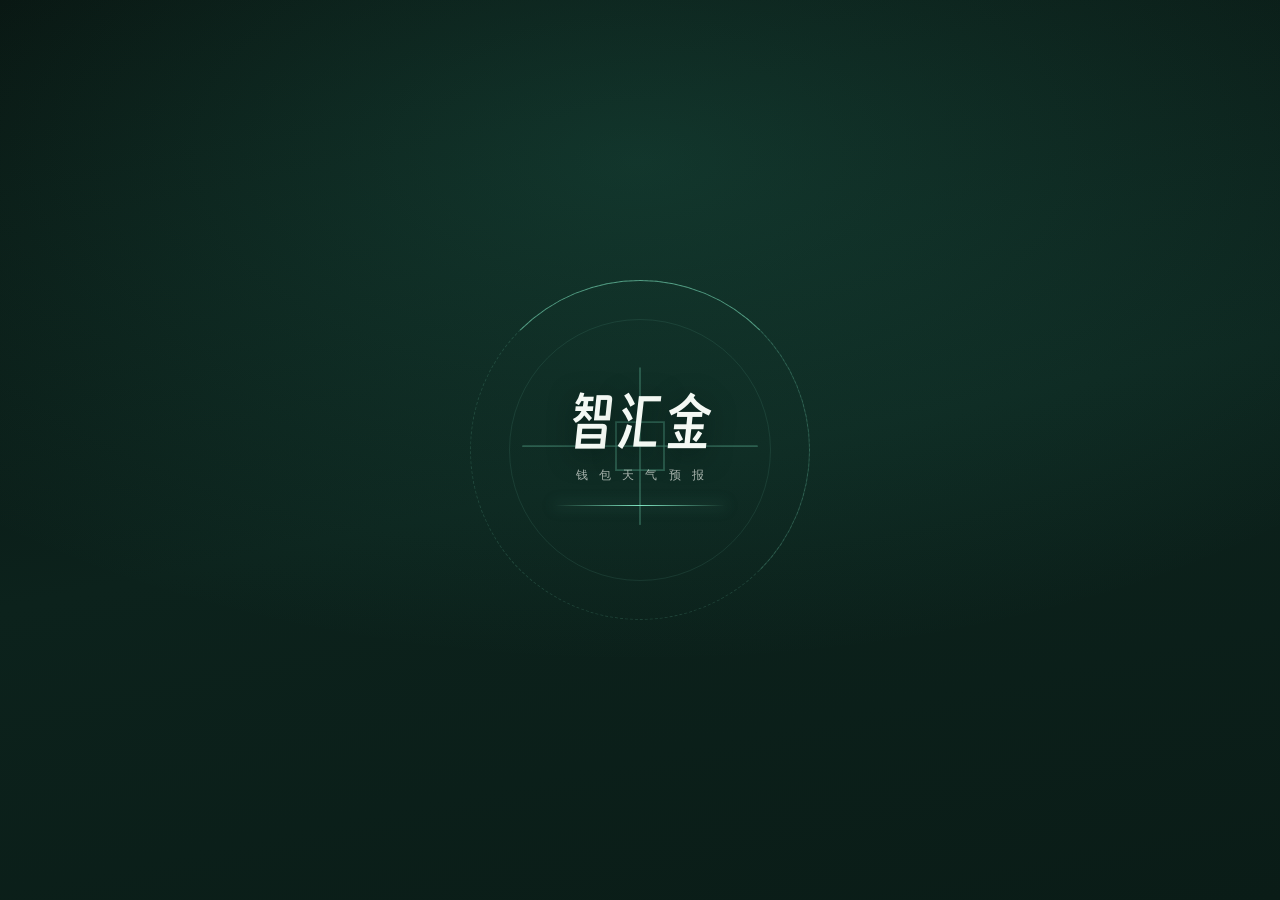
<file: index.html>
<!doctype html>
<html lang="zh-CN">
<head>
  <meta charset="utf-8">
  <meta name="viewport" content="width=device-width, initial-scale=1, viewport-fit=cover">
  <link rel="icon" href="assets/risk-radar.svg" type="image/svg+xml">
  <title>智汇金 · 钱包天气预报</title>
  <style>
    :root {
      --bg: #f3f6f1;
      --surface: #ffffff;
      --surface-2: #edf3ee;
      --ink: #18342f;
      --muted: #50665e;
      --line: #dfe9e2;
      --primary: #166b5b;
      --primary-2: #2f8c78;
      --mint: #dff2eb;
      --cream: #fff8e9;
      --amber: #b77915;
      --amber-soft: #fff0cc;
      --blue: #326ca8;
      --blue-soft: #e6f0fb;
      --danger: #b84a3f;
      --danger-soft: #fbe8e4;
      --shadow: 0 14px 40px rgba(29, 69, 57, .10);
      --radius: 22px;
      --ease-out: cubic-bezier(.16, 1, .3, 1);
      --ease-fluid: cubic-bezier(.22, 1.35, .36, 1);
    }
    * { box-sizing: border-box; }
    @property --weather-border-angle {
      syntax: "<angle>";
      initial-value: 0deg;
      inherits: false;
    }
    html { background: #dfe8df; }
    body {
      margin: 0;
      min-height: 100vh;
      color: var(--ink);
      background:
        linear-gradient(145deg, #dfe8df 0%, #eef4ec 52%, #dfe8df 100%);
      font-family: "Microsoft YaHei", "PingFang SC", "Noto Sans CJK SC", sans-serif;
    }
    button, input, select, textarea { font: inherit; }
    button { cursor: pointer; }
    [hidden] { display: none !important; }
    .device {
      position: relative;
      width: min(100%, 430px);
      min-height: 100vh;
      margin: 0 auto;
      padding-bottom: 88px;
      overflow: hidden;
      background: var(--bg);
      box-shadow: 0 14px 40px rgba(0,0,0,.11);
      transform-origin: 50% 8%;
      transition: transform .44s var(--ease-out), border-radius .44s var(--ease-out), box-shadow .44s var(--ease-out);
    }
    .device.is-sheet-open {
      border-radius: 28px;
      transform: scale(.92);
      box-shadow: 0 32px 80px rgba(0, 0, 0, .24);
    }
    .device.is-drawer-open {
      border-radius: 28px;
      transform: translateX(24px) scale(.94);
      box-shadow: 28px 18px 60px rgba(0, 0, 0, .18);
    }
    .topbar {
      position: sticky;
      top: 0;
      z-index: 35;
      display: flex;
      align-items: center;
      justify-content: space-between;
      padding: 20px 22px 10px;
      transition: padding .3s var(--ease-out), background .3s ease, box-shadow .3s ease;
    }
    .topbar::after {
      content: "";
      position: absolute;
      inset: 0;
      z-index: -1;
      background: rgba(243, 246, 241, .84);
      backdrop-filter: blur(18px) saturate(1.18);
      opacity: 0;
      transition: opacity .28s ease;
      pointer-events: none;
    }
    .topbar.is-compact {
      padding: 10px 18px 9px;
      box-shadow: 0 1px 0 rgba(0, 0, 0, .06), 0 10px 26px rgba(0, 0, 0, .07);
    }
    .topbar.is-compact::after { opacity: 1; }
    .compact-title {
      position: absolute;
      left: 50%;
      top: 50%;
      color: var(--ink);
      font-size: 13px;
      font-weight: 650;
      letter-spacing: -.02em;
      opacity: 0;
      pointer-events: none;
      transform: translate(-50%, -35%) scale(.82);
      transform-origin: center;
      transition: opacity .22s ease, transform .34s var(--ease-spring, cubic-bezier(.22,1.35,.36,1));
    }
    .topbar.is-compact .compact-title {
      opacity: 1;
      transform: translate(-50%, -50%) scale(1);
    }
    .topbar-actions { display: flex; align-items: center; gap: 4px; }
    .more-button {
      width: 38px;
      height: 38px;
      padding: 0;
      border: 0;
      border-radius: 50%;
      background: rgba(255,255,255,.74);
      color: var(--primary);
      font-size: 15px;
      letter-spacing: .08em;
      box-shadow: 0 5px 16px rgba(0,0,0,.06);
    }
    .brand { display: flex; align-items: center; gap: 10px; }
    .brand-mark {
      display: grid;
      place-items: center;
      width: 38px;
      height: 38px;
      border-radius: 13px;
      background: var(--primary);
      color: #fff;
      font-weight: 700;
      font-size: 20px;
      box-shadow: 0 7px 14px rgba(0, 0, 0, .18);
    }
    .brand-copy { display: grid; gap: 1px; }
    .brand-copy strong { font-size: 15px; letter-spacing: .04em; }
    .brand-copy small { font-size: 12px; color: var(--muted); letter-spacing: .06em; }
    .eyebrow { margin: 0; color: var(--muted); font-size: 12px; letter-spacing: .08em; }
    .screen { display: none; padding: 8px 20px 20px; }
    .screen.active { display: block; }
    @keyframes rise { from { opacity: 0; transform: translateY(8px); } to { opacity: 1; transform: translateY(0); } }
    @keyframes screen-enter-right {
      from { opacity: 0; transform: translateX(16px); }
      to { opacity: 1; transform: translateX(0); }
    }
    @keyframes screen-enter-left {
      from { opacity: 0; transform: translateX(-16px); }
      to { opacity: 1; transform: translateX(0); }
    }
    .screen.screen-enter-right { animation: screen-enter-right .3s var(--ease-out); }
    .screen.screen-enter-left { animation: screen-enter-left .3s var(--ease-out); }
    .ghost {
      border: 0;
      background: transparent;
      color: var(--primary);
      padding: 8px 4px;
      font-size: 12px;
    }
    .page-title { margin: 4px 0 6px; font-size: 26px; line-height: 1.25; letter-spacing: -.04em; }
    .page-sub { margin: 0; color: var(--muted); font-size: 12px; line-height: 1.6; }
    .hero {
      min-height: calc(100vh - 110px);
      padding: 24px 24px 34px;
      border-radius: 0 0 34px 34px;
      background: linear-gradient(155deg, #fffdf4 0%, #eaf6ef 65%, #d9eee5 100%);
    }
    .hero .page-title { font-size: 33px; max-width: 320px; margin-top: 24px; }
    .hero-copy { max-width: 310px; color: #526c63; font-size: 13px; line-height: 1.8; }
    .hero-note {
      display: inline-flex;
      gap: 8px;
      align-items: center;
      margin-top: 18px;
      padding: 9px 13px;
      border-radius: 999px;
      background: rgba(255,255,255,.72);
      color: var(--primary);
      font-size: 12px;
    }
    .hero-note span { width: 7px; height: 7px; border-radius: 50%; background: var(--primary); }
    .form-card {
      margin-top: 24px;
      padding: 20px;
      border-radius: 26px;
      background: rgba(255,255,255,.9);
      box-shadow: 0 16px 32px rgba(0, 0, 0, .07);
    }
    .field { display: grid; gap: 7px; margin-bottom: 15px; }
    .field label { color: #566e66; font-size: 12px; }
    .field input, .field select, .record-form input, .record-form select, .pause-form input {
      width: 100%;
      border: 1px solid #dce9e1;
      border-radius: 13px;
      background: #f8fbf8;
      color: var(--ink);
      padding: 12px 13px;
      outline: none;
    }
    .field input:focus, .field select:focus, .record-form input:focus, .record-form select:focus, .pause-form input:focus {
      border-color: var(--primary-2);
      box-shadow: 0 0 0 3px rgba(47,140,120,.12);
    }
    .field-row { display: grid; grid-template-columns: 1fr 1fr; gap: 10px; }
    /* 字段级错误：不依赖 2 秒就消失的 toast */
    .field input.field-error, .field select.field-error {
      border-color: #c2453d;
      background: #fdf6f5;
      box-shadow: 0 0 0 3px rgba(194,69,61,.12);
    }
    /* 鼠标设备没有「松手吸附」这回事，隐藏手势提示 */
    @media (hover: hover) and (pointer: fine) {
      #chartSwipeHint { display: none; }
    }
    .primary, .secondary, .pill-button, .tab {
      border: 0;
      border-radius: 13px;
      padding: 12px 15px;
      transition: transform .16s ease, box-shadow .16s ease, background .16s ease;
    }
    .primary { background: var(--primary); color: #fff; box-shadow: 0 9px 18px rgba(0,0,0,.15); }
    .primary:hover, .secondary:hover, .pill-button:hover, .tab:hover { transform: translateY(-1px); }
    .primary:active, .secondary:active, .pill-button:active, .tab:active { transform: translateY(0); }
    .secondary { background: var(--mint); color: var(--primary); }
    .wide { width: 100%; }
    .button-row { display: flex; gap: 10px; flex-wrap: wrap; }
    .button-row > * { flex: 1 1 135px; }
    .home-head {
      display: flex;
      justify-content: space-between;
      align-items: flex-start;
      gap: 12px;
      padding-top: 8px;
      transform-origin: left top;
      will-change: transform, opacity;
    }
    .home-head .page-title {
      transform-origin: left center;
      will-change: transform, opacity;
    }
    .weather-stage {
      transform-origin: center top;
      will-change: transform;
    }
    .refresh {
      border: 0;
      width: 38px;
      height: 38px;
      border-radius: 50%;
      background: var(--surface);
      color: var(--primary);
      font-size: 18px;
      box-shadow: 0 5px 16px rgba(0,0,0,.07);
    }
    .weather-card {
      --rx: 0deg;
      --ry: 0deg;
      --mx: 50%;
      --my: 35%;
      position: relative;
      overflow: hidden;
      margin-top: 14px;
      padding: 20px;
      border-radius: 28px;
      color: #fff;
      box-shadow: 0 16px 28px rgba(0,0,0,.16);
      transform: rotateX(var(--rx)) rotateY(var(--ry)) translateZ(0);
      transform-style: preserve-3d;
      transform-origin: center;
      cursor: pointer;
      touch-action: pan-y;
      will-change: transform;
      transition: transform .2s cubic-bezier(.16,1,.3,1), box-shadow .2s ease;
      animation: weather-depth 5.6s ease-in-out infinite;
    }
    .weather-card.is-tracking {
      transition: none;
    }
    .weather-card::before {
      --weather-border-angle: 0deg;
      content: "";
      position: absolute;
      z-index: 3;
      inset: 0;
      padding: 1px;
      border-radius: inherit;
      background: conic-gradient(from var(--weather-border-angle), rgba(255,255,255,.05), rgba(235,255,192,.82), rgba(255,255,255,.08) 38%, rgba(190,235,222,.64), rgba(255,255,255,.05));
      -webkit-mask: linear-gradient(#000 0 0) content-box, linear-gradient(#000 0 0);
      -webkit-mask-composite: xor;
      mask-composite: exclude;
      pointer-events: none;
      animation: weather-border-spin 7s linear infinite;
    }
    .weather-card::after {
      content: "";
      position: absolute;
      z-index: 0;
      inset: 0;
      border-radius: inherit;
      background:
        radial-gradient(circle at var(--mx) var(--my), rgba(255,255,255,.16), transparent 29%),
        radial-gradient(circle at 86% 16%, rgba(255,255,255,.08), transparent 27%);
      pointer-events: none;
    }
    .weather-card > * { position: relative; z-index: 1; }
    .weather-card::before,
    .weather-card::after { will-change: transform, opacity, background; }
    .weather-card [id] { pointer-events: none; }
    .weather-card {
      background-image: linear-gradient(135deg, #0f5548, #0a3f37);
    }
    .weather-cloudy {
      background-image: linear-gradient(135deg, #355a70, #233f52);
    }
    .weather-rain {
      background-image: linear-gradient(135deg, #274d6d, #19364f);
    }
    .weather-storm {
      background-image: linear-gradient(135deg, #533643, #2f242a);
    }
    @keyframes weather-border-spin { to { --weather-border-angle: 360deg; } }
    @keyframes weather-depth {
      0%, 100% { box-shadow: 0 14px 25px rgba(0,0,0,.14); }
      50% { box-shadow: 0 22px 38px rgba(0,0,0,.22); }
    }
    .weather-top { position: relative; z-index: 1; display: flex; justify-content: space-between; align-items: center; }
    .weather-icon { font-size: 34px; margin-right: 8px; vertical-align: middle; }
    .weather-label { font-size: 13px; color: rgba(255,255,255,.82); }
    .confidence {
      padding: 5px 9px;
      border-radius: 999px;
      background: rgba(255,255,255,.16);
      font-size: 12px;
      color: rgba(255,255,255,.85);
    }
    .weather-headline { position: relative; z-index: 1; margin: 16px 0 4px; font-size: 23px; letter-spacing: -.04em; }
    .weather-sub { position: relative; z-index: 1; margin: 0; max-width: 280px; color: rgba(255,255,255,.78); font-size: 12px; line-height: 1.6; }
    .weather-metrics { position: relative; z-index: 1; display: flex; gap: 20px; margin-top: 18px; padding-top: 16px; border-top: 1px solid rgba(255,255,255,.18); }
    .weather-metric small { display: block; color: rgba(255,255,255,.65); font-size: 12px; margin-bottom: 4px; }
    .weather-metric strong { display: block; font-size: 15px; }
    .card {
      margin-top: 14px;
      padding: 17px;
      border: 1px solid rgba(220, 233, 225, .8);
      border-radius: var(--radius);
      background: var(--surface);
      box-shadow: 0 7px 22px rgba(0,0,0,.045);
    }
    .card-head { display: flex; align-items: center; justify-content: space-between; gap: 10px; margin-bottom: 10px; }
    .card-title { font-size: 13px; font-weight: 600; }
    .card-meta { color: var(--muted); font-size: 12px; }
    .chart-wrap { min-height: 190px; overflow: hidden; }
    .chart-readout { display: flex; align-items: flex-end; justify-content: space-between; gap: 12px; margin: 8px 0 4px; }
    .chart-readout strong {
      display: block;
      font-family: Georgia, serif;
      font-size: 25px;
      font-weight: 400;
      letter-spacing: -.035em;
      font-variant-numeric: tabular-nums;
    }
    .chart-readout small { color: var(--muted); font-size: 12px; }
    .chart-readout span:last-child { color: var(--muted); font-size: 12px; white-space: nowrap; }
    .chart-readout-side { display: grid; justify-items: end; gap: 3px; text-align: right; }
    .chart-readout-side small { color: var(--muted); font-size: 11px; }
    .chart-viewport {
      position: relative;
      overflow-x: auto;
      overscroll-behavior-x: contain;
      scroll-snap-type: x mandatory;
      scroll-behavior: smooth;
      scrollbar-width: none;
      touch-action: pan-x;
      cursor: grab;
    }
    .chart-viewport:active { cursor: grabbing; }
    .chart-viewport::-webkit-scrollbar { display: none; }
    .chart-track { position: relative; width: 760px; height: 145px; }
    #balanceChart { display: block; width: 760px; height: 140px; overflow: visible; }
    .chart-point-layer { position: absolute; inset: 0; z-index: 2; pointer-events: none; }
    .chart-point {
      position: absolute;
      width: 38px;
      height: 38px;
      padding: 0;
      border: 0;
      border-radius: 50%;
      background: transparent;
      transform: translate(-50%, -50%);
      pointer-events: auto;
      scroll-snap-align: center;
    }
    .chart-point::after {
      content: "";
      position: absolute;
      inset: 13px;
      border: 2px solid #fff;
      border-radius: 50%;
      background: var(--primary);
      box-shadow: 0 3px 8px rgba(0,0,0,.16);
      transition: transform .2s ease, box-shadow .2s ease;
    }
    .chart-point.active::after {
      transform: scale(1.35);
      box-shadow: 0 0 0 7px rgba(0,0,0,.055), 0 5px 12px rgba(0,0,0,.2);
    }
    .chart-foot { display: flex; justify-content: space-between; color: var(--muted); font-size: 12px; }
    .origin-menu {
      position: fixed;
      z-index: 56;
      width: 212px;
      padding: 8px;
      border: 1px solid rgba(200, 218, 208, .9);
      border-radius: 18px;
      background: rgba(252, 254, 252, .96);
      box-shadow: 0 22px 55px rgba(0, 0, 0, .2);
      backdrop-filter: blur(18px);
      opacity: 0;
      visibility: hidden;
      pointer-events: none;
      transform: scale(.16) translateY(-4px);
      transform-origin: var(--menu-origin-x, 100%) var(--menu-origin-y, 0%);
      transition: opacity .16s ease, transform .24s var(--ease-spring), visibility 0s linear .24s;
    }
    .origin-menu.open {
      opacity: 1;
      visibility: visible;
      pointer-events: auto;
      transform: scale(1) translateY(0);
      transition: opacity .16s ease, transform .3s var(--ease-spring), visibility 0s;
    }
    .origin-menu button {
      display: flex;
      width: 100%;
      align-items: center;
      gap: 10px;
      padding: 11px 10px;
      border: 0;
      border-radius: 12px;
      background: transparent;
      color: var(--ink);
      text-align: left;
      font-size: 12px;
    }
    .origin-menu button:hover,
    .origin-menu button:focus-visible { background: var(--surface-2); }
    .origin-menu b {
      display: grid;
      flex: 0 0 auto;
      width: 27px;
      height: 27px;
      place-items: center;
      border-radius: 9px;
      background: var(--mint);
      color: var(--primary);
      font-size: 13px;
    }
    .context-tip {
      position: relative;
      z-index: 8;
      display: grid;
      grid-template-columns: 1fr auto;
      gap: 10px;
      align-items: start;
      margin: 12px 10px -2px;
      padding: 12px 12px 12px 14px;
      border: 1px solid #cce5da;
      border-radius: 15px;
      background: #f7fff9;
      color: #315d50;
      box-shadow: 0 12px 28px rgba(0, 0, 0, .1);
      font-size: 12px;
      line-height: 1.55;
      opacity: 0;
      transform: translateY(8px) scale(.97);
      transform-origin: 50% 0;
      pointer-events: none;
      transition: opacity .2s ease, transform .3s var(--ease-spring);
    }
    .context-tip::before {
      content: "";
      position: absolute;
      top: -7px;
      left: var(--tip-x, 50%);
      width: 12px;
      height: 12px;
      border-top: 1px solid #cce5da;
      border-left: 1px solid #cce5da;
      background: #f7fff9;
      transform: translateX(-50%) rotate(45deg);
    }
    .context-tip.show { opacity: 1; pointer-events: auto; transform: translateY(0) scale(1); }
    .context-tip button { border: 0; background: transparent; color: var(--primary); font-size: 15px; padding: 0 2px; }
    .settlement {
      position: relative;
      z-index: 7;
      margin-top: 13px;
    }
    .settlement-list {
      display: grid;
      gap: 8px;
      max-height: 0;
      overflow: hidden;
      opacity: 0;
      transform: translateY(10px) scaleY(.92);
      transform-origin: bottom;
      transition: max-height .38s var(--ease-out), opacity .2s ease, transform .34s var(--ease-spring), padding .3s ease;
    }
    .settlement.expanded .settlement-list {
      max-height: 190px;
      padding-bottom: 8px;
      opacity: 1;
      transform: translateY(0) scaleY(1);
    }
    .settlement-row {
      display: flex;
      justify-content: space-between;
      gap: 12px;
      padding: 9px 12px;
      border-radius: 12px;
      background: rgba(255,255,255,.82);
      color: var(--muted);
      font-size: 12px;
    }
    .settlement-row strong { color: var(--ink); font-variant-numeric: tabular-nums; }
    .settlement-bar {
      display: flex;
      width: 100%;
      align-items: center;
      justify-content: space-between;
      gap: 12px;
      padding: 13px 14px;
      border: 1px solid #d5e7dc;
      border-radius: 16px;
      background: rgba(255,255,255,.9);
      color: var(--ink);
      text-align: left;
      box-shadow: 0 8px 21px rgba(0,0,0,.045);
    }
    .settlement-bar small { display: block; margin-top: 2px; color: var(--muted); font-size: 12px; }
    .settlement-bar strong { color: var(--primary); font-size: 15px; font-variant-numeric: tabular-nums; }
    .settlement-chevron { display: inline-block; margin-left: 6px; transition: transform .3s var(--ease-spring); }
    .settlement.expanded .settlement-chevron { transform: rotate(180deg); }
    .insight-switcher {
      margin-top: 14px;
      padding: 7px;
      border: 1px solid rgba(220,233,225,.9);
      border-radius: 20px;
      background: rgba(255,255,255,.78);
      box-shadow: 0 8px 22px rgba(0,0,0,.04);
    }
    .segment-tabs {
      position: relative;
      display: grid;
      grid-template-columns: repeat(3, 1fr);
      height: 36px;
      touch-action: pan-y;
      user-select: none;
    }
    .segment-tabs button {
      position: relative;
      z-index: 1;
      border: 0;
      border-radius: 12px;
      background: transparent;
      color: var(--muted);
      font-size: 12px;
      transition: color .28s ease, font-weight .28s ease;
    }
    .segment-tabs button.active { color: var(--primary); font-weight: 650; }
    .segment-thumb {
      position: absolute;
      z-index: 0;
      top: 1px;
      left: 0;
      width: calc(33.333% - 4px);
      height: 34px;
      border-radius: 12px;
      background: var(--mint);
      box-shadow: inset 0 0 0 1px rgba(22,107,91,.05);
      transform-origin: center;
      pointer-events: none;
    }
    .segment-viewport { overflow: hidden; border-radius: 12px; }
    .segment-track { display: flex; transform: translateX(0); will-change: transform; }
    .segment-panel {
      flex: 0 0 100%;
      padding: 13px 7px 7px;
      color: #46645a;
      font-size: 12px;
      line-height: 1.65;
    }
    .segment-panel strong { display: block; color: var(--ink); font-size: 13px; margin-bottom: 3px; }
    .segment-metrics { display: flex; gap: 16px; margin-top: 8px; }
    .segment-metrics span { color: var(--muted); font-size: 12px; }
    .segment-metrics b { display: block; margin-top: 2px; color: var(--ink); font-size: 13px; font-variant-numeric: tabular-nums; }
    .risk-strip {
      display: flex;
      gap: 11px;
      align-items: flex-start;
      margin-top: 14px;
      padding: 14px 15px;
      border-radius: 17px;
      background: var(--amber-soft);
      color: #71520e;
      font-size: 12px;
      line-height: 1.6;
    }
    .risk-strip strong { display: block; font-size: 12px; margin-bottom: 2px; }
    .quick-grid { display: grid; grid-template-columns: repeat(2, 1fr); gap: 10px; margin-top: 14px; }
    .quick {
      border: 0;
      text-align: left;
      padding: 15px;
      border-radius: 18px;
      background: var(--surface);
      color: var(--ink);
      box-shadow: 0 6px 18px rgba(0,0,0,.05);
    }
    .quick span { display: block; font-size: 20px; margin-bottom: 12px; }
    .quick strong { display: block; font-size: 12px; }
    .quick small { display: block; color: var(--muted); margin-top: 4px; font-size: 12px; }
    .section-head { display: flex; justify-content: space-between; align-items: center; margin-top: 22px; margin-bottom: 9px; }
    .section-head h2 { margin: 0; font-size: 15px; }
    .link-button { border: 0; background: transparent; color: var(--primary); font-size: 12px; }
    .task-list { display: grid; gap: 8px; }
    .task {
      display: flex;
      gap: 11px;
      align-items: flex-start;
      width: 100%;
      padding: 13px;
      border: 1px solid var(--line);
      border-radius: 16px;
      background: var(--surface);
      text-align: left;
      color: var(--ink);
      transition: border-color .16s ease, box-shadow .18s ease, transform .18s var(--ease-out, cubic-bezier(.16,1,.3,1));
    }
    .task:hover { border-color: #b8d7cb; }
    .task-main {
      display: flex;
      flex: 1;
      gap: 11px;
      align-items: flex-start;
      min-width: 0;
      padding: 0;
      border: 0;
      background: transparent;
      color: inherit;
      text-align: left;
    }
    .task-check {
      flex: 0 0 auto;
      display: grid;
      place-items: center;
      width: 22px;
      height: 22px;
      margin-top: 1px;
      border: 1px solid #bdd3ca;
      border-radius: 50%;
      color: transparent;
      font-size: 12px;
    }
    .task.done .task-check { background: var(--primary); border-color: var(--primary); color: #fff; }
    .task.done .task-title { color: var(--muted); text-decoration: line-through; }
    .task-title { font-size: 12px; line-height: 1.45; }
    .task-source { display: block; margin-top: 3px; color: var(--muted); font-size: 12px; }
    .safety-mini { display: flex; gap: 13px; align-items: center; }
    .safety-mini-icon { display: grid; place-items: center; flex: 0 0 auto; width: 41px; height: 41px; border-radius: 14px; background: var(--blue-soft); color: var(--blue); font-size: 20px; }
    .safety-mini-copy { min-width: 0; }
    .safety-mini-copy strong { display: block; font-size: 12px; line-height: 1.45; }
    .safety-mini-copy span { display: block; color: var(--muted); font-size: 12px; margin-top: 3px; }
    .empty { padding: 20px 12px; text-align: center; color: var(--muted); font-size: 12px; line-height: 1.7; }
    .today-head { display: flex; justify-content: space-between; gap: 12px; align-items: flex-end; padding-top: 8px; }
    .progress-ring { display: grid; place-items: center; width: 58px; height: 58px; border-radius: 50%; background: conic-gradient(var(--primary) var(--progress, 0%), #dcece5 0); color: var(--primary); position: relative; font-size: 13px; font-weight: 600; }
    .progress-ring::after { content: ""; position: absolute; inset: 6px; border-radius: 50%; background: var(--bg); }
    .progress-ring span { position: relative; z-index: 1; }
    .today-note { margin: 16px 0 11px; padding: 12px 14px; border-radius: 15px; background: var(--mint); color: #356b5d; font-size: 12px; line-height: 1.6; }
    .today-list .task { padding: 15px; }
    .task-actions { display: flex; gap: 6px; margin-left: auto; }
    .mini-action { border: 0; border-radius: 9px; padding: 7px 9px; background: var(--surface-2); color: var(--primary); font-size: 12px; }
    .search-row { display: flex; gap: 8px; margin-top: 15px; }
    .search-row input { flex: 1; min-width: 0; border: 1px solid var(--line); border-radius: 14px; padding: 12px 13px; background: var(--surface); outline: none; }
    .search-row .secondary { flex: 0 0 auto; padding: 11px 13px; font-size: 12px; }
    .category-picker { position: relative; z-index: 14; margin-top: 12px; }
    .category-trigger {
      display: flex;
      width: 100%;
      align-items: center;
      justify-content: space-between;
      padding: 11px 13px;
      border: 1px solid var(--line);
      border-radius: 14px;
      background: var(--surface);
      color: var(--ink);
      font-size: 12px;
    }
    .category-trigger span { flex: 1; text-align: center; }
    .category-trigger small { color: var(--muted); font-size: 12px; }
    .category-panel {
      position: absolute;
      top: calc(100% + 7px);
      left: 0;
      right: 0;
      display: grid;
      grid-template-columns: repeat(2, 1fr);
      gap: 7px;
      padding: 9px;
      border: 1px solid var(--line);
      border-radius: 17px;
      background: rgba(255,255,255,.98);
      box-shadow: 0 18px 40px rgba(0,0,0,.15);
      opacity: 0;
      visibility: hidden;
      pointer-events: none;
      transform: translateY(-7px) scaleY(.82);
      transform-origin: top;
      transition: opacity .18s ease, transform .3s var(--ease-spring), visibility 0s linear .3s;
    }
    .category-picker.open .category-panel {
      opacity: 1;
      visibility: visible;
      pointer-events: auto;
      transform: translateY(0) scaleY(1);
      transition: opacity .18s ease, transform .3s var(--ease-spring), visibility 0s;
    }
    .category-panel .chip { width: 100%; text-align: center; }
    .chip-row { display: flex; gap: 7px; padding: 12px 0 4px; overflow-x: auto; scrollbar-width: none; }
    .chip-row::-webkit-scrollbar { display: none; }
    .chip { flex: 0 0 auto; border: 1px solid var(--line); border-radius: 999px; background: var(--surface); color: var(--muted); padding: 8px 11px; font-size: 12px; }
    .chip.active { border-color: var(--primary); background: var(--primary); color: #fff; }
    .safety-actions { display: grid; grid-template-columns: 1fr 1fr; gap: 9px; margin: 15px 0 4px; }
    .safety-actions .quick { padding: 14px; }
    .knowledge-list { display: grid; gap: 8px; margin-top: 9px; }
    .knowledge-item {
      border: 1px solid var(--line);
      border-radius: 16px;
      background: var(--surface);
      padding: 13px;
      text-align: left;
      color: var(--ink);
      transform-origin: center;
      transition: transform .24s cubic-bezier(.16,1,.3,1), border-color .18s ease, box-shadow .24s ease;
    }
    .knowledge-item:hover { border-color: #b8d7cb; }
    .knowledge-item.is-focused {
      border-color: #b8d7cb;
      transform: scale(1.016);
      box-shadow: 0 10px 24px rgba(0,0,0,.08);
    }
    .knowledge-item strong { display: block; font-size: 12px; line-height: 1.5; }
    .knowledge-item small { display: block; margin-top: 5px; color: var(--muted); font-size: 12px; line-height: 1.5; }
    .tag { display: inline-block; margin-top: 7px; padding: 3px 7px; border-radius: 999px; background: var(--blue-soft); color: var(--blue); font-size: 12px; }
    .profile-summary { display: grid; grid-template-columns: 1fr 1fr; gap: 9px; margin-top: 16px; }
    .summary-tile { padding: 15px; border-radius: 18px; background: var(--surface); border: 1px solid var(--line); }
    .summary-tile small { display: block; color: var(--muted); font-size: 12px; margin-bottom: 7px; }
    .summary-tile strong { font-size: 18px; }
    .profile-section { margin-top: 20px; }
    .profile-section h2 { margin: 0 0 9px; font-size: 14px; }
    .demo-row { display: flex; gap: 7px; flex-wrap: wrap; }
    .demo-button { border: 1px solid var(--line); border-radius: 11px; background: var(--surface); color: var(--ink); padding: 9px 11px; font-size: 12px; }
    .demo-button:hover { border-color: var(--primary); color: var(--primary); }
    .settings-list { display: grid; gap: 8px; }
    .setting { display: flex; justify-content: space-between; align-items: center; padding: 13px 14px; border: 1px solid var(--line); border-radius: 15px; background: var(--surface); font-size: 12px; }
    .setting small { display: block; margin-top: 3px; color: var(--muted); font-size: 12px; }
    .motion-link { color: inherit; text-decoration: none; }
    .danger { color: var(--danger); }
    .stagger-pending {
      opacity: 0;
      transform: translateY(12px) scale(.99);
    }
    .stagger-in {
      opacity: 1;
      transform: translateY(0) scale(1);
      transition: opacity .32s ease, transform .48s cubic-bezier(.16,1,.3,1);
      transition-delay: min(calc(var(--stagger-index, 0) * 55ms), 275ms);
    }
    .physical-press { will-change: transform; }
    .physical-press.pressing {
      box-shadow: inset 0 4px 10px rgba(0,0,0,.17), 0 4px 10px rgba(0,0,0,.08);
    }
    .radar-visual {
      position: relative;
      display: block;
      width: 100%;
      height: 142px;
      overflow: hidden;
      margin: 14px 0 2px;
      padding: 0;
      border: 1px solid rgba(255,255,255,.18);
      border-radius: 20px;
      background: #0b463b;
      box-shadow: 0 10px 24px rgba(0,0,0,.09);
    }
    .radar-visual img { width: 100%; height: 100%; object-fit: cover; }
    .radar-visual span {
      position: absolute;
      right: 12px;
      bottom: 12px;
      padding: 6px 9px;
      border: 1px solid rgba(255,255,255,.22);
      border-radius: 999px;
      background: rgba(9,36,30,.58);
      color: #fff;
      font-size: 12px;
      backdrop-filter: blur(8px);
    }
    .card-detail-overlay {
      background: rgba(9, 35, 29, .66);
      backdrop-filter: blur(9px);
      display: grid;
      place-items: center;
      padding: 18px;
    }
    .card-detail-panel {
      width: 100%;
      max-height: calc(100vh - 36px);
      overflow: auto;
      border-radius: 27px;
      background: var(--bg);
      box-shadow: 0 30px 80px rgba(0,0,0,.3);
      transform-origin: center;
    }
    .card-detail-panel .overlay-head { position: sticky; top: 0; z-index: 2; padding: 16px 18px 11px; background: rgba(243,246,241,.94); backdrop-filter: blur(14px); }
    .card-detail-panel #cardContent { padding: 0 16px 18px; }
    .card-detail-panel .detail-card { box-shadow: none; }
    .tabbar {
      position: fixed;
      bottom: 0;
      left: 50%;
      z-index: 20;
      display: grid;
      grid-template-columns: repeat(4, 1fr);
      width: min(100%, 430px);
      transform: translateX(-50%);
      padding: 8px 12px calc(8px + env(safe-area-inset-bottom));
      border-top: 1px solid rgba(219, 231, 223, .75);
      background: rgba(255,255,255,.92);
      backdrop-filter: blur(16px);
    }
    .tab-ink {
      position: absolute;
      z-index: 0;
      bottom: 10px;
      left: 0;
      width: 0;
      height: 34px;
      border-radius: 12px;
      background: var(--mint);
      box-shadow: inset 0 0 0 1px rgba(22,107,91,.05);
      pointer-events: none;
      will-change: transform, width;
    }
    .tab { position: relative; z-index: 1; border: 0; background: transparent; color: #5f726b; font-size: 12px; padding: 7px 3px; display: grid; gap: 4px; justify-items: center; transition: color .32s ease; }
    .tab span { display: grid; place-items: center; width: 25px; height: 25px; border-radius: 9px; font-size: 15px; transform-origin: center; transition: transform .32s var(--ease-spring); }
    .tab.active { color: var(--primary); font-weight: 600; }
    .tab.active span { background: transparent; }
    .overlay {
      position: fixed;
      inset: 0;
      z-index: 40;
      left: 50%;
      width: min(100%, 430px);
      overflow: auto;
      transform: translateX(-50%);
      background: var(--bg);
      padding: 18px 20px 34px;
    }
    .overlay-head { display: flex; align-items: center; gap: 10px; margin-bottom: 20px; }
    .back { border: 0; width: 34px; height: 34px; border-radius: 12px; background: var(--surface); color: var(--primary); font-size: 18px; }
    .overlay-head strong { font-size: 15px; }
    .detail-card { padding: 20px; border-radius: 23px; background: var(--surface); box-shadow: 0 9px 24px rgba(0,0,0,.055); }
    .detail-card h2 { margin: 0 0 8px; font-size: 21px; line-height: 1.4; }
    .detail-card .lead { color: var(--muted); font-size: 12px; line-height: 1.7; }
    .detail-block { margin-top: 20px; }
    .detail-block h3 { margin: 0 0 9px; font-size: 13px; }
    .detail-block ul { margin: 0; padding-left: 18px; color: #526b62; font-size: 12px; line-height: 1.9; }
    .source { margin-top: 18px; padding-top: 13px; border-top: 1px solid var(--line); color: var(--muted); font-size: 12px; line-height: 1.6; }
    .ai-box { margin-top: 12px; }
    .ai-answer { margin-top: 16px; padding: 17px; border-radius: 19px; background: var(--surface); border: 1px solid var(--line); font-size: 12px; line-height: 1.75; }
    .ai-answer h3 { margin: 0 0 7px; font-size: 15px; }
    .ai-answer .refusal { color: var(--danger); }
    .example-row { display: flex; gap: 7px; flex-wrap: wrap; margin-top: 11px; }
    .example { border: 1px solid var(--line); border-radius: 999px; padding: 7px 10px; background: var(--surface); color: var(--primary); font-size: 12px; }
    .option-list { display: grid; gap: 8px; margin-top: 15px; }
    .option { border: 1px solid var(--line); border-radius: 13px; background: #fbfdfb; padding: 12px; text-align: left; color: var(--ink); font-size: 12px; line-height: 1.55; }
    .option.correct { border-color: var(--primary); background: var(--mint); }
    .option.wrong { border-color: var(--danger); background: var(--danger-soft); }
    .feedback { margin-top: 13px; padding: 13px; border-radius: 14px; background: var(--surface-2); color: #526b62; font-size: 12px; line-height: 1.7; }
    .check-list { display: grid; gap: 8px; margin-top: 15px; }
    .check-item { display: flex; gap: 11px; align-items: flex-start; padding: 13px; border: 1px solid var(--line); border-radius: 14px; background: var(--surface); color: var(--ink); font-size: 12px; line-height: 1.55; }
    .check-item input { width: 17px; height: 17px; accent-color: var(--primary); }
    .check-item.checked { background: #f3faf6; border-color: #c7e4d8; }
    .modal {
      position: fixed;
      inset: 0;
      z-index: 60;
      display: grid;
      align-items: end;
      background: rgba(18,43,35,.35);
    }
    .sheet {
      width: min(100%, 430px);
      max-height: 86vh;
      overflow: auto;
      margin: 0 auto;
      padding: 20px 20px calc(24px + env(safe-area-inset-bottom));
      border-radius: 28px 28px 0 0;
      background: var(--bg);
      box-shadow: 0 -15px 35px rgba(0,0,0,.14);
      transform-origin: top left;
      will-change: transform;
    }
    .sheet.is-dragging { touch-action: none; }
    .sheet-head {
      position: relative;
      display: flex;
      align-items: center;
      justify-content: space-between;
      margin-bottom: 17px;
      padding-top: 7px;
      cursor: grab;
      touch-action: none;
    }
    .sheet-head::before {
      content: "";
      position: absolute;
      top: -3px;
      left: 50%;
      width: 42px;
      height: 4px;
      border-radius: 999px;
      background: #bdcbc5;
      transform: translateX(-50%);
    }
    .sheet-head strong { font-size: 18px; }
    .record-tabs { display: grid; grid-template-columns: 1fr 1fr; gap: 6px; padding: 4px; border-radius: 13px; background: var(--surface-2); margin-bottom: 14px; }
    .record-tab { border: 0; border-radius: 10px; padding: 9px; background: transparent; color: var(--muted); font-size: 12px; }
    .record-tab.active { background: var(--surface); color: var(--primary); box-shadow: 0 3px 10px rgba(0,0,0,.055); }
    .record-form { display: grid; gap: 12px; }
    .record-form label { display: grid; gap: 6px; color: var(--muted); font-size: 12px; }
    .date-field { position: relative; display: grid; gap: 6px; color: var(--muted); font-size: 12px; }
    .date-trigger {
      display: flex;
      width: 100%;
      align-items: center;
      justify-content: space-between;
      padding: 12px 13px;
      border: 1px solid #dce9e1;
      border-radius: 13px;
      background: #f8fbf8;
      color: var(--ink);
      text-align: left;
    }
    .date-trigger span:last-child { color: var(--primary); font-size: 12px; }
    .calendar-popover {
      position: absolute;
      z-index: 4;
      top: calc(100% + 7px);
      left: 0;
      width: 100%;
      padding: 13px;
      border: 1px solid var(--line);
      border-radius: 18px;
      background: var(--surface);
      box-shadow: 0 20px 48px rgba(0,0,0,.18);
      opacity: 0;
      visibility: hidden;
      pointer-events: none;
      transform: translateY(-8px) scale(.96);
      transform-origin: top;
      transition: opacity .18s ease, transform .3s var(--ease-spring), visibility 0s linear .3s;
    }
    .date-field.open .calendar-popover {
      opacity: 1;
      visibility: visible;
      pointer-events: auto;
      transform: translateY(0) scale(1);
      transition: opacity .18s ease, transform .3s var(--ease-spring), visibility 0s;
    }
    .calendar-head { display: flex; align-items: center; justify-content: space-between; margin-bottom: 9px; color: var(--ink); font-size: 12px; }
    .calendar-head button { width: 30px; height: 30px; border: 0; border-radius: 9px; background: var(--surface-2); color: var(--primary); }
    .calendar-week, .calendar-grid { display: grid; grid-template-columns: repeat(7, 1fr); gap: 3px; }
    .calendar-week span { padding: 5px 0; color: var(--muted); text-align: center; font-size: 12px; }
    .calendar-grid button {
      aspect-ratio: 1;
      border: 0;
      border-radius: 9px;
      background: transparent;
      color: var(--ink);
      font-size: 12px;
      font-variant-numeric: tabular-nums;
    }
    .calendar-grid button:hover { background: var(--surface-2); }
    .calendar-grid button.is-today { box-shadow: inset 0 0 0 1px #bcdccf; }
    .calendar-grid button.is-selected { background: var(--primary); color: #fff; }
    .calendar-grid .calendar-blank { visibility: hidden; }
    .drawer-scrim {
      position: fixed;
      inset: 0;
      z-index: 88;
      background: rgba(9, 30, 25, .34);
      opacity: 0;
      visibility: hidden;
      pointer-events: none;
      transition: opacity .34s ease, visibility 0s linear .34s;
    }
    .drawer-scrim.open {
      opacity: 1;
      visibility: visible;
      pointer-events: auto;
      transition: opacity .34s ease, visibility 0s;
    }
    .decision-drawer {
      position: fixed;
      z-index: 90;
      top: 0;
      bottom: 0;
      left: max(0px, calc(50% - 215px));
      width: min(84vw, 320px);
      padding: 24px 18px calc(24px + env(safe-area-inset-bottom));
      border-radius: 0 28px 28px 0;
      background: #f8fbf7;
      box-shadow: 24px 0 60px rgba(0,0,0,.22);
      transform: translateX(-108%);
      transition: transform .44s var(--ease-out);
    }
    .decision-drawer.open { transform: translateX(0); }
    .drawer-head { display: flex; align-items: center; justify-content: space-between; margin-bottom: 25px; }
    .drawer-head h2 { margin: 0; font-size: 22px; letter-spacing: -.035em; }
    .drawer-close { width: 36px; height: 36px; border: 0; border-radius: 50%; background: var(--surface-2); color: var(--primary); font-size: 18px; }
    .drawer-copy { margin: -12px 0 20px; color: var(--muted); font-size: 12px; line-height: 1.7; }
    .drawer-actions { display: grid; gap: 8px; }
    .drawer-action {
      display: flex;
      align-items: center;
      justify-content: space-between;
      gap: 12px;
      padding: 13px 14px;
      border: 1px solid var(--line);
      border-radius: 15px;
      background: var(--surface);
      color: var(--ink);
      text-align: left;
      font-size: 12px;
    }
    .drawer-action span:last-child { color: var(--primary); }
    .pause-result { margin-top: 16px; padding: 16px; border-radius: 17px; background: var(--amber-soft); color: #71520e; font-size: 12px; line-height: 1.75; }
    .pause-result.high { background: var(--danger-soft); color: #8d332a; }
    .toast {
      position: fixed;
      left: 50%;
      bottom: 102px;
      z-index: 80;
      max-width: 80%;
      transform: translateX(-50%) translateY(8px);
      padding: 10px 14px;
      border-radius: 12px;
      background: #17352e;
      color: #fff;
      font-size: 12px;
      opacity: 0;
      pointer-events: none;
      transition: opacity .2s ease, transform .2s ease;
    }
    .toast.show { opacity: 1; transform: translateX(-50%) translateY(0); }
    .confirm-layer {
      position: fixed;
      inset: 0;
      z-index: 100;
      display: grid;
      place-items: center;
      padding: 24px;
      background: rgba(8, 31, 24, .52);
      backdrop-filter: blur(7px);
    }
    .confirm-panel {
      width: min(100%, 350px);
      padding: 22px;
      border-radius: 25px;
      background: #fbfdfb;
      box-shadow: 0 28px 75px rgba(0,0,0,.28);
      transform-origin: center;
    }
    .confirm-panel h2 { margin: 0 0 9px; font-size: 20px; letter-spacing: -.03em; }
    .confirm-panel p { margin: 0; color: var(--muted); font-size: 12px; line-height: 1.7; }
    .confirm-actions { display: flex; gap: 8px; margin-top: 19px; }
    .confirm-actions > * { flex: 1; }
    .confirm-success {
      display: none;
      place-items: center;
      min-height: 128px;
      text-align: center;
    }
    .confirm-success b {
      display: grid;
      width: 52px;
      height: 52px;
      margin-bottom: 13px;
      place-items: center;
      border-radius: 50%;
      background: var(--primary);
      color: #fff;
      font-size: 22px;
    }
    .confirm-success strong { display: block; font-size: 17px; }
    .confirm-success small { display: block; margin-top: 5px; color: var(--muted); font-size: 12px; }
    .confirm-layer.is-complete .confirm-main { display: none; }
    .confirm-layer.is-complete .confirm-success { display: grid; }
    .weather-detail-hero {
      position: relative;
      overflow: hidden;
      padding: 24px;
      border-radius: 25px;
      background: linear-gradient(145deg, #176a5b, #12483e);
      color: #fff;
      box-shadow: 0 15px 32px rgba(0,0,0,.14);
    }
    .weather-detail-hero::after {
      content: "";
      position: absolute;
      width: 180px;
      height: 180px;
      right: -40px;
      top: -55px;
      border-radius: 50%;
      background: rgba(255,255,255,.1);
    }
    .weather-detail-hero > * { position: relative; z-index: 1; }
    .weather-detail-hero h2 { margin: 22px 0 7px; font-size: 29px; letter-spacing: -.04em; }
    .weather-detail-hero p { margin: 0; max-width: 310px; color: rgba(255,255,255,.78); font-size: 12px; line-height: 1.7; }
    .weather-detail-stats { display: grid; grid-template-columns: repeat(3, 1fr); gap: 9px; margin: 24px 0 0; padding-top: 18px; border-top: 1px solid rgba(255,255,255,.17); }
    .weather-detail-stats small { display: block; color: rgba(255,255,255,.62); font-size: 12px; }
    .weather-detail-stats strong { display: block; margin-top: 5px; font-size: 13px; }
    .image-expand-overlay {
      position: fixed;
      z-index: 70;
      inset: 0;
      display: grid;
      place-items: center;
      padding: 24px 14px;
      background: rgba(5,23,19,.82);
    }
    .image-expand-stage {
      position: relative;
      width: min(100%, 430px);
      overflow: hidden;
      border-radius: 22px;
      background: #082d27;
      box-shadow: 0 28px 75px rgba(0,0,0,.34);
    }
    .image-expand-stage img { width: 100%; aspect-ratio: 1200 / 820; object-fit: cover; }
    .image-expand-close {
      position: absolute;
      top: 12px;
      right: 12px;
      width: 38px;
      height: 38px;
      border: 1px solid rgba(255,255,255,.22);
      border-radius: 50%;
      background: rgba(7,27,23,.62);
      color: #fff;
      font-size: 20px;
      backdrop-filter: blur(8px);
    }
    .confidence,
    .weather-metric small,
    .card-meta,
    .chart-readout small,
    .chart-foot,
    .quick small,
    .task-source,
    .safety-mini-copy span,
    .mini-action,
    .chip,
    .knowledge-item small,
    .tag,
    .summary-tile small,
    .demo-button,
    .setting small,
    .example,
    .record-form label,
    .record-tab,
    .radar-visual span,
    .weather-detail-stats small { font-size: 12px; }
    .risk-strip,
    .today-note,
    .empty { font-size: 12px; line-height: 1.65; }
    .weather-label,
    .weather-sub,
    .weather-metric small { color: rgba(255,255,255,.84); }
    @media (max-width: 520px) {
      .device { box-shadow: none; }
      .tabbar { left: 0; width: 100%; transform: none; }
      .overlay, .sheet { width: 100%; left: 0; transform: none; }
      .decision-drawer { left: 0; }
      .card-detail-overlay { left: 0; transform: none; width: 100%; }
    }
    @media (prefers-reduced-motion: reduce) {
      html { scroll-behavior: auto; }
      *, *::before, *::after {
        animation-duration: .001ms !important;
        animation-iteration-count: 1 !important;
        transition-duration: .001ms !important;
      }
      .weather-card { transform: none !important; }
      .stagger-pending { opacity: 1; transform: none; }
      .knowledge-item.is-focused { transform: none; }
      .chart-viewport { scroll-behavior: auto; }
      .device.is-sheet-open,
      .device.is-drawer-open { transform: none; }
      .origin-menu,
      .context-tip,
      .category-panel,
      .calendar-popover { transform: none; }
    }
  </style>
  <link rel="stylesheet" href="vibe.css">
</head>
<body>
  <div class="device" id="appShell">
    <header class="topbar">
      <div class="brand">
        <div class="brand-mark">¥</div>
        <div class="brand-copy">
          <strong>智汇金</strong>
          <small>钱包天气预报</small>
        </div>
      </div>
      <span class="compact-title" id="compactTitle" aria-hidden="true">钱包天气</span>
      <div class="topbar-actions">
        <button class="more-button" id="moreButton" aria-label="打开快捷菜单" aria-expanded="false" aria-controls="actionMenu">•••</button>
        <button class="ghost" id="headerProfile">我的</button>
      </div>
    </header>

    <div class="origin-menu" id="actionMenu" role="menu" aria-label="快捷操作">
      <button type="button" role="menuitem" data-action="record"><b>＋</b><span>记一笔支出</span></button>
      <button type="button" role="menuitem" data-action="pause"><b>◷</b><span>买前暂停</span></button>
      <button type="button" role="menuitem" data-menu-action="drawer"><b>☰</b><span>打开决策抽屉</span></button>
      <button type="button" role="menuitem" data-menu-action="tip"><b>?</b><span>查看操作提示</span></button>
    </div>

    <main>
      <section class="screen active" id="onboardingScreen">
        <div class="hero">
          <p class="eyebrow">第一笔生活费，从这里开始</p>
          <h1 class="page-title">先算一下，这个月能花到哪天。</h1>
          <p class="hero-copy">不是记完账才知道钱去哪了，而是提前看见哪天会紧张，今天就能做一点调整。</p>
          <div class="hero-note"><span></span>预算预测 · 金融安全 · 不碰真实支付</div>
          <div class="form-card">
            <div class="field-row">
              <div class="field">
                <label for="monthlyBudget">每月生活费</label>
                <input id="monthlyBudget" type="number" inputmode="decimal" value="1500" placeholder="1500" max="5000">
              </div>
              <div class="field">
                <label for="fixedAmount">固定支出/月</label>
                <input id="fixedAmount" type="number" inputmode="decimal" value="300" placeholder="300">
              </div>
            </div>
            <div class="field">
              <label for="nextIncome">下次到账日</label>
              <input id="nextIncome" type="date">
            </div>
            <div class="field">
              <label for="spendingProfile">你的消费习惯</label>
              <select id="spendingProfile">
                <option value="conservative">保守型：先留余地</option>
                <option value="balanced" selected>均衡型：按节奏花</option>
                <option value="flexible">弹性型：容易临时消费</option>
              </select>
            </div>
            <button class="primary wide" id="startButton">生成我的预算天气</button>
            <button class="ghost wide" id="demoButton" style="margin-top:7px">先直接看演示</button>
          </div>
        </div>
      </section>

      <section class="screen" id="homeScreen">
        <div class="home-head" id="homeHead">
          <div>
            <p class="eyebrow" id="todayLabel">10月21日 · 周三</p>
            <h1 class="page-title" id="homeHeading">你的钱包天气</h1>
            <p class="page-sub">提前知道风险，今天做一个动作。</p>
          </div>
          <button class="refresh" id="refreshHome" aria-label="重新计算">↻</button>
        </div>
        <div class="weather-stage" id="weatherStage">
          <div class="weather-card weather-sunny" id="weatherCard" role="button" tabindex="0" aria-label="查看钱包天气详情">
            <div class="weather-top">
              <div><span class="weather-icon" id="weatherIcon">☀️</span><span class="weather-label" id="weatherLabel">晴天</span></div>
              <span class="confidence" id="confidenceLabel">估算</span>
            </div>
            <h2 class="weather-headline" id="weatherHeadline">先看清未来30天</h2>
            <p class="weather-sub" id="weatherSub">填写生活费后，这里会告诉你余额走势。</p>
            <div class="weather-metrics">
              <div class="weather-metric"><small>预计余额</small><strong id="projectedBalance">—</strong></div>
              <div class="weather-metric"><small>低余额日</small><strong id="lowBalanceDate">—</strong></div>
              <div class="weather-metric"><small>主要风险</small><strong id="riskSource">—</strong></div>
            </div>
          </div>
        </div>
        <div class="card chart-wrap" id="chartCard">
          <div class="card-head"><span class="card-title">未来30天余额曲线</span><span class="card-meta" id="chartMeta">估算</span></div>
          <div class="chart-readout">
            <div><small id="chartFocusLabel">今天结束</small><strong id="chartFocusValue">¥—</strong></div>
            <div class="chart-readout-side"><span id="chartFocusDate">10月21日</span><small id="chartCurrentBalance">当前余额 ¥—</small></div>
          </div>
          <div class="chart-viewport" id="chartViewport" tabindex="0" aria-label="未来余额预测曲线，可左右滑动并吸附数据点">
            <div class="chart-track">
              <svg id="balanceChart" viewBox="0 0 760 140" role="img" aria-label="未来余额预测曲线"></svg>
              <div class="chart-point-layer" id="chartPointLayer"></div>
            </div>
          </div>
          <div class="chart-foot"><span id="chartSwipeHint">左右滑动 · 松手吸附</span><span>预测值，不是收益承诺</span></div>
        </div>
        <div class="risk-strip" id="riskStrip"><span>☼</span><div><strong>先记一笔，预测会更准</strong>现在使用的是消费画像估算值。</div></div>
        <div class="context-tip" id="contextTip" role="status">
          <span>点右上角“•••”可以记一笔、打开买前暂停，或从左侧展开决策抽屉。</span>
          <button type="button" id="closeContextTip" aria-label="关闭提示">×</button>
        </div>
        <div class="settlement" id="settlement">
          <div class="settlement-list" id="settlementList"></div>
          <button class="settlement-bar" id="settlementBar" type="button" aria-expanded="false" aria-controls="settlementList">
            <span><strong>本周结算</strong><small id="settlementMeta">点开查看待复盘支出</small></span>
            <span><strong id="settlementTotal">¥0</strong><span class="settlement-chevron">⌃</span></span>
          </button>
        </div>
        <div class="insight-switcher" id="insightSwitcher">
          <div class="segment-tabs" id="segmentTabs" role="tablist" aria-label="钱包快照">
            <span class="segment-thumb" id="segmentThumb" aria-hidden="true"></span>
            <button class="active" type="button" role="tab" aria-selected="true" data-segment="0">今日重点</button>
            <button type="button" role="tab" aria-selected="false" data-segment="1">安全提醒</button>
            <button type="button" role="tab" aria-selected="false" data-segment="2">本周账本</button>
          </div>
          <div class="segment-viewport" id="segmentViewport">
            <div class="segment-track" id="segmentTrack">
              <div class="segment-panel" role="tabpanel"><strong id="segmentFocusTitle">先完成今天最重要的一件事</strong><span id="segmentFocusCopy">计划会跟着余额预测自动调整。</span></div>
              <div class="segment-panel" role="tabpanel"><strong id="segmentSafetyTitle">先核实，再付款</strong><span id="segmentSafetyCopy">遇到兼职押金、客服退款或屏幕共享要求时，先停下来。</span></div>
              <div class="segment-panel" role="tabpanel"><strong>最近 7 天消费节奏</strong><span id="segmentLedgerCopy">还没有支出记录。</span><div class="segment-metrics" id="segmentMetrics"></div></div>
            </div>
          </div>
        </div>
        <div class="quick-grid">
          <button class="quick" data-action="record"><span>＋</span><strong>记一笔</strong><small>支出或计划事件</small></button>
          <button class="quick" data-screen="today"><span>✓</span><strong>今日计划</strong><small>只做最重要的一件</small></button>
          <button class="quick" data-action="pause"><span>◷</span><strong>买前暂停</strong><small>先算这笔钱的影响</small></button>
          <button class="quick" data-screen="safety"><span>◇</span><strong>安全雷达</strong><small>识别风险信号</small></button>
        </div>
        <div class="section-head"><h2>今天要做的事</h2><button class="link-button" data-screen="today">全部</button></div>
        <div class="task-list" id="homeTasks"></div>
        <div class="section-head"><h2>有一张卡片，可能你现在就需要</h2></div>
        <div class="card safety-mini" id="homeSafety"></div>
      </section>

      <section class="screen" id="todayScreen">
        <div class="today-head">
          <div>
            <p class="eyebrow" id="todayDate">10月21日 · 周三</p>
            <h1 class="page-title">今日计划</h1>
            <p class="page-sub">不追求做完所有事，先完成一件。</p>
          </div>
          <div class="progress-ring" id="todayProgress"><span>0/0</span></div>
        </div>
        <div class="today-note">写下你今天真正要做的事。计划由你自己定，系统只负责把它记下来。</div>
        <div class="task-composer">
          <input id="taskInput" placeholder="写一条今天的计划，比如：把兼职群退了" maxlength="40" autocomplete="off">
          <button class="primary" id="taskAdd" type="button">添加</button>
        </div>
        <div class="task-list today-list" id="todayTasks"></div>
      </section>

      <section class="screen" id="safetyScreen">
        <p class="eyebrow">不是百科，是遇到事情时能用的卡片</p>
        <h1 class="page-title">安全雷达</h1>
        <p class="page-sub">先识别信号，再决定下一步。遇到不确定的事，先停下来。</p>
        <div class="search-row">
          <input id="safetySearch" placeholder="搜：兼职押金、客服退款、校园贷">
          <button class="secondary" id="openAI">问 AI</button>
        </div>
        <div class="category-picker" id="categoryPicker">
          <button class="category-trigger" id="categoryTrigger" type="button" aria-expanded="false" aria-controls="categoryPanel">
            <small>分类</small><span id="activeCategoryLabel">全部分类</span><small>展开⌄</small>
          </button>
          <div class="category-panel" id="categoryPanel"></div>
        </div>
        <button class="radar-visual" id="radarVisual" type="button" aria-label="展开校园金融安全雷达图片">
          <img src="assets/risk-radar.svg" alt="校园金融安全雷达抽象图">
          <span>打开安全雷达图</span>
        </button>
        <div class="safety-actions">
          <button class="quick" id="openScenario"><span>◇</span><strong>情景训练</strong><small>用一道题练习判断</small></button>
          <button class="quick" id="openEmergency"><span>!</span><strong>我可能被骗了</strong><small>先做这4步</small></button>
        </div>
        <div class="knowledge-list" id="knowledgeList"></div>
      </section>

      <section class="screen" id="profileScreen">
        <p class="eyebrow">设置、演示与数据</p>
        <h1 class="page-title">我的</h1>
        <p class="page-sub">预算和支出先存在这台设备，再同步到后端；连不上时照常能用。</p>
        <p class="remote-state" id="remoteState" data-state="idle">尚未同步</p>
        <div class="profile-summary" id="profileSummary"></div>
        <div class="profile-section">
          <h2>交互动效</h2>
          <a class="setting motion-link" href="motion.html">
            <span>打开动效实验室<small>体验卡片透视、磁吸图表和手势抽屉</small></span><span>进入</span>
          </a>
        </div>
        <div class="profile-section">
          <h2>本地数据</h2>
          <div class="settings-list">
            <button class="setting" id="exportButton"><span>导出备份<small>生成可读的备份文本，可再导入恢复</small></span><span>导出</span></button>
            <button class="setting" id="importButton"><span>导入备份<small>恢复本机数据</small></span><span>导入</span></button>
            <button class="setting danger" id="clearButton"><span>清空本地数据<small>清除后无法恢复</small></span><span>清空</span></button>
          </div>
          <input id="importFile" type="file" accept="application/json,.json" hidden>
        </div>
        <div class="profile-section">
          <h2>产品边界</h2>
          <div class="card">
            <p class="page-sub">智汇金只做预算管理和金融素养教育。它不推荐投资、贷款或具体金融产品，也不承诺收益。</p>
          </div>
        </div>
      </section>
    </main>

    <nav class="tabbar" id="tabbar">
      <span class="tab-ink" id="tabInk" aria-hidden="true"></span>
      <button class="tab" data-screen="home"><span>⌂</span>首页</button>
      <button class="tab" data-screen="today"><span>✓</span>今日</button>
      <button class="tab" data-screen="safety"><span>◇</span>安全</button>
      <button class="tab" data-screen="profile"><span>◉</span>我的</button>
    </nav>
  </div>

  <section class="overlay card-detail-overlay" id="cardView" hidden>
    <div class="card-detail-panel" id="cardDetailPanel" role="dialog" aria-modal="true" aria-label="金融安全知识卡">
      <div class="overlay-head"><button class="back" data-close="cardView">‹</button><strong>知识卡</strong></div>
      <div id="cardContent"></div>
    </div>
  </section>

  <section class="overlay" id="assistantView" hidden>
    <div class="overlay-head"><button class="back" data-close="assistantView">‹</button><strong>AI 安全助手</strong></div>
    <p class="page-sub">只根据已审核的金融安全知识卡回答。没有把握时，它会明确说不确定。</p>
    <div class="ai-box">
      <div class="search-row">
        <input id="aiQuery" placeholder="比如：兼职让我先交押金怎么办？">
        <button class="secondary" id="askButton">问问</button>
      </div>
      <div class="example-row">
        <button class="example" data-query="兼职押金">兼职押金</button>
        <button class="example" data-query="客服退款">客服退款</button>
        <button class="example" data-query="校园贷">校园贷</button>
      </div>
    </div>
    <div id="aiAnswer"></div>
  </section>

  <section class="overlay" id="scenarioView" hidden>
    <div class="overlay-head"><button class="back" data-close="scenarioView">‹</button><strong>情景训练</strong></div>
    <div id="scenarioContent"></div>
  </section>

  <section class="overlay" id="emergencyView" hidden>
    <div class="overlay-head"><button class="back" data-close="emergencyView">‹</button><strong>我可能被骗了</strong></div>
    <p class="page-sub">先不要继续付款。完成下面步骤后，页面会记录你的处置进度。</p>
    <div class="check-list" id="emergencyList"></div>
    <div class="feedback" id="emergencyStatus"></div>
  </section>

  <section class="overlay" id="pauseView" hidden>
    <div class="overlay-head"><button class="back" data-close="pauseView">‹</button><strong>买前暂停</strong></div>
    <div class="detail-card">
      <p class="eyebrow">在付款前给自己30秒</p>
      <h2>这笔钱，会占掉月底的哪一块？</h2>
      <div class="pause-form" style="display:grid;gap:12px;margin-top:16px">
        <label class="field"><span>想买什么</span><input id="pauseName" placeholder="比如：耳机"></label>
        <label class="field"><span>金额</span><input id="pauseAmount" type="number" inputmode="decimal" placeholder="299" max="5000"></label>
        <button class="primary wide" id="calculatePause">看看影响</button>
      </div>
      <div id="pauseResult"></div>
    </div>
  </section>

  <section class="overlay" id="weatherDetailView" hidden>
    <div class="overlay-head"><button class="back" data-close="weatherDetailView" aria-label="返回">‹</button><strong>钱包天气详情</strong></div>
    <div class="weather-detail-hero" id="weatherDetailHero">
      <span class="confidence" id="detailConfidence">估算</span>
      <h2 id="detailHeadline">钱包有缓冲，按计划走</h2>
      <p id="detailSub">当前节奏下，到账前仍有比较充足的空间。</p>
      <div class="weather-detail-stats">
        <div><small>预计余额</small><strong id="detailBalance">—</strong></div>
        <div><small>低余额日</small><strong id="detailLowDate">—</strong></div>
        <div><small>主要风险</small><strong id="detailRisk">—</strong></div>
      </div>
    </div>
    <div class="detail-card" style="margin-top:14px">
      <h2>先看风险，再决定今天做什么。</h2>
      <p class="lead">钱包天气不是确定性预测。记账少于 7 天时会标注“估算”，真正的预算调整仍以你的生活安排为准。</p>
      <div class="detail-block"><h3>接下来可以做什么</h3>
        <ul><li>先检查金额最大的计划事件，再决定是否保留。</li><li>记下今天第一笔真实支出，让预测更准确。</li><li>如果余额接近安全线，先暂停一笔非必需消费。</li></ul>
      </div>
    </div>
  </section>

  <div class="modal" id="recordModal" hidden>
    <div class="sheet" id="recordSheet">
      <div class="sheet-head" id="sheetDragHandle"><strong>记一笔</strong><button class="ghost" data-close="recordModal">关闭</button></div>
      <div class="record-tabs">
        <button class="record-tab active" data-record-kind="expense">支出</button>
        <button class="record-tab" data-record-kind="event">计划事件</button>
      </div>
      <div class="record-form">
        <label id="eventNameField" hidden>事件名称<input id="recordName" placeholder="比如：考试周聚餐"></label>
        <label>金额<input id="recordAmount" type="number" inputmode="decimal" placeholder="18" max="5000"></label>
        <p class="field-hint">单笔上限 ¥5000；更大的金额请分开记。</p>
        <label>分类<select id="recordCategory"><option value="食堂">食堂</option><option value="交通">交通</option><option value="学习">学习</option><option value="网购">网购</option><option value="娱乐">娱乐</option><option value="日用">日用</option><option value="其他">其他</option></select></label>
        <div class="date-field" id="dateField">
          <span>日期</span>
          <button class="date-trigger" id="dateTrigger" type="button" aria-expanded="false" aria-controls="calendarPopover">
            <span id="recordDateLabel">10月21日</span><span>展开</span>
          </button>
          <input id="recordDate" type="date" hidden>
          <div class="calendar-popover" id="calendarPopover">
            <div class="calendar-head">
              <button type="button" id="calendarPrev" aria-label="上个月">‹</button>
              <strong id="calendarMonth">2026年10月</strong>
              <button type="button" id="calendarNext" aria-label="下个月">›</button>
            </div>
            <div class="calendar-week"><span>日</span><span>一</span><span>二</span><span>三</span><span>四</span><span>五</span><span>六</span></div>
            <div class="calendar-grid" id="calendarGrid"></div>
          </div>
        </div>
        <button class="primary wide" id="saveRecord">保存</button>
      </div>
    </div>
  </div>

  <div class="drawer-scrim" id="drawerScrim"></div>
  <aside class="decision-drawer" id="decisionDrawer" aria-hidden="true" aria-label="决策抽屉">
    <div class="drawer-head">
      <h2>先做一个决定</h2>
      <button class="drawer-close" id="closeDecisionDrawer" aria-label="关闭决策抽屉">×</button>
    </div>
    <p class="drawer-copy">把下一步缩成一个动作，后面的预测和学习任务就会自动接着走。</p>
    <div class="drawer-actions">
      <button class="drawer-action" type="button" data-drawer-go="record"><span>记录今天第一笔支出</span><span>开始</span></button>
      <button class="drawer-action" type="button" data-drawer-go="pause"><span>买前暂停 30 秒</span><span>计算</span></button>
      <button class="drawer-action" type="button" data-drawer-go="safety"><span>查看安全提醒</span><span>打开</span></button>
      <button class="drawer-action" type="button" data-drawer-go="transfer"><span>找同学周转，先看边界</span><span>查看</span></button>
    </div>
  </aside>

  <div class="confirm-layer" id="confirmDialog" role="dialog" aria-modal="true" aria-labelledby="confirmTitle" hidden>
    <div class="confirm-panel" id="confirmPanel">
      <div class="confirm-main">
        <h2 id="confirmTitle">确定继续吗？</h2>
        <p id="confirmBody">这个操作会改变本机数据。</p>
        <div class="confirm-actions">
          <button class="secondary" type="button" id="confirmCancel">先不做</button>
          <button class="primary" type="button" id="confirmAction">确认</button>
        </div>
      </div>
      <div class="confirm-success" aria-live="polite">
        <div><b>✓</b><strong id="confirmSuccessTitle">已完成</strong><small id="confirmSuccessCopy">页面会继续更新。</small></div>
      </div>
    </div>
  </div>

  <div class="image-expand-overlay" id="imageExpandOverlay" hidden>
    <div class="image-expand-stage" id="imageExpandStage">
      <div class="radar-detail-body">
        <div class="radar-detail-media">
          <img src="assets/risk-radar.svg" alt="校园金融安全雷达大图">
          <button class="image-expand-close" id="closeImageExpand" type="button" aria-label="关闭">×</button>
        </div>
        <div class="radar-detail-copy">
          <p class="eyebrow">SAFETY SIGNAL · 04</p>
          <h2>先停下来核实</h2>
          <p class="lead">转账之前，让「对方是谁、钱去哪、凭证在哪」三个问题都有答案。答不上来，就先不做。</p>
          <ol class="radar-detail-steps">
            <li><b>不转账</b><span>任何要求先付款、先充值、先交押金的，都先停。</span></li>
            <li><b>不给验证码</b><span>验证码、屏幕共享、远程控制，一律不提供。</span></li>
            <li><b>保存证据</b><span>截图、录音、转账记录，然后走官方渠道核实并报案。</span></li>
          </ol>
          <button class="primary wide" id="radarDetailClose" type="button">知道了</button>
        </div>
      </div>
    </div>
  </div>

  <div class="toast" id="toast" role="status" aria-live="polite"></div>

  <script>
    /* 「今天」跟随真实日期：打开页面即取系统当地日期（YYYY-MM-DD） */
    const TODAY = (() => {
      const d = new Date();
      const p = (v) => String(v).padStart(2, "0");
      return `${d.getFullYear()}-${p(d.getMonth() + 1)}-${p(d.getDate())}`;
    })();
    const plusDays = (n) => {
      const d = new Date(`${TODAY}T00:00:00`);
      d.setDate(d.getDate() + n);
      const p = (v) => String(v).padStart(2, "0");
      return `${d.getFullYear()}-${p(d.getMonth() + 1)}-${p(d.getDate())}`;
    };
    const MAX_AMOUNT_CENTS = 500000; // 单笔金额上限 ¥5000，超出按上限计
    const STORAGE_KEY = "zhihuijin-html-preview-v1";
    const WEEKDAYS = ["周日", "周一", "周二", "周三", "周四", "周五", "周六"];
    const CATEGORIES = ["全部", "校园金融安全", "消费与借贷", "基础素养", "求助处置"];
    const cards = [
      {
        id: "part-time",
        title: "兼职让我先交押金，靠谱吗？",
        category: "校园金融安全",
        tags: ["兼职", "押金", "刷单"],
        scene: "找兼职时，对方要求先付款或先充值",
        signals: ["先交押金或培训费", "要求私下转账", "承诺轻松高回报"],
        actions: ["停止付款", "保存聊天记录", "通过学校或官方渠道核实"],
        avoid: ["继续转账", "提供验证码", "拉同学一起交钱"],
        source: "学校保卫处公开提醒",
        level: "基础"
      },
      {
        id: "refund",
        title: "客服说要退款，先让我开屏幕共享？",
        category: "校园金融安全",
        tags: ["客服", "退款", "验证码"],
        scene: "接到陌生客服电话或消息，要求配合退款",
        signals: ["主动联系并催促", "索要验证码", "要求共享屏幕"],
        actions: ["挂断并使用官方App核实", "不提供验证码", "保存来电和聊天记录"],
        avoid: ["按对方链接操作", "共享屏幕", "向陌生账户转账"],
        source: "金融消费者教育公开材料",
        level: "基础"
      },
      {
        id: "loan",
        title: "生活费不够时，用借贷补消费缺口合适吗？",
        category: "消费与借贷",
        tags: ["借贷", "校园贷", "生活费"],
        scene: "余额接近零，但仍有非必需消费计划",
        signals: ["只强调低日息", "催促立即借款", "建议借新还旧"],
        actions: ["先削减非必需支出", "核对总还款额", "联系学校支持渠道"],
        avoid: ["为了消费借新债", "隐瞒负债", "只看每期金额"],
        source: "金融消费者教育公开材料",
        level: "基础"
      },
      {
        id: "installment",
        title: "分期看起来每期很少，真实成本怎么判断？",
        category: "消费与借贷",
        tags: ["分期", "利率", "先享后付"],
        scene: "准备使用分期或先享后付",
        signals: ["只展示每期金额", "没有展示总成本", "默认开通服务"],
        actions: ["计算总还款额", "比较不分期方案", "确认能否提前关闭"],
        avoid: ["只看日息", "忽略手续费", "开通后不检查账单"],
        source: "金融消费者教育公开材料",
        level: "基础"
      },
      {
        id: "renewal",
        title: "会员自动续费，为什么会悄悄扣钱？",
        category: "消费与借贷",
        tags: ["自动续费", "会员", "订阅"],
        scene: "开通试用、学生会员或连续包月",
        signals: ["默认勾选连续包月", "试用期结束前不提醒", "关闭入口难找"],
        actions: ["查看订阅管理", "关闭不需要的自动续费", "保留扣费记录"],
        avoid: ["只关闭App通知", "忽略试用期", "把所有支付都交给免密"],
        source: "金融消费者教育公开材料",
        level: "基础"
      },
      {
        id: "code",
        title: "验证码能不能给别人？",
        category: "基础素养",
        tags: ["验证码", "支付", "账户"],
        scene: "有人以退款、解冻、验证身份为由索要验证码",
        signals: ["索要短信验证码", "要求提供支付密码", "让你远程操作"],
        actions: ["不提供验证码", "自己打开官方App核实", "必要时联系官方客服"],
        avoid: ["把验证码截图发人", "远程共享屏幕", "按陌生人指示转账"],
        source: "学校与金融消费者教育公开材料",
        level: "基础"
      },
      {
        id: "credit",
        title: "征信记录会影响以后什么？",
        category: "基础素养",
        tags: ["征信", "信用", "还款"],
        scene: "准备分期、借贷或申请信用服务",
        signals: ["宣称花钱可以修复征信", "要求先交服务费", "承诺删除不良记录"],
        actions: ["通过官方渠道查询", "按时履约", "对异常记录提出异议"],
        avoid: ["相信征信修复广告", "随意授权查询", "向陌生机构交费"],
        source: "金融消费者教育公开材料",
        level: "进阶"
      },
      {
        id: "game",
        title: "游戏里低价代充，有什么风险？",
        category: "校园金融安全",
        tags: ["游戏", "充值", "代充"],
        scene: "看到低价代充、账号交易或租号信息",
        signals: ["要求脱离官方平台交易", "先付款后操作", "承诺低价高额度"],
        actions: ["只使用官方充值渠道", "保存交易证据", "发现异常立即停止"],
        avoid: ["提供账号密码", "扫描陌生二维码", "相信低价代充"],
        source: "校园金融安全公开提醒",
        level: "基础"
      },
      {
        id: "help",
        title: "怀疑被骗后，第一步做什么？",
        category: "求助处置",
        tags: ["被骗", "转账", "求助"],
        scene: "已经转账、提供验证码或发现账户异常",
        signals: ["对方要求继续保密", "承诺再转一笔就能退款", "催促你删除记录"],
        actions: ["停止继续付款", "保存聊天和转账记录", "联系官方渠道和学校"],
        avoid: ["相信退款承诺", "删除聊天记录", "独自承担不求助"],
        source: "学校保卫处与官方求助渠道",
        level: "基础"
      },
      {
        id: "privacy",
        title: "校园问卷要填银行卡和身份证，能填吗？",
        category: "基础素养",
        tags: ["个人信息", "身份证", "银行卡"],
        scene: "填写问卷、注册活动或领取礼品",
        signals: ["要求银行卡号和密码", "要求身份证正反面", "没有说明用途"],
        actions: ["先问清用途和保存方式", "只提供必要信息", "发现异常停止填写"],
        avoid: ["随手提交完整证件", "提供支付密码", "把验证码发给任何人"],
        source: "个人信息保护公开材料",
        level: "基础"
      },

      {"id": "q1", "title": "下列关于兼职刷单说法正确的是", "category": "校园金融安全", "tags": ["校园金融安全", "题目1"], "scene": "刷单破坏交易秩序，属于违法，不存在正规刷单。", "signals": ["刷单破坏交易秩序，属于违法，不存在正规刷单"], "actions": ["刷单属于违法行为，所有刷单兼职都是骗局"], "avoid": ["小额刷单可以赚零花钱，很安全", "只要平台有营业执照刷单就可信", "刷单任务做完就能提现本金佣金"], "source": "校园金融安全 100 题 · 第 1 题", "level": "基础"},
      {"id": "q2", "title": "接到自称电商客服，说订单异常要理赔，让你点链接填银行卡验证码，你应该", "category": "校园金融安全", "tags": ["校园金融安全", "题目2"], "scene": "官方客服不会通过陌生链接、私下微信索要验证码。", "signals": ["官方客服不会通过陌生链接、私下微信索要验证码"], "actions": ["挂断，在官方APP内找店铺官方客服核实"], "avoid": ["马上按要求填写信息，领取赔款", "加对方微信沟通理赔细节", "把验证码发给对方"], "source": "校园金融安全 100 题 · 第 2 题", "level": "基础"},
      {"id": "q3", "title": "关于非法校园贷，说法错误的是", "category": "校园金融安全", "tags": ["校园金融安全", "题目3"], "scene": "银行面向学生的正规信贷≠非法校园贷，非法校园贷多为非持牌机构放贷。", "signals": ["银行面向学生的正规信贷≠非法校园贷，非法校园贷多为非持牌机构放贷"], "actions": ["正规银行学生信用贷=校园贷"], "avoid": ["宣传低门槛、当天放款", "常常隐藏高额服务费、违约金", "容易导致债务雪球越滚越大"], "source": "校园金融安全 100 题 · 第 3 题", "level": "基础"},
      {"id": "q4", "title": "有人高价向你租借游戏账号，正确做法是", "category": "校园金融安全", "tags": ["校园金融安全", "题目4"], "scene": "账号出租后，对方可能用于违法活动，账号实名本人要承担责任。", "signals": ["账号出租后，对方可能用于违法活动，账号实名本人要承担责任"], "actions": ["拒绝出租，账号不能转借出租"], "avoid": ["租金很高，直接出租账号", "先收押金，再出租账号", "只租短期，不会出事"], "source": "校园金融安全 100 题 · 第 4 题", "level": "基础"},
      {"id": "q5", "title": "游戏里有人说低价售卖皮肤，让你微信转账交易，应该", "category": "校园金融安全", "tags": ["校园金融安全", "题目5"], "scene": "脱离官方渠道私下充值，99%为诈骗，付款后对方直接消失。", "signals": ["脱离官方渠道私下充值，99%为诈骗，付款后对方直接消失"], "actions": ["拒绝，只在游戏官方渠道充值"], "avoid": ["价格划算，直接转账", "先转一半，拿到皮肤再补尾款", "拉朋友一起拼单购买"], "source": "校园金融安全 100 题 · 第 5 题", "level": "基础"},
      {"id": "q6", "title": "被拉进投资群，群里“导师”带着赚钱，很多人晒收益，正确的是", "category": "校园金融安全", "tags": ["校园金融安全", "题目6"], "scene": "虚假投资群所有盈利截图都是伪造，平台后台可控。", "signals": ["虚假投资群所有盈利截图都是伪造，平台后台可控"], "actions": ["群内都是托，是虚假投资骗局，直接退群"], "avoid": ["跟着导师投入资金", "小额试投看看能不能提现", "推荐室友一起进群赚钱"], "source": "校园金融安全 100 题 · 第 6 题", "level": "基础"},
      {"id": "q7", "title": "刷单时，前两单顺利拿到返利，第三单要求连续做3单才能提现，你应当", "category": "校园金融安全", "tags": ["校园金融安全", "题目7"], "scene": "这是刷单骗局典型升级套路，继续转账只会损失更多。", "signals": ["这是刷单骗局典型升级套路，继续转账只会损失更多"], "actions": ["立刻停止，不再转账，报警"], "avoid": ["继续垫资做完任务", "和对方商量少做一单", "找客服申诉"], "source": "校园金融安全 100 题 · 第 7 题", "level": "基础"},
      {"id": "q8", "title": "陌生来电索要短信验证码，正确做法", "category": "校园金融安全", "tags": ["校园金融安全", "题目8"], "scene": "短信验证码是资金、身份验证关键，严禁发给陌生人。", "signals": ["短信验证码是资金、身份验证关键，严禁发给陌生人"], "actions": ["任何情况都不向外提供验证码"], "avoid": ["核实对方身份后发给对方", "只要对方说出我的订单信息就可以给", "验证码2分钟有效，超时没用"], "source": "校园金融安全 100 题 · 第 8 题", "level": "基础"},
      {"id": "q9", "title": "校园贷砍头息指的是", "category": "校园金融安全", "tags": ["校园金融安全", "题目9"], "scene": "砍头息不受法律保护，是非法网贷常见手段。", "signals": ["砍头息不受法律保护，是非法网贷常见手段"], "actions": ["放款预先扣手续费，按全额本金计息"], "avoid": ["按时还款减免利息", "逾期之后才收取利息", "利息可以分期支付"], "source": "校园金融安全 100 题 · 第 9 题", "level": "基础"},
      {"id": "q10", "title": "卖游戏账号，对方说账号冻结，需要充值解冻，你应该", "category": "校园金融安全", "tags": ["校园金融安全", "题目10"], "scene": "解冻金、保证金都是账号交易骗局经典话术。", "signals": ["解冻金、保证金都是账号交易骗局经典话术"], "actions": ["拒绝，正规平台不会收解冻金"], "avoid": ["充值解冻，解冻后一起回款", "找对方提供的客服核实", "少量充值尝试"], "source": "校园金融安全 100 题 · 第 10 题", "level": "基础"},
      {"id": "q11", "title": "网上兼职，要求先交200元建档费才能上岗，应当", "category": "校园金融安全", "tags": ["校园金融安全", "题目11"], "scene": "正规兼职不会提前收取押金、建档费、会费。", "signals": ["正规兼职不会提前收取押金、建档费、会费"], "actions": ["凡是先交钱的兼职基本都是骗局，拒绝"], "avoid": ["缴费报名，岗位稀缺", "协商完工之后再缴费", "拉两个人一起报名可以减免费用"], "source": "校园金融安全 100 题 · 第 11 题", "level": "基础"},
      {"id": "q12", "title": "微信收到自称辅导员消息，要求立刻转账交培训费，你首先要", "category": "校园金融安全", "tags": ["校园金融安全", "题目12"], "scene": "紧急转账类消息，一定要多渠道核实身份。", "signals": ["紧急转账类消息，一定要多渠道核实身份"], "actions": ["电话或者当面找辅导员核实"], "avoid": ["马上转账，不要耽误", "先转一部分钱", "问同宿舍同学要不要一起交"], "source": "校园金融安全 100 题 · 第 12 题", "level": "基础"},
      {"id": "q13", "title": "在陌生链接下载投资APP，里面涨跌看着很稳定，说法正确的是", "category": "校园金融安全", "tags": ["校园金融安全", "题目13"], "scene": "非应用商店下载的陌生投资APP大多是虚假盘。", "signals": ["非应用商店下载的陌生投资APP大多是虚假盘"], "actions": ["属于虚假平台，资金无法取出"], "avoid": ["新平台福利大，可以重仓", "只要可以提现一次就是正规平台", "绑定银行卡就能保障资金安全"], "source": "校园金融安全 100 题 · 第 13 题", "level": "基础"},
      {"id": "q14", "title": "有人找你租用微信收款码，一单给你几十元佣金，正确做法", "category": "校园金融安全", "tags": ["校园金融安全", "题目14"], "scene": "出借、出售两卡（银行卡、支付账户）属于违法犯罪。", "signals": ["出借、出售两卡（银行卡、支付账户）属于违法犯罪"], "actions": ["拒绝，出租收款码涉嫌帮信罪"], "avoid": ["佣金不错，可以出租", "只周末出租，风险小", "要求对方先付押金再出租"], "source": "校园金融安全 100 题 · 第 14 题", "level": "基础"},
      {"id": "q15", "title": "粉丝群有人低价售卖演唱会内部名额，微信私下转账，应该", "category": "校园金融安全", "tags": ["校园金融安全", "题目15"], "scene": "票务、名额私下交易诈骗高发。", "signals": ["票务、名额私下交易诈骗高发"], "actions": ["官方渠道购票，拒绝私下转账"], "avoid": ["抓紧转账抢名额", "找群主担保再付款", "和其他粉丝拼单"], "source": "校园金融安全 100 题 · 第 15 题", "level": "基础"},
      {"id": "q16", "title": "宣传零利息、零风险刷单项目，正确判断", "category": "校园金融安全", "tags": ["校园金融安全", "题目16"], "scene": "不存在合法刷单业务。", "signals": ["不存在合法刷单业务"], "actions": ["刷单本身违法，无论怎么宣传都是骗局"], "avoid": ["零风险可以尝试", "不垫资就可以参与", "做完一单立刻提现就安全"], "source": "校园金融安全 100 题 · 第 16 题", "level": "基础"},
      {"id": "q17", "title": "快递来电说包裹丢失理赔，引导下载APP，你应该", "category": "校园金融安全", "tags": ["校园金融安全", "题目17"], "scene": "陌生APP会窃取手机里银行卡、验证码信息。", "signals": ["陌生APP会窃取手机里银行卡、验证码信息"], "actions": ["挂断，在快递官方小程序查询物流"], "avoid": ["下载APP按指引理赔", "下载APP，不填写银行卡", "把快递单号发给对方"], "source": "校园金融安全 100 题 · 第 17 题", "level": "基础"},
      {"id": "q18", "title": "套路贷会刻意制造逾期，目的是", "category": "校园金融安全", "tags": ["校园金融安全", "题目18"], "scene": "套路贷的核心就是恶意垒高债务。", "signals": ["套路贷的核心就是恶意垒高债务"], "actions": ["叠加违约金，垒高债务"], "avoid": ["督促借款人按时还钱", "规范借贷流程", "降低放款风险"], "source": "校园金融安全 100 题 · 第 18 题", "level": "基础"},
      {"id": "q19", "title": "有人给你介绍稳赚不赔、保本高收益的内部投资渠道，你应当", "category": "校园金融安全", "tags": ["校园金融安全", "题目19"], "scene": "金融投资有风险，不存在保本高收益。", "signals": ["金融投资有风险，不存在保本高收益"], "actions": ["凡是保本高收益基本都是骗局"], "avoid": ["抓住机会投入", "小额试投", "介绍给同学一起赚钱"], "source": "校园金融安全 100 题 · 第 19 题", "level": "基础"},
      {"id": "q20", "title": "网上找游戏代练，对方要求提前支付保证金，正确做法", "category": "校园金融安全", "tags": ["校园金融安全", "题目20"], "scene": "私下转账代练，极易被骗。", "signals": ["私下转账代练，极易被骗"], "actions": ["优先走正规担保平台，拒绝私下预付保证金"], "avoid": ["支付保证金，约定打完返还", "先付一半", "对方提供截图就可信"], "source": "校园金融安全 100 题 · 第 20 题", "level": "基础"},
      {"id": "q21", "title": "直播间限时秒杀，商品你并不需要，但是价格很便宜，你应该", "category": "消费与借贷", "tags": ["消费与借贷", "题目21"], "scene": "消费看需求，不被限时营销刺激冲动消费。", "signals": ["消费看需求，不被限时营销刺激冲动消费"], "actions": ["理性判断，不需要就不买"], "avoid": ["限时福利，马上下单", "先下单，大不了之后退货", "囤起来以后总会用到"], "source": "校园金融安全 100 题 · 第 21 题", "level": "基础"},
      {"id": "q22", "title": "商品分期只标注每月手续费，不标注年化利率，说明", "category": "消费与借贷", "tags": ["消费与借贷", "题目22"], "scene": "手续费模式分期，真实年化经常看起来比表面高很多。", "signals": ["手续费模式分期，真实年化经常看起来比表面高很多"], "actions": ["隐藏真实成本，需要换算年化综合成本"], "avoid": ["利息很低，划算", "没有利息", "银行分期不会有隐藏成本"], "source": "校园金融安全 100 题 · 第 22 题", "level": "基础"},
      {"id": "q23", "title": "开通先享后付，正确做法是", "category": "消费与借贷", "tags": ["消费与借贷", "题目23"], "scene": "先享后付属于信贷，逾期会上报征信。", "signals": ["先享后付属于信贷，逾期会上报征信"], "actions": ["记好还款日，按时结清，避免逾期"], "avoid": ["随便用，什么时候有钱什么时候还", "不用管，不会影响征信", "可以无限延期"], "source": "校园金融安全 100 题 · 第 23 题", "level": "基础"},
      {"id": "q24", "title": "购买视频会员，页面默认勾选自动续费，你应当", "category": "消费与借贷", "tags": ["消费与借贷", "题目24"], "scene": "很多平台默认勾选自动续费，容易遗忘扣费。", "signals": ["很多平台默认勾选自动续费，容易遗忘扣费"], "actions": ["取消勾选，或者到期前关闭自动续费"], "avoid": ["不用管，到期自动结束", "自动续费更便宜，保留", "扣费之后再退款"], "source": "校园金融安全 100 题 · 第 24 题", "level": "基础"},
      {"id": "q25", "title": "租赁商品，商家合同写很多模糊扣款条款，关于押金说法正确的是", "category": "消费与借贷", "tags": ["消费与借贷", "题目25"], "scene": "押金退还以合同、凭证为准，口头承诺无效。", "signals": ["押金退还以合同、凭证为准，口头承诺无效"], "actions": ["仔细阅读退还规则，保留凭证，警惕克扣押金"], "avoid": ["条款无所谓，用完都会退押金", "押金金额小无所谓", "口头承诺押金可退就可信"], "source": "校园金融安全 100 题 · 第 25 题", "level": "基础"},
      {"id": "q26", "title": "商家发放大额优惠券，但是满减门槛极高，这属于", "category": "消费与借贷", "tags": ["消费与借贷", "题目26"], "scene": "高门槛优惠券，目的引导用户凑单，多买不需要的东西。", "signals": ["高门槛优惠券，目的引导用户凑单，多买不需要的东西"], "actions": ["营销陷阱，诱导不必要消费"], "avoid": ["福利活动", "商家亏本让利", "一定要凑单使用"], "source": "校园金融安全 100 题 · 第 26 题", "level": "基础"},
      {"id": "q27", "title": "你想买一个超出预算的电子产品，商家推荐消费分期，你首先要", "category": "消费与借贷", "tags": ["消费与借贷", "题目27"], "scene": "借贷消费前先评估需求和还款能力。", "signals": ["借贷消费前先评估需求和还款能力"], "actions": ["评估自己还款能力，判断是否真的需要"], "avoid": ["直接分期拿下", "分最长期限，月供最低就划算", "找同学借钱分期"], "source": "校园金融安全 100 题 · 第 27 题", "level": "基础"},
      {"id": "q28", "title": "信用卡分期每月手续费固定，随着本金不断归还，真实年化利率会", "category": "消费与借贷", "tags": ["消费与借贷", "题目28"], "scene": "分期手续费按全额本金收取，资金占用成本更高。", "signals": ["分期手续费按全额本金收取，资金占用成本更高"], "actions": ["高于表面手续费率"], "avoid": ["和手续费率一样", "更低", "没有变化"], "source": "校园金融安全 100 题 · 第 28 题", "level": "基础"},
      {"id": "q29", "title": "0.1元试用7天会员，协议自动续费，正确做法", "category": "消费与借贷", "tags": ["消费与借贷", "题目29"], "scene": "低价试用是自动续费最常见套路。", "signals": ["低价试用是自动续费最常见套路"], "actions": ["开通之后立刻去关闭自动续费"], "avoid": ["先试用，用完再说", "试用到期不会扣费", "扣费了可以无条件退款"], "source": "校园金融安全 100 题 · 第 29 题", "level": "基础"},
      {"id": "q30", "title": "理发店、健身房让大额充值办卡，说法正确的是", "category": "消费与借贷", "tags": ["消费与借贷", "题目30"], "scene": "预付费商家倒闭，余额维权难度很大。", "signals": ["预付费商家倒闭，余额维权难度很大"], "actions": ["大额预付有商家跑路风险，尽量少充"], "avoid": ["充值越多折扣越大，划算", "办卡之后商家必须一直营业", "有收据就一定能退款"], "source": "校园金融安全 100 题 · 第 30 题", "level": "基础"},
      {"id": "q31", "title": "信用卡只还最低还款额，下面说法正确的是", "category": "消费与借贷", "tags": ["消费与借贷", "题目31"], "scene": "最低还款可以避免逾期，但利息成本高。", "signals": ["最低还款可以避免逾期，但利息成本高"], "actions": ["不会逾期，但剩余欠款会收取高额循环利息"], "avoid": ["没有利息，不会逾期", "征信不会记录，没有任何成本", "可以一直只还最低"], "source": "校园金融安全 100 题 · 第 31 题", "level": "基础"},
      {"id": "q32", "title": "商家以旧换新活动，重点要关注", "category": "消费与借贷", "tags": ["消费与借贷", "题目32"], "scene": "不能只看补贴，要对比整体总价。", "signals": ["不能只看补贴，要对比整体总价"], "actions": ["旧品折价、新品最终成交价综合对比"], "avoid": ["宣传补贴金额", "只要有补贴就划算", "活动限时，抓紧参加"], "source": "校园金融安全 100 题 · 第 32 题", "level": "基础"},
      {"id": "q33", "title": "宣传0息分期，下面说法正确的是", "category": "消费与借贷", "tags": ["消费与借贷", "题目33"], "scene": "零息常常搭配其他服务费用。", "signals": ["零息常常搭配其他服务费用"], "actions": ["可能收取服务费、担保费，要看全部合同"], "avoid": ["没有任何费用", "银行0息分期一定没有其他费用", "0息分期一定划算"], "source": "校园金融安全 100 题 · 第 33 题", "level": "基础"},
      {"id": "q34", "title": "盲盒消费需要注意", "category": "消费与借贷", "tags": ["消费与借贷", "题目34"], "scene": "盲盒随机性强，很容易超额消费。", "signals": ["盲盒随机性强，很容易超额消费"], "actions": ["设置预算，理性克制，不要超额消费"], "avoid": ["集齐全套，不停购买", "盲盒一定可以转手赚钱", "商家承诺隐藏款必出"], "source": "校园金融安全 100 题 · 第 34 题", "level": "基础"},
      {"id": "q35", "title": "下单前支付“定金”，之后你不想买了，定金", "category": "消费与借贷", "tags": ["消费与借贷", "题目35"], "scene": "定金适用定金罚则；订金只是预付款，可协商退款。", "signals": ["定金适用定金罚则", "订金只是预付款，可协商退款"], "actions": ["商家有权不予退还"], "avoid": ["可以全额退回", "退一半", "七天内无条件退"], "source": "校园金融安全 100 题 · 第 35 题", "level": "基础"},
      {"id": "q36", "title": "利率是指", "category": "基础素养", "tags": ["基础素养", "题目36"], "scene": "利率=利息÷本金。", "signals": ["利率=利息÷本金"], "actions": ["利息和本金的比率"], "avoid": ["本金总额", "还款总金额", "手续费总额"], "source": "校园金融安全 100 题 · 第 36 题", "level": "基础"},
      {"id": "q37", "title": "七日年化收益率指的是", "category": "基础素养", "tags": ["基础素养", "题目37"], "scene": "七日年化只是参考，不代表未来收益。", "signals": ["七日年化只是参考，不代表未来收益"], "actions": ["根据最近7天收益折算的年度参考收益率，不保本"], "avoid": ["保证一年拿到的收益", "7天内固定收益", "存款固定利息"], "source": "校园金融安全 100 题 · 第 37 题", "level": "基础"},
      {"id": "q38", "title": "复利的特点是", "category": "基础素养", "tags": ["基础素养", "题目38"], "scene": "复利俗称利滚利，单利只按原始本金计息。", "signals": ["复利俗称利滚利，单利只按原始本金计息"], "actions": ["利息加入本金，继续产生利息（利滚利）"], "avoid": ["只按原始本金算利息", "没有利息", "每月利息固定不变"], "source": "校园金融安全 100 题 · 第 38 题", "level": "基础"},
      {"id": "q39", "title": "个人征信报告不会记录下面哪一项", "category": "基础素养", "tags": ["基础素养", "题目39"], "scene": "征信记录信贷履约信息，不记录购物浏览记录。", "signals": ["征信记录信贷履约信息，不记录购物浏览记录"], "actions": ["你的购物浏览记录"], "avoid": ["贷款逾期记录", "信用卡还款记录", "信贷查询记录"], "source": "校园金融安全 100 题 · 第 39 题", "level": "基础"},
      {"id": "q40", "title": "路边陌生二维码，扫码领红包，正确做法", "category": "基础素养", "tags": ["基础素养", "题目40"], "scene": "陌生二维码可能植入木马、跳转钓鱼页面。", "signals": ["陌生二维码可能植入木马、跳转钓鱼页面"], "actions": ["不随意扫陌生二维码，有被盗刷风险"], "avoid": ["立刻扫码领取", "扫码之后不填写密码就没事", "用小号扫码"], "source": "校园金融安全 100 题 · 第 40 题", "level": "基础"},
      {"id": "q41", "title": "网上陌生人索要你的身份证照片，你应当", "category": "基础素养", "tags": ["基础素养", "题目41"], "scene": "身份证照片可以被用于注册账号、贷款等违法用途。", "signals": ["身份证照片可以被用于注册账号、贷款等违法用途"], "actions": ["非必要不提供敏感证件信息"], "avoid": ["对方看起来正规，直接发", "打码之后就可以随便发", "发给对方换取福利"], "source": "校园金融安全 100 题 · 第 41 题", "level": "基础"},
      {"id": "q42", "title": "单利计算利息，利息来源于", "category": "基础素养", "tags": ["基础素养", "题目42"], "scene": "单利和复利是两种计息方式。", "signals": ["单利和复利是两种计息方式"], "actions": ["最初的本金，利息不再产生利息"], "avoid": ["本金+已经产生的利息", "复利滚动", "手续费"], "source": "校园金融安全 100 题 · 第 42 题", "level": "基础"},
      {"id": "q43", "title": "频繁在多个平台申请网贷，会造成", "category": "基础素养", "tags": ["基础素养", "题目43"], "scene": "多头借贷、频繁查询是金融机构风控重点关注项。", "signals": ["多头借贷、频繁查询是金融机构风控重点关注项"], "actions": ["征信查询记录变多，影响贷款审批"], "avoid": ["征信没有任何变化", "提高征信分数", "直接上黑名单"], "source": "校园金融安全 100 题 · 第 43 题", "level": "基础"},
      {"id": "q44", "title": "银行卡密码设置，合理的是", "category": "基础素养", "tags": ["基础素养", "题目44"], "scene": "简单密码极易被盗刷。", "signals": ["简单密码极易被盗刷"], "actions": ["复杂密码，不告诉别人，不写在卡片上"], "avoid": ["生日、手机号后六位", "所有账号统一同一个密码", "密码发给家人保管"], "source": "校园金融安全 100 题 · 第 44 题", "level": "基础"},
      {"id": "q45", "title": "金融市场基本规律：收益越高，通常", "category": "基础素养", "tags": ["基础素养", "题目45"], "scene": "高收益伴随高风险，不存在高收益零风险。", "signals": ["高收益伴随高风险，不存在高收益零风险"], "actions": ["风险越高"], "avoid": ["风险越低", "保本越稳", "期限越短"], "source": "校园金融安全 100 题 · 第 45 题", "level": "基础"},
      {"id": "q46", "title": "支付密码和短信验证码，正确理解", "category": "基础素养", "tags": ["基础素养", "题目46"], "scene": "拿到密码+验证码，大概率可以转走资金。", "signals": ["拿到密码+验证码，大概率可以转走资金"], "actions": ["二者都是资金安全凭证，严禁外泄"], "avoid": ["验证码只是通知，无关紧要", "验证码可以发给熟人", "密码可以截图保存相册"], "source": "校园金融安全 100 题 · 第 46 题", "level": "基础"},
      {"id": "q47", "title": "一个手电筒APP，索要读取通讯录权限，你应该", "category": "基础素养", "tags": ["基础素养", "题目47"], "scene": "APP只能获取和功能匹配的权限。", "signals": ["APP只能获取和功能匹配的权限"], "actions": ["拒绝非必要权限申请"], "avoid": ["全部同意授权", "不给权限APP就不能用，只能同意", "只给一次权限"], "source": "校园金融安全 100 题 · 第 47 题", "level": "基础"},
      {"id": "q48", "title": "下面哪一项受存款保险保障", "category": "基础素养", "tags": ["基础素养", "题目48"], "scene": "理财、基金、股票是投资，不保本，不受存款保险保护。", "signals": ["理财、基金、股票是投资，不保本，不受存款保险保护"], "actions": ["银行定期存款（50万以内）"], "avoid": ["银行理财产品", "基金", "股票"], "source": "校园金融安全 100 题 · 第 48 题", "level": "基础"},
      {"id": "q49", "title": "名义利率减去通货膨胀率，得到的是", "category": "基础素养", "tags": ["基础素养", "题目49"], "scene": "实际利率衡量购买力真实变化。", "signals": ["实际利率衡量购买力真实变化"], "actions": ["实际利率"], "avoid": ["年化利率", "手续费率", "折现率"], "source": "校园金融安全 100 题 · 第 49 题", "level": "基础"},
      {"id": "q50", "title": "下面说法正确的是", "category": "基础素养", "tags": ["基础素养", "题目50"], "scene": "出借、出售银行卡属于违法，涉嫌帮信罪。", "signals": ["出借、出售银行卡属于违法，涉嫌帮信罪"], "actions": ["个人金融账户仅限本人使用，禁止出借"], "avoid": ["银行卡可以借给好朋友周转", "闲置银行卡可以卖掉", "出租银行卡只是小事，不违法"], "source": "校园金融安全 100 题 · 第 50 题", "level": "基础"},
      {"id": "q51", "title": "你怀疑自己正在遭遇诈骗，第一步应该", "category": "求助处置", "tags": ["求助处置", "题目51"], "scene": "继续转账只会扩大损失，第一时间留存证据。", "signals": ["继续转账只会扩大损失，第一时间留存证据"], "actions": ["停止一切转账，保存全部证据"], "avoid": ["和骗子争吵，要求对方退钱", "继续转账，完成任务拿回本金", "删掉聊天记录，避免麻烦"], "source": "校园金融安全 100 题 · 第 51 题", "level": "基础"},
      {"id": "q52", "title": "已经转账给骗子，钱转出去了，最先做的是", "category": "求助处置", "tags": ["求助处置", "题目52"], "scene": "网上所谓付费追回钱款，基本又是二次诈骗。", "signals": ["网上所谓付费追回钱款，基本又是二次诈骗"], "actions": ["报警+联系支付平台紧急止付"], "avoid": ["等待对方主动退款", "网上找“追回大师”帮忙追款", "反复联系骗子沟通"], "source": "校园金融安全 100 题 · 第 52 题", "level": "基础"},
      {"id": "q53", "title": "身份证信息不慎泄露，做法错误的是", "category": "求助处置", "tags": ["求助处置", "题目53"], "scene": "信息泄露之后，钓鱼信息会变多，链接不能点。", "signals": ["信息泄露之后，钓鱼信息会变多，链接不能点"], "actions": ["收到不明链接直接点开查看"], "avoid": ["警惕陌生贷款、验证码短信", "保管好银行卡，不随便授权", "必要时报警备案"], "source": "校园金融安全 100 题 · 第 53 题", "level": "基础"},
      {"id": "q54", "title": "接到催收电话，辱骂威胁、骚扰你的室友家人，属于", "category": "求助处置", "tags": ["求助处置", "题目54"], "scene": "暴力催收违法，有权投诉、报警。", "signals": ["暴力催收违法，有权投诉、报警"], "actions": ["暴力催收，保留录音证据报警、投诉"], "avoid": ["正常催收手段", "只能乖乖还钱，没有办法", "拉黑就没事"], "source": "校园金融安全 100 题 · 第 54 题", "level": "基础"},
      {"id": "q55", "title": "96110来电，正确做法", "category": "求助处置", "tags": ["求助处置", "题目55"], "scene": "96110是反诈预警电话。", "signals": ["96110是反诈预警电话"], "actions": ["反诈劝阻专线，务必接听，听从劝阻"], "avoid": ["骚扰电话，直接挂断", "回拨过去确认", "标记诈骗"], "source": "校园金融安全 100 题 · 第 55 题", "level": "基础"},
      {"id": "q56", "title": "自称公安局，说你涉嫌案件，要求资金转入安全账户，你应当", "category": "求助处置", "tags": ["求助处置", "题目56"], "scene": "公检法机关不会电话要求转账验资。", "signals": ["公检法机关不会电话要求转账验资"], "actions": ["公检法没有安全账户，是诈骗，挂断报警"], "avoid": ["配合调查，马上转账", "按照对方要求保密，不能告诉别人", "找对方提供的警官证核实"], "source": "校园金融安全 100 题 · 第 56 题", "level": "基础"},
      {"id": "q57", "title": "微信账号被盗，首先操作", "category": "求助处置", "tags": ["求助处置", "题目57"], "scene": "优先锁住账号和资金，防止资金被盗。", "signals": ["优先锁住账号和资金，防止资金被盗"], "actions": ["修改密码、冻结账号，解绑支付银行卡"], "avoid": ["等骗子自己下线", "先和骗子聊天协商", "删掉好友"], "source": "校园金融安全 100 题 · 第 57 题", "level": "基础"},
      {"id": "q58", "title": "遭遇非法网贷暴力催收，不可以通过哪个渠道维权", "category": "求助处置", "tags": ["求助处置", "题目58"], "scene": "继续转账只会持续遭受损失。", "signals": ["继续转账只会持续遭受损失"], "actions": ["继续给对方转账了结"], "avoid": ["110报警", "12378金融投诉热线", "12315"], "source": "校园金融安全 100 题 · 第 58 题", "level": "基础"},
      {"id": "q59", "title": "被骗转账之后，报警时间早晚，对资金追回影响", "category": "求助处置", "tags": ["求助处置", "题目59"], "scene": "资金一旦被骗子快速拆分转移，很难追回。", "signals": ["资金一旦被骗子快速拆分转移，很难追回"], "actions": ["越早报警止付，追回概率越高"], "avoid": ["没有影响，早晚都一样", "超过24小时依然可以轻松追回", "只要有转账记录就一定全额追回"], "source": "校园金融安全 100 题 · 第 59 题", "level": "基础"},
      {"id": "q60", "title": "看到同学正在给骗子转账，你应该", "category": "求助处置", "tags": ["求助处置", "题目60"], "scene": "及时劝阻，避免同学财产受损。", "signals": ["及时劝阻，避免同学财产受损"], "actions": ["立刻劝阻，提醒他停止转账，联系反诈"], "avoid": ["事不关己，不插手", "等他转完再说", "嘲笑他容易上当"], "source": "校园金融安全 100 题 · 第 60 题", "level": "基础"},
      {"id": "q61", "title": "接到自称客服，说你名下有校园贷需注销否则影响征信，要求贷款转账“清空额度”，你应该", "category": "校园金融安全", "tags": ["校园金融安全", "题目61"], "scene": "所谓注销校园贷、清空额度都是诈骗话术，正规机构不会要求你转账。", "signals": ["所谓注销校园贷、清空额度都是诈骗话术，正规机构不会要求你转账"], "actions": ["这是诈骗，正规机构不会要求贷款转账清空额度"], "avoid": ["按对方操作注销", "先转小额试试", "加对方微信了解详情"], "source": "校园金融安全 100 题 · 第 61 题", "level": "基础"},
      {"id": "q62", "title": "网恋对象带你投资，前几次都赚到钱，让你加大投入，你应", "category": "校园金融安全", "tags": ["校园金融安全", "题目62"], "scene": "杀猪盘先养后杀，前期小额盈利只为诱你投入大额资金。", "signals": ["杀猪盘先养后杀，前期小额盈利只为诱你投入大额资金"], "actions": ["这是“杀猪盘”，立即停止并报警"], "avoid": ["相信对方，重仓投入", "赚一笔就跑", "拉朋友一起投"], "source": "校园金融安全 100 题 · 第 62 题", "level": "基础"},
      {"id": "q63", "title": "对方称你误开通了付费会员，不取消会扣费，让你共享屏幕协助取消，正确做法", "category": "校园金融安全", "tags": ["校园金融安全", "题目63"], "scene": "共享屏幕会暴露你的密码、验证码，扣费类来电先到官方APP核实。", "signals": ["共享屏幕会暴露你的密码、验证码，扣费类来电先到官方APP核实"], "actions": ["官方渠道核实，绝不共享屏幕、不转账"], "avoid": ["配合共享屏幕操作", "按对方引导输入验证码", "先把钱转到“安全账户”"], "source": "校园金融安全 100 题 · 第 63 题", "level": "基础"},
      {"id": "q64", "title": "游戏里有人低价“代充”点券，要求微信先付款，你应该", "category": "校园金融安全", "tags": ["校园金融安全", "题目64"], "scene": "代充、外挂多涉违法且私下收款极易被骗。", "signals": ["代充、外挂多涉违法且私下收款极易被骗"], "actions": ["拒绝，只在官方渠道充值"], "avoid": ["划算，先付款", "付一半试试", "介绍朋友一起买"], "source": "校园金融安全 100 题 · 第 64 题", "level": "基础"},
      {"id": "q65", "title": "收到短信称可领奖助学金，需先交“激活费”才能到账，你应", "category": "校园金融安全", "tags": ["校园金融安全", "题目65"], "scene": "奖助学金由学校正规发放，不会要求先交手续费或验证金。", "signals": ["奖助学金由学校正规发放，不会要求先交手续费或验证金"], "actions": ["学校发放奖助学金不会让你先交钱，属诈骗"], "avoid": ["按要求交费领取", "交小额试试", "按短信链接填写银行卡"], "source": "校园金融安全 100 题 · 第 65 题", "level": "基础"},
      {"id": "q66", "title": "校园二手群有人卖手机，要求微信私下转账，不通过平台，你应该", "category": "校园金融安全", "tags": ["校园金融安全", "题目66"], "scene": "脱离平台私下交易无保障，极易钱货两空。", "signals": ["脱离平台私下交易无保障，极易钱货两空"], "actions": ["坚持走平台担保交易，拒绝私下转账"], "avoid": ["私下转账，方便快捷", "付一半定金", "先转快递费"], "source": "校园金融安全 100 题 · 第 66 题", "level": "基础"},
      {"id": "q67", "title": "页面提示扫码可免费领游戏皮肤，要求输入账号密码，你应该", "category": "校园金融安全", "tags": ["校园金融安全", "题目67"], "scene": "免费领道具、皮肤多为盗号手段，绝不透露账号密码。", "signals": ["免费领道具、皮肤多为盗号手段，绝不透露账号密码"], "actions": ["天上不会掉馅饼，拒绝并提供账号密码"], "avoid": ["扫码领取", "用大号领，小号试", "按要求填写"], "source": "校园金融安全 100 题 · 第 67 题", "level": "基础"},
      {"id": "q68", "title": "“高薪打字录入”兼职要求先交200元培训费才能接单，正确做法", "category": "校园金融安全", "tags": ["校园金融安全", "题目68"], "scene": "正规兼职不会提前收取培训费、押金等费用。", "signals": ["正规兼职不会提前收取培训费、押金等费用"], "actions": ["先交钱的兼职多为骗局，拒绝"], "avoid": ["缴费入职", "完工后再交", "找人担保后交"], "source": "校园金融安全 100 题 · 第 68 题", "level": "基础"},
      {"id": "q69", "title": "收到银行短信称“账户异常”需点链接验证，你应该", "category": "校园金融安全", "tags": ["校园金融安全", "题目69"], "scene": "钓鱼短信冒充银行，点击链接或填写信息会导致资金被盗。", "signals": ["钓鱼短信冒充银行，点击链接或填写信息会导致资金被盗"], "actions": ["不点陌生链接，拨打银行官方客服核实"], "avoid": ["点链接处理", "在链接里填密码", "转发给家人帮忙"], "source": "校园金融安全 100 题 · 第 69 题", "level": "基础"},
      {"id": "q70", "title": "有人推荐你购买某虚拟币，宣称稳赚高收益、随时可提现，你应", "category": "校园金融安全", "tags": ["校园金融安全", "题目70"], "scene": "高收益虚拟币项目多圈钱跑路，投资需警惕。", "signals": ["高收益虚拟币项目多圈钱跑路，投资需警惕"], "actions": ["虚拟币投资风险高且多涉骗局，警惕平台跑路"], "avoid": ["把握机会买入", "小额试投", "拉同学一起买"], "source": "校园金融安全 100 题 · 第 70 题", "level": "基础"},
      {"id": "q71", "title": "朋友出钱请你帮他办张银行卡“周转”资金，正确做法", "category": "校园金融安全", "tags": ["校园金融安全", "题目71"], "scene": "银行卡仅限本人使用，出借代办易被用于洗钱等违法活动。", "signals": ["银行卡仅限本人使用，出借代办易被用于洗钱等违法活动"], "actions": ["拒绝，出借、代办银行卡涉嫌违法"], "avoid": ["帮朋友忙，办了给他", "收点好处费再办", "只办卡不设密码"], "source": "校园金融安全 100 题 · 第 71 题", "level": "基础"},
      {"id": "q72", "title": "商家称可给你退款，但要求先转一笔“验证金”证明账户可用，你应该", "category": "校园金融安全", "tags": ["校园金融安全", "题目72"], "scene": "正规退款直接原路退回，不会要求你先转账验证。", "signals": ["正规退款直接原路退回，不会要求你先转账验证"], "actions": ["退款不需要你先转钱，是诈骗"], "avoid": ["转账验证", "转小额试试", "按提示输入验证码"], "source": "校园金融安全 100 题 · 第 72 题", "level": "基础"},
      {"id": "q73", "title": "班级群有人发起“拼单代购”，要求先收钱后发货，你应该", "category": "校园金融安全", "tags": ["校园金融安全", "题目73"], "scene": "陌生拼单、代购先付款后失联的骗局高发。", "signals": ["陌生拼单、代购先付款后失联的骗局高发"], "actions": ["谨慎，选择有保障的方式，不轻信先付款"], "avoid": ["先付款拼单", "付一半", "让组织者担保"], "source": "校园金融安全 100 题 · 第 73 题", "level": "基础"},
      {"id": "q74", "title": "关于七天无理由退货，说法正确的是", "category": "消费与借贷", "tags": ["消费与借贷", "题目74"], "scene": "七天无理由退货有适用范围，购买前应确认。", "signals": ["七天无理由退货有适用范围，购买前应确认"], "actions": ["定制、生鲜等特殊商品不适用，购买前要看清"], "avoid": ["所有商品都能七天无理由退货", "拆封就能退", "超过七天也能随便退"], "source": "校园金融安全 100 题 · 第 74 题", "level": "基础"},
      {"id": "q75", "title": "使用信用卡透支消费，最需要警惕的是", "category": "消费与借贷", "tags": ["消费与借贷", "题目75"], "scene": "透支额度是负债，需理性消费、按时还款。", "signals": ["透支额度是负债，需理性消费、按时还款"], "actions": ["透支过多无法还款会累积高额利息并影响征信"], "avoid": ["透支额度是白给的钱", "每月只还最低就行", "额度用不完浪费"], "source": "校园金融安全 100 题 · 第 75 题", "level": "基础"},
      {"id": "q76", "title": "为在同学面前“有面子”，你想分期买远超预算的名牌包，正确做法是", "category": "消费与借贷", "tags": ["消费与借贷", "题目76"], "scene": "消费应匹配自身能力，不为面子背上债务。", "signals": ["消费应匹配自身能力，不为面子背上债务"], "actions": ["量入为出，超出能力不买"], "avoid": ["分期拿下，先享受再说", "找多个平台分期凑", "先刷信用卡后慢慢还"], "source": "校园金融安全 100 题 · 第 76 题", "level": "基础"},
      {"id": "q77", "title": "开通信用卡自动还款，到期日你忘了存钱，卡内余额不足，可能", "category": "消费与借贷", "tags": ["消费与借贷", "题目77"], "scene": "自动还款余额不足会导致扣款失败，产生逾期。", "signals": ["自动还款余额不足会导致扣款失败，产生逾期"], "actions": ["扣款失败产生逾期，影响征信"], "avoid": ["自动还款不受影响", "自动延期无费用", "银行会垫付"], "source": "校园金融安全 100 题 · 第 77 题", "level": "基础"},
      {"id": "q78", "title": "开通会员后你不再使用，却仍被按月扣费，最可能原因是", "category": "消费与借贷", "tags": ["消费与借贷", "题目78"], "scene": "不使用时及时关闭自动续费，避免持续扣费。", "signals": ["不使用时及时关闭自动续费，避免持续扣费"], "actions": ["未关闭自动续费/连续包年，需及时关闭"], "avoid": ["系统bug", "免费赠送", "别人盗刷"], "source": "校园金融安全 100 题 · 第 78 题", "level": "基础"},
      {"id": "q79", "title": "把花呗、借呗等授信额度当作自己的“可支配收入”去消费，风险在于", "category": "消费与借贷", "tags": ["消费与借贷", "题目79"], "scene": "授信额度是需偿还的负债，不能当作收入挥霍。", "signals": ["授信额度是需偿还的负债，不能当作收入挥霍"], "actions": ["额度是负债，花掉要还，还可能利滚利"], "avoid": ["额度是免费的钱", "额度花不完会消失", "额度不用会过期"], "source": "校园金融安全 100 题 · 第 79 题", "level": "基础"},
      {"id": "q80", "title": "为凑满“满300减50”，你多买了本不需要的商品，这属于", "category": "消费与借贷", "tags": ["消费与借贷", "题目80"], "scene": "为凑单买不需要的商品，是常见的消费陷阱。", "signals": ["为凑单买不需要的商品，是常见的消费陷阱"], "actions": ["被营销诱导的非理性消费"], "avoid": ["薅羊毛", "合理囤货", "省钱技巧"], "source": "校园金融安全 100 题 · 第 80 题", "level": "基础"},
      {"id": "q81", "title": "在二手平台交易，卖家要求你微信私下直接转账付款，你应该", "category": "消费与借贷", "tags": ["消费与借贷", "题目81"], "scene": "私下转账无平台保障，遇骗难追回。", "signals": ["私下转账无平台保障，遇骗难追回"], "actions": ["走平台担保交易，拒绝私下付款"], "avoid": ["直接转账", "先付一半", "货到再付但走微信"], "source": "校园金融安全 100 题 · 第 81 题", "level": "基础"},
      {"id": "q82", "title": "大促预购你交了定金，后来不想买了，关于定金说法正确的是", "category": "消费与借贷", "tags": ["消费与借贷", "题目82"], "scene": "定金具有担保性质，反悔可能不退，支付前看清规则。", "signals": ["定金具有担保性质，反悔可能不退，支付前看清规则"], "actions": ["定金可能不退，下单前要确认退款规则"], "avoid": ["一定全额退", "七天必退", "商家必须退"], "source": "校园金融安全 100 题 · 第 82 题", "level": "基础"},
      {"id": "q83", "title": "把消费贷款用于赌博、炒币等高风险行为，后果是", "category": "消费与借贷", "tags": ["消费与借贷", "题目83"], "scene": "严禁用借贷资金参与投机赌博，风险极大。", "signals": ["严禁用借贷资金参与投机赌博，风险极大"], "actions": ["极易亏光并背上沉重债务，严禁如此使用"], "avoid": ["有机会翻本", "赚了就能还", "高收益能覆盖利息"], "source": "校园金融安全 100 题 · 第 83 题", "level": "基础"},
      {"id": "q84", "title": "同样本金、利率和期限，复利计息的收益通常", "category": "基础素养", "tags": ["基础素养", "题目84"], "scene": "复利让利息再产生利息，长期收益高于单利。", "signals": ["复利让利息再产生利息，长期收益高于单利"], "actions": ["高于单利，因为利息也参与计息"], "avoid": ["低于单利", "和单利相同", "没有差别"], "source": "校园金融安全 100 题 · 第 84 题", "level": "基础"},
      {"id": "q85", "title": "通货膨胀的直接结果是", "category": "基础素养", "tags": ["基础素养", "题目85"], "scene": "通胀导致货币购买力下降，应理性配置资产。", "signals": ["通胀导致货币购买力下降，应理性配置资产"], "actions": ["同样的钱买到的东西变少，购买力下降"], "avoid": ["钱更值钱", "存款收益自动增加", "工资自动上涨"], "source": "校园金融安全 100 题 · 第 85 题", "level": "基础"},
      {"id": "q86", "title": "下列资产中流动性最高的是", "category": "基础素养", "tags": ["基础素养", "题目86"], "scene": "现金可随时用于支付，流动性最高。", "signals": ["现金可随时用于支付，流动性最高"], "actions": ["现金"], "avoid": ["房产", "定期存款", "收藏品"], "source": "校园金融安全 100 题 · 第 86 题", "level": "基础"},
      {"id": "q87", "title": "投资收益率是指", "category": "基础素养", "tags": ["基础素养", "题目87"], "scene": "收益率=收益÷本金，衡量投资回报水平。", "signals": ["收益率=收益÷本金，衡量投资回报水平"], "actions": ["收益与投入本金的比率"], "avoid": ["投入本金总额", "投资期限", "手续费"], "source": "校园金融安全 100 题 · 第 87 题", "level": "基础"},
      {"id": "q88", "title": "有人称付钱就能“修复”你的征信不良记录，正确判断", "category": "基础素养", "tags": ["基础素养", "题目88"], "scene": "征信不良记录不能花钱消除，所谓修复多是骗局。", "signals": ["征信不良记录不能花钱消除，所谓修复多是骗局"], "actions": ["征信无法花钱修复，属骗局"], "avoid": ["花钱就能搞定", "找中介更快", "交定金试试"], "source": "校园金融安全 100 题 · 第 88 题", "level": "基础"},
      {"id": "q89", "title": "理财的收益性、安全性、流动性三者通常", "category": "基础素养", "tags": ["基础素养", "题目89"], "scene": "三者难以兼得，投资需权衡取舍。", "signals": ["三者难以兼得，投资需权衡取舍"], "actions": ["难以同时兼得，高收益伴随高风险"], "avoid": ["可以全部兼得", "互不影响", "高收益最安全"], "source": "校园金融安全 100 题 · 第 89 题", "level": "基础"},
      {"id": "q90", "title": "关于银行存款和理财，说法正确的是", "category": "基础素养", "tags": ["基础素养", "题目90"], "scene": "存款受存款保险保护，理财不保本、有风险。", "signals": ["存款受存款保险保护，理财不保本、有风险"], "actions": ["存款有存款保险保障，理财有亏损风险"], "avoid": ["理财也受存款保险保障", "理财产品保本保息", "存款一定跑赢通胀"], "source": "校园金融安全 100 题 · 第 90 题", "level": "基础"},
      {"id": "q91", "title": "判断一家金融机构是否正规，可看它是否", "category": "基础素养", "tags": ["基础素养", "题目91"], "scene": "正规金融机构持牌经营、接受监管，可查证。", "signals": ["正规金融机构持牌经营、接受监管，可查证"], "actions": ["持有金融牌照并受监管部门监管"], "avoid": ["广告打得响", "承诺高收益", "在微信上推广"], "source": "校园金融安全 100 题 · 第 91 题", "level": "基础"},
      {"id": "q92", "title": "“不要把鸡蛋放在一个篮子里”体现的理财原则是", "category": "基础素养", "tags": ["基础素养", "题目92"], "scene": "分散投资可降低单一资产波动带来的风险。", "signals": ["分散投资可降低单一资产波动带来的风险"], "actions": ["分散投资以降低风险"], "avoid": ["集中投资", "越高收益越好", "只存定期"], "source": "校园金融安全 100 题 · 第 92 题", "level": "基础"},
      {"id": "q93", "title": "同样年化收益下，越早开始投资，长期复利效果", "category": "基础素养", "tags": ["基础素养", "题目93"], "scene": "投资越早，复利积累的时间越长，终值越大。", "signals": ["投资越早，复利积累的时间越长，终值越大"], "actions": ["越明显，收益滚雪球越大"], "avoid": ["越差", "没有区别", "只和本金有关"], "source": "校园金融安全 100 题 · 第 93 题", "level": "基础"},
      {"id": "q94", "title": "发现自己被骗后，最需要第一时间保存的是", "category": "求助处置", "tags": ["求助处置", "题目94"], "scene": "完整证据是报警和追款的关键依据。", "signals": ["完整证据是报警和追款的关键依据"], "actions": ["聊天记录、转账记录、对方账号等证据"], "avoid": ["对方的头像", "删掉聊天以免麻烦", "对方的语音"], "source": "校园金融安全 100 题 · 第 94 题", "level": "基础"},
      {"id": "q95", "title": "收到好友微信借钱，对方要得很急，你应先", "category": "求助处置", "tags": ["求助处置", "题目95"], "scene": "冒充熟人借钱高发，务必先核实身份。", "signals": ["冒充熟人借钱高发，务必先核实身份"], "actions": ["电话或视频核实确实是本人再决定"], "avoid": ["马上转账", "先转一半", "按语音消息判断"], "source": "校园金融安全 100 题 · 第 95 题", "level": "基础"},
      {"id": "q96", "title": "转账被骗后，除报警外，还可同时", "category": "求助处置", "tags": ["求助处置", "题目96"], "scene": "及时联系支付平台止付，与报警同步进行可提高追回概率。", "signals": ["及时联系支付平台止付，与报警同步进行可提高追回概率"], "actions": ["联系支付平台客服申请止付、冻结"], "avoid": ["只等对方退", "反复联系骗子", "网上找“追回机构”"], "source": "校园金融安全 100 题 · 第 96 题", "level": "基础"},
      {"id": "q97", "title": "下面哪一项有助于防范电信诈骗", "category": "求助处置", "tags": ["求助处置", "题目97"], "scene": "反诈APP的预警、举报功能能有效辅助防范诈骗。", "signals": ["反诈APP的预警、举报功能能有效辅助防范诈骗"], "actions": ["安装国家反诈中心APP并开启预警"], "avoid": ["不装任何防护", "只要不接陌生电话", "只看群消息"], "source": "校园金融安全 100 题 · 第 97 题", "level": "基础"},
      {"id": "q98", "title": "对方诱导你下载某“远程协作”APP并开启权限，你意识到可能被骗，应", "category": "求助处置", "tags": ["求助处置", "题目98"], "scene": "远程控制/共享屏幕会暴露密码验证码，发现立即止损报警。", "signals": ["远程控制/共享屏幕会暴露密码验证码，发现立即止损报警"], "actions": ["立即停止、卸载APP，修改密码并报警"], "avoid": ["继续配合", "观望一下", "卸载但什么都不做"], "source": "校园金融安全 100 题 · 第 98 题", "level": "基础"},
      {"id": "q99", "title": "你刷单已垫资，对方称再垫一笔才能返款，你应该", "category": "求助处置", "tags": ["求助处置", "题目99"], "scene": "刷单是骗局，继续垫资只会越陷越深，应立即止损报警。", "signals": ["刷单是骗局，继续垫资只会越陷越深，应立即止损报警"], "actions": ["停止垫资，保留证据并报警"], "avoid": ["继续垫资", "换一个平台继续", "找对方理论"], "source": "校园金融安全 100 题 · 第 99 题", "level": "基础"},
      {"id": "q100", "title": "被骗后情绪低落、害怕被责备，你正确的做法是", "category": "求助处置", "tags": ["求助处置", "题目100"], "scene": "及时求助既能止损又能获得支持，警惕“追回”类二次诈骗。", "signals": ["及时求助既能止损又能获得支持，警惕“追回”类二次诈骗"], "actions": ["及时告知辅导员、家人并报警求助，同时警惕二次诈骗"], "avoid": ["一个人扛着", "不再告诉任何人", "自己偷偷转账“翻本”"], "source": "校园金融安全 100 题 · 第 100 题", "level": "基础"}
    ];

    // 知识卡与题库分开：q1..q100 是答题用的题库，不能当成知识卡渲染到安全雷达列表里
    let knowledgeCards = cards.filter((card) => !/^q\d+$/.test(card.id));
    let knowledgeSynced = false;

    /* ---------- 远程知识库（失败静默回退到内置 10 张卡） ---------- */
    const KB_CATEGORY_ALIAS = { "基础金融素养": "基础素养", "求助与处置": "求助处置" };
    const KB_LEVEL = { basic: "基础", intermediate: "进阶", advanced: "挑战" };

    function mapRemoteCard(raw) {
      const first = Array.isArray(raw.sources) && raw.sources[0] ? raw.sources[0] : null;
      const sourceText = first
        ? [first.publisher, first.basis].filter(Boolean).join(" · ")
        : "智汇金知识库";
      const category = KB_CATEGORY_ALIAS[raw.categoryName] || raw.categoryName || "校园金融安全";
      return {
        id: `kb-${raw.id}`,
        title: raw.title || "",
        category,
        tags: Array.isArray(raw.tags) && raw.tags.length ? raw.tags : [category],
        scene: raw.scene || "",
        signals: Array.isArray(raw.riskSignals) && raw.riskSignals.length ? raw.riskSignals : [raw.title || ""],
        actions: Array.isArray(raw.correctActions) && raw.correctActions.length ? raw.correctActions : ["先停下来核实"],
        avoid: Array.isArray(raw.avoidActions) ? raw.avoidActions : [],
        source: sourceText,
        level: KB_LEVEL[raw.difficulty] || "进阶",
        remote: true
      };
    }

    function withTimeout(promise, ms) {
      return Promise.race([
        promise,
        new Promise((_, reject) => setTimeout(() => reject(new Error("kb_timeout")), ms))
      ]);
    }

    /* ===== 后端同步：本地先写，后台再推一份 =========================
       原则：后端永远是可选增强。连不上时页面照常可用，「我的」页标明"仅本地"。
       字段口径为 2026-11 实测（后端会做严格校验）：
         POST /onboarding {monthlyBudgetCents, fixedExpenseCents, nextIncomeDate, spendingProfile}
         POST /expenses   {amountCents, category, date, note} + Idempotency-Key
       分类必须是 food / transport / study / online / entertainment / daily / other。 */
    const REMOTE_CATEGORY = {
      "食堂": "food",
      "交通": "transport",
      "学习": "study",
      "网购": "online",
      "娱乐": "entertainment",
      "日用": "daily",
      "其他": "other"
    };
    let remoteSessionPromise = null;

    function remoteApi() {
      const api = window.zhjApi;
      return api && api.base && api.base() ? api : null;
    }

    function markRemote(patch) {
      state.remote = Object.assign({ userId: null, lastSyncAt: 0, pushed: 0, error: "" }, state.remote || {}, patch);
      saveState();
      renderRemoteState();
    }

    /* 匿名会话只建一次；token 由 api.js 放在内存里，不落 localStorage */
    function ensureRemoteSession() {
      if (remoteSessionPromise) return remoteSessionPromise;
      remoteSessionPromise = (async () => {
        const api = remoteApi();
        if (!api) throw new Error("no_api");
        if (api.token) return api.token;
        const res = await withTimeout(api.post("/auth/anonymous", {}), 15000);
        const data = (res && res.body && res.body.data) || {};
        const token = data.accessToken || data.access_token;
        if (!res.ok || !token) throw new Error((res.body && res.body.message) || "anonymous_failed");
        api.setToken(token);
        /* 后端在 /auth/anonymous 之后会轮换 zhj_csrf，必须重新取一份，
           否则随后的写请求会被 CSRF 校验挡下（403 CSRF_FAILED） */
        try { await withTimeout(api.csrf(), 12000); } catch (e) {}
        if (data.user && data.user.id) markRemote({ userId: data.user.id, error: "" });
        return token;
      })().catch((error) => {
        remoteSessionPromise = null;
        markRemote({ error: "连不上后端：" + (error.message || "网络错误") });
        throw error;
      });
      return remoteSessionPromise;
    }

    async function pushOnboarding(profile) {
      try {
        await ensureRemoteSession();
        const api = remoteApi();
        const fixedCents = (profile.fixedExpensesCents || []).reduce((sum, item) => sum + (item.amountCents || 0), 0);
        const res = await withTimeout(api.post("/onboarding", {
          monthlyBudgetCents: profile.monthlyBudgetCents,
          fixedExpenseCents: fixedCents,
          nextIncomeDate: profile.nextIncomeDate,
          spendingProfile: profile.spendingProfile
        }, { idempotencyKey: `onboarding-${profile.nextIncomeDate}-${profile.monthlyBudgetCents}` }), 15000);
        const already = /ALREADY|CONFLICT|EXISTS/i.test(JSON.stringify(res.body || {}));
        const ok = res.ok || already;
        markRemote({ lastSyncAt: ok ? Date.now() : 0, error: ok ? "" : ((res.body && res.body.message) || "预算同步失败") });
        return ok;
      } catch (error) {
        return false;
      }
    }

    async function pushExpense(record) {
      try {
        await ensureRemoteSession();
        const api = remoteApi();
        const res = await withTimeout(api.post("/expenses", {
          amountCents: record.amountCents,
          category: REMOTE_CATEGORY[record.category] || "other",
          date: record.date,
          note: record.category
        }, { idempotencyKey: record.id }), 15000);
        if (res.ok) {
          markRemote({ lastSyncAt: Date.now(), pushed: ((state.remote && state.remote.pushed) || 0) + 1, error: "" });
          return true;
        }
        markRemote({ error: (res.body && res.body.message) || "这笔还没同步到后端" });
        return false;
      } catch (error) {
        return false;
      }
    }

    function renderRemoteState() {
      const node = byId("remoteState");
      if (!node) return;
      const remote = state.remote || {};
      if (remote.error) {
        node.textContent = "仅本地 · " + remote.error;
        node.dataset.state = "offline";
        return;
      }
      if (remote.lastSyncAt) {
        const t = new Date(remote.lastSyncAt);
        node.textContent = `已同步到后端 · ${String(t.getHours()).padStart(2, "0")}:${String(t.getMinutes()).padStart(2, "0")}`;
        node.dataset.state = "online";
        return;
      }
      node.textContent = "尚未同步";
      node.dataset.state = "idle";
    }

    async function syncKnowledgeFromServer() {
      try {
        await ensureRemoteSession();
        const api = remoteApi();
        if (!api) return false;
        const res = await withTimeout(api.get("/knowledge/cards?page=1&pageSize=100"), 15000);
        const items = res && res.body && res.body.data && res.body.data.items;
        if (!res.ok || !Array.isArray(items) || !items.length) return false;
        const mapped = items.map(mapRemoteCard).filter((card) => card.title);
        if (!mapped.length) return false;
        // 同 id 只留一份，重复同步不会把列表撑爆
        const seen = new Set();
        cards.slice().forEach((card) => { if (card.remote) seen.add(card.id); });
        mapped.forEach((card) => {
          if (seen.has(card.id)) return;
          seen.add(card.id);
          cards.push(card);
        });
        knowledgeCards = cards.filter((card) => !/^q\d+$/.test(card.id));
        knowledgeSynced = true;
        if (byId("knowledgeList")) renderKnowledgeList();
        return true;
      } catch (error) {
        return false;
      }
    }

    const scenarios = [
      {
        title: "兼职先交押金",
        question: "你在群里看到“日结兼职，先交99元押金，马上安排”，最合适的第一步是？",
        options: ["先交小额试试看", "停止付款，保存信息并通过学校或官方渠道核实", "再找两个同学一起交", "把身份证发给对方审核"],
        correct: 1,
        explanation: "先交钱的兼职要先按高风险处理。停止付款，保存聊天记录，不要继续提供身份或支付信息。",
        cardId: "part-time"
      },
      {
        title: "客服退款",
        question: "陌生客服说订单异常，要你开屏幕共享才能退款，你会怎么做？",
        options: ["按对方说的操作，退款要紧", "打开共享，但只看不操作", "挂断后自己打开官方App核实", "把短信验证码发过去"],
        correct: 2,
        explanation: "退款不需要屏幕共享或验证码。先挂断，再从官方App或官方客服渠道核实。",
        cardId: "refund"
      },
      {
        title: "月底缺口",
        question: "生活费只剩一周，但你想买一双非必需球鞋，最稳妥的处理是？",
        options: ["先用分期，反正每期很少", "借校园贷周转一下", "先算对月底余额的影响，必要时设24小时冷静期", "找同学借钱马上买"],
        correct: 2,
        explanation: "先看这笔消费对月底的真实影响，再决定是否暂停。借贷和分期不能解决消费缺口本身。",
        cardId: "installment"
      },
      {
        title: "验证码与账户",
        question: "有人自称平台客服，说账户异常，要求你读出短信验证码。你应该？",
        options: ["只读前四位", "先发截图确认", "不提供验证码，自己从官方渠道核实", "把验证码和身份证一起发过去"],
        correct: 2,
        explanation: "验证码是账户控制权，不要向任何人提供。通过官方渠道自行核实账户状态。",
        cardId: "code"
      }
    ];

    const emergencySteps = [
      "停止继续付款或转账",
      "保存聊天、转账、订单和对方账号信息",
      "联系银行、支付平台或相关官方客服",
      "联系学校保卫处、辅导员或可信成年人"
    ];

    const fallbackDailyRate = { conservative: 2000, balanced: 3000, flexible: 3600 };
    let state = loadState();
    let recordKind = "expense";
    let activeCategory = "全部";
    let currentScenario = 0;
    let selectedScenarioOption = null;
    const motionPreference = window.matchMedia("(prefers-reduced-motion: reduce)");
    let tabInkAnimation = null;
    let chartSnapPoints = [];
    let activeChartPoint = 0;
    let chartCounterValue = 0;
    let chartCounterTarget = 0;
    let chartCounterFrame = 0;
    let weatherSettleAnimation = null;
    let weatherTracking = false;
    let weatherTravel = 0;
    let suppressWeatherClick = false;
    let sheetDragActive = false;
    let sheetDragStartY = 0;
    let sheetDragLastY = 0;
    let sheetDragLastTime = 0;
    let sheetDragVelocity = 0;
    let sheetDragOffset = 0;
    let sheetAnimation = null;
    const pressedButtons = new WeakSet();
    const buttonAnimations = new WeakMap();
    let menuOpen = false;
    let menuTrigger = null;
    let contextTipTimer = 0;
    let drawerOpen = false;
    let drawerReturnFocus = null;
    let segmentIndex = 0;
    let segmentDragging = false;
    let segmentPointerStartX = 0;
    let segmentPointerStartTime = 0;
    let segmentStartPercent = 0;
    let segmentCurrentPercent = 0;
    let segmentFrame = 0;
    let calendarCursor = new Date(Date.UTC(2026, 9, 1));
    let selectedCalendarDate = TODAY;
    let confirmCallback = null;
    let confirmReturnFocus = null;
    let cardDetailOrigin = null;
    let cardDetailReturnFocus = null;
    let scrolledDirection = 0;
    let headerFrame = 0;
    let pullStartY = null;
    let pullDistance = 0;
    let pullLastTime = 0;
    let pullVelocity = 0;

    function byId(id) { return document.getElementById(id); }
    function motionEnabled() { return !motionPreference.matches; }
    function clampValue(value, min, max) { return Math.min(max, Math.max(min, value)); }
    function springFrames(from, to, velocity = 0, stiffness = 190, damping = 26, steps = 44) {
      const frames = [];
      let position = from;
      let speed = velocity;
      const dt = 1 / 60;
      for (let index = 0; index <= steps; index += 1) {
        const acceleration = (to - position) * stiffness - speed * damping;
        speed += acceleration * dt;
        position += speed * dt;
        frames.push({ transform: `translateY(${position.toFixed(2)}px)`, offset: index / steps });
      }
      frames[frames.length - 1] = { transform: `translateY(${to}px)`, offset: 1 };
      return frames;
    }
    function prepareStagger(container, selector) {
      const items = [...container.querySelectorAll(selector)];
      if (!motionEnabled()) {
        items.forEach((item) => item.classList.add("stagger-in"));
        return;
      }
      items.forEach((item, index) => {
        item.style.setProperty("--stagger-index", index);
        item.classList.add("stagger-pending");
      });
      requestAnimationFrame(() => requestAnimationFrame(() => {
        items.forEach((item) => {
          item.classList.remove("stagger-pending");
          item.classList.add("stagger-in");
        });
      }));
    }
    function moveTabInk(name, animate = true) {
      const tabbar = byId("tabbar");
      const ink = byId("tabInk");
      const active = [...tabbar.querySelectorAll(".tab")].find((tab) => tab.dataset.screen === name);
      if (!active || tabbar.hidden) {
        ink.style.width = "0px";
        return;
      }
      const navRect = tabbar.getBoundingClientRect();
      const activeRect = active.getBoundingClientRect();
      const oldRect = ink.getBoundingClientRect();
      const from = oldRect.width ? oldRect.left - navRect.left : activeRect.left - navRect.left + (activeRect.width - 34) / 2;
      const to = activeRect.left - navRect.left + (activeRect.width - 34) / 2;
      const distance = Math.abs(to - from);
      ink.style.width = "34px";
      tabInkAnimation?.cancel();
      if (animate && motionEnabled() && distance > 1) {
        const anchor = to > from ? from : to;
        const stretchedWidth = 34 + distance;
        const animation = ink.animate([
          { transform: `translateX(${from}px)`, width: "34px" },
          { transform: `translateX(${anchor}px)`, width: `${stretchedWidth}px`, offset: .58 },
          { transform: `translateX(${to}px)`, width: "34px" }
        ], { duration: 400, easing: "cubic-bezier(.22,.8,.24,1)", fill: "forwards" });
        tabInkAnimation = animation;
        animation.finished.then(
          () => { if (tabInkAnimation === animation) ink.style.transform = `translateX(${to}px)`; },
          () => {}
        );
      } else {
        ink.style.transform = `translateX(${to}px)`;
      }
    }
    function escapeHtml(value) {
      return String(value).replace(/[&<>"']/g, (char) => ({
        "&": "&amp;", "<": "&lt;", ">": "&gt;", '"': "&quot;", "'": "&#039;"
      }[char]));
    }
    function formatMoney(cents) {
      // 统一到元：避免同一屏同时出现 ¥1169.41 和 ¥660 两种精度
      const yuan = Math.round((cents || 0) / 100);
      return yuan < 0 ? `-¥${Math.abs(yuan)}` : `¥${yuan}`;
    }
    function parseMoney(value) {
      const number = Number(String(value).trim());
      if (!Number.isFinite(number) || number <= 0) throw new Error("请输入大于0的金额");
      return Math.round(number * 100);
    }
    function parseDate(value) {
      const [year, month, day] = value.split("-").map(Number);
      return new Date(Date.UTC(year, month - 1, day));
    }
    function isoDate(date) { return date.toISOString().slice(0, 10); }
    function addDays(value, amount) {
      const date = parseDate(value);
      date.setUTCDate(date.getUTCDate() + amount);
      return isoDate(date);
    }
    function daysBetween(start, end) {
      return Math.max(1, Math.round((parseDate(end) - parseDate(start)) / 86400000));
    }
    function formatDay(value) {
      const date = parseDate(value);
      return `${date.getUTCMonth() + 1}月${date.getUTCDate()}日`;
    }
    function formatLongDay(value) {
      const date = parseDate(value);
      return `${date.getUTCMonth() + 1}月${date.getUTCDate()}日 · ${WEEKDAYS[date.getUTCDay()]}`;
    }
    function median(values) {
      if (!values.length) return 0;
      const sorted = [...values].sort((a, b) => a - b);
      const middle = Math.floor(sorted.length / 2);
      return sorted.length % 2 ? sorted[middle] : Math.round((sorted[middle - 1] + sorted[middle]) / 2);
    }
    function makeDefaultState() {
      return {
        schemaVersion: 1,
        profile: null,
        period: { startDate: TODAY, currentBalanceCents: 0 },
        expenses: [],
        events: [],
        tasks: {},
        learning: [],
        pauses: [],
        emergency: {},
        remote: { userId: null, lastSyncAt: 0, pushed: 0, error: "" }
      };
    }
    function loadState() {
      try {
        const stored = JSON.parse(localStorage.getItem(STORAGE_KEY));
        return stored && stored.schemaVersion === 1 ? stored : makeDefaultState();
      } catch {
        return makeDefaultState();
      }
    }
    function saveState() { localStorage.setItem(STORAGE_KEY, JSON.stringify(state)); }
    function resetState() { state = makeDefaultState(); saveState(); }
    function showToast(message) {
      const toast = byId("toast");
      toast.textContent = message;
      toast.classList.add("show");
      clearTimeout(showToast.timer);
      showToast.timer = setTimeout(() => toast.classList.remove("show"), 2200);
    }
    function openActionMenu(trigger) {
      const menu = byId("actionMenu");
      const rect = trigger.getBoundingClientRect();
      const width = 212;
      const left = clampValue(rect.right - width, 8, window.innerWidth - width - 8);
      const estimatedHeight = 198;
      const top = rect.bottom + 8 + estimatedHeight < window.innerHeight
        ? rect.bottom + 8
        : Math.max(8, rect.top - estimatedHeight - 8);
      const originX = clampValue(rect.left + rect.width / 2 - left, 18, width - 18);
      const originY = top > rect.top ? 0 : estimatedHeight;
      menu.style.left = `${left}px`;
      menu.style.top = `${top}px`;
      menu.style.setProperty("--menu-origin-x", `${originX}px`);
      menu.style.setProperty("--menu-origin-y", `${originY}px`);
      menu.classList.add("open");
      menuOpen = true;
      menuTrigger = trigger;
      trigger.setAttribute("aria-expanded", "true");
      requestAnimationFrame(() => menu.querySelector("button")?.focus());
    }
    function closeActionMenu(restoreFocus = false) {
      const menu = byId("actionMenu");
      menu.classList.remove("open");
      menuOpen = false;
      menuTrigger?.setAttribute("aria-expanded", "false");
      if (restoreFocus && menuTrigger?.isConnected) menuTrigger.focus();
      menuTrigger = null;
    }
    function showContextTip(anchor = byId("moreButton")) {
      const tip = byId("contextTip");
      const shell = byId("appShell").getBoundingClientRect();
      const rect = anchor?.getBoundingClientRect();
      if (rect) {
        tip.style.setProperty("--tip-x", `${clampValue(rect.left + rect.width / 2 - shell.left, 24, shell.width - 24)}px`);
      }
      tip.classList.add("show");
      window.clearTimeout(contextTipTimer);
      contextTipTimer = window.setTimeout(() => tip.classList.remove("show"), 4200);
    }
    function closeContextTip() {
      window.clearTimeout(contextTipTimer);
      byId("contextTip").classList.remove("show");
    }
    function openDecisionDrawer(trigger = null) {
      if (drawerOpen) return;
      drawerReturnFocus = trigger || document.activeElement;
      drawerOpen = true;
      byId("decisionDrawer").classList.add("open");
      byId("decisionDrawer").setAttribute("aria-hidden", "false");
      byId("drawerScrim").classList.add("open");
      byId("appShell").classList.add("is-drawer-open");
      window.setTimeout(() => byId("closeDecisionDrawer").focus(), 80);
    }
    function closeDecisionDrawer(restoreFocus = true) {
      if (!drawerOpen) return;
      drawerOpen = false;
      byId("decisionDrawer").classList.remove("open");
      byId("decisionDrawer").setAttribute("aria-hidden", "true");
      byId("drawerScrim").classList.remove("open");
      byId("appShell").classList.remove("is-drawer-open");
      if (restoreFocus && drawerReturnFocus?.isConnected) drawerReturnFocus.focus();
      drawerReturnFocus = null;
    }
    function requestConfirmation({ title, body, confirmLabel = "确认", successTitle = "已完成", successCopy = "页面会继续更新。", onConfirm }) {
      const dialog = byId("confirmDialog");
      dialog.hidden = false;
      dialog.classList.remove("is-complete");
      byId("confirmTitle").textContent = title;
      byId("confirmBody").textContent = body;
      byId("confirmAction").textContent = confirmLabel;
      byId("confirmSuccessTitle").textContent = successTitle;
      byId("confirmSuccessCopy").textContent = successCopy;
      confirmCallback = onConfirm;
      confirmReturnFocus = document.activeElement;
      const panel = byId("confirmPanel");
      if (motionEnabled()) {
        panel.animate([
          { transform: "translateY(20px) scale(.86)", opacity: 0 },
          { transform: "translateY(-3px) scale(1.018)", opacity: 1, offset: .7 },
          { transform: "translateY(0) scale(1)", opacity: 1 }
        ], { duration: 380, easing: "linear" });
      }
      window.setTimeout(() => byId("confirmAction").focus(), 60);
    }
    function closeConfirmation(restoreFocus = true) {
      const dialog = byId("confirmDialog");
      dialog.hidden = true;
      dialog.classList.remove("is-complete");
      confirmCallback = null;
      if (restoreFocus && confirmReturnFocus?.isConnected) confirmReturnFocus.focus();
      confirmReturnFocus = null;
    }
    function completeConfirmation() {
      const dialog = byId("confirmDialog");
      if (dialog.classList.contains("is-complete")) return;
      dialog.classList.add("is-complete");
      const panel = byId("confirmPanel");
      panel.animate([
        { transform: "scale(1)" },
        { transform: "scale(.965)", offset: .25 },
        { transform: "scale(1.025)", offset: .62 },
        { transform: "scale(1)" }
      ], { duration: 430, easing: "linear" });
      const callback = confirmCallback;
      confirmCallback = null;
      callback?.();
      window.setTimeout(() => closeConfirmation(false), 900);
    }
    function updateSettlement(forecast) {
      const start = addDays(TODAY, -6);
      const recent = state.expenses
        .filter((expense) => expense.date >= start && expense.date <= TODAY)
        .sort((a, b) => b.date.localeCompare(a.date));
      const total = recent.reduce((sum, expense) => sum + expense.amountCents, 0);
      byId("settlementTotal").textContent = formatMoney(total);
      byId("settlementMeta").textContent = recent.length ? `${recent.length} 笔支出 · 点开核对` : `余额预测 ${formatMoney(forecast.projected)} · 暂无支出`;
      byId("settlementList").innerHTML = recent.length
        ? recent.slice(0, 4).map((expense) => `<div class="settlement-row"><span>${formatDay(expense.date)} · ${escapeHtml(expense.category)}</span><strong>${formatMoney(expense.amountCents)}</strong></div>`).join("")
        : `<div class="settlement-row"><span>今天还没有记录支出</span><strong>先记一笔</strong></div>`;
    }
    function toggleSettlement(force) {
      const root = byId("settlement");
      const expanded = typeof force === "boolean" ? force : !root.classList.contains("expanded");
      root.classList.toggle("expanded", expanded);
      byId("settlementBar").setAttribute("aria-expanded", String(expanded));
    }
    function renderSegmentSummary(forecast, tasks) {
      const nextTask = tasks.find((task) => task.status !== "done");
      byId("segmentFocusTitle").textContent = nextTask?.title || "今天的关键动作已完成";
      byId("segmentFocusCopy").textContent = nextTask ? `来源：${nextTask.source}。先做完这一件，再刷新预测。` : "可以检查明天的安排，或记下新支出。";
      const card = recommendedCard();
      byId("segmentSafetyTitle").textContent = card.title;
      byId("segmentSafetyCopy").textContent = `${card.category} · ${card.scene}`;
      const weekExpenses = state.expenses.filter((expense) => expense.date >= addDays(TODAY, -6) && expense.date <= TODAY);
      const spent = weekExpenses.reduce((sum, expense) => sum + expense.amountCents, 0);
      byId("segmentLedgerCopy").textContent = weekExpenses.length ? `最近 7 天共记录 ${weekExpenses.length} 笔，消费节奏会直接影响余额预测。` : "还没有支出记录，当前预测使用消费画像估算。";
      byId("segmentMetrics").innerHTML = `<span>本周已花<b>${formatMoney(spent)}</b></span><span>预计余额<b>${formatMoney(forecast.projected)}</b></span>`;
    }
    function segmentButton(index) {
      return byId("segmentTabs").querySelector(`[data-segment="${index}"]`);
    }
    function setSegment(index, animate = true) {
      const nextIndex = clampValue(Number(index) || 0, 0, 2);
      const changed = nextIndex !== segmentIndex;
      segmentIndex = nextIndex;
      const buttons = [...byId("segmentTabs").querySelectorAll("[data-segment]")];
      buttons.forEach((button, buttonIndex) => {
        const active = buttonIndex === segmentIndex;
        button.classList.toggle("active", active);
        button.setAttribute("aria-selected", String(active));
        button.tabIndex = active ? 0 : -1;
      });
      const active = segmentButton(segmentIndex);
      const thumb = byId("segmentThumb");
      const tabs = byId("segmentTabs");
      const targetLeft = active.offsetLeft + 2;
      const targetWidth = active.offsetWidth - 4;
      const track = byId("segmentTrack");
      const transform = `translateX(${-segmentIndex * 100}%)`;
      if (animate && motionEnabled() && changed) {
        const currentLeft = parseFloat(thumb.style.left || "0");
        const currentWidth = parseFloat(thumb.style.width || String(targetWidth));
        const distance = Math.abs(targetLeft - currentLeft);
        thumb.animate([
          { left: `${currentLeft}px`, width: `${currentWidth}px` },
          { left: `${Math.min(currentLeft, targetLeft)}px`, width: `${Math.max(currentWidth, targetWidth) + distance * .34}px`, offset: .56 },
          { left: `${targetLeft}px`, width: `${targetWidth}px` }
        ], { duration: 380, easing: "cubic-bezier(.22,.8,.24,1)", fill: "forwards" });
        track.animate([
          { transform: track.style.transform || "translateX(0)" },
          { transform }
        ], { duration: 380, easing: "cubic-bezier(.16,1,.3,1)", fill: "forwards" });
      }
      thumb.style.left = `${targetLeft}px`;
      thumb.style.width = `${targetWidth}px`;
      track.style.transform = transform;
      if (changed) {
        const panel = byId("segmentTrack").children[segmentIndex];
        panel.animate?.([
          { opacity: .35, transform: "translateY(4px)" },
          { opacity: 1, transform: "translateY(0)" }
        ], { duration: 260, easing: "ease-out" });
      }
      window.clearTimeout(setSegment.cleanup);
      setSegment.cleanup = window.setTimeout(() => {
        thumb.getAnimations().forEach((animation) => {
          if (animation.playState === "finished") animation.cancel();
        });
        track.getAnimations().forEach((animation) => {
          if (animation.playState === "finished") animation.cancel();
        });
      }, 420);
    }
    function beginSegmentGesture(event, surface) {
      if (event.pointerType === "mouse" && event.button !== 0) return;
      byId("segmentTrack").getAnimations().forEach((animation) => animation.cancel());
      byId("segmentThumb").getAnimations().forEach((animation) => animation.cancel());
      segmentDragging = true;
      segmentPointerStartX = event.clientX;
      segmentPointerStartTime = performance.now();
      segmentCurrentPercent = segmentIndex * 100;
      if (surface.id === "segmentViewport") surface.setPointerCapture?.(event.pointerId);
      byId("segmentThumb").style.transformOrigin = event.clientX > window.innerWidth / 2 ? "right center" : "left center";
    }
    function moveSegmentGesture(event) {
      if (!segmentDragging) return;
      const delta = event.clientX - segmentPointerStartX;
      const viewportWidth = byId("segmentViewport").clientWidth || 1;
      const percent = clampValue(segmentIndex * 100 - delta / viewportWidth * 100, 0, 200);
      segmentCurrentPercent = percent;
      byId("segmentTrack").style.transform = `translateX(${-percent}%)`;
      const tabsRect = byId("segmentTabs").getBoundingClientRect();
      const base = tabsRect.width / 3;
      const leading = clampValue(event.clientX - tabsRect.left - base / 2, 0, tabsRect.width - base);
      const stretch = Math.min(24, Math.abs(delta) * .05);
      const thumb = byId("segmentThumb");
      thumb.style.left = `${leading}px`;
      thumb.style.width = `${Math.max(50, base - 4 + stretch)}px`;
    }
    function finishSegmentGesture(event) {
      if (!segmentDragging) return;
      segmentDragging = false;
      const delta = event.clientX - segmentPointerStartX;
      const elapsed = Math.max(1, performance.now() - segmentPointerStartTime);
      const velocity = delta / elapsed;
      let target = segmentIndex;
      if (delta < -34 || velocity < -.45) target = segmentIndex + 1;
      if (delta > 34 || velocity > .45) target = segmentIndex - 1;
      setSegment(clampValue(target, 0, 2), true);
    }
    function renderCategoryPicker() {
      byId("activeCategoryLabel").textContent = activeCategory === "全部" ? "全部分类" : activeCategory;
      byId("categoryPanel").innerHTML = CATEGORIES.map((category) => `<button class="chip ${category === activeCategory ? "active" : ""}" type="button" data-category="${category}">${category}</button>`).join("");
    }
    function setCategoryPicker(open) {
      byId("categoryPicker").classList.toggle("open", open);
      byId("categoryTrigger").setAttribute("aria-expanded", String(open));
    }
    function formatCalendarMonth(date) {
      return `${date.getUTCFullYear()}年${date.getUTCMonth() + 1}月`;
    }
    function renderCalendar() {
      const year = calendarCursor.getUTCFullYear();
      const month = calendarCursor.getUTCMonth();
      const firstDay = new Date(Date.UTC(year, month, 1)).getUTCDay();
      const days = new Date(Date.UTC(year, month + 1, 0)).getUTCDate();
      byId("calendarMonth").textContent = formatCalendarMonth(calendarCursor);
      const cells = Array.from({ length: firstDay }, () => `<span class="calendar-blank"></span>`);
      for (let day = 1; day <= days; day += 1) {
        const value = `${year}-${String(month + 1).padStart(2, "0")}-${String(day).padStart(2, "0")}`;
        cells.push(`<button type="button" data-calendar-date="${value}" class="${value === selectedCalendarDate ? "is-selected" : ""} ${value === TODAY ? "is-today" : ""}" aria-label="${value}">${day}</button>`);
      }
      byId("calendarGrid").innerHTML = cells.join("");
    }
    function setDatePicker(open) {
      byId("dateField").classList.toggle("open", open);
      byId("dateTrigger").setAttribute("aria-expanded", String(open));
      if (open) {
        selectedCalendarDate = byId("recordDate").value || TODAY;
        const [year, month] = selectedCalendarDate.split("-").map(Number);
        calendarCursor = new Date(Date.UTC(year, month - 1, 1));
        renderCalendar();
      }
    }
    function updateDateValue(value) {
      selectedCalendarDate = value;
      byId("recordDate").value = value;
      byId("recordDateLabel").textContent = formatDay(value);
      renderCalendar();
      window.setTimeout(() => {
        setDatePicker(false);
        byId("dateTrigger").focus();
      }, motionEnabled() ? 260 : 0);
    }
    function applyStickyMotion() {
      headerFrame = 0;
      const scrollY = Math.max(0, window.scrollY);
      const progress = clampValue(scrollY / 160, 0, 1);
      const header = document.querySelector(".topbar");
      header.classList.toggle("is-compact", scrollY > 24);
      const pullScale = pullDistance / 900;
      const heading = byId("homeHeading");
      const homeHead = byId("homeHead");
      const weatherStage = byId("weatherStage");
      if (heading) {
        heading.style.transform = `translateY(${-progress * 18}px) scale(${1 - progress * .14 + pullScale})`;
        heading.style.opacity = `${1 - progress * .72}`;
      }
      if (homeHead) homeHead.style.opacity = `${1 - progress * .12}`;
      if (weatherStage) {
        weatherStage.style.transform = `translate3d(0, ${scrollY * .22 - pullDistance * .16}px, 0) scale(${1 - progress * .025 + pullScale})`;
      }
    }
    function scheduleStickyMotion() {
      if (!headerFrame) headerFrame = requestAnimationFrame(applyStickyMotion);
    }
    function resetPullMotion() {
      const stage = byId("weatherStage");
      const heading = byId("homeHeading");
      if (motionEnabled()) {
        stage.animate([
          { transform: stage.style.transform || "none" },
          { transform: "translate3d(0,0,0)" }
        ], { duration: 420, easing: "cubic-bezier(.16,1,.3,1)" });
        heading.animate([
          { transform: heading.style.transform || "none" },
          { transform: "scale(1)" }
        ], { duration: 380, easing: "cubic-bezier(.22,1.35,.36,1)" });
      }
      pullDistance = 0;
      scheduleStickyMotion();
    }
    function showScreen(name) {
      const hasProfile = Boolean(state.profile);
      if (!hasProfile && name !== "onboarding") name = "onboarding";
      const screenOrder = ["onboarding", "home", "today", "safety", "profile"];
      const current = document.querySelector(".screen.active");
      const currentName = current?.id.replace("Screen", "") || "onboarding";
      const direction = screenOrder.indexOf(name) >= screenOrder.indexOf(currentName) ? "right" : "left";
      document.querySelectorAll(".screen").forEach((screen) => {
        screen.classList.remove("active", "screen-enter-right", "screen-enter-left");
      });
      const nextScreen = byId(`${name}Screen`);
      nextScreen.classList.add("active", `screen-enter-${direction}`);
      document.querySelectorAll(".tab").forEach((tab) => {
        tab.classList.toggle("active", tab.dataset.screen === name);
      });
      const activeIcon = document.querySelector(`.tab[data-screen="${name}"] span`);
      if (activeIcon && motionEnabled() && name !== currentName) {
        activeIcon.animate([
          { transform: "scale(.72, 1.12)" },
          { transform: "scale(1.14, .9)", offset: .58 },
          { transform: "scale(1)" }
        ], { duration: 360, easing: "cubic-bezier(.22,1.35,.36,1)" });
      }
      byId("tabbar").hidden = !hasProfile;
      requestAnimationFrame(() => moveTabInk(name));
      if (name === "home") renderHome();
      if (name === "today") renderToday();
      if (name === "safety") renderSafety();
      if (name === "profile") renderProfile();
      window.clearTimeout(showScreen.cleanup);
      showScreen.cleanup = window.setTimeout(() => nextScreen.classList.remove("screen-enter-right", "screen-enter-left"), 340);
    }
    function openOverlay(id) {
      document.querySelectorAll(".overlay").forEach((overlay) => {
        overlay.hidden = overlay.id !== id;
      });
      byId(id).hidden = false;
    }
    function closeOverlay(id) {
      if (id === "recordModal") {
        closeRecordSheet();
        return;
      }
      if (id === "cardView") {
        closeCardDetail();
        return;
      }
      byId(id).hidden = true;
    }

    function getDailyExpenseRate() {
      const totals = {};
      state.expenses.forEach((expense) => {
        totals[expense.date] = (totals[expense.date] || 0) + expense.amountCents;
      });
      const daily = Object.values(totals).slice(-14);
      return daily.length >= 7
        ? median(daily)
        : fallbackDailyRate[state.profile?.spendingProfile] || 3000;
    }
    function calculateForecast() {
      if (!state.profile) return null;
      const days = daysBetween(TODAY, state.profile.nextIncomeDate);
      const dailyRate = getDailyExpenseRate();
      const fixed = (state.profile.fixedExpensesCents || []).reduce((sum, item) => sum + item.amountCents, 0);
      const eventTotal = state.events.reduce((sum, event) => sum + event.amountCents, 0);
      const projected = state.period.currentBalanceCents - fixed - eventTotal - dailyRate * days;
      const ratio = projected / state.profile.monthlyBudgetCents;
      const weather = projected < 0 ? "storm" : ratio <= .1 ? "rain" : ratio <= .2 ? "cloudy" : "sunny";
      const riskValues = [
        ["计划事件", eventTotal],
        ["日常消费", dailyRate * days],
        ["固定支出", fixed]
      ].sort((a, b) => b[1] - a[1]);
      const points = [];
      let balance = state.period.currentBalanceCents - fixed;
      let lowDate = null;
      for (let day = 0; day <= days; day += 1) {
        const date = addDays(TODAY, day);
        const eventCost = state.events
          .filter((event) => event.date === date)
          .reduce((sum, event) => sum + event.amountCents, 0);
        // 到账日当天不再扣日常消费，保证曲线末点与 projected 同一口径
        if (day < days) balance -= dailyRate;
        balance -= eventCost;
        points.push({ date, balanceCents: balance });
        if (!lowDate && balance <= state.profile.monthlyBudgetCents * .1) lowDate = date;
      }
      return {
        days, dailyRate, fixed, eventTotal, projected, weather, lowDate, points,
        riskSource: riskValues[0][0],
        confidence: Object.keys(state.expenses.reduce((map, item) => ({ ...map, [item.date]: true }), {})).length >= 7 ? "正常" : "估算"
      };
    }
    function weatherCopy(weather) {
      return {
        sunny: ["晴天", "☀️", "钱包有缓冲，按计划走", "当前节奏下，到账前仍有比较充足的空间。"],
        cloudy: ["多云", "🌤️", "月底有一点紧张", "留意接下来的计划事件，提前留出一笔缓冲。"],
        rain: ["阵雨", "🌧️", "月底可能会紧张", "现在调整还来得及，先减少非必需支出。"],
        storm: ["暴雨", "⛈️", "到账前可能出现缺口", "先停止不必要消费，别用借贷解决消费缺口。"]
      }[weather];
    }
    function recommendedCard() {
      const forecast = calculateForecast();
      if (!forecast) return cards[0];
      if (forecast.weather === "storm" || forecast.weather === "rain") return cards.find((card) => card.id === "loan");
      if (forecast.weather === "cloudy") return cards.find((card) => card.id === "renewal");
      return cards.find((card) => card.id === "part-time");
    }

    function renderHome() {
      if (!state.profile) { showScreen("onboarding"); return; }
      const forecast = calculateForecast();
      const [label, icon, headline, sub] = weatherCopy(forecast.weather);
      byId("todayLabel").textContent = formatLongDay(TODAY);
      byId("weatherCard").className = `weather-card weather-${forecast.weather}`;
      byId("weatherIcon").textContent = icon;
      byId("weatherLabel").textContent = label;
      byId("confidenceLabel").textContent = forecast.confidence;
      byId("weatherHeadline").textContent = headline;
      byId("weatherSub").textContent = sub;
      byId("projectedBalance").textContent = formatMoney(forecast.projected);
      byId("chartCurrentBalance").textContent = `当前余额 ${formatMoney(state.period.currentBalanceCents)}`;
      byId("lowBalanceDate").textContent = forecast.lowDate ? formatDay(forecast.lowDate) : "暂未发现";
      byId("riskSource").textContent = forecast.riskSource;
      byId("riskStrip").innerHTML = `<span>☼</span><div><strong>${forecast.riskSource}是当前最大风险</strong>${forecast.confidence === "估算" ? "目前记录还不多，记账3天后预测会更准。" : "预测基于最近14天的消费节奏，不是收益承诺。"}</div>`;
      drawChart(forecast);
      const tasks = ensureTasks();
      byId("homeTasks").innerHTML = tasks.length
        ? tasks.filter((task) => task.status !== "done").concat(tasks.filter((task) => task.status === "done")).slice(0, 2).map((task) => taskMarkup(task, false)).join("")
        : `<button class="empty task-empty" id="homeTaskEmpty" type="button">今天还没有计划，点这里写一条。</button>`;
      prepareStagger(byId("homeTasks"), ".task");
      const homeEmpty = byId("homeTaskEmpty");
      if (homeEmpty) homeEmpty.onclick = () => { showScreen("today"); setTimeout(() => byId("taskInput")?.focus(), 260); };
      const card = recommendedCard();
      byId("homeSafety").innerHTML = `<div class="safety-mini-icon">◇</div><div class="safety-mini-copy"><strong>${escapeHtml(card.title)}</strong><span>${escapeHtml(card.category)} · ${escapeHtml(card.level)}</span></div>`;
      byId("homeSafety").onclick = () => openCard(card.id, byId("homeSafety"));
      updateSettlement(forecast);
      renderSegmentSummary(forecast, tasks);
      setSegment(segmentIndex, false);
      bindTaskActions(byId("homeTasks"));
      scheduleStickyMotion();
    }
    function drawChart(forecast) {
      const svg = byId("balanceChart");
      const pointLayer = byId("chartPointLayer");
      const chartViewport = byId("chartViewport");
      const width = 760, height = 140, pad = 48;
      const balances = forecast.points.map((point) => point.balanceCents);
      const min = Math.min(...balances, 0);
      const max = Math.max(...balances, state.profile.monthlyBudgetCents);
      const range = Math.max(1, max - min);
      const x = (index) => pad + (index / Math.max(1, forecast.points.length - 1)) * (width - pad * 2);
      const y = (value) => height - pad - ((value - min) / range) * (height - pad * 2);
      const line = forecast.points.map((point, index) => `${index ? "L" : "M"}${x(index).toFixed(1)},${y(point.balanceCents).toFixed(1)}`).join(" ");
      const area = `${line} L${x(forecast.points.length - 1)},${height - pad} L${pad},${height - pad} Z`;
      svg.setAttribute("viewBox", `0 0 ${width} ${height}`);
      svg.innerHTML = `
        <defs><linearGradient id="areaGradient" x1="0" x2="0" y1="0" y2="1"><stop offset="0" stop-color="#2f8c78" stop-opacity=".22"/><stop offset="1" stop-color="#2f8c78" stop-opacity="0"/></linearGradient></defs>
        <line x1="${pad}" y1="${y(state.profile.monthlyBudgetCents * .2)}" x2="${width-pad}" y2="${y(state.profile.monthlyBudgetCents * .2)}" stroke="#dce8e1" stroke-dasharray="4 5"/>
        <line x1="${pad}" y1="${y(0)}" x2="${width-pad}" y2="${y(0)}" stroke="#dce8e1"/>
        <path d="${area}" fill="url(#areaGradient)"/>
        <path d="${line}" fill="none" stroke="#2f8c78" stroke-width="2.5" stroke-linecap="round" stroke-linejoin="round"/>
        <text x="${pad}" y="${height - 3}" fill="#6f817a" font-size="10">今天结束</text>
        <text x="${width - pad}" y="${height - 3}" fill="#6f817a" font-size="10" text-anchor="end">到账日</text>
      `;
      const sampleCount = Math.min(8, forecast.points.length);
      const sampleIndexes = [...new Set(Array.from({ length: sampleCount }, (_, index) =>
        Math.round(index * (forecast.points.length - 1) / Math.max(1, sampleCount - 1))
      ))];
      chartSnapPoints = sampleIndexes.map((pointIndex, snapIndex) => {
        const point = forecast.points[pointIndex];
        const daysLater = daysBetween(TODAY, point.date);
        return {
          ...point,
          x: x(pointIndex),
          y: y(point.balanceCents),
          label: snapIndex === 0 ? "今天结束" : snapIndex === sampleIndexes.length - 1 ? "到账前" : `${daysLater} 天后`
        };
      });
      pointLayer.innerHTML = chartSnapPoints.map((point, index) => `
        <button class="chart-point ${index === 0 ? "active" : ""}" type="button"
          style="left:${point.x}px;top:${point.y}px"
          data-chart-index="${index}"
          aria-label="${formatDay(point.date)}，预计余额${formatMoney(point.balanceCents)}"></button>
      `).join("");
      requestAnimationFrame(() => {
        chartViewport.scrollLeft = centerChartPoint(0);
        setActiveChartPoint(0, false);
      });
    }
    function centerChartPoint(index) {
      const viewport = byId("chartViewport");
      const point = byId("chartPointLayer").children[index];
      return point ? point.offsetLeft - viewport.clientWidth / 2 + 19 : 0;
    }
    function setActiveChartPoint(index, snap = false) {
      if (!chartSnapPoints.length) return;
      activeChartPoint = clampValue(index, 0, chartSnapPoints.length - 1);
      [...byId("chartPointLayer").children].forEach((point, pointIndex) => {
        point.classList.toggle("active", pointIndex === activeChartPoint);
      });
      const point = chartSnapPoints[activeChartPoint];
      chartCounterTarget = point.balanceCents;
      byId("chartFocusLabel").textContent = point.label;
      byId("chartFocusDate").textContent = formatDay(point.date);
      if (!chartCounterFrame) chartCounterFrame = requestAnimationFrame(updateChartCounter);
      if (snap) {
        byId("chartViewport").scrollTo({
          left: centerChartPoint(activeChartPoint),
          behavior: motionEnabled() ? "smooth" : "auto"
        });
      }
    }
    function updateChartCounter() {
      if (!motionEnabled()) chartCounterValue = chartCounterTarget;
      else {
        chartCounterValue += (chartCounterTarget - chartCounterValue) * .2;
        if (Math.abs(chartCounterTarget - chartCounterValue) < .5) chartCounterValue = chartCounterTarget;
      }
      byId("chartFocusValue").textContent = formatMoney(Math.round(chartCounterValue));
      chartCounterFrame = chartCounterValue !== chartCounterTarget ? requestAnimationFrame(updateChartCounter) : 0;
    }
    function updateChartFromScroll() {
      if (!chartSnapPoints.length) return;
      const viewport = byId("chartViewport");
      const center = viewport.scrollLeft + viewport.clientWidth / 2;
      let closest = 0;
      let distance = Infinity;
      chartSnapPoints.forEach((point, index) => {
        const current = Math.abs(point.x - center);
        if (current < distance) { closest = index; distance = current; }
      });
      if (closest !== activeChartPoint) setActiveChartPoint(closest, false);
    }
    function setWeatherLight(clientX, clientY) {
      const card = byId("weatherCard");
      const rect = card.getBoundingClientRect();
      card.style.setProperty("--mx", `${clampValue(clientX - rect.left, 0, rect.width)}px`);
      card.style.setProperty("--my", `${clampValue(clientY - rect.top, 0, rect.height)}px`);
    }
    function resetWeatherCard() {
      const card = byId("weatherCard");
      card.style.setProperty("--rx", "0deg");
      card.style.setProperty("--ry", "0deg");
      card.style.setProperty("--mx", "50%");
      card.style.setProperty("--my", "35%");
    }
    function openWeatherDetail() {
      if (suppressWeatherClick) return;
      const source = byId("weatherCard");
      const start = source.getBoundingClientRect();
      byId("detailConfidence").textContent = byId("confidenceLabel").textContent;
      byId("detailHeadline").textContent = byId("weatherHeadline").textContent;
      byId("detailSub").textContent = byId("weatherSub").textContent;
      byId("detailBalance").textContent = byId("projectedBalance").textContent;
      byId("detailLowDate").textContent = byId("lowBalanceDate").textContent;
      byId("detailRisk").textContent = byId("riskSource").textContent;
      openOverlay("weatherDetailView");
      const target = byId("weatherDetailHero");
      if (!motionEnabled()) {
        target.style.opacity = "1";
        return;
      }
      const end = target.getBoundingClientRect();
      const clone = source.cloneNode(true);
      clone.removeAttribute("id");
      clone.removeAttribute("role");
      clone.removeAttribute("tabindex");
      clone.querySelectorAll("[id]").forEach((element) => element.removeAttribute("id"));
      clone.style.cssText = `position:fixed;z-index:65;left:${start.left}px;top:${start.top}px;width:${start.width}px;height:${start.height}px;margin:0;transform:none;pointer-events:none;`;
      document.body.appendChild(clone);
      source.style.visibility = "hidden";
      target.style.opacity = "0";
      clone.animate([
        { left: `${start.left}px`, top: `${start.top}px`, width: `${start.width}px`, height: `${start.height}px`, borderRadius: "28px" },
        { left: `${end.left}px`, top: `${end.top}px`, width: `${end.width}px`, height: `${end.height}px`, borderRadius: "25px" }
      ], { duration: 500, easing: "cubic-bezier(.16,1,.3,1)" }).finished.finally(() => {
        clone.remove();
        source.style.visibility = "";
        target.style.opacity = "1";
      });
    }
    function ensureTasks() {
      if (!Array.isArray(state.tasks[TODAY])) state.tasks[TODAY] = [];
      return state.tasks[TODAY];
    }
    function addTask(title) {
      const text = String(title || "").trim().slice(0, 40);
      if (!text) return false;
      if (!Array.isArray(state.tasks[TODAY])) state.tasks[TODAY] = [];
      const list = state.tasks[TODAY];
      if (list.some((task) => task.title === text)) return false;
      list.push({
        id: `task-${TODAY}-${Date.now().toString(36)}`,
        type: "user",
        title: text,
        source: "我的计划",
        action: "none",
        status: "todo"
      });
      saveState();
      return true;
    }
    function removeTask(id) {
      const list = state.tasks[TODAY] || [];
      const next = list.filter((task) => task.id !== id);
      if (next.length === list.length) return false;
      state.tasks[TODAY] = next;
      saveState();
      return true;
    }
    function taskMarkup(task, showActions = false) {
      const del = showActions ? `<button class="mini-del" data-task-del="${task.id}" type="button" aria-label="删除这条计划">×</button>` : "";
      return `<div class="task ${task.status === "done" ? "done" : ""}">
        <button class="task-main" data-task="${task.id}">
          <span class="task-check">${task.status === "done" ? "✓" : ""}</span>
          <span><span class="task-title">${escapeHtml(task.title)}</span><span class="task-source">${escapeHtml(task.source)}</span></span>
        </button>
        ${showActions ? `<span class="task-actions"><button class="mini-action" data-task-done="${task.id}">${task.status === "done" ? "已完成" : "完成"}</button></span>${del}` : ""}
      </div>`;
    }
    function bindTaskActions(container) {
      container.querySelectorAll("[data-task]").forEach((element) => {
        element.addEventListener("click", () => {
          const task = (state.tasks[TODAY] || []).find((item) => item.id === element.dataset.task);
          if (task) openTask(task);
        });
      });
      container.querySelectorAll("[data-task-done]").forEach((element) => {
        element.addEventListener("click", (event) => {
          event.stopPropagation();
          const task = (state.tasks[TODAY] || []).find((item) => item.id === element.dataset.taskDone);
          if (!task) return;
          task.status = task.status === "done" ? "todo" : "done";
          saveState();
          renderHome();
          renderToday();
        });
      });
      container.querySelectorAll("[data-task-del]").forEach((element) => {
        element.addEventListener("click", (event) => {
          event.stopPropagation();
          if (removeTask(element.dataset.taskDel)) { renderToday(); renderHome(); }
        });
      });
    }
    function openTask(task) {
      if (task.action === "record") return openRecord("expense");
      if (task.action === "card") return openCard(task.target);
      if (task.action === "pause") return openPause();
      if (task.action === "home") return showScreen("home");
    }
    function renderToday() {
      if (!state.profile) return;
      const tasks = ensureTasks();
      const done = tasks.filter((task) => task.status === "done").length;
      byId("todayDate").textContent = formatLongDay(TODAY);
      byId("todayProgress").style.setProperty("--progress", `${tasks.length ? (done / tasks.length) * 100 : 0}%`);
      byId("todayProgress").querySelector("span").textContent = `${done}/${tasks.length}`;
      byId("todayTasks").innerHTML = tasks.length ? tasks.map((task) => taskMarkup(task, true)).join("") : `<div class="empty">还没有计划。在上面写一条你今天真正想做的事，比如「把兼职群退了」。</div>`;
      bindTaskActions(byId("todayTasks"));
      prepareStagger(byId("todayTasks"), ".task");
    }
    function renderSafety() {
      renderCategoryPicker();
      renderKnowledgeList();
    }
    function renderKnowledgeList() {
      const query = (byId("safetySearch")?.value || "").trim();
      const filtered = knowledgeCards.filter((card) => {
        const categoryOk = activeCategory === "全部" || card.category === activeCategory;
        const haystack = `${card.title} ${card.tags.join(" ")} ${card.scene}`;
        return categoryOk && (!query || haystack.includes(query));
      });
      byId("knowledgeList").innerHTML = filtered.length ? filtered.map((card) => `<button class="knowledge-item" data-card="${card.id}"><strong>${escapeHtml(card.title)}</strong><small>${escapeHtml(card.scene)}</small><span class="tag">${escapeHtml(card.category)}</span></button>`).join("") : `<div class="empty">没有找到匹配的知识卡。换个关键词，或直接点“问 AI”。</div>`;
      prepareStagger(byId("knowledgeList"), ".knowledge-item");
      observeKnowledgeFocus();
    }
    let knowledgeFocusObserver = null;
    function observeKnowledgeFocus() {
      knowledgeFocusObserver?.disconnect();
      if (!motionEnabled()) {
        byId("knowledgeList").querySelectorAll(".knowledge-item").forEach((item) => item.classList.remove("is-focused"));
        return;
      }
      knowledgeFocusObserver = new IntersectionObserver((entries) => {
        entries.forEach((entry) => entry.target.classList.toggle("is-focused", entry.isIntersecting));
      }, { rootMargin: "-32% 0px -42% 0px", threshold: .25 });
      byId("knowledgeList").querySelectorAll(".knowledge-item").forEach((item) => knowledgeFocusObserver.observe(item));
    }
    function openRadarImage() {
      const source = byId("radarVisual");
      const overlay = byId("imageExpandOverlay");
      const stage = byId("imageExpandStage");
      const start = source.getBoundingClientRect();
      overlay.hidden = false;
      const end = stage.getBoundingClientRect();
      // 兜底：任何动画异常都不允许让面板停在透明状态
      stage.style.opacity = "1";
      setTimeout(() => { stage.style.opacity = "1"; }, 700);
      if (!motionEnabled()) {
        byId("closeImageExpand").focus();
        return;
      }
      const clone = source.cloneNode(true);
      clone.removeAttribute("id");
      clone.style.cssText = `position:fixed;z-index:72;left:${start.left}px;top:${start.top}px;width:${start.width}px;height:${start.height}px;margin:0;border-radius:20px;pointer-events:none;`;
      document.body.appendChild(clone);
      source.style.visibility = "hidden";
      clone.animate([
        { left: `${start.left}px`, top: `${start.top}px`, width: `${start.width}px`, height: `${start.height}px`, borderRadius: "20px", opacity: 1 },
        { left: `${end.left}px`, top: `${end.top}px`, width: `${end.width}px`, height: `${end.height}px`, borderRadius: "22px", opacity: 0 }
      ], { duration: 450, easing: "cubic-bezier(.16,1,.3,1)" }).finished.finally(() => {
        clone.remove();
        source.style.visibility = "";
        stage.style.opacity = "1";
        byId("closeImageExpand").focus();
      });
    }
    function openCard(id, origin = null) {
      const card = cards.find((item) => item.id === id);
      if (!card) return;
      if (!state.learning.includes(id)) {
        state.learning.push(id);
        saveState();
      }
      byId("cardContent").innerHTML = `<div class="detail-card">
        <p class="eyebrow">${escapeHtml(card.category)} · ${escapeHtml(card.level)}</p>
        <h2>${escapeHtml(card.title)}</h2>
        <p class="lead">场景：${escapeHtml(card.scene)}</p>
        <div class="detail-block"><h3>你需要注意的信号</h3><ul>${card.signals.map((item) => `<li>${escapeHtml(item)}</li>`).join("")}</ul></div>
        <div class="detail-block"><h3>现在可以做的事</h3><ul>${card.actions.map((item) => `<li>${escapeHtml(item)}</li>`).join("")}</ul></div>
        <div class="detail-block"><h3>不要做什么</h3><ul>${card.avoid.map((item) => `<li>${escapeHtml(item)}</li>`).join("")}</ul></div>
        <div class="source">来源：${escapeHtml(card.source)}</div>
      </div>`;
      cardDetailOrigin = origin || document.querySelector(`[data-card="${CSS.escape(id)}"]`) || byId("homeSafety");
      cardDetailReturnFocus = document.activeElement;
      const panel = byId("cardDetailPanel");
      panel.style.opacity = "1";
      panel.style.transform = "";
      openOverlay("cardView");
      if (motionEnabled() && cardDetailOrigin) {
        const start = cardDetailOrigin.getBoundingClientRect();
        const end = panel.getBoundingClientRect();
        const clone = cardDetailOrigin.cloneNode(true);
        clone.removeAttribute("id");
        clone.querySelectorAll("[id]").forEach((element) => element.removeAttribute("id"));
        clone.style.cssText = `position:fixed;z-index:67;left:${start.left}px;top:${start.top}px;width:${start.width}px;height:${start.height}px;margin:0;pointer-events:none;border-radius:16px;overflow:hidden;`;
        document.body.appendChild(clone);
        cardDetailOrigin.style.visibility = "hidden";
        panel.style.opacity = "0";
        clone.animate([
          { left: `${start.left}px`, top: `${start.top}px`, width: `${start.width}px`, height: `${start.height}px`, borderRadius: "16px", opacity: 1 },
          { left: `${end.left}px`, top: `${end.top}px`, width: `${end.width}px`, height: `${end.height}px`, borderRadius: "27px", opacity: 1 }
        ], { duration: 500, easing: "cubic-bezier(.16,1,.3,1)" }).finished.finally(() => {
          clone.remove();
          if (cardDetailOrigin?.isConnected) cardDetailOrigin.style.visibility = "";
          panel.style.opacity = "1";
          byId("cardView").querySelector(".back")?.focus();
        });
      } else {
        requestAnimationFrame(() => byId("cardView").querySelector(".back")?.focus());
      }
    }
    function closeCardDetail() {
      const overlay = byId("cardView");
      if (overlay.hidden) return;
      const panel = byId("cardDetailPanel");
      const restoreFocus = () => {
        overlay.hidden = true;
        panel.style.transform = "";
        panel.style.opacity = "1";
        if (cardDetailOrigin?.isConnected) cardDetailOrigin.style.visibility = "";
        if (cardDetailReturnFocus?.isConnected) cardDetailReturnFocus.focus();
        else if (cardDetailOrigin?.isConnected) cardDetailOrigin.focus?.();
        cardDetailOrigin = null;
        cardDetailReturnFocus = null;
      };
      if (!motionEnabled() || !cardDetailOrigin?.isConnected) {
        restoreFocus();
        return;
      }
      const start = panel.getBoundingClientRect();
      const end = cardDetailOrigin.getBoundingClientRect();
      const scaleX = end.width / start.width;
      const scaleY = end.height / start.height;
      const translateX = end.left - start.left;
      const translateY = end.top - start.top;
      panel.animate([
        { transform: "translate(0, 0) scale(1, 1)", opacity: 1, borderRadius: "27px" },
        { transform: `translate(${translateX}px, ${translateY}px) scale(${scaleX}, ${scaleY})`, opacity: .08, borderRadius: "16px" }
      ], { duration: 360, easing: "cubic-bezier(.4,0,.2,1)" }).finished.finally(restoreFocus);
    }
    function openAssistant() { openOverlay("assistantView"); byId("aiQuery").focus(); }
    function findCard(query) {
      const normalized = query.trim().toLowerCase();
      const scored = knowledgeCards
        .map((card) => {
          const text = `${card.title} ${card.tags.join(" ")} ${card.scene}`.toLowerCase();
          const score = card.tags.reduce((total, tag) => total + (normalized.includes(tag.toLowerCase()) ? 3 : 0), 0) + (text.includes(normalized) ? 1 : 0);
          return { card, score };
        })
        .filter((item) => item.score >= 3)
        .sort((a, b) => b.score - a.score)[0]?.card || null;
      if (scored) return scored;
      // 兜底：题目里的关键词（如「本金」「利息」）单独命中时，退回对应知识卡，避免答非所问
      const loose = knowledgeCards
        .map((card) => {
          const text = `${card.title} ${card.tags.join(" ")} ${card.scene}`.toLowerCase();
          const hit = normalized.split(/[\s，,。.、；;]+/).filter((word) => word.length >= 2).find((word) => text.includes(word));
          return { card, hit };
        })
        .filter((item) => item.hit)
        .sort((a, b) => b.hit.length - a.hit.length)[0]?.card || null;
      return loose;
    }
    function askAI() {
      const query = byId("aiQuery").value.trim();
      const target = byId("aiAnswer");
      if (!query) {
        target.innerHTML = `<div class="ai-answer"><p class="refusal">请先描述你遇到的情况。若已经转账，请立即停止继续付款。</p></div>`;
        return;
      }
      const investment = /基金|股票|收益|推荐|买什么/.test(query);
      // 高危话术先直通：冒充公检法类场景必须给止损指引，不能拿去匹配普通知识卡
      const impersonate = /涉案|安全账户|公检法|公安|警察|检察院|法院|通缉|拘留|逮捕|洗钱|资金核查|配合调查/.test(query);
      if (impersonate && !investment) {
        target.innerHTML = `<div class="ai-answer"><h3 class="refusal">这通常是冒充公检法诈骗</h3><p>公安、检察院、法院不会打电话让你转账，也不存在「安全账户」「资金核查账户」。对方越急，越要停下来。</p><p><strong>现在做：</strong>挂断电话；不下载对方发来的 App；不共享屏幕；保存来电号码和聊天记录。</p><p><strong>不要做：</strong>不转账、不报验证码、不按对方说的「配合调查」操作。</p><p>如果已经转过钱，立刻打 110 并联系银行尝试止付。</p><div class="source">来源：校园金融安全知识库 · 冒充公检法处置要点</div><button class="secondary" id="aiEmergency">打开求助清单</button></div>`;
        byId("aiEmergency").onclick = () => openOverlay("emergencyView");
        return;
      }
      const card = investment ? null : findCard(query);
      if (!card) {
        target.innerHTML = `<div class="ai-answer"><h3 class="refusal">当前知识库无法确认</h3><p>这个问题不在已审核的知识卡内。请停止付款，保存证据，并联系学校或官方渠道核实。智汇金不提供投资建议。</p><button class="secondary" id="aiEmergency">打开求助清单</button></div>`;
        byId("aiEmergency").onclick = () => openOverlay("emergencyView");
        return;
      }
      target.innerHTML = `<div class="ai-answer"><p class="eyebrow">命中的知识卡</p><h3>${escapeHtml(card.title)}</h3><p><strong>结论：</strong>${escapeHtml(card.signals[0])}，先停下来核实。</p><p><strong>现在做：</strong>${card.actions.map(escapeHtml).join("；")}。</p><p><strong>不要做：</strong>${card.avoid.map(escapeHtml).join("；")}。</p><div class="source">来源：${escapeHtml(card.source)}</div><button class="secondary" id="aiOpenCard">查看完整知识卡</button></div>`;
      byId("aiOpenCard").onclick = () => openCard(card.id);
    }
    function renderScenario() {
      const scenario = scenarios[currentScenario];
      selectedScenarioOption = null;
      byId("scenarioContent").innerHTML = `<div class="detail-card"><p class="eyebrow">第 ${currentScenario + 1} / ${scenarios.length} 题</p><h2>${escapeHtml(scenario.question)}</h2><div class="option-list">${scenario.options.map((option, index) => `<button class="option" data-option="${index}">${escapeHtml(option)}</button>`).join("")}</div><div id="scenarioFeedback"></div></div>`;
      document.querySelectorAll("[data-option]").forEach((button) => button.addEventListener("click", () => submitScenario(Number(button.dataset.option))));
    }
    function submitScenario(index) {
      if (selectedScenarioOption !== null) return;
      selectedScenarioOption = index;
      const scenario = scenarios[currentScenario];
      const correct = index === scenario.correct;
      document.querySelectorAll("[data-option]").forEach((button) => {
        const option = Number(button.dataset.option);
        button.classList.toggle("correct", option === scenario.correct);
        button.classList.toggle("wrong", option === index && !correct);
      });
      byId("scenarioFeedback").innerHTML = `<div class="feedback"><strong>${correct ? "判断正确" : "再想一步"}</strong><br>${escapeHtml(scenario.explanation)}<br><button class="mini-action" id="nextScenario">${currentScenario === scenarios.length - 1 ? "回到安全雷达" : "下一题"}</button></div>`;
      byId("nextScenario").onclick = () => {
        if (currentScenario === scenarios.length - 1) {
          closeOverlay("scenarioView");
          showScreen("safety");
        } else {
          currentScenario += 1;
          renderScenario();
        }
      };
    }
    function renderEmergency() {
      byId("emergencyList").innerHTML = emergencySteps.map((step, index) => `<label class="check-item ${state.emergency[index] ? "checked" : ""}"><input type="checkbox" data-emergency="${index}" ${state.emergency[index] ? "checked" : ""}><span>${escapeHtml(step)}</span></label>`).join("");
      const done = Object.values(state.emergency).filter(Boolean).length;
      byId("emergencyStatus").textContent = done === emergencySteps.length ? "关键步骤已完成。仍建议继续联系官方渠道并保留证据。" : `当前进度：${done} / ${emergencySteps.length}。请先不要把这件事当成已经解决。`;
      document.querySelectorAll("[data-emergency]").forEach((input) => input.addEventListener("change", () => {
        state.emergency[input.dataset.emergency] = input.checked;
        saveState();
        renderEmergency();
      }));
    }
    function animateRecordSheetIn(origin) {
      const sheet = byId("recordSheet");
      sheet.style.transform = "";
      sheetDragOffset = 0;
      if (!motionEnabled()) return;
      const end = sheet.getBoundingClientRect();
      if (origin) {
        const start = origin.getBoundingClientRect();
        const deltaX = start.left - end.left;
        const deltaY = start.top - end.top;
        const scaleX = start.width / end.width;
        const scaleY = start.height / end.height;
        sheet.querySelectorAll(":scope > *").forEach((child) => {
          child.getAnimations().forEach((animation) => animation.cancel());
          child.animate([{ opacity: 0 }, { opacity: 0, offset: .72 }, { opacity: 1 }], {
            duration: 500, easing: "ease-out", fill: "both"
          });
        });
        sheet.animate([
          {
            transform: `translate(${deltaX}px, ${deltaY}px) scale(${scaleX}, ${scaleY})`,
            borderRadius: "18px",
            opacity: .68
          },
          {
            transform: "translate(0, 0) scale(1, 1)",
            borderRadius: "28px",
            opacity: 1
          }
        ], { duration: 520, easing: "cubic-bezier(.16,1,.3,1)" });
      } else {
        sheet.animate([
          { transform: "translateY(34px)", opacity: .72 },
          { transform: "translateY(0)", opacity: 1 }
        ], { duration: 320, easing: "cubic-bezier(.16,1,.3,1)" });
      }
    }
    function openRecord(kind = "expense", origin = null) {
      recordKind = kind;
      sheetAnimation?.cancel();
      sheetAnimation = null;
      byId("recordSheet").style.transform = "";
      byId("recordModal").hidden = false;
      byId("recordDate").value = TODAY;
      byId("recordDateLabel").textContent = formatDay(TODAY);
      byId("recordAmount").value = "";
      byId("recordName").value = "";
      const incomeInput = byId("nextIncome");
      if (incomeInput && (!incomeInput.value || incomeInput.value <= TODAY)) incomeInput.value = plusDays(30);
      setDatePicker(false);
      byId("appShell").classList.add("is-sheet-open");
      setRecordKind(kind);
      requestAnimationFrame(() => animateRecordSheetIn(origin));
    }
    function closeRecordSheet() {
      const modal = byId("recordModal");
      const sheet = byId("recordSheet");
      if (modal.hidden) return;
      byId("appShell").classList.remove("is-sheet-open");
      setDatePicker(false);
      if (!motionEnabled()) {
        modal.hidden = true;
        sheet.style.transform = "";
        return;
      }
      sheetAnimation?.cancel();
      const animation = sheet.animate(springFrames(sheetDragOffset, sheet.offsetHeight + 28, 360, 190, 27), {
        duration: 560,
        easing: "linear"
      });
      sheetAnimation = animation;
      animation.finished.then(
        () => {
          if (sheetAnimation !== animation) return;
          modal.hidden = true;
          sheet.style.transform = "";
          sheetDragOffset = 0;
        },
        () => {}
      );
    }
    function setRecordKind(kind) {
      recordKind = kind;
      document.querySelectorAll("[data-record-kind]").forEach((tab) => tab.classList.toggle("active", tab.dataset.recordKind === kind));
      byId("eventNameField").hidden = kind !== "event";
    }
    function saveRecord() {
      try {
        const rawCents = parseMoney(byId("recordAmount").value);
        const amountCents = Math.min(rawCents, MAX_AMOUNT_CENTS);
        const date = byId("recordDate").value || TODAY;
        if (recordKind === "expense") {
          const balanceBefore = state.period.currentBalanceCents;
          state.expenses.unshift({ id: `expense-${Date.now()}`, amountCents, category: byId("recordCategory").value, date });
          state.period.currentBalanceCents = Math.max(0, balanceBefore - amountCents);
          const notes = [];
          if (rawCents > MAX_AMOUNT_CENTS) notes.push("超出单笔上限，已按上限记");
          if (amountCents > balanceBefore) notes.push(`其中 ${formatMoney(amountCents - balanceBefore)} 超出余额`);
          showToast(notes.length ? `已记录 ${formatMoney(amountCents)}：${notes.join("；")}` : "支出已记录，余额预测已更新");
          /* 本地已落盘，再异步推一份到后端；失败不打断使用，状态在「我的」页可见 */
          pushExpense(state.expenses[0]);
        } else {
          const name = byId("recordName").value.trim() || "计划事件";
          state.events.push({ id: `event-${Date.now()}`, name, amountCents, date });
          showToast(rawCents > MAX_AMOUNT_CENTS ? "计划事件已加入预测（超出单笔上限，已按上限记）" : "计划事件已加入预测");
        }
        saveState();
        closeRecordSheet();
        renderHome();
        renderToday();
      } catch (error) {
        showToast(error.message);
      }
    }
    function openPause() {
      stopPauseTimers();
      byId("pauseResult").innerHTML = "";
      byId("pauseName").value = "";
      byId("pauseAmount").value = "";
      openOverlay("pauseView");
    }
    let pauseTimer = 0;
    let pauseTick = 0;
    function stopPauseTimers() {
      if (pauseTimer) { clearInterval(pauseTimer); pauseTimer = 0; }
      if (pauseTick) { clearInterval(pauseTick); pauseTick = 0; }
    }
    function formatClock(ms) {
      const total = Math.max(0, Math.round(ms / 1000));
      const h = String(Math.floor(total / 3600)).padStart(2, "0");
      const m = String(Math.floor((total % 3600) / 60)).padStart(2, "0");
      const s = String(total % 60).padStart(2, "0");
      return `${h}:${m}:${s}`;
    }
    function calculatePause() {
      stopPauseTimers();
      const raw = parseMoney(byId("pauseAmount").value);
      if (!raw || raw <= 0) { showToast("先填一个金额，比如 99"); return; }
      const amount = Math.min(raw, MAX_AMOUNT_CENTS);
      if (raw > MAX_AMOUNT_CENTS) showToast("单笔上限 ¥5000，已按 ¥5000 计算");
      const name = byId("pauseName").value.trim() || "这笔想买的东西";
      let left = 30;
      const finish = () => {
        stopPauseTimers();
        const forecast = calculateForecast();
        const ratio = state.period.currentBalanceCents > 0 ? amount / state.period.currentBalanceCents : 1;
        const after = forecast ? forecast.projected - amount : -amount;
        const high = ratio >= .5 || after < 0;
        byId("pauseResult").innerHTML = `<div class="pause-result ${high ? "high" : ""}"><strong>${high ? "高影响，建议先暂停" : "有影响，但可以先调整"}</strong><br>这笔消费占当前余额约 ${Math.round(ratio * 100)}%，会让预计到账前余额变成 ${formatMoney(after)}。<br><button class="primary" id="startCooling" style="margin-top:12px">开启24小时冷静期</button></div>`;
        byId("startCooling").onclick = () => {
          const endsAt = Date.now() + 86400000;
          state.pauses.unshift({ id: `pause-${Date.now()}`, name, amountCents: amount, endsAt: new Date(endsAt).toISOString() });
          saveState();
          renderPauseCooling(name, amount, endsAt);
          showToast("已开始冷静期，记录已保存");
        };
      };
      const drawCount = () => {
        byId("pauseResult").innerHTML = `<div class="pause-count">
          <div class="pause-count__ring" style="--pause-deg:${((30 - left) / 30) * 360}deg"><strong id="pauseCountNum">${left}</strong><small>秒</small></div>
          <p>先停 30 秒 —— 想清楚这笔钱会不会挤掉月底的哪一块。</p>
          <button class="secondary" id="pauseSkip" type="button">跳过等待，直接看结果</button>
        </div>`;
        byId("pauseSkip").onclick = finish;
      };
      drawCount();
      pauseTimer = setInterval(() => {
        left -= 1;
        if (left <= 0) { finish(); return; }
        drawCount();
      }, 1000);
    }
    function renderPauseCooling(name, amountCents, endsAt) {
      stopPauseTimers();
      const tick = () => {
        const left = endsAt - Date.now();
        const node = byId("pauseCoolingLeft");
        if (node) node.textContent = formatClock(left);
        if (left <= 0) {
          stopPauseTimers();
          const done = byId("pauseCoolingLeft");
          if (done) done.textContent = "可以决定了";
        }
      };
      byId("pauseResult").innerHTML = `<div class="pause-result cooling">
        <strong>冷静期已开启</strong>
        <p>「${escapeHtml(name)}」${formatMoney(amountCents)} 已进入 24 小时冷静期。到时间后再决定要不要买。</p>
        <div class="pause-cooling-clock"><small>剩余</small><strong id="pauseCoolingLeft">23:59:59</strong></div>
        <button class="secondary" id="pauseBack" type="button" style="margin-top:12px">返回</button>
      </div>`;
      byId("pauseBack").onclick = () => closeOverlay("pauseView");
      tick();
      pauseTick = setInterval(tick, 1000);
    }
    function renderProfile() {
      const forecast = calculateForecast();
      byId("profileSummary").innerHTML = `<div class="summary-tile"><small>每月生活费</small><strong>${state.profile ? formatMoney(state.profile.monthlyBudgetCents) : "—"}</strong></div><div class="summary-tile"><small>当前余额</small><strong>${formatMoney(state.period.currentBalanceCents)}</strong></div><div class="summary-tile"><small>已记录支出</small><strong>${state.expenses.length} 笔</strong></div><div class="summary-tile"><small>冷静期</small><strong>${state.pauses.length} 个</strong></div>`;
      renderRemoteState();
    }
    function completeOnboarding() {
      try {
        const budget = parseMoney(byId("monthlyBudget").value);
        const fixed = parseMoney(byId("fixedAmount").value || "0");
        const nextIncomeDate = byId("nextIncome").value;
        if (!nextIncomeDate) throw new Error("请选择下次到账日");
        const rawDays = Math.round((parseDate(nextIncomeDate) - parseDate(TODAY)) / 86400000);
        if (rawDays <= 0) throw new Error("下次到账日必须晚于今天");
        if (rawDays < 2) throw new Error("下次到账日至少要在后天，才有区间可以预测");
        state.profile = {
          monthlyBudgetCents: budget,
          nextIncomeDate,
          spendingProfile: byId("spendingProfile").value,
          fixedExpensesCents: [{ name: "固定支出", amountCents: fixed }]
        };
        state.period = { startDate: TODAY, currentBalanceCents: budget };
        saveState();
        showScreen("home");
        showToast("预算天气已生成");
        /* 本地已生效，再异步建后端账户并写入预算（失败不回滚本地） */
        pushOnboarding(state.profile);
      } catch (error) {
        const field = byId("nextIncome");
        const isDateError = /到账日/.test(error.message);
        field.classList.toggle("field-error", isDateError);
        field.setAttribute("aria-invalid", isDateError ? "true" : "false");
        if (isDateError) field.focus();
        showToast(error.message);
      }
    }
    function loadDemo(kind) {
      const profiles = {
        sunny: { profile: "conservative", balance: 150000, fixed: 20000, events: [] },
        cloudy: { profile: "balanced", balance: 150000, fixed: 20000, events: [["考试周聚餐", 20000, plusDays(8)]] },
        rain: { profile: "balanced", balance: 150000, fixed: 20000, events: [["社团旅行", 30000, plusDays(7)]] },
        storm: { profile: "balanced", balance: 100000, fixed: 20000, events: [["社团旅行", 30000, plusDays(7)]] }
      };
      const demo = profiles[kind];
      state = makeDefaultState();
      state.profile = {
        monthlyBudgetCents: 150000,
        nextIncomeDate: plusDays(30),
        spendingProfile: demo.profile,
        fixedExpensesCents: [{ name: "固定支出", amountCents: demo.fixed }]
      };
      state.period.currentBalanceCents = demo.balance;
      state.events = demo.events.map(([name, amountCents, date], index) => ({ id: `demo-event-${index}`, name, amountCents, date }));
      saveState();
      showScreen("home");
      showToast(`已切换到${kind === "sunny" ? "晴天" : kind === "cloudy" ? "多云" : kind === "rain" ? "阵雨" : "暴雨"}演示`);
    }
    function buildBackup() {
      const tasks = state.tasks || {};
      const counts = {
        expenses: (state.expenses || []).length,
        tasks: Object.keys(tasks).reduce((sum, key) => sum + (tasks[key] || []).length, 0),
        pauses: (state.pauses || []).length,
        readCards: (state.readCards || []).length
      };
      return {
        schemaVersion: 2,
        app: "智汇金 · 钱包天气预报",
        exportedAt: new Date().toISOString(),
        exportedFrom: location.origin + location.pathname,
        counts,
        data: state
      };
    }

    function backupFileName() {
      return `zhihuijin-backup-${TODAY}.txt`;
    }

    const PROFILE_LABEL = { conservative: "保守型：先留余地", balanced: "均衡型：按节奏花", flexible: "弹性型：容易临时消费" };

    function padText(text, width) {
      const value = String(text);
      return value.length >= width ? value : value + " ".repeat(width - value.length);
    }

    // 生成「给人读」的文字版备份；末尾内嵌一段 JSON 供一键恢复
    function buildBackupText(backup) {
      const data = backup.data || {};
      const profile = data.profile || {};
      const period = data.period || {};
      const lines = [];
      const when = new Date(backup.exportedAt);
      const stamp = `${when.getFullYear()}年${when.getMonth() + 1}月${when.getDate()}日 ${String(when.getHours()).padStart(2, "0")}:${String(when.getMinutes()).padStart(2, "0")}`;

      lines.push("智汇金 · 钱包天气预报");
      lines.push("数据备份");
      lines.push("=".repeat(34));
      lines.push("");
      lines.push(`导出时间：${stamp}`);
      lines.push(`导出位置：${backup.exportedFrom || location.origin}`);
      lines.push("");

      lines.push("【预算与余额】");
      lines.push(`  ${padText("每月生活费", 12)}${formatMoney(profile.monthlyBudgetCents || 0)}`);
      const fixedTotal = (profile.fixedExpensesCents || []).reduce((sum, item) => sum + Number(item.amountCents || 0), 0);
      lines.push(`  ${padText("固定支出/月", 12)}${formatMoney(fixedTotal)}`);
      lines.push(`  ${padText("当前余额", 12)}${formatMoney(period.currentBalanceCents || 0)}`);
      if (profile.nextIncomeDate) lines.push(`  ${padText("下次到账日", 12)}${profile.nextIncomeDate}`);
      lines.push(`  ${padText("消费习惯", 12)}${PROFILE_LABEL[profile.spendingProfile] || "未设置"}`);
      lines.push("");

      const expenses = (data.expenses || []).slice().sort((a, b) => String(b.date).localeCompare(String(a.date)));
      const total = expenses.reduce((sum, item) => sum + Number(item.amountCents || 0), 0);
      lines.push(`【支出记录】共 ${expenses.length} 笔，合计 ${formatMoney(total)}`);
      if (!expenses.length) {
        lines.push("  （还没有记录）");
      } else {
        expenses.forEach((item) => {
          const note = item.note ? `  ${item.note}` : "";
          lines.push(`  ${String(item.date)}  ${padText(item.category || "未分类", 8)}${padText(formatMoney(item.amountCents || 0), 10)}${note}`);
        });
      }
      lines.push("");

      const taskDates = Object.keys(data.tasks || {}).sort();
      const taskCount = taskDates.reduce((sum, date) => sum + (data.tasks[date] || []).length, 0);
      lines.push(`【今日计划】共 ${taskCount} 条`);
      if (!taskCount) {
        lines.push("  （还没有计划）");
      } else {
        taskDates.forEach((date) => {
          const list = data.tasks[date] || [];
          if (!list.length) return;
          lines.push(`  ${date}`);
          list.forEach((task, index) => {
            lines.push(`    ${index + 1}. ${task.title}　${task.status === "done" ? "✓ 已完成" : "· 未完成"}`);
          });
        });
      }
      lines.push("");

      const pauses = data.pauses || [];
      lines.push(`【冷静期】共 ${pauses.length} 个`);
      if (!pauses.length) {
        lines.push("  （没有进行中的冷静期）");
      } else {
        pauses.forEach((item) => {
          const left = Math.max(0, new Date(item.endsAt).getTime() - Date.now());
          const hours = Math.floor(left / 3600000);
          const minutes = Math.floor((left % 3600000) / 60000);
          lines.push(`  ${padText(item.name || "未命名", 10)}${padText(formatMoney(item.amountCents || 0), 10)}剩余 ${hours} 小时 ${minutes} 分`);
        });
      }
      lines.push("");

      const learning = data.learning || [];
      lines.push("【学习进度】");
      lines.push(`  已读卡片 ${learning.length} 张`);
      lines.push("");
      lines.push("-".repeat(34));
      lines.push("下面这段给「导入备份」用，请不要修改或删除：");
      lines.push("");
      lines.push("<<<ZHJ-BACKUP");
      lines.push(JSON.stringify({ schemaVersion: backup.schemaVersion, exportedAt: backup.exportedAt, counts: backup.counts, data }));
      lines.push("ZHJ-BACKUP>>>");
      lines.push("");
      return lines.join("\r\n");
    }
    function openBackupPanel() {
      const backup = buildBackup();
      const json = buildBackupText(backup);
      const name = backupFileName();
      let panel = document.getElementById("backupPanel");
      if (!panel) {
        panel = document.createElement("div");
        panel.id = "backupPanel";
        panel.className = "vibe-backup";
        panel.innerHTML = `
          <div class="vibe-backup__card" role="dialog" aria-modal="true" aria-label="导出备份">
            <h2>导出备份</h2>
            <p class="vibe-backup__hint">下面是<b>可以直接读的文字版备份</b>：预算、支出、计划都在里面。点「下载文件」保存；如果手机浏览器拦了下载，点「复制内容」存进记事本，文件名建议 <b data-backup="name"></b>。文件末尾那段是给「导入」用的，别改它。</p>
            <textarea class="vibe-backup__text" readonly spellcheck="false" aria-label="备份文件内容"></textarea>
            <div class="vibe-backup__acts">
              <button class="primary" data-backup="download">下载文件</button>
              <button class="ghost" data-backup="copy">复制内容</button>
              <button class="ghost" data-backup="share">系统分享</button>
              <button class="ghost" data-backup="close">关闭</button>
            </div>
            <p class="vibe-backup__summary" data-backup="summary"></p>
            <p class="vibe-backup__state" data-backup="state" hidden></p>
          </div>`;
        document.body.appendChild(panel);
      }
      panel.dataset.filename = name;
      panel.querySelector('[data-backup="name"]').textContent = name;
      panel.querySelector(".vibe-backup__text").value = json;
      const summary = panel.querySelector('[data-backup="summary"]');
      summary.textContent = `支出 ${backup.counts.expenses} 笔 · 计划 ${backup.counts.tasks} 条 · 冷静期 ${backup.counts.pauses} 个 · 已读卡片 ${backup.counts.readCards} 张 · 共 ${(json.length / 1024).toFixed(1)} KB`;
      const stateLine = panel.querySelector('[data-backup="state"]');
      stateLine.hidden = true;
      stateLine.textContent = "";
      panel.classList.add("open");
      const text = panel.querySelector(".vibe-backup__text");
      text.scrollTop = 0;
      setTimeout(() => {
        text.focus();
        text.setSelectionRange(0, 0);
        text.scrollTop = 0;
        const card = panel.querySelector(".vibe-backup__card");
        if (card) card.scrollTop = 0;
      }, 60);
    }

    function downloadBackup(panel) {
      const json = panel.querySelector(".vibe-backup__text").value;
      const name = panel.dataset.filename || backupFileName();
      const blob = new Blob([json], { type: "text/plain;charset=utf-8" });
      const url = URL.createObjectURL(blob);
      const link = document.createElement("a");
      link.href = url;
      link.download = name;
      link.rel = "noopener";
      link.style.cssText = "position:fixed;left:-9999px;top:0";
      document.body.appendChild(link);
      link.click();
      setTimeout(() => { link.remove(); URL.revokeObjectURL(url); }, 5000);
      setBackupState(panel, "已发起下载。如果没有出现在「文件/下载」里，请改用「复制内容」。", "ok");
      showToast("已发起下载");
    }

    function copyBackup(panel) {
      const area = panel.querySelector(".vibe-backup__text");
      const text = area.value;
      const done = () => setBackupState(panel, "已复制，粘贴到记事本保存即可。", "ok");
      const fail = () => {
        area.focus();
        area.select();
        try {
          document.execCommand("copy");
          done();
        } catch (error) {
          setBackupState(panel, "复制失败，请长按上面的文本框手动全选复制。", "bad");
        }
      };
      if (navigator.clipboard && navigator.clipboard.writeText) {
        navigator.clipboard.writeText(text).then(done).catch(fail);
      } else {
        fail();
      }
    }

    function shareBackup(panel) {
      const json = panel.querySelector(".vibe-backup__text").value;
      const name = panel.dataset.filename || backupFileName();
      let file = null;
      try { file = new File([json], name, { type: "text/plain" }); } catch (error) { file = null; }
      if (!file || !navigator.canShare || !navigator.canShare({ files: [file] })) {
        setBackupState(panel, "这个浏览器不支持系统分享，请用「下载 .json」或「复制内容」。", "bad");
        return;
      }
      navigator.share({ files: [file], title: "智汇金备份" })
        .then(() => setBackupState(panel, "已交给系统分享。", "ok"))
        .catch((error) => {
          if (error && error.name === "AbortError") return;
          setBackupState(panel, "分享没有完成，请改用「下载 .json」。", "bad");
        });
    }

    function setBackupState(panel, message, tone) {
      const line = panel.querySelector('[data-backup="state"]');
      line.hidden = false;
      line.textContent = message;
      line.dataset.tone = tone;
    }

    function closeBackupPanel() {
      const panel = document.getElementById("backupPanel");
      if (panel) panel.classList.remove("open");
    }

    function exportData() {
      openBackupPanel();
    }

    function normalizeBackup(parsed) {
      if (!parsed || typeof parsed !== "object") throw new Error("文件内容不是 JSON 对象");
      const payload = parsed.data && typeof parsed.data === "object" ? parsed.data : parsed;
      const ok = payload.profile || Array.isArray(payload.expenses);
      if (!ok) throw new Error("这不是智汇金的备份文件");
      return payload;
    }

    function summarizeBackup(payload) {
      const tasks = payload.tasks || {};
      return [
        `支出 ${(payload.expenses || []).length} 笔`,
        `计划 ${Object.keys(tasks).reduce((sum, key) => sum + (tasks[key] || []).length, 0)} 条`,
        `冷静期 ${(payload.pauses || []).length} 个`
      ].join(" · ");
    }

    // 兼容：文字版（含 <<<ZHJ-BACKUP 块）、纯 JSON、以及旧版 schemaVersion 1/2
    function parseBackupFile(raw) {
      const text = String(raw || "");
      const block = text.match(/<<<ZHJ-BACKUP\s*([\s\S]*?)\s*ZHJ-BACKUP>>>/);
      if (block) {
        try {
          return JSON.parse(block[1]);
        } catch (error) {
          throw new Error("备份里的数据段损坏了，请重新导出一次");
        }
      }
      const trimmed = text.trim();
      if (!trimmed) throw new Error("这个文件是空的");
      if (trimmed.startsWith("{") || trimmed.startsWith("[")) {
        try {
          return JSON.parse(trimmed);
        } catch (error) {
          throw new Error("这个文件不是合法的 JSON，也不是导出的备份文件");
        }
      }
      throw new Error("这个文件里找不到可导入的数据，请选择「导出备份」生成的文件");
    }
    function importData(file) {
      const reader = new FileReader();
      reader.onerror = () => showToast("读不到这个文件，换一个再试");
      reader.onload = () => {
        let payload;
        try {
          payload = normalizeBackup(parseBackupFile(reader.result));
        } catch (error) {
          showToast(error.message);
          return;
        }
        const line = summarizeBackup(payload);
        if (!window.confirm(`要用这份备份覆盖当前数据吗？\n\n${line}\n\n覆盖后无法撤销。`)) {
          showToast("已取消导入");
          return;
        }
        state = Object.assign({}, payload);
        saveState();
        renderHome();
        renderToday();
        renderSafety();
        renderProfile();
        showScreen("home");
        showToast(`备份已恢复：${line}`);
      };
      reader.readAsText(file);
    }

    document.addEventListener("click", (event) => {
      if (menuOpen && !event.target.closest("#actionMenu") && !event.target.closest("#moreButton")) {
        closeActionMenu(false);
      }
      const menuItem = event.target.closest("#actionMenu button");
      if (menuItem) {
        const menuAction = menuItem.dataset.menuAction;
        if (menuItem.dataset.action === "record") {
          closeActionMenu(false);
          openRecord("expense", menuItem);
        } else if (menuItem.dataset.action === "pause") {
          closeActionMenu(false);
          openPause();
        } else if (menuAction === "drawer") {
          closeActionMenu(false);
          openDecisionDrawer(menuItem);
        } else if (menuAction === "tip") {
          closeActionMenu(false);
          showContextTip(menuItem);
        }
        return;
      }
      const tab = event.target.closest("[data-screen]");
      if (tab) showScreen(tab.dataset.screen);
      const close = event.target.closest("[data-close]");
      if (close) closeOverlay(close.dataset.close);
      const action = event.target.closest("[data-action]");
      if (action?.dataset.action === "record") openRecord("expense", action);
      if (action?.dataset.action === "pause") openPause();
      const category = event.target.closest("[data-category]");
      if (category) {
        activeCategory = category.dataset.category;
        renderCategoryPicker();
        setCategoryPicker(false);
        renderKnowledgeList();
        window.setTimeout(() => byId("categoryTrigger").focus(), 40);
      }
      const cardButton = event.target.closest("[data-card]");
      if (cardButton) openCard(cardButton.dataset.card, cardButton);
      const demo = event.target.closest("[data-demo]");
      if (demo) loadDemo(demo.dataset.demo);
      const recordTab = event.target.closest("[data-record-kind]");
      if (recordTab) setRecordKind(recordTab.dataset.recordKind);
    });
    byId("moreButton").addEventListener("click", (event) => {
      event.stopPropagation();
      if (menuOpen) closeActionMenu(true);
      else openActionMenu(event.currentTarget);
    });
    byId("headerProfile").onclick = () => showScreen("profile");
    byId("startButton").onclick = completeOnboarding;
    byId("nextIncome").addEventListener("input", (event) => {
      event.currentTarget.classList.remove("field-error");
      event.currentTarget.setAttribute("aria-invalid", "false");
    });
    byId("demoButton").onclick = () => loadDemo("sunny");
    byId("refreshHome").onclick = () => { renderHome(); showToast("余额预测已刷新"); };
    byId("openAI").onclick = openAssistant;
    byId("askButton").onclick = askAI;
    byId("aiQuery").addEventListener("keydown", (event) => { if (event.key === "Enter") askAI(); });
    document.querySelectorAll("[data-query]").forEach((button) => button.addEventListener("click", () => { byId("aiQuery").value = button.dataset.query; askAI(); }));
    byId("openScenario").onclick = () => { currentScenario = 0; renderScenario(); openOverlay("scenarioView"); };
    byId("openEmergency").onclick = () => { renderEmergency(); openOverlay("emergencyView"); };
    byId("safetySearch").addEventListener("input", renderKnowledgeList);
    byId("categoryTrigger").addEventListener("click", (event) => {
      event.stopPropagation();
      setCategoryPicker(!byId("categoryPicker").classList.contains("open"));
    });
    byId("settlementBar").onclick = () => toggleSettlement();
    byId("closeContextTip").onclick = closeContextTip;
    function submitTask() {
      const input = byId("taskInput");
      if (!input) return;
      const raw = input.value.trim();
      if (!raw) { input.focus(); return; }
      if (addTask(raw)) {
        input.value = "";
        renderToday();
        renderHome();
        showToast("已加入今日计划");
      } else {
        showToast("这条计划已经在列表里了");
      }
    }
    byId("taskAdd").onclick = submitTask;
    byId("taskInput").addEventListener("keydown", (event) => {
      if (event.key === "Enter") { event.preventDefault(); submitTask(); }
    });
    byId("dateTrigger").addEventListener("click", (event) => {
      event.stopPropagation();
      setDatePicker(!byId("dateField").classList.contains("open"));
    });
    byId("calendarPopover").addEventListener("click", (event) => event.stopPropagation());
    byId("calendarPrev").onclick = () => {
      calendarCursor = new Date(Date.UTC(calendarCursor.getUTCFullYear(), calendarCursor.getUTCMonth() - 1, 1));
      renderCalendar();
    };
    byId("calendarNext").onclick = () => {
      calendarCursor = new Date(Date.UTC(calendarCursor.getUTCFullYear(), calendarCursor.getUTCMonth() + 1, 1));
      renderCalendar();
    };
    byId("calendarGrid").addEventListener("click", (event) => {
      const day = event.target.closest("[data-calendar-date]");
      if (day) updateDateValue(day.dataset.calendarDate);
    });
    byId("segmentTabs").addEventListener("click", (event) => {
      const button = event.target.closest("[data-segment]");
      if (button) setSegment(Number(button.dataset.segment), true);
    });
    [byId("segmentTabs"), byId("segmentViewport")].forEach((surface) => {
      surface.addEventListener("pointerdown", (event) => beginSegmentGesture(event, surface));
      surface.addEventListener("pointermove", moveSegmentGesture);
      surface.addEventListener("pointerup", finishSegmentGesture);
      surface.addEventListener("pointercancel", finishSegmentGesture);
    });
    byId("drawerScrim").onclick = () => closeDecisionDrawer(true);
    byId("closeDecisionDrawer").onclick = () => closeDecisionDrawer(true);
    document.querySelectorAll("[data-drawer-go]").forEach((button) => {
      button.addEventListener("click", () => {
        const destination = button.dataset.drawerGo;
        closeDecisionDrawer(false);
        window.setTimeout(() => {
          if (destination === "record") openRecord("expense", byId("moreButton"));
          if (destination === "pause") openPause();
          if (destination === "safety") showScreen("safety");
          if (destination === "transfer") {
            openCard("loan", byId("moreButton"));
          }
        }, motionEnabled() ? 280 : 0);
      });
    });
    byId("confirmCancel").onclick = () => closeConfirmation(true);
    byId("confirmAction").onclick = completeConfirmation;
    byId("confirmDialog").addEventListener("click", (event) => {
      if (event.target === byId("confirmDialog")) closeConfirmation(true);
    });
    byId("saveRecord").onclick = saveRecord;
    byId("calculatePause").onclick = calculatePause;
    byId("exportButton").onclick = exportData;
    byId("importButton").onclick = () => byId("importFile").click();
    document.addEventListener("click", (event) => {
      const target = event.target;
      const hit = target.closest ? target.closest("[data-backup]") : null;
      const panel = document.getElementById("backupPanel");
      if (!panel) return;
      if (hit) {
        const action = hit.dataset.backup;
        if (action === "download" || action === "copy" || action === "share" || action === "close") {
          event.preventDefault();
          if (action === "download") downloadBackup(panel);
          else if (action === "copy") copyBackup(panel);
          else if (action === "share") shareBackup(panel);
          else closeBackupPanel();
        }
        return;
      }
      if (target === panel) closeBackupPanel();
    });
    document.addEventListener("keydown", (event) => {
      if (event.key === "Escape") closeBackupPanel();
    });
    byId("importFile").addEventListener("change", (event) => { if (event.target.files[0]) importData(event.target.files[0]); });
    byId("clearButton").onclick = () => {
      requestConfirmation({
        title: "清空本地数据？",
        body: "预算、支出、学习进度和冷静期都会从这台设备删除，清空后无法恢复。",
        confirmLabel: "确认清空",
        successTitle: "本地数据已清空",
        successCopy: "现在可以重新建立第一份预算。",
        onConfirm: () => {
          resetState();
          showScreen("onboarding");
          showToast("本地数据已清空");
        }
      });
    };
    byId("recordModal").addEventListener("click", (event) => {
      if (event.target === byId("recordModal")) closeRecordSheet();
    });
    document.addEventListener("click", (event) => {
      if (!event.target.closest("#categoryPicker") && byId("categoryPicker").classList.contains("open")) {
        setCategoryPicker(false);
      }
      if (!event.target.closest("#dateField") && byId("dateField").classList.contains("open")) {
        setDatePicker(false);
      }
    });

    const weatherCardElement = byId("weatherCard");
    weatherCardElement.addEventListener("pointerdown", (event) => {
      if (!motionEnabled()) return;
      weatherSettleAnimation?.cancel();
      weatherSettleAnimation = null;
      weatherTracking = true;
      weatherTravel = 0;
      suppressWeatherClick = false;
      weatherCardElement.classList.add("is-tracking");
      weatherCardElement.setPointerCapture(event.pointerId);
      setWeatherLight(event.clientX, event.clientY);
    });
    weatherCardElement.addEventListener("pointermove", (event) => {
      setWeatherLight(event.clientX, event.clientY);
      if (!weatherTracking) return;
      const rect = weatherCardElement.getBoundingClientRect();
      weatherTravel += Math.abs(event.movementX || 0) + Math.abs(event.movementY || 0);
      const ry = clampValue((event.clientX - rect.left - rect.width / 2) / 10, -8, 8);
      const rx = clampValue(-(event.clientY - rect.top - rect.height / 2) / 11, -7, 7);
      weatherCardElement.style.setProperty("--rx", `${rx}deg`);
      weatherCardElement.style.setProperty("--ry", `${ry}deg`);
    });
    function releaseWeatherCard() {
      if (!weatherTracking) return;
      weatherTracking = false;
      suppressWeatherClick = weatherTravel > 10;
      if (suppressWeatherClick) setTimeout(() => { suppressWeatherClick = false; }, 240);
      weatherCardElement.classList.remove("is-tracking");
      if (!motionEnabled()) {
        resetWeatherCard();
        return;
      }
      const rx = weatherCardElement.style.getPropertyValue("--rx") || "0deg";
      const ry = weatherCardElement.style.getPropertyValue("--ry") || "0deg";
      const animation = weatherCardElement.animate([
        { transform: `rotateX(${rx}) rotateY(${ry})` },
        { transform: "rotateX(1.8deg) rotateY(-1.5deg)", offset: .4 },
        { transform: "rotateX(-.7deg) rotateY(.6deg)", offset: .72 },
        { transform: "rotateX(0) rotateY(0)" }
      ], { duration: 650, easing: "linear" });
      weatherSettleAnimation = animation;
      animation.finished.then(
        () => { if (weatherSettleAnimation === animation) resetWeatherCard(); },
        () => {}
      );
    }
    weatherCardElement.addEventListener("pointerup", releaseWeatherCard);
    weatherCardElement.addEventListener("pointercancel", releaseWeatherCard);
    weatherCardElement.addEventListener("click", openWeatherDetail);
    weatherCardElement.addEventListener("keydown", (event) => {
      if (event.key === "Enter" || event.key === " ") {
        event.preventDefault();
        openWeatherDetail();
      }
    });

    let chartSnapTimer = 0;
    byId("chartViewport").addEventListener("scroll", () => {
      updateChartFromScroll();
      clearTimeout(chartSnapTimer);
      chartSnapTimer = setTimeout(() => {
        const viewport = byId("chartViewport");
        const target = centerChartPoint(activeChartPoint);
        if (Math.abs(viewport.scrollLeft - target) > 2) {
          viewport.scrollTo({ left: target, behavior: motionEnabled() ? "smooth" : "auto" });
        }
      }, 130);
    }, { passive: true });
    byId("chartPointLayer").addEventListener("click", (event) => {
      const point = event.target.closest("[data-chart-index]");
      if (point) setActiveChartPoint(Number(point.dataset.chartIndex), true);
    });
    byId("chartViewport").addEventListener("keydown", (event) => {
      if (!["ArrowLeft", "ArrowRight"].includes(event.key) || !chartSnapPoints.length) return;
      event.preventDefault();
      setActiveChartPoint(activeChartPoint + (event.key === "ArrowRight" ? 1 : -1), true);
    });

    byId("radarVisual").addEventListener("click", openRadarImage);
    byId("radarDetailClose").addEventListener("click", () => { byId("imageExpandOverlay").hidden = true; });
    byId("closeImageExpand").addEventListener("click", () => {
      byId("imageExpandOverlay").hidden = true;
      byId("radarVisual").focus();
    });
    byId("imageExpandOverlay").addEventListener("click", (event) => {
      if (event.target === byId("imageExpandOverlay")) byId("imageExpandOverlay").hidden = true;
    });

    const sheetDragHandle = byId("sheetDragHandle");
    sheetDragHandle.addEventListener("pointerdown", (event) => {
      if (event.target.closest("button")) return;
      sheetAnimation?.cancel();
      sheetDragActive = true;
      sheetDragStartY = event.clientY;
      sheetDragLastY = event.clientY;
      sheetDragLastTime = performance.now();
      sheetDragVelocity = 0;
      sheetDragOffset = 0;
      sheetDragHandle.setPointerCapture(event.pointerId);
      byId("recordSheet").classList.add("is-dragging");
    });
    sheetDragHandle.addEventListener("pointermove", (event) => {
      if (!sheetDragActive) return;
      const now = performance.now();
      const elapsed = Math.max(1, now - sheetDragLastTime);
      sheetDragVelocity = (event.clientY - sheetDragLastY) / elapsed * 1000;
      sheetDragLastY = event.clientY;
      sheetDragLastTime = now;
      const raw = event.clientY - sheetDragStartY;
      const resisted = raw < 0 ? -70 * (1 - Math.exp(raw / 70)) : raw;
      sheetDragOffset = Math.max(-70, resisted);
      byId("recordSheet").style.transform = `translateY(${sheetDragOffset}px)`;
    });
    function finishSheetDrag(event) {
      if (!sheetDragActive) return;
      sheetDragActive = false;
      byId("recordSheet").classList.remove("is-dragging");
      if (event && sheetDragHandle.hasPointerCapture(event.pointerId)) sheetDragHandle.releasePointerCapture(event.pointerId);
      const sheet = byId("recordSheet");
      if (sheetDragOffset > sheet.offsetHeight * .22 || sheetDragVelocity > 620) {
        closeRecordSheet();
        return;
      }
      if (!motionEnabled()) {
        sheet.style.transform = "";
        sheetDragOffset = 0;
        return;
      }
      const animation = sheet.animate(springFrames(sheetDragOffset, 0, -sheetDragVelocity, 230, 27, 38), {
        duration: 520,
        easing: "linear"
      });
      animation.finished.finally(() => {
        sheet.style.transform = "";
        sheetDragOffset = 0;
      });
    }
    sheetDragHandle.addEventListener("pointerup", finishSheetDrag);
    sheetDragHandle.addEventListener("pointercancel", finishSheetDrag);

    function pressButton(button) {
      if (!button || pressedButtons.has(button)) return;
      buttonAnimations.get(button)?.cancel();
      buttonAnimations.delete(button);
      pressedButtons.add(button);
      button.classList.add("physical-press", "pressing");
      if (motionEnabled()) button.style.transform = "scale(.96)";
    }
    function releaseButton(button) {
      if (!button || !pressedButtons.has(button)) return;
      pressedButtons.delete(button);
      button.classList.remove("pressing");
      if (!motionEnabled()) {
        button.style.transform = "";
        return;
      }
      const animation = button.animate([
        { transform: "scale(.96)" },
        { transform: "scale(1.032)", offset: .55 },
        { transform: "scale(.992)", offset: .8 },
        { transform: "scale(1)" }
      ], { duration: 360, easing: "linear" });
      buttonAnimations.set(button, animation);
      animation.finished.then(
        () => {
          if (buttonAnimations.get(button) === animation) button.style.transform = "";
        },
        () => {}
      );
    }
    document.addEventListener("pointerdown", (event) => {
      const button = event.target.closest("button");
      if (!button || button.id === "sheetDragHandle" || button.classList.contains("chart-point") || button.disabled) return;
      pressButton(button);
    });
    document.addEventListener("pointerup", () => {
      document.querySelectorAll("button").forEach((button) => releaseButton(button));
    });
    document.addEventListener("pointercancel", () => {
      document.querySelectorAll("button").forEach((button) => releaseButton(button));
    });
    document.addEventListener("keydown", (event) => {
      if ((event.key === "Enter" || event.key === " ") && event.target instanceof Element && event.target.matches("button")) pressButton(event.target);
    });
    document.addEventListener("keyup", (event) => {
      if (event.target instanceof Element && event.target.matches("button")) releaseButton(event.target);
    });

    function trapFocus(event, container) {
      if (event.key !== "Tab") return;
      const focusable = [...container.querySelectorAll("button:not([disabled]), input:not([disabled]), select:not([disabled]), textarea:not([disabled]), a[href], [tabindex]:not([tabindex='-1'])")]
        .filter((element) => element.getClientRects().length);
      if (!focusable.length) return;
      const first = focusable[0];
      const last = focusable[focusable.length - 1];
      if (event.shiftKey && document.activeElement === first) {
        event.preventDefault();
        last.focus();
      } else if (!event.shiftKey && document.activeElement === last) {
        event.preventDefault();
        first.focus();
      }
    }
    document.addEventListener("keydown", (event) => {
      if (!byId("confirmDialog").hidden) {
        trapFocus(event, byId("confirmDialog"));
        if (event.key === "Escape") closeConfirmation(true);
        return;
      }
      if (drawerOpen) {
        trapFocus(event, byId("decisionDrawer"));
        if (event.key === "Escape") closeDecisionDrawer(true);
        return;
      }
      if (event.key === "Escape") {
        if (menuOpen) closeActionMenu(true);
        else if (byId("categoryPicker").classList.contains("open")) setCategoryPicker(false);
        else if (byId("dateField").classList.contains("open")) setDatePicker(false);
        else if (!byId("recordModal").hidden) closeRecordSheet();
        else if (!byId("imageExpandOverlay").hidden) {
          byId("imageExpandOverlay").hidden = true;
          byId("radarVisual").focus();
        } else {
          const openOverlayElement = [...document.querySelectorAll(".overlay")].find((overlay) => !overlay.hidden);
          if (openOverlayElement) closeOverlay(openOverlayElement.id);
        }
      }
    });
    byId("cardView").addEventListener("click", (event) => {
      if (event.target === byId("cardView")) closeCardDetail();
    });

    window.addEventListener("scroll", scheduleStickyMotion, { passive: true });
    const homeHead = byId("homeHead");
    homeHead.addEventListener("touchstart", (event) => {
      if (window.scrollY > 2 || event.target.closest("button")) return;
      pullStartY = event.touches[0]?.clientY ?? null;
      pullLastTime = performance.now();
      pullVelocity = 0;
    }, { passive: true });
    homeHead.addEventListener("touchmove", (event) => {
      if (pullStartY === null || window.scrollY > 2) return;
      const currentY = event.touches[0]?.clientY ?? pullStartY;
      const raw = currentY - pullStartY;
      if (raw <= 0) {
        pullDistance = 0;
        scheduleStickyMotion();
        return;
      }
      event.preventDefault();
      const now = performance.now();
      pullVelocity = (currentY - (pullStartY + pullDistance)) / Math.max(1, now - pullLastTime);
      pullLastTime = now;
      pullDistance = Math.min(92, raw * .58);
      scheduleStickyMotion();
    }, { passive: false });
    function finishPull() {
      if (pullStartY === null) return;
      const shouldSettleOpen = pullDistance > 42 || pullVelocity > .42;
      pullStartY = null;
      if (shouldSettleOpen) {
        window.scrollTo({ top: 0, behavior: motionEnabled() ? "smooth" : "auto" });
      }
      resetPullMotion();
    }
    homeHead.addEventListener("touchend", finishPull);
    homeHead.addEventListener("touchcancel", finishPull);

    window.addEventListener("resize", () => {
      const activeTab = document.querySelector(".tab.active");
      if (activeTab) moveTabInk(activeTab.dataset.screen, false);
      setSegment(segmentIndex, false);
      scheduleStickyMotion();
    });
    motionPreference.addEventListener?.("change", () => {
      resetWeatherCard();
      observeKnowledgeFocus();
      setActiveChartPoint(activeChartPoint, false);
    });

    renderRemoteState();
    if (state.profile) {
      showScreen("home");
    } else {
      showScreen("onboarding");
    }

    // 远程知识库：首屏渲染完再拉，拿到就替换内置卡片，拿不到就继续用内置的
    window.addEventListener("load", () => {
      setTimeout(() => { syncKnowledgeFromServer(); }, 800);
    });
  </script>
  <script src="api-config.js"></script>
  <script src="api.js"></script>
  <script src="vibe.js" defer></script>
</body>
</html>
</file>
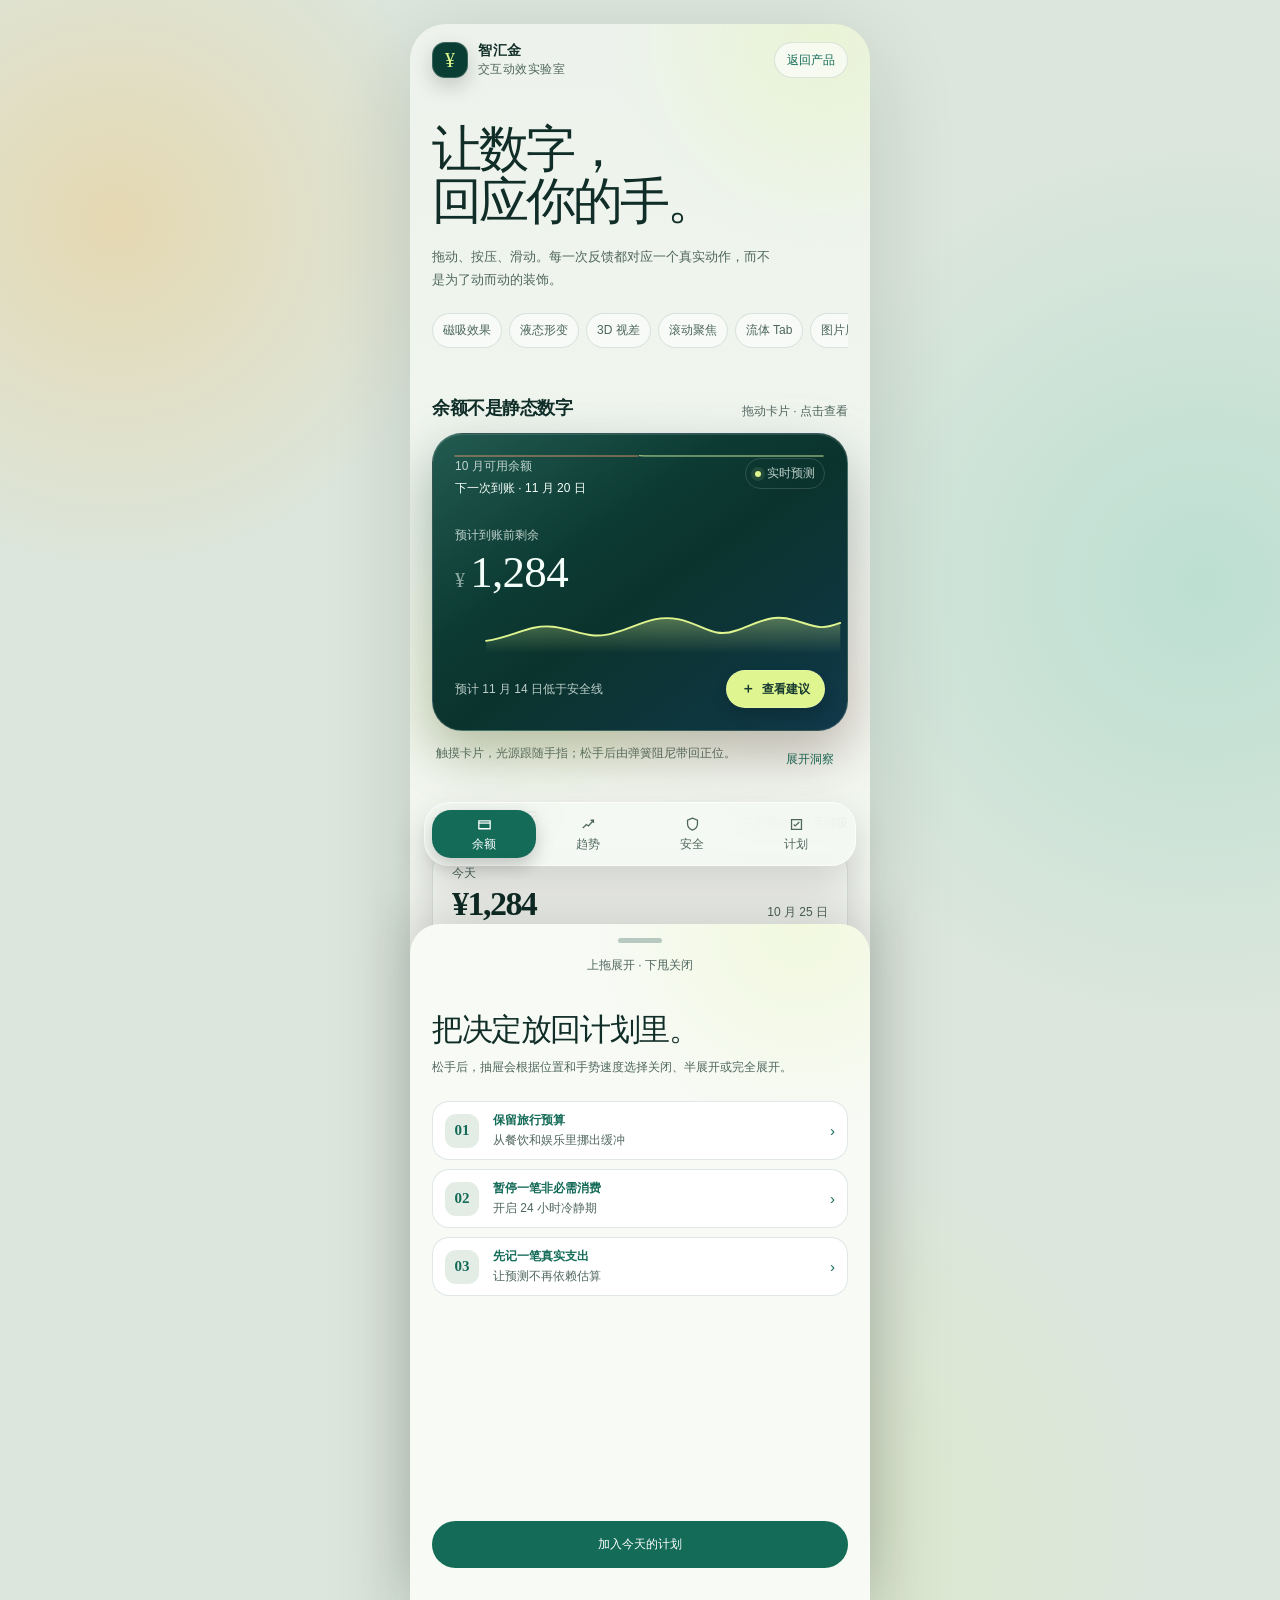
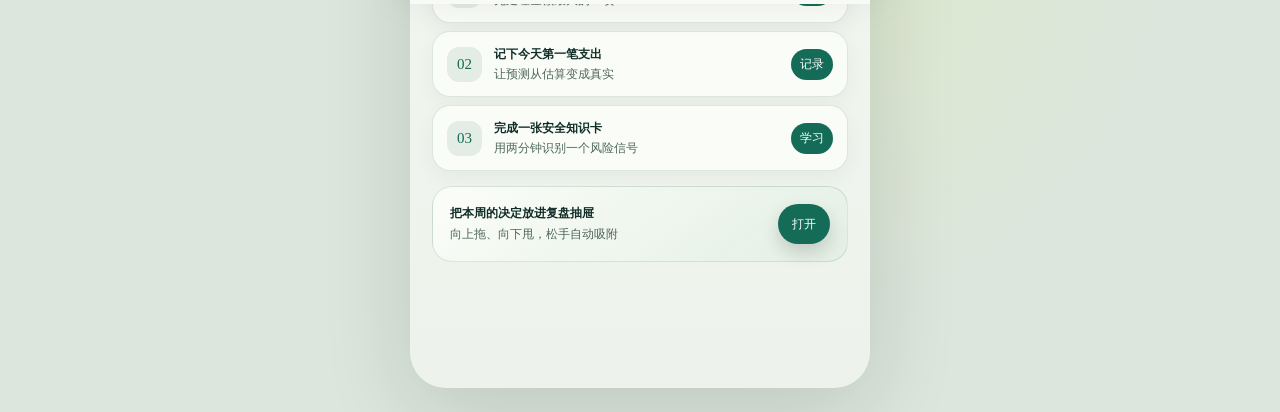
<file: motion.html>
<!doctype html>
<html lang="zh-CN">
<head>
  <meta charset="utf-8">
  <meta name="viewport" content="width=device-width, initial-scale=1, viewport-fit=cover">
  <meta name="theme-color" content="#eaf1e9">
  <link rel="icon" href="assets/risk-radar.svg" type="image/svg+xml">
  <title>智汇金 · 交互动效实验室</title>
  <style>
    :root {
      --bg: #edf3ec;
      --surface: #fbfdf9;
      --surface-2: #e4ede5;
      --ink: #102d27;
      --muted: #4f665e;
      --line: rgba(25, 72, 61, .13);
      --primary: #146b58;
      --primary-deep: #0a3e34;
      --lime: #dff58f;
      --sky: #b9e3dc;
      --coral: #ea9b72;
      --danger: #a7473e;
      --card-ink: #f5fff9;
      --radius: 24px;
      --ease-out: cubic-bezier(.16, 1, .3, 1);
      --safe-bottom: max(18px, env(safe-area-inset-bottom));
      color-scheme: light;
    }

    * { box-sizing: border-box; }
    html { scroll-behavior: smooth; }
    body {
      margin: 0;
      min-width: 320px;
      min-height: 100vh;
      color: var(--ink);
      background:
        radial-gradient(circle at 9% 11%, rgba(238, 204, 139, .52), transparent 22rem),
        radial-gradient(circle at 94% 29%, rgba(169, 219, 204, .62), transparent 28rem),
        radial-gradient(circle at 60% 76%, rgba(223, 245, 143, .22), transparent 25rem),
        #dce6dc;
      font-family: "Microsoft YaHei", "PingFang SC", "Noto Sans CJK SC", sans-serif;
      -webkit-font-smoothing: antialiased;
    }
    button, input { font: inherit; }
    button, a { -webkit-tap-highlight-color: transparent; }
    button { cursor: pointer; }
    a { color: inherit; }
    img { max-width: 100%; display: block; }
    [hidden] { display: none !important; }
    ::selection { color: #fff; background: var(--primary); }
    :focus-visible { outline: 3px solid rgba(20, 107, 88, .34); outline-offset: 3px; }

    .app {
      position: relative;
      width: min(100%, 460px);
      min-height: 100vh;
      margin: 0 auto;
      overflow: hidden;
      background:
        radial-gradient(circle at 90% 1%, rgba(223, 245, 143, .24), transparent 13rem),
        linear-gradient(180deg, #edf3ec 0%, #f4f7f1 52%, #edf3ec 100%);
      box-shadow: 0 24px 90px rgba(15, 24, 21, .14);
    }
    .topbar {
      position: relative;
      z-index: 4;
      display: flex;
      align-items: center;
      justify-content: space-between;
      padding: 18px 22px 12px;
    }
    .brand { display: flex; align-items: center; gap: 10px; }
    .brand-mark {
      display: grid;
      place-items: center;
      width: 36px;
      height: 36px;
      border: 1px solid rgba(255,255,255,.2);
      border-radius: 13px;
      background: var(--primary-deep);
      color: var(--lime);
      font-family: Georgia, serif;
      font-size: 20px;
      box-shadow: 0 8px 20px rgba(0, 0, 0, .18);
    }
    .brand-copy { display: grid; gap: 1px; }
    .brand-copy strong { font-size: 14px; letter-spacing: .04em; }
    .brand-copy small { color: var(--muted); font-size: 12px; letter-spacing: .04em; }
    .top-link {
      display: inline-flex;
      align-items: center;
      min-height: 36px;
      padding: 0 12px;
      border: 1px solid var(--line);
      border-radius: 999px;
      background: rgba(251, 253, 249, .72);
      color: var(--primary);
      font-size: 12px;
      text-decoration: none;
      backdrop-filter: blur(12px);
    }

    main { padding: 6px 22px 126px; }
    section { scroll-margin-top: 20px; }
    .opening { padding: 28px 0 10px; }
    .opening h1 {
      max-width: 370px;
      margin: 0;
      font-family: "Songti SC", "STSong", Georgia, serif;
      font-size: clamp(39px, 11vw, 50px);
      font-weight: 500;
      line-height: 1.03;
      letter-spacing: -.06em;
    }
    .opening p {
      max-width: 345px;
      margin: 18px 0 0;
      color: var(--muted);
      font-size: 13px;
      line-height: 1.78;
    }
    .motion-index {
      display: flex;
      gap: 7px;
      margin-top: 22px;
      overflow-x: auto;
      padding-bottom: 4px;
      scrollbar-width: none;
    }
    .motion-index::-webkit-scrollbar { display: none; }
    .motion-index span {
      flex: 0 0 auto;
      padding: 8px 10px;
      border: 1px solid var(--line);
      border-radius: 999px;
      background: rgba(251,253,249,.7);
      color: #4c665e;
      font-size: 12px;
    }
    .section-title {
      display: flex;
      align-items: end;
      justify-content: space-between;
      gap: 12px;
      margin: 34px 0 13px;
    }
    .section-title h2 {
      margin: 0;
      font-size: 18px;
      font-weight: 650;
      letter-spacing: -.025em;
    }
    .section-title p {
      margin: 0;
      color: var(--muted);
      font-size: 12px;
      text-align: right;
    }
    .wallet-stage {
      position: relative;
      isolation: isolate;
      perspective: 980px;
    }
    .wallet-aura {
      position: absolute;
      z-index: -1;
      inset: 18px -10px -18px;
      border-radius: 38px;
      background:
        conic-gradient(from 215deg, rgba(223,245,143,.72), rgba(63,163,135,.32), rgba(146,205,224,.34), rgba(234,155,114,.28), rgba(223,245,143,.72));
      filter: blur(30px);
      opacity: .55;
      animation: breathe 5.8s ease-in-out infinite;
    }
    @keyframes breathe {
      0%, 100% { transform: scale(.94); opacity: .35; }
      50% { transform: scale(1.06); opacity: .66; }
    }
    .wallet-card {
      --rx: 0deg;
      --ry: 0deg;
      --mx: 50%;
      --my: 35%;
      position: relative;
      min-height: 250px;
      overflow: hidden;
      padding: 22px;
      border: 1px solid rgba(255, 255, 255, .16);
      border-radius: 30px;
      background:
        linear-gradient(145deg, rgba(255,255,255,.08), transparent 35%),
        linear-gradient(145deg, #104d42 0%, #0b332d 52%, #10384a 100%);
      color: var(--card-ink);
      box-shadow: 0 24px 54px rgba(0, 0, 0, .22), inset 0 1px 0 rgba(255,255,255,.12);
      transform: rotateX(var(--rx)) rotateY(var(--ry)) translateZ(0);
      transform-style: preserve-3d;
      will-change: transform;
      touch-action: pan-y;
      transition: transform .18s var(--ease-out), box-shadow .18s ease;
    }
    .wallet-card.is-tracking { transition: none; }
    .card-border {
      --angle: 0deg;
      position: absolute;
      z-index: 5;
      inset: -1px;
      padding: 1px;
      border-radius: inherit;
      background: conic-gradient(from var(--angle), rgba(255,255,255,.04), rgba(223,245,143,.85), rgba(144,226,207,.16), rgba(255,255,255,.04) 48%, rgba(234,155,114,.45), rgba(255,255,255,.04));
      -webkit-mask: linear-gradient(#000 0 0) content-box, linear-gradient(#000 0 0);
      -webkit-mask-composite: xor;
      mask-composite: exclude;
      pointer-events: none;
      animation: border-turn 7s linear infinite;
    }
    @property --angle {
      syntax: "<angle>";
      initial-value: 0deg;
      inherits: false;
    }
    @keyframes border-turn { to { --angle: 360deg; } }
    .card-light {
      position: absolute;
      z-index: 0;
      inset: 0;
      background: radial-gradient(circle at var(--mx) var(--my), rgba(236, 255, 190, .34), rgba(158, 239, 211, .11) 23%, transparent 52%);
      opacity: .8;
      pointer-events: none;
    }
    .wallet-card > * { position: relative; z-index: 1; }
    .card-top { display: flex; justify-content: space-between; align-items: flex-start; gap: 16px; }
    .card-top small { display: block; color: rgba(245,255,249,.76); font-size: 12px; }
    .card-top strong { display: block; margin-top: 5px; font-size: 12px; font-weight: 500; }
    .live-dot {
      display: inline-flex;
      align-items: center;
      gap: 6px;
      padding: 6px 9px;
      border: 1px solid rgba(255,255,255,.14);
      border-radius: 999px;
      color: rgba(245,255,249,.76);
      font-size: 12px;
    }
    .live-dot::before {
      content: "";
      width: 6px;
      height: 6px;
      border-radius: 50%;
      background: var(--lime);
      box-shadow: 0 0 0 4px rgba(223,245,143,.1);
    }
    .balance-label { margin: 30px 0 2px; color: rgba(245,255,249,.76); font-size: 12px; }
    .balance {
      display: flex;
      align-items: baseline;
      gap: 6px;
      font-family: Georgia, "Times New Roman", serif;
      font-variant-numeric: tabular-nums;
      letter-spacing: -.045em;
    }
    .balance span:first-child { color: rgba(245,255,249,.55); font-size: 20px; }
    .balance strong { font-size: 45px; font-weight: 400; }
    .card-spark { width: 100%; height: 51px; margin-top: 7px; overflow: visible; }
    .card-foot {
      display: flex;
      align-items: center;
      justify-content: space-between;
      gap: 10px;
      margin-top: 10px;
    }
    .card-foot p { margin: 0; color: rgba(245,255,249,.76); font-size: 12px; }
    .morph-trigger {
      display: inline-flex;
      align-items: center;
      gap: 7px;
      min-height: 38px;
      padding: 0 14px;
      border: 1px solid rgba(255,255,255,.16);
      border-radius: 999px;
      background: var(--lime);
      color: #183b31;
      font-size: 12px;
      font-weight: 650;
      box-shadow: 0 7px 16px rgba(0,0,0,.16);
    }
    .morph-trigger span { font-size: 14px; }
    .gesture-hint {
      display: flex;
      justify-content: space-between;
      gap: 12px;
      margin: 13px 4px 0;
      color: var(--muted);
      font-size: 12px;
      line-height: 1.55;
    }
    .gesture-hint button {
      flex: 0 0 auto;
      min-height: 30px;
      padding: 0 10px;
      border: 0;
      border-radius: 999px;
      background: transparent;
      color: var(--primary);
      font-size: 12px;
    }

    .chart-card {
      overflow: hidden;
      border: 1px solid var(--line);
      border-radius: 26px;
      background: rgba(251,253,249,.86);
      box-shadow: 0 12px 34px rgba(0, 0, 0, .07);
    }
    .chart-readout {
      display: flex;
      align-items: flex-end;
      justify-content: space-between;
      gap: 20px;
      padding: 19px 19px 10px;
    }
    .chart-readout small { display: block; margin-bottom: 5px; color: var(--muted); font-size: 12px; }
    .chart-value {
      font-family: Georgia, "Times New Roman", serif;
      font-size: 34px;
      line-height: 1;
      letter-spacing: -.045em;
      font-variant-numeric: tabular-nums;
    }
    .chart-date { color: var(--muted); font-size: 12px; white-space: nowrap; }
    .chart-viewport {
      position: relative;
      overflow-x: auto;
      overscroll-behavior-x: contain;
      scroll-snap-type: x mandatory;
      scroll-behavior: smooth;
      scrollbar-width: none;
      touch-action: pan-x;
      cursor: grab;
    }
    .chart-viewport:active { cursor: grabbing; }
    .chart-viewport::-webkit-scrollbar { display: none; }
    .chart-stage {
      position: relative;
      width: 900px;
      height: 188px;
      padding: 0 148px;
    }
    .chart-grid { position: absolute; inset: 15px 0 24px; }
    .chart-point {
      position: absolute;
      top: 0;
      width: 82px;
      height: 182px;
      padding: 0;
      border: 0;
      background: transparent;
      scroll-snap-align: center;
      transform: translateX(-50%);
    }
    .point-dot {
      position: absolute;
      left: 50%;
      width: 12px;
      height: 12px;
      border: 3px solid #f9fcf9;
      border-radius: 50%;
      background: var(--primary);
      box-shadow: 0 3px 9px rgba(0,0,0,.18);
      transform: translate(-50%, -50%) scale(.72);
      transition: transform .24s var(--ease-out), box-shadow .24s ease;
    }
    .chart-point.active .point-dot {
      transform: translate(-50%, -50%) scale(1.18);
      box-shadow: 0 0 0 8px rgba(0,0,0,.06), 0 6px 15px rgba(0,0,0,.2);
    }
    .point-label {
      position: absolute;
      left: 50%;
      bottom: 4px;
      color: var(--muted);
      font-size: 12px;
      white-space: nowrap;
      transform: translateX(-50%);
    }
    .chart-note {
      display: flex;
      align-items: center;
      justify-content: space-between;
      padding: 0 19px 17px;
      color: var(--muted);
      font-size: 12px;
    }
    .chart-note span:first-child { display: inline-flex; align-items: center; gap: 6px; }
    .chart-note span:first-child::before { content: ""; width: 5px; height: 5px; border-radius: 50%; background: var(--primary); }

    .focus-rail {
      display: flex;
      gap: 12px;
      overflow-x: auto;
      margin: 0 -22px;
      padding: 4px 54px 12px;
      scroll-padding-inline: 54px;
      scroll-snap-type: x mandatory;
      scrollbar-width: none;
      overscroll-behavior-x: contain;
    }
    .focus-rail::-webkit-scrollbar { display: none; }
    .focus-card {
      flex: 0 0 76%;
      min-height: 245px;
      overflow: hidden;
      border: 1px solid var(--line);
      border-radius: 25px;
      background: var(--surface);
      box-shadow: 0 10px 28px rgba(0, 0, 0, .07);
      scroll-snap-align: center;
      transform: scale(.94);
      opacity: .66;
      transition: transform .22s var(--ease-out), opacity .22s ease, box-shadow .22s ease;
    }
    .focus-card.focused {
      transform: scale(1);
      opacity: 1;
      box-shadow: 0 16px 36px rgba(0, 0, 0, .12);
    }
    .focus-visual {
      position: relative;
      width: 100%;
      height: 145px;
      overflow: hidden;
      padding: 0;
      border: 0;
      background: #0a3e34;
    }
    .focus-visual img { width: 100%; height: 100%; object-fit: cover; }
    .focus-visual::after {
      content: "展开";
      position: absolute;
      right: 12px;
      bottom: 12px;
      padding: 6px 9px;
      border: 1px solid rgba(255,255,255,.24);
      border-radius: 999px;
      background: rgba(8,34,29,.62);
      color: #fff;
      font-size: 12px;
      backdrop-filter: blur(8px);
    }
    .focus-copy { padding: 14px 16px 16px; }
    .focus-copy h3 { margin: 0; font-size: 14px; line-height: 1.45; letter-spacing: -.015em; }
    .focus-copy p { margin: 6px 0 0; color: var(--muted); font-size: 12px; line-height: 1.55; }
    .plain-focus { min-height: 245px; padding: 20px; background: linear-gradient(155deg, #f9fcfa, #e6efe7); }
    .signal-orb {
      display: grid;
      place-items: center;
      width: 72px;
      height: 72px;
      margin: 8px 0 25px;
      border-radius: 50%;
      background: radial-gradient(circle at 35% 30%, #f5ffca, #a8dcae 37%, #145c4c 72%);
      box-shadow: 0 12px 25px rgba(0,0,0,.16);
    }
    .signal-orb svg { width: 34px; height: 34px; color: #123e34; }
    .plain-focus h3 { margin: 0; font-size: 19px; line-height: 1.25; letter-spacing: -.03em; }
    .plain-focus p { margin: 8px 0 0; color: var(--muted); font-size: 12px; line-height: 1.65; }

    .task-sequence {
      display: grid;
      gap: 8px;
      margin: 0;
      padding: 0;
      list-style: none;
    }
    .task-item {
      display: grid;
      grid-template-columns: 35px 1fr auto;
      align-items: center;
      gap: 12px;
      min-height: 66px;
      padding: 12px 14px;
      border: 1px solid var(--line);
      border-radius: 18px;
      background: rgba(251,253,249,.9);
      box-shadow: 0 7px 20px rgba(0,0,0,.045);
    }
    .js .stagger-item {
      opacity: 0;
      transform: translateY(15px) scale(.985);
    }
    .js .stagger-item.is-in {
      opacity: 1;
      transform: translateY(0) scale(1);
      transition: opacity .34s ease, transform .5s var(--ease-out);
      transition-delay: calc(var(--i) * 55ms);
    }
    .task-number {
      display: grid;
      place-items: center;
      width: 35px;
      height: 35px;
      border-radius: 12px;
      background: var(--surface-2);
      color: var(--primary);
      font-family: Georgia, serif;
      font-size: 15px;
    }
    .task-copy strong { display: block; font-size: 12px; line-height: 1.4; }
    .task-copy span { display: block; margin-top: 3px; color: var(--muted); font-size: 12px; }
    .task-state {
      border: 0;
      border-radius: 999px;
      padding: 7px 9px;
      background: var(--primary);
      color: white;
      font-size: 12px;
    }
    .drawer-entry {
      display: flex;
      align-items: center;
      justify-content: space-between;
      gap: 16px;
      margin-top: 15px;
      padding: 17px;
      border: 1px solid var(--line);
      border-radius: 20px;
      background: linear-gradient(145deg, rgba(251,253,249,.96), rgba(226,238,227,.92));
    }
    .drawer-entry strong { display: block; font-size: 12px; }
    .drawer-entry span { display: block; margin-top: 4px; color: var(--muted); font-size: 12px; }
    .drawer-entry button {
      flex: 0 0 auto;
      min-height: 40px;
      padding: 0 14px;
      border: 0;
      border-radius: 999px;
      background: var(--primary);
      color: #fff;
      font-size: 12px;
      box-shadow: 0 8px 18px rgba(0,0,0,.16);
    }

    .physics-press { will-change: transform; }
    .physics-press.pressing {
      box-shadow: inset 0 5px 11px rgba(0,0,0,.2), 0 4px 10px rgba(0,0,0,.1);
    }
    .tab-dock {
      position: fixed;
      z-index: 30;
      bottom: 10px;
      left: 50%;
      display: grid;
      grid-template-columns: repeat(4, 1fr);
      width: min(calc(100% - 28px), 432px);
      padding: 7px;
      border: 1px solid rgba(255,255,255,.72);
      border-radius: 25px;
      background: rgba(245,250,245,.84);
      box-shadow: 0 16px 38px rgba(0,0,0,.16);
      transform: translateX(-50%);
      backdrop-filter: blur(18px);
    }
    .tab-indicator {
      position: absolute;
      z-index: 0;
      top: 7px;
      bottom: 7px;
      left: 0;
      width: 25%;
      border-radius: 19px;
      background: var(--primary);
      box-shadow: 0 8px 18px rgba(0,0,0,.2);
      pointer-events: none;
    }
    .dock-tab {
      position: relative;
      z-index: 1;
      min-height: 48px;
      border: 0;
      border-radius: 18px;
      background: transparent;
      color: var(--muted);
      font-size: 12px;
      transition: color .18s ease;
    }
    .dock-tab.active { color: #fff; }
    .dock-tab svg { width: 17px; height: 17px; margin-bottom: 3px; vertical-align: middle; }
    .dock-tab span { display: block; }

    .overlay-root {
      position: fixed;
      z-index: 60;
      inset: 0;
      display: grid;
      place-items: center;
      padding: 18px;
    }
    .overlay-scrim {
      position: absolute;
      inset: 0;
      border: 0;
      background: rgba(7, 30, 25, .42);
      backdrop-filter: blur(8px);
    }
    .morph-panel {
      position: relative;
      width: min(calc(100% - 34px), 408px);
      min-height: 290px;
      overflow: hidden;
      padding: 26px;
      border: 1px solid rgba(255,255,255,.18);
      border-radius: 29px;
      background:
        radial-gradient(circle at 90% 8%, rgba(223,245,143,.2), transparent 11rem),
        #0b352e;
      color: #f7fff9;
      box-shadow: 0 30px 80px rgba(0,0,0,.3);
      transform-origin: top left;
    }
    .panel-close {
      position: absolute;
      top: 16px;
      right: 16px;
      display: grid;
      place-items: center;
      width: 34px;
      height: 34px;
      border: 1px solid rgba(255,255,255,.13);
      border-radius: 50%;
      background: rgba(255,255,255,.08);
      color: #fff;
      font-size: 18px;
    }
    .morph-panel h2 {
      max-width: 270px;
      margin: 46px 0 10px;
      font-family: "Songti SC", "STSong", Georgia, serif;
      font-size: 29px;
      font-weight: 500;
      line-height: 1.18;
      letter-spacing: -.045em;
    }
    .morph-panel > p { margin: 0; color: rgba(247,255,249,.78); font-size: 12px; line-height: 1.75; }
    .advice-scale {
      display: grid;
      grid-template-columns: 1fr 1fr 1fr;
      gap: 7px;
      margin: 24px 0;
    }
    .advice-scale span {
      min-height: 58px;
      padding: 12px 8px;
      border: 1px solid rgba(255,255,255,.1);
      border-radius: 14px;
      color: rgba(247,255,249,.7);
      font-size: 12px;
      line-height: 1.45;
    }
    .advice-scale b { display: block; margin-bottom: 4px; color: var(--lime); font-size: 17px; }
    .panel-action {
      width: 100%;
      min-height: 45px;
      border: 0;
      border-radius: 999px;
      background: var(--lime);
      color: #163c32;
      font-size: 12px;
      font-weight: 650;
    }

    .insight-overlay { place-items: start center; overflow-y: auto; padding: 56px 18px 32px; }
    .insight-panel {
      position: relative;
      width: min(100%, 416px);
      padding: 24px;
      border-radius: 27px;
      background: #fbfdf9;
      box-shadow: 0 30px 90px rgba(0,0,0,.3);
    }
    .insight-panel .detail-close {
      position: absolute;
      top: 16px;
      right: 16px;
      width: 36px;
      height: 36px;
      border: 1px solid var(--line);
      border-radius: 50%;
      background: #fff;
      color: var(--primary);
      font-size: 18px;
    }
    .insight-hero {
      margin: -24px -24px 22px;
      padding: 28px 24px 25px;
      border-radius: 27px 27px 22px 22px;
      background: linear-gradient(145deg, #104d42, #0b332d 60%, #123b50);
      color: #f5fff9;
    }
    .insight-hero small { color: rgba(245,255,249,.74); font-size: 12px; }
    .insight-hero strong {
      display: block;
      margin-top: 22px;
      font-family: Georgia, serif;
      font-size: 42px;
      font-weight: 400;
      letter-spacing: -.04em;
    }
    .insight-panel h2 { margin: 0 0 10px; font-size: 23px; letter-spacing: -.035em; }
    .insight-panel .lead { margin: 0; color: var(--muted); font-size: 12px; line-height: 1.75; }
    .insight-list { display: grid; gap: 10px; margin: 24px 0; }
    .insight-list div { display: flex; gap: 12px; align-items: flex-start; font-size: 12px; line-height: 1.65; }
    .insight-list svg { flex: 0 0 auto; width: 20px; height: 20px; color: var(--primary); }
    .insight-cta {
      width: 100%;
      min-height: 46px;
      border: 0;
      border-radius: 999px;
      background: var(--primary);
      color: #fff;
      font-size: 12px;
    }

    .image-viewer {
      z-index: 70;
      place-items: center;
      padding: 30px 14px;
      background: rgba(5,19,17,.82);
    }
    .viewer-stage {
      position: relative;
      width: min(100%, 420px);
      overflow: hidden;
      border-radius: 24px;
      background: #082d27;
      box-shadow: 0 30px 80px rgba(0,0,0,.36);
    }
    .viewer-stage img { width: 100%; aspect-ratio: 1200 / 820; object-fit: cover; }
    .viewer-close {
      position: absolute;
      top: 12px;
      right: 12px;
      width: 38px;
      height: 38px;
      border: 1px solid rgba(255,255,255,.24);
      border-radius: 50%;
      background: rgba(7,27,23,.62);
      color: #fff;
      font-size: 20px;
      backdrop-filter: blur(8px);
    }

    .drawer-root {
      position: fixed;
      z-index: 65;
      inset: 0;
      pointer-events: none;
    }
    .drawer-root.active { pointer-events: auto; }
    .drawer-scrim {
      position: absolute;
      inset: 0;
      border: 0;
      background: rgba(7, 28, 24, .36);
      opacity: 0;
      pointer-events: none;
    }
    .drawer {
      position: absolute;
      bottom: 0;
      left: 50%;
      display: flex;
      flex-direction: column;
      width: min(100%, 460px);
      height: min(76vh, 680px);
      padding: 0 22px calc(28px + env(safe-area-inset-bottom));
      border-radius: 30px 30px 0 0;
      background:
        radial-gradient(circle at 85% 0%, rgba(223,245,143,.22), transparent 13rem),
        #f7faf5;
      box-shadow: 0 -20px 55px rgba(0,0,0,.18);
      transform: translate(-50%, calc(100% - 64px));
      will-change: transform;
    }
    .drawer-handle {
      width: 100%;
      height: 64px;
      border: 0;
      background: transparent;
      touch-action: none;
      cursor: grab;
    }
    .drawer-handle::before {
      content: "";
      display: block;
      width: 44px;
      height: 5px;
      margin: 0 auto 12px;
      border-radius: 999px;
      background: #b8c9c1;
    }
    .drawer-handle span { color: var(--muted); font-size: 12px; }
    .drawer h2 {
      margin: 24px 0 9px;
      font-family: "Songti SC", "STSong", Georgia, serif;
      font-size: 31px;
      font-weight: 500;
      line-height: 1.15;
      letter-spacing: -.045em;
    }
    .drawer > p { margin: 0; color: var(--muted); font-size: 12px; line-height: 1.7; }
    .drawer-options { display: grid; gap: 9px; margin: 24px 0; }
    .drawer-option {
      display: grid;
      grid-template-columns: 36px 1fr auto;
      align-items: center;
      gap: 12px;
      min-height: 58px;
      padding: 10px 12px;
      border: 1px solid var(--line);
      border-radius: 17px;
      background: #fff;
      text-align: left;
    }
    .drawer-option b {
      display: grid;
      place-items: center;
      width: 34px;
      height: 34px;
      border-radius: 11px;
      background: var(--surface-2);
      color: var(--primary);
      font-family: Georgia, serif;
      font-size: 15px;
    }
    .drawer-option strong { display: block; font-size: 12px; }
    .drawer-option small { display: block; margin-top: 3px; color: var(--muted); font-size: 12px; }
    .drawer-option span { color: var(--primary); font-size: 15px; }
    .drawer-confirm {
      width: 100%;
      min-height: 47px;
      margin-top: auto;
      margin-bottom: 8px;
      border: 0;
      border-radius: 999px;
      background: var(--primary);
      color: #fff;
      font-size: 12px;
    }

    @media (max-width: 520px) {
      .app { box-shadow: none; }
      .tab-dock { width: calc(100% - 20px); bottom: 8px; }
    }
    @media (min-width: 760px) {
      .app { margin-top: 24px; margin-bottom: 24px; min-height: calc(100vh - 48px); border-radius: 36px; }
      .tab-dock { bottom: 34px; width: 432px; }
    }
    @media (prefers-reduced-motion: reduce) {
      html { scroll-behavior: auto; }
      *, *::before, *::after {
        animation-duration: .001ms !important;
        animation-iteration-count: 1 !important;
        transition-duration: .001ms !important;
      }
      .wallet-card { transform: none !important; }
      .js .stagger-item { opacity: 1; transform: none; }
      .focus-card { transform: none; opacity: 1; }
      .chart-viewport { scroll-behavior: auto; }
    }
  </style>
</head>
<body>
  <div class="app" id="app">
    <header class="topbar">
      <div class="brand">
        <div class="brand-mark" aria-hidden="true">¥</div>
        <div class="brand-copy">
          <strong>智汇金</strong>
          <small>交互动效实验室</small>
        </div>
      </div>
      <a class="top-link" href="index.html">返回产品</a>
    </header>

    <main>
      <section class="opening">
        <h1>让数字，<br>回应你的手。</h1>
        <p>拖动、按压、滑动。每一次反馈都对应一个真实动作，而不是为了动而动的装饰。</p>
        <div class="motion-index" aria-label="本页包含的交互动效">
          <span>磁吸效果</span>
          <span>液态形变</span>
          <span>3D 视差</span>
          <span>滚动聚焦</span>
          <span>流体 Tab</span>
          <span>图片展开</span>
          <span>手势抽屉</span>
          <span>物理回弹</span>
        </div>
      </section>

      <section id="section-budget" aria-labelledby="budget-title">
        <div class="section-title">
          <h2 id="budget-title">余额不是静态数字</h2>
          <p>拖动卡片 · 点击查看</p>
        </div>
        <div class="wallet-stage">
          <div class="wallet-aura" aria-hidden="true"></div>
          <article class="wallet-card" id="walletCard" role="button" tabindex="0" aria-label="查看余额洞察详情">
            <div class="card-border" aria-hidden="true"></div>
            <div class="card-light" aria-hidden="true"></div>
            <div class="card-top">
              <div>
                <small>10 月可用余额</small>
                <strong>下一次到账 · 11 月 20 日</strong>
              </div>
              <span class="live-dot">实时预测</span>
            </div>
            <p class="balance-label">预计到账前剩余</p>
            <div class="balance"><span>¥</span><strong id="balanceAmount">1,284</strong></div>
            <svg class="card-spark" viewBox="0 0 330 54" aria-hidden="true">
              <defs>
                <linearGradient id="spark-fill" x1="0" y1="0" x2="0" y2="1">
                  <stop offset="0" stop-color="#dff58f" stop-opacity=".34"/>
                  <stop offset="1" stop-color="#dff58f" stop-opacity="0"/>
                </linearGradient>
              </defs>
              <path d="M2 38C31 34 48 20 73 23s37 14 63 7 43-20 69-15 37 21 62 12 37-18 61-11 28 11 49 3v32H2Z" fill="url(#spark-fill)"/>
              <path d="M2 38C31 34 48 20 73 23s37 14 63 7 43-20 69-15 37 21 62 12 37-18 61-11 28 11 49 3" fill="none" stroke="#dff58f" stroke-width="2" stroke-linecap="round"/>
            </svg>
            <div class="card-foot">
              <p>预计 11 月 14 日低于安全线</p>
              <button class="morph-trigger physics-press" id="morphTrigger" type="button"><span aria-hidden="true">＋</span>查看建议</button>
            </div>
          </article>
        </div>
        <div class="gesture-hint">
          <span>触摸卡片，光源跟随手指；松手后由弹簧阻尼带回正位。</span>
          <button id="detailTrigger" type="button">展开洞察</button>
        </div>
      </section>

      <section id="section-trend" aria-labelledby="trend-title">
        <div class="section-title">
          <h2 id="trend-title">余额会走多远</h2>
          <p>左右滑动 · 松手磁吸</p>
        </div>
        <div class="chart-card">
          <div class="chart-readout" aria-live="polite">
            <div>
              <small id="chartMoment">今天</small>
              <strong class="chart-value" id="chartValue">¥1,284</strong>
            </div>
            <span class="chart-date" id="chartDate">10 月 25 日</span>
          </div>
          <div class="chart-viewport" id="chartViewport" tabindex="0" aria-label="余额趋势，可左右滑动并自动吸附数据点">
            <div class="chart-stage">
              <svg class="chart-grid" width="900" height="150" viewBox="0 0 900 150" aria-hidden="true">
                <defs>
                  <linearGradient id="trend-fill" x1="0" y1="0" x2="0" y2="1">
                    <stop offset="0" stop-color="#146b58" stop-opacity=".2"/>
                    <stop offset="1" stop-color="#146b58" stop-opacity="0"/>
                  </linearGradient>
                </defs>
                <line x1="70" y1="44" x2="830" y2="44" stroke="#dce7df" stroke-dasharray="4 6"/>
                <line x1="70" y1="82" x2="830" y2="82" stroke="#dce7df" stroke-dasharray="4 6"/>
                <path d="M70 38C135 43 173 63 225 67s75 27 128 38 83 11 124 25 90 15 133 9 107-25 156-33 77-17 112-8v78H70Z" fill="url(#trend-fill)"/>
                <path d="M70 38C135 43 173 63 225 67s75 27 128 38 83 11 124 25 90 15 133 9 107-25 156-33 77-17 112-8" fill="none" stroke="#146b58" stroke-width="2.5" stroke-linecap="round"/>
              </svg>
              <button class="chart-point active" style="left:148px" data-value="1284" data-label="今天" data-date="10 月 25 日" aria-label="今天，预计余额 1284 元"><span class="point-dot" style="top:38px"></span><span class="point-label">10/25</span></button>
              <button class="chart-point" style="left:280px" data-value="1120" data-label="3 天后" data-date="10 月 28 日" aria-label="3 天后，预计余额 1120 元"><span class="point-dot" style="top:53px"></span><span class="point-label">10/28</span></button>
              <button class="chart-point" style="left:412px" data-value="894" data-label="7 天后" data-date="11 月 1 日" aria-label="7 天后，预计余额 894 元"><span class="point-dot" style="top:69px"></span><span class="point-label">11/01</span></button>
              <button class="chart-point" style="left:544px" data-value="710" data-label="12 天后" data-date="11 月 6 日" aria-label="12 天后，预计余额 710 元"><span class="point-dot" style="top:83px"></span><span class="point-label">11/06</span></button>
              <button class="chart-point" style="left:676px" data-value="478" data-label="18 天后" data-date="11 月 12 日" aria-label="18 天后，预计余额 478 元"><span class="point-dot" style="top:99px"></span><span class="point-label">11/12</span></button>
              <button class="chart-point" style="left:808px" data-value="240" data-label="到账前" data-date="11 月 20 日" aria-label="到账前，预计余额 240 元"><span class="point-dot" style="top:116px"></span><span class="point-label">11/20</span></button>
            </div>
          </div>
          <div class="chart-note"><span>吸附点会放大，数值同步滚动</span><span>预计值，不是收益承诺</span></div>
        </div>
      </section>

      <section id="section-safety" aria-labelledby="safety-title">
        <div class="section-title">
          <h2 id="safety-title">视线停在哪里，哪里就更清楚</h2>
          <p>横向滑动 · 聚焦放大</p>
        </div>
        <div class="focus-rail" id="focusRail">
          <article class="focus-card focused">
            <button class="focus-visual physics-press" id="imageTrigger" type="button" aria-label="展开校园金融安全雷达图片">
              <img src="assets/risk-radar.svg" alt="校园金融安全雷达抽象图">
            </button>
            <div class="focus-copy">
              <h3>陌生链接、验证码、转账请求</h3>
              <p>把风险信号放在一处，先停一下再判断。</p>
            </div>
          </article>
          <article class="focus-card plain-focus">
            <div class="signal-orb" aria-hidden="true">
              <svg viewBox="0 0 24 24" fill="none" stroke="currentColor" stroke-width="1.6"><path d="M12 3 4.5 6v5.2c0 4.6 3 7.9 7.5 9.8 4.5-1.9 7.5-5.2 7.5-9.8V6L12 3Z"/><path d="M9 12.3 11 14l4-4"/></svg>
            </div>
            <h3>先核实，<br>再行动。</h3>
            <p>安全提示应当让你更冷静，而不是制造恐慌。</p>
          </article>
          <article class="focus-card plain-focus">
            <div class="signal-orb" aria-hidden="true">
              <svg viewBox="0 0 24 24" fill="none" stroke="currentColor" stroke-width="1.6"><path d="M5 19V8m7 11V5m7 14v-8"/><path d="M3 21h18"/></svg>
            </div>
            <h3>每月留出<br>缓冲带。</h3>
            <p>不是把每一笔钱都花到刚好，而是给意外留空间。</p>
          </article>
        </div>
      </section>

      <section id="section-plan" aria-labelledby="plan-title">
        <div class="section-title">
          <h2 id="plan-title">今天只做三件事</h2>
          <p>交错入场 · 按压回弹</p>
        </div>
        <ol class="task-sequence" id="taskSequence">
          <li class="task-item stagger-item" style="--i:0">
            <span class="task-number">01</span>
            <span class="task-copy"><strong>检查本周计划事件</strong><span>先处理金额最大的一项</span></span>
            <button class="task-state physics-press" type="button">查看</button>
          </li>
          <li class="task-item stagger-item" style="--i:1">
            <span class="task-number">02</span>
            <span class="task-copy"><strong>记下今天第一笔支出</strong><span>让预测从估算变成真实</span></span>
            <button class="task-state physics-press" type="button">记录</button>
          </li>
          <li class="task-item stagger-item" style="--i:2">
            <span class="task-number">03</span>
            <span class="task-copy"><strong>完成一张安全知识卡</strong><span>用两分钟识别一个风险信号</span></span>
            <button class="task-state physics-press" type="button">学习</button>
          </li>
        </ol>
        <div class="drawer-entry">
          <div><strong>把本周的决定放进复盘抽屉</strong><span>向上拖、向下甩，松手自动吸附</span></div>
          <button class="physics-press" id="drawerTrigger" type="button">打开</button>
        </div>
      </section>
    </main>

    <nav class="tab-dock" aria-label="页面章节">
      <span class="tab-indicator" id="tabIndicator" aria-hidden="true"></span>
      <button class="dock-tab active" data-target="section-budget" type="button"><svg viewBox="0 0 24 24" fill="none" stroke="currentColor" stroke-width="1.8"><path d="M4 7h16v11H4z"/><path d="M4 10h16"/></svg><span>余额</span></button>
      <button class="dock-tab" data-target="section-trend" type="button"><svg viewBox="0 0 24 24" fill="none" stroke="currentColor" stroke-width="1.8"><path d="M4 17 9 12l3 2 7-8"/><path d="M15 6h4v4"/></svg><span>趋势</span></button>
      <button class="dock-tab" data-target="section-safety" type="button"><svg viewBox="0 0 24 24" fill="none" stroke="currentColor" stroke-width="1.8"><path d="M12 3 5 6v5c0 4.4 2.9 7.5 7 9 4.1-1.5 7-4.6 7-9V6l-7-3Z"/></svg><span>安全</span></button>
      <button class="dock-tab" data-target="section-plan" type="button"><svg viewBox="0 0 24 24" fill="none" stroke="currentColor" stroke-width="1.8"><path d="M5 5h14v14H5z"/><path d="m8 12 2.2 2L16 8.5"/></svg><span>计划</span></button>
    </nav>
  </div>

  <div class="overlay-root" id="morphOverlay" hidden>
    <button class="overlay-scrim" type="button" data-close-morph aria-label="关闭建议面板"></button>
    <section class="morph-panel" id="morphPanel" role="dialog" aria-modal="true" aria-labelledby="morphTitle">
      <button class="panel-close physics-press" type="button" data-close-morph aria-label="关闭">×</button>
      <h2 id="morphTitle">这笔钱，先分三格看。</h2>
      <p>不是直接告诉你“能花”或“不能花”，而是把月底影响摊开，让你自己做出更稳的选择。</p>
      <div class="advice-scale">
        <span><b>42%</b>到账前余额占比</span>
        <span><b>6 天</b>安全缓冲可维持</span>
        <span><b>1 件</b>建议今天先暂停</span>
      </div>
      <button class="panel-action physics-press" type="button" data-close-morph>回到余额卡</button>
    </section>
  </div>

  <div class="overlay-root insight-overlay" id="insightOverlay" hidden>
    <button class="overlay-scrim" type="button" data-close-insight aria-label="关闭余额洞察"></button>
    <article class="insight-panel" role="dialog" aria-modal="true" aria-labelledby="insightTitle">
      <button class="detail-close physics-press" type="button" data-close-insight aria-label="关闭">×</button>
      <div class="insight-hero">
        <small>预计到账前剩余</small>
        <strong>¥1,284</strong>
        <small>预测可信度 · 正在从估算转为真实</small>
      </div>
      <h2 id="insightTitle">钱包不是突然变紧的。</h2>
      <p class="lead">真正的压力通常来自几个可回看的小选择。先检查计划事件，再决定今天要不要暂停一笔非必需消费。</p>
      <div class="insight-list">
        <div><svg viewBox="0 0 24 24" fill="none" stroke="currentColor" stroke-width="1.7"><path d="M12 3v18M3 12h18"/></svg><span>10 月 28 日的社团旅行会提前拉低余额曲线。</span></div>
        <div><svg viewBox="0 0 24 24" fill="none" stroke="currentColor" stroke-width="1.7"><path d="M5 19V8m7 11V5m7 14v-8"/></svg><span>最近 7 天的餐饮支出比你的均衡画像高 12%。</span></div>
        <div><svg viewBox="0 0 24 24" fill="none" stroke="currentColor" stroke-width="1.7"><path d="M12 3 5 6v5c0 4.4 2.9 7.5 7 9 4.1-1.5 7-4.6 7-9V6l-7-3Z"/></svg><span>留出 ¥180 缓冲，比用借贷补消费缺口更稳妥。</span></div>
      </div>
      <button class="insight-cta physics-press" type="button" data-close-insight>我知道先看什么了</button>
    </article>
  </div>

  <div class="overlay-root image-viewer" id="imageViewer" hidden>
    <div class="viewer-stage" id="viewerStage">
      <img src="assets/risk-radar.svg" alt="校园金融安全雷达抽象图">
      <button class="viewer-close physics-press" id="closeImage" type="button" aria-label="关闭图片">×</button>
    </div>
  </div>

  <div class="drawer-root" id="drawerRoot" aria-hidden="true">
    <button class="drawer-scrim" id="drawerScrim" type="button" aria-label="关闭复盘抽屉"></button>
    <section class="drawer" id="drawer" role="dialog" aria-modal="true" aria-labelledby="drawerTitle">
      <button class="drawer-handle" id="drawerHandle" type="button" aria-label="向上拖动展开复盘抽屉"><span>上拖展开 · 下甩关闭</span></button>
      <h2 id="drawerTitle">把决定放回计划里。</h2>
      <p>松手后，抽屉会根据位置和手势速度选择关闭、半展开或完全展开。</p>
      <div class="drawer-options">
        <button class="drawer-option physics-press" type="button"><b>01</b><span><strong>保留旅行预算</strong><small>从餐饮和娱乐里挪出缓冲</small></span><span>›</span></button>
        <button class="drawer-option physics-press" type="button"><b>02</b><span><strong>暂停一笔非必需消费</strong><small>开启 24 小时冷静期</small></span><span>›</span></button>
        <button class="drawer-option physics-press" type="button"><b>03</b><span><strong>先记一笔真实支出</strong><small>让预测不再依赖估算</small></span><span>›</span></button>
      </div>
      <button class="drawer-confirm physics-press" type="button" id="drawerConfirm">加入今天的计划</button>
    </section>
  </div>

  <script>
    document.documentElement.classList.add("js");

    const reduceMotion = window.matchMedia("(prefers-reduced-motion: reduce)");
    const byId = (id) => document.getElementById(id);
    const clamp = (value, min, max) => Math.min(max, Math.max(min, value));
    const easeOut = "cubic-bezier(.16,1,.3,1)";
    const fullMotion = () => !reduceMotion.matches;

    function simulateSpring({ from, to, velocity = 0, stiffness = 210, damping = 27, steps = 42 }) {
      const frames = [];
      let position = from;
      let speed = velocity;
      const dt = 1 / 60;
      for (let index = 0; index <= steps; index += 1) {
        const acceleration = (to - position) * stiffness - speed * damping;
        speed += acceleration * dt;
        position += speed * dt;
        frames.push(position);
      }
      frames[frames.length - 1] = to;
      return frames;
    }

    function springTransform(axis, from, to, options = {}) {
      const values = simulateSpring({ from, to, ...options });
      return values.map((value, index) => ({
        transform: `translate${axis}(${value}px)`,
        offset: index / (values.length - 1)
      }));
    }

    function readCookie() {
      return document.cookie;
    }

    function showOverlay(element) {
      element.hidden = false;
      const scrim = element.querySelector(".overlay-scrim");
      if (scrim && fullMotion()) {
        scrim.animate([{ opacity: 0 }, { opacity: 1 }], { duration: 240, easing: "ease-out" });
      }
    }

    function hideOverlay(element) {
      element.hidden = true;
    }

    const walletCard = byId("walletCard");
    let cardTracking = false;
    let cardStart = null;
    let cardTravel = 0;
    let suppressCardClick = false;

    function setCardLight(clientX, clientY) {
      const rect = walletCard.getBoundingClientRect();
      walletCard.style.setProperty("--mx", `${clamp(clientX - rect.left, 0, rect.width)}px`);
      walletCard.style.setProperty("--my", `${clamp(clientY - rect.top, 0, rect.height)}px`);
    }

    walletCard.addEventListener("pointerdown", (event) => {
      if (!fullMotion() || event.target.closest("button")) return;
      cardTracking = true;
      cardStart = { x: event.clientX, y: event.clientY };
      cardTravel = 0;
      suppressCardClick = false;
      walletCard.classList.add("is-tracking");
      walletCard.setPointerCapture(event.pointerId);
      setCardLight(event.clientX, event.clientY);
    });

    walletCard.addEventListener("pointermove", (event) => {
      setCardLight(event.clientX, event.clientY);
      if (!cardTracking || !cardStart) return;
      const rect = walletCard.getBoundingClientRect();
      cardTravel += Math.abs(event.movementX || 0) + Math.abs(event.movementY || 0);
      const ry = clamp((event.clientX - rect.left - rect.width / 2) / 9, -9, 9);
      const rx = clamp(-(event.clientY - rect.top - rect.height / 2) / 10, -8, 8);
      walletCard.style.setProperty("--rx", `${rx}deg`);
      walletCard.style.setProperty("--ry", `${ry}deg`);
    });

    function releaseCard() {
      if (!cardTracking) return;
      cardTracking = false;
      suppressCardClick = cardTravel > 10;
      if (suppressCardClick) setTimeout(() => { suppressCardClick = false; }, 220);
      walletCard.classList.remove("is-tracking");
      if (fullMotion()) {
        const animation = walletCard.animate([
          { transform: `rotateX(${walletCard.style.getPropertyValue("--rx") || "0deg"}) rotateY(${walletCard.style.getPropertyValue("--ry") || "0deg"})` },
          { transform: "rotateX(2.2deg) rotateY(-1.8deg)", offset: 0.38 },
          { transform: "rotateX(-0.8deg) rotateY(.7deg)", offset: 0.7 },
          { transform: "rotateX(0) rotateY(0)" }
        ], { duration: 680, easing: "linear" });
        animation.finished.finally(() => {
          walletCard.style.setProperty("--rx", "0deg");
          walletCard.style.setProperty("--ry", "0deg");
          walletCard.style.setProperty("--mx", "50%");
          walletCard.style.setProperty("--my", "35%");
        });
      } else {
        walletCard.style.setProperty("--rx", "0deg");
        walletCard.style.setProperty("--ry", "0deg");
      }
    }
    walletCard.addEventListener("pointerup", releaseCard);
    walletCard.addEventListener("pointercancel", releaseCard);

    const morphOverlay = byId("morphOverlay");
    const morphPanel = byId("morphPanel");
    const morphTrigger = byId("morphTrigger");
    let morphBusy = false;

    function openMorph() {
      if (morphBusy) return;
      morphBusy = true;
      const start = morphTrigger.getBoundingClientRect();
      showOverlay(morphOverlay);
      const end = morphPanel.getBoundingClientRect();
      if (fullMotion()) {
        const deltaX = start.left - end.left;
        const deltaY = start.top - end.top;
        const scaleX = start.width / end.width;
        const scaleY = start.height / end.height;
        morphPanel.querySelectorAll(":scope > *").forEach((child) => {
          child.animate([
            { opacity: 0 },
            { opacity: 0, offset: .72 },
            { opacity: 1 }
          ], { duration: 500, easing: "ease-out", fill: "both" });
        });
        const animation = morphPanel.animate([
          {
            transform: `translate(${deltaX}px, ${deltaY}px) scale(${scaleX}, ${scaleY})`,
            borderRadius: "999px",
            opacity: .62
          },
          {
            transform: "translate(0, 0) scale(1, 1)",
            borderRadius: "29px",
            opacity: 1
          }
        ], { duration: 520, easing: easeOut });
        animation.finished.finally(() => {
          morphPanel.style.cssText = "";
          morphPanel.querySelector(".panel-close")?.focus();
          morphBusy = false;
        });
      } else {
        morphBusy = false;
      }
    }

    function closeMorph() {
      if (!morphOverlay || morphOverlay.hidden) return;
      hideOverlay(morphOverlay);
      morphTrigger.focus();
    }

    morphTrigger.addEventListener("click", openMorph);
    morphOverlay.querySelectorAll("[data-close-morph]").forEach((button) => {
      button.addEventListener("click", closeMorph);
    });

    const insightOverlay = byId("insightOverlay");
    const detailTrigger = byId("detailTrigger");
    let detailBusy = false;

    function openInsight() {
      if (detailBusy) return;
      detailBusy = true;
      const start = walletCard.getBoundingClientRect();
      showOverlay(insightOverlay);
      const panel = insightOverlay.querySelector(".insight-panel");
      const end = panel.getBoundingClientRect();
      const clone = walletCard.cloneNode(true);
      clone.removeAttribute("id");
      clone.removeAttribute("role");
      clone.removeAttribute("tabindex");
      clone.style.cssText = `position:fixed;z-index:72;left:${start.left}px;top:${start.top}px;width:${start.width}px;height:${start.height}px;margin:0;pointer-events:none;transform:none;`;
      document.body.appendChild(clone);
      walletCard.style.visibility = "hidden";
      panel.style.opacity = "0";
      if (fullMotion()) {
        const animation = clone.animate([
          { left: `${start.left}px`, top: `${start.top}px`, width: `${start.width}px`, height: `${start.height}px`, borderRadius: "30px" },
          { left: `${end.left}px`, top: `${end.top}px`, width: `${end.width}px`, height: `${Math.min(end.height, 360)}px`, borderRadius: "27px" }
        ], { duration: 540, easing: easeOut });
        animation.finished.finally(() => {
          clone.remove();
          panel.style.opacity = "1";
          walletCard.style.visibility = "";
          detailBusy = false;
        });
      } else {
        clone.remove();
        panel.style.opacity = "1";
        walletCard.style.visibility = "";
        detailBusy = false;
      }
    }

    function closeInsight() {
      hideOverlay(insightOverlay);
      detailTrigger.focus();
    }

    detailTrigger.addEventListener("click", openInsight);
    walletCard.addEventListener("click", (event) => {
      if (suppressCardClick) {
        event.preventDefault();
        event.stopPropagation();
        suppressCardClick = false;
        return;
      }
      if (!event.target.closest("button")) openInsight();
    });
    walletCard.addEventListener("keydown", (event) => {
      if ((event.key === "Enter" || event.key === " ") && !event.target.closest("button")) {
        event.preventDefault();
        openInsight();
      }
    });
    insightOverlay.querySelectorAll("[data-close-insight]").forEach((button) => {
      button.addEventListener("click", closeInsight);
    });

    const chartViewport = byId("chartViewport");
    const chartPoints = [...chartViewport.querySelectorAll(".chart-point")];
    const chartValue = byId("chartValue");
    const chartMoment = byId("chartMoment");
    const chartDate = byId("chartDate");
    let activePoint = 0;
    let counterFrame = 0;
    let counterValue = 1284;
    let targetCounter = 1284;

    function springCounter() {
      if (!fullMotion()) {
        counterValue = targetCounter;
      } else {
        counterValue += (targetCounter - counterValue) * .18;
        if (Math.abs(targetCounter - counterValue) < .4) counterValue = targetCounter;
      }
      chartValue.textContent = `¥${Math.round(counterValue).toLocaleString("zh-CN")}`;
      if (counterValue !== targetCounter) counterFrame = requestAnimationFrame(springCounter);
      else counterFrame = 0;
    }

    function setActivePoint(index) {
      const safeIndex = clamp(index, 0, chartPoints.length - 1);
      activePoint = safeIndex;
      chartPoints.forEach((point, pointIndex) => point.classList.toggle("active", pointIndex === safeIndex));
      const point = chartPoints[safeIndex];
      targetCounter = Number(point.dataset.value);
      chartMoment.textContent = point.dataset.label;
      chartDate.textContent = point.dataset.date;
      if (!counterFrame) counterFrame = requestAnimationFrame(springCounter);
    }

    function centerForPoint(point) {
      return point.offsetLeft - (chartViewport.clientWidth - point.offsetWidth) / 2;
    }

    function updateChartFromScroll() {
      const viewportCenter = chartViewport.scrollLeft + chartViewport.clientWidth / 2;
      let closest = 0;
      let distance = Infinity;
      chartPoints.forEach((point, index) => {
        const center = point.offsetLeft + point.offsetWidth / 2;
        const currentDistance = Math.abs(center - viewportCenter);
        if (currentDistance < distance) { closest = index; distance = currentDistance; }
      });
      if (closest !== activePoint) setActivePoint(closest);
    }

    chartViewport.addEventListener("scroll", updateChartFromScroll, { passive: true });
    chartPoints.forEach((point, index) => {
      point.addEventListener("click", () => {
        chartViewport.scrollTo({ left: centerForPoint(point), behavior: fullMotion() ? "smooth" : "auto" });
        setActivePoint(index);
      });
    });
    requestAnimationFrame(() => {
      chartViewport.scrollLeft = centerForPoint(chartPoints[0]);
    });

    const focusRail = byId("focusRail");
    const focusCards = [...focusRail.querySelectorAll(".focus-card")];
    let focusFrame = 0;
    function updateFocusCards() {
      focusFrame = 0;
      if (!fullMotion()) {
        focusCards.forEach((card) => { card.style.transform = "none"; card.classList.add("focused"); });
        return;
      }
      const railCenter = focusRail.scrollLeft + focusRail.clientWidth / 2;
      focusCards.forEach((card) => {
        const center = card.offsetLeft + card.offsetWidth / 2;
        const distance = Math.abs(center - railCenter) / card.offsetWidth;
        const scale = clamp(1.01 - distance * .095, .91, 1.01);
        card.style.transform = `scale(${scale})`;
        card.style.opacity = `${clamp(1 - distance * .35, .55, 1)}`;
        card.classList.toggle("focused", distance < .28);
      });
    }
    focusRail.addEventListener("scroll", () => {
      if (!focusFrame) focusFrame = requestAnimationFrame(updateFocusCards);
    }, { passive: true });
    requestAnimationFrame(updateFocusCards);

    const imageViewer = byId("imageViewer");
    const imageTrigger = byId("imageTrigger");
    const viewerStage = byId("viewerStage");
    let imageBusy = false;
    function openImage() {
      if (imageBusy) return;
      imageBusy = true;
      const source = imageTrigger.getBoundingClientRect();
      imageViewer.hidden = false;
      const target = viewerStage.getBoundingClientRect();
      const image = imageTrigger.querySelector("img");
      const clone = document.createElement("img");
      clone.src = image.src;
      clone.alt = "";
      clone.style.cssText = `position:fixed;z-index:75;left:${source.left}px;top:${source.top}px;width:${source.width}px;height:${source.height}px;object-fit:cover;border-radius:20px;pointer-events:none;`;
      document.body.appendChild(clone);
      viewerStage.style.opacity = "0";
      imageTrigger.style.visibility = "hidden";
      if (fullMotion()) {
        clone.animate([
          { left: `${source.left}px`, top: `${source.top}px`, width: `${source.width}px`, height: `${source.height}px`, borderRadius: "20px" },
          { left: `${target.left}px`, top: `${target.top}px`, width: `${target.width}px`, height: `${target.height}px`, borderRadius: "24px" }
        ], { duration: 460, easing: easeOut }).finished.finally(() => {
          clone.remove();
          viewerStage.style.opacity = "1";
          imageTrigger.style.visibility = "";
          byId("closeImage").focus();
          imageBusy = false;
        });
      } else {
        clone.remove();
        viewerStage.style.opacity = "1";
        imageTrigger.style.visibility = "";
        imageBusy = false;
      }
    }
    imageTrigger.addEventListener("click", openImage);
    byId("closeImage").addEventListener("click", () => {
      imageViewer.hidden = true;
      imageTrigger.focus();
    });

    const taskSequence = byId("taskSequence");
    const taskObserver = new IntersectionObserver((entries) => {
      entries.forEach((entry) => {
        if (entry.isIntersecting) entry.target.classList.add("is-in");
      });
    }, { threshold: .2 });
    taskSequence.querySelectorAll(".stagger-item").forEach((item) => taskObserver.observe(item));

    const drawerRoot = byId("drawerRoot");
    const drawer = byId("drawer");
    const drawerHandle = byId("drawerHandle");
    const drawerScrim = byId("drawerScrim");
    let drawerY = 0;
    let drawerAnimation = null;
    let drawerState = "closed";
    let drawerDragging = false;
    let dragStartY = 0;
    let dragOriginY = 0;
    let dragStartedAt = 0;
    let previousY = 0;
    let velocity = 0;

    function drawerAnchors() {
      const height = drawer.offsetHeight;
      return {
        open: 0,
        peek: Math.max(110, height - 350),
        closed: height + 24
      };
    }

    function applyDrawerY(value) {
      drawerY = value;
      drawer.style.transform = `translate(-50%, ${value}px)`;
      const anchors = drawerAnchors();
      const visible = 1 - clamp(value / anchors.closed, 0, 1);
      drawerScrim.style.opacity = String(visible * .95);
      drawerScrim.style.pointerEvents = value < anchors.closed - 12 ? "auto" : "none";
    }

    function animateDrawerTo(target, initialVelocity = 0, doneState = "") {
      const from = drawerY;
      drawerAnimation?.cancel();
      if (!fullMotion()) {
        applyDrawerY(target);
        drawerState = doneState || drawerState;
        return;
      }
      const animation = drawer.animate(springTransform("Y", from, target, {
        velocity: initialVelocity,
        stiffness: 185,
        damping: 25,
        steps: 46
      }), { duration: 760, easing: "linear" });
      drawerAnimation = animation;
      animation.finished.finally(() => {
        if (drawerAnimation === animation) {
          applyDrawerY(target);
          drawerAnimation = null;
        }
      });
      drawerY = target;
      drawerState = doneState || drawerState;
    }

    function openDrawer() {
      const anchors = drawerAnchors();
      drawerRoot.classList.add("active");
      drawerRoot.setAttribute("aria-hidden", "false");
      applyDrawerY(anchors.closed);
      drawerState = "peek";
      animateDrawerTo(anchors.peek, -460, "peek");
      drawerHandle.focus();
    }

    function closeDrawer() {
      const anchors = drawerAnchors();
      animateDrawerTo(anchors.closed, 420, "closed");
      drawerRoot.classList.remove("active");
      drawerRoot.setAttribute("aria-hidden", "true");
      byId("drawerTrigger").focus();
    }

    function rubberBand(value, min, max) {
      if (value >= min && value <= max) return value;
      if (value < min) {
        const overshoot = min - value;
        return min - 90 * (1 - Math.exp(-overshoot / 90));
      }
      const overshoot = value - max;
      return max + 70 * (1 - Math.exp(-overshoot / 70));
    }

    drawerHandle.addEventListener("pointerdown", (event) => {
      const anchors = drawerAnchors();
      drawerAnimation?.cancel();
      drawerAnimation = null;
      drawerDragging = true;
      dragStartY = event.clientY;
      dragOriginY = drawerY;
      previousY = event.clientY;
      velocity = 0;
      dragStartedAt = performance.now();
      drawerHandle.setPointerCapture(event.pointerId);
    });

    drawerHandle.addEventListener("pointermove", (event) => {
      if (!drawerDragging) return;
      const anchors = drawerAnchors();
      const now = performance.now();
      const elapsed = Math.max(1, now - dragStartedAt);
      velocity = (event.clientY - previousY) / elapsed * 1000;
      previousY = event.clientY;
      dragStartedAt = now;
      const next = rubberBand(dragOriginY + event.clientY - dragStartY, anchors.open - 12, anchors.closed);
      applyDrawerY(next);
    });

    function finishDrawerDrag(event) {
      if (!drawerDragging) return;
      drawerDragging = false;
      const anchors = drawerAnchors();
      const projected = drawerY + velocity * .16;
      let target = Object.entries(anchors).sort((a, b) => Math.abs(projected - a[1]) - Math.abs(projected - b[1]))[0];
      if (Math.abs(velocity) > 620) {
        if (velocity < 0) target = drawerY > anchors.peek + 40 ? ["peek", anchors.peek] : ["open", anchors.open];
        else target = drawerY < anchors.peek - 40 ? ["peek", anchors.peek] : ["closed", anchors.closed];
      }
      if (target[0] === "closed") {
        animateDrawerTo(anchors.closed, velocity, "closed");
        drawerRoot.classList.remove("active");
        drawerRoot.setAttribute("aria-hidden", "true");
      } else {
        drawerRoot.classList.add("active");
        drawerRoot.setAttribute("aria-hidden", "false");
        animateDrawerTo(target[1], velocity, target[0]);
      }
      if (event && drawerHandle.hasPointerCapture(event.pointerId)) drawerHandle.releasePointerCapture(event.pointerId);
    }
    drawerHandle.addEventListener("pointerup", finishDrawerDrag);
    drawerHandle.addEventListener("pointercancel", finishDrawerDrag);
    byId("drawerTrigger").addEventListener("click", openDrawer);
    drawerScrim.addEventListener("click", closeDrawer);
    byId("drawerConfirm").addEventListener("click", closeDrawer);
    applyDrawerY(drawerAnchors().closed);

    const tabs = [...document.querySelectorAll(".dock-tab")];
    const tabIndicator = byId("tabIndicator");
    let tabAnimation = null;

    function moveTab(button, animate = true) {
      tabs.forEach((tab) => tab.classList.toggle("active", tab === button));
      const nav = button.parentElement;
      const left = button.offsetLeft;
      const width = button.offsetWidth;
      tabIndicator.style.width = `${width}px`;
      const currentLeft = parseFloat(getComputedStyle(tabIndicator).left) || 0;
      tabAnimation?.cancel();
      if (animate && fullMotion()) {
        tabAnimation = tabIndicator.animate([
          { left: `${currentLeft}px` },
          { left: `${left}px` }
        ], { duration: 480, easing: easeOut, fill: "forwards" });
        tabAnimation.finished.finally(() => { tabIndicator.style.left = `${left}px`; });
      } else {
        tabIndicator.style.left = `${left}px`;
      }
    }
    tabs.forEach((tab) => {
      tab.addEventListener("click", () => {
        moveTab(tab);
        byId(tab.dataset.target).scrollIntoView({ behavior: fullMotion() ? "smooth" : "auto", block: "start" });
      });
    });
    requestAnimationFrame(() => moveTab(tabs[0], false));

    const trackedSections = ["section-budget", "section-trend", "section-safety", "section-plan"]
      .map((id) => byId(id))
      .filter(Boolean);
    let scrollSpyFrame = 0;
    function updateActiveSection() {
      scrollSpyFrame = 0;
      const marker = Math.min(window.innerHeight * .3, 240);
      const nearest = trackedSections
        .map((section) => ({ section, distance: Math.abs(section.getBoundingClientRect().top - marker) }))
        .sort((left, right) => left.distance - right.distance)[0]?.section;
      if (!nearest) return;
      const tab = tabs.find((item) => item.dataset.target === nearest.id);
      if (tab && !tab.classList.contains("active")) moveTab(tab);
    }
    window.addEventListener("scroll", () => {
      if (!scrollSpyFrame) scrollSpyFrame = requestAnimationFrame(updateActiveSection);
    }, { passive: true });
    updateActiveSection();

    document.querySelectorAll(".physics-press").forEach((button) => {
      const press = (event) => {
        if (event.button !== undefined && event.button !== 0) return;
        button.classList.add("pressing");
        if (fullMotion()) button.style.transform = "scale(.96)";
      };
      const release = () => {
        button.classList.remove("pressing");
        if (!fullMotion()) {
          button.style.transform = "";
          return;
        }
        button.animate([
          { transform: "scale(.96)" },
          { transform: "scale(1.035)", offset: .55 },
          { transform: "scale(.992)", offset: .78 },
          { transform: "scale(1)" }
        ], { duration: 370, easing: "linear" }).finished.finally(() => { button.style.transform = ""; });
      };
      button.addEventListener("pointerdown", press);
      button.addEventListener("pointerup", release);
      button.addEventListener("pointercancel", release);
      button.addEventListener("pointerleave", (event) => {
        if (event.buttons === 0) release();
      });
      button.addEventListener("keydown", (event) => {
        if (event.key === " " || event.key === "Enter") press(event);
      });
      button.addEventListener("keyup", release);
    });

    document.addEventListener("keydown", (event) => {
      if (event.key !== "Escape") return;
      if (!morphOverlay.hidden) closeMorph();
      else if (!insightOverlay.hidden) closeInsight();
      else if (!imageViewer.hidden) { imageViewer.hidden = true; imageTrigger.focus(); }
      else if (drawerRoot.classList.contains("active")) closeDrawer();
    });

    reduceMotion.addEventListener?.("change", () => {
      updateFocusCards();
      setActivePoint(activePoint);
    });
  </script>
</body>
</html>
</file>
<file: vibe.css>
/* ============================================================================
   vibe.css — 智汇金 渲染层（视觉 + 动效增强）
   只做皮肤与动效，不改任何结构、文案与业务逻辑。
   加载顺序在页面内联 <style> 之后，同名选择器天然覆盖。
   ========================================================================== */

@font-face {
  font-family: "Smiley Sans";
  src: url("assets/fonts/SmileySans-Oblique.woff2") format("woff2");
  font-weight: 400;
  font-style: normal;
  font-display: swap;
}

:root {
  /* — 舞台 — */
  --stage-1: #07100d;
  --stage-2: #0c221c;
  --stage-3: #103029;
  --stage-glow: rgba(64, 206, 168, 0.20);

  /* — 纸面 — */
  --bg: #f7f9f3;
  --paper: #fbfcf7;
  --surface: #ffffff;
  --surface-2: #edf2ec;

  /* — 墨 — */
  --ink: #12211d;
  --ink-2: #2f4d45;
  --muted: #5c6f68;
  --line: rgba(18, 33, 29, 0.11);
  --line-soft: rgba(18, 33, 29, 0.07);
  --line-strong: rgba(18, 33, 29, 0.22);

  /* — 油墨 — */
  --primary: #0d6e5b;
  --primary-2: #2c8f79;
  --primary-deep: #073b31;
  --mint: #dcefe6;
  --mint-2: #eaf7f1;
  --cream: #fff7e8;
  --amber: #a56a11;
  --amber-soft: #ffefc9;
  --blue: #2c6ba4;
  --blue-soft: #e6f0fa;
  --danger: #b04238;
  --danger-soft: #fbe6e1;

  /* — 尺度 / 材质 — */
  --radius: 20px;
  --r-s: 12px;
  --r-m: 16px;
  --r-l: 26px;
  --shadow: 0 16px 34px -14px rgba(11, 42, 34, 0.18), 0 2px 6px -2px rgba(11, 42, 34, 0.06);
  --shadow-s: 0 1px 2px rgba(11, 42, 34, 0.05);
  --shadow-l: 0 40px 80px -34px rgba(4, 22, 18, 0.55);

  --ease-out: cubic-bezier(0.16, 1, 0.3, 1);
  --ease-fluid: cubic-bezier(0.22, 1.35, 0.36, 1);
  --ease-soft: cubic-bezier(0.32, 0.72, 0, 1);

  --font-display: "Smiley Sans", "PingFang SC", "Microsoft YaHei", sans-serif;
  --font-ui: "Segoe UI Variable Text", "Segoe UI", "PingFang SC", "Hiragino Sans GB", "Microsoft YaHei", sans-serif;
}

/* ------------------------------------------------------------------ 舞台 */

html {
  background: var(--stage-1);
}

body {
  color: var(--ink);
  font-family: var(--font-ui);
  letter-spacing: 0.005em;
  -webkit-font-smoothing: antialiased;
  -moz-osx-font-smoothing: grayscale;
  background:
    radial-gradient(52% 40% at 50% 4%, var(--stage-glow), transparent 70%),
    radial-gradient(80% 60% at 50% 100%, rgba(28, 92, 76, 0.30), transparent 62%),
    linear-gradient(168deg, var(--stage-1) 0%, var(--stage-2) 46%, var(--stage-3) 100%);
  background-attachment: fixed;
}

::selection {
  background: var(--primary);
  color: #fff;
}

/* 设备：桌面端成为一块浮起的纸面，移动端回到满屏 */
.device {
  background:
    radial-gradient(120% 60% at 50% 0%, #ffffff 0%, rgba(255, 255, 255, 0) 58%),
    linear-gradient(180deg, #fafcf6 0%, var(--bg) 38%, #f4f8f2 100%);
  box-shadow:
    0 0 0 1px rgba(255, 255, 255, 0.10),
    0 0 0 9px rgba(255, 255, 255, 0.028),
    var(--shadow-l);
}

/* 纸纹：整块设备上的一次性细颗粒，统一纸感 */
.device::before {
  content: "";
  position: absolute;
  inset: 0;
  z-index: 1;
  pointer-events: none;
  opacity: 0.42;
  mix-blend-mode: multiply;
  background-image: url("data:image/svg+xml,%3Csvg xmlns='http://www.w3.org/2000/svg' width='140' height='140'%3E%3Cfilter id='n'%3E%3CfeTurbulence type='fractalNoise' baseFrequency='0.9' numOctaves='3' stitchTiles='stitch'/%3E%3C/filter%3E%3Crect width='140' height='140' filter='url(%23n)' opacity='0.26'/%3E%3C/svg%3E");
}

@media (min-width: 720px) {
  .device {
    width: min(430px, calc(100vw - 96px));
    min-height: calc(100vh - 56px);
    margin: 28px auto;
    border-radius: 38px;
  }
  .device.is-sheet-open,
  .device.is-drawer-open {
    border-radius: 38px;
  }
  /* 抽屉在桌面端离机身边缘留出气口，四面都圆；未打开时真正退到屏幕外 */
  .decision-drawer {
    top: 20px;
    bottom: 20px;
    left: calc(50% - 215px + 12px);
    border-radius: 26px;
    transform: translateX(-140%);
    opacity: 0;
    visibility: hidden;
    transition: transform 0.46s var(--ease-out), opacity 0.34s ease, visibility 0s linear 0.46s;
  }
  .decision-drawer.open {
    transform: translateX(0);
    opacity: 1;
    visibility: visible;
    transition: transform 0.46s var(--ease-out), opacity 0.22s ease, visibility 0s;
  }
  .toast {
    bottom: 116px;
  }
}

/* ------------------------------------------------------------- 字体与排版 */

.page-title,
.detail-card h2,
.drawer-head h2,
.today-head h1 {
  font-family: var(--font-display);
  font-weight: 400;
  letter-spacing: 0.01em;
  color: var(--ink);
}

.page-title {
  font-size: 30px;
  line-height: 1.18;
  letter-spacing: 0.015em;
}

.home-head .page-title {
  font-size: 33px;
  line-height: 1.14;
}

.eyebrow {
  font-size: 11px;
  letter-spacing: 0.16em;
  color: var(--ink-2);
  font-weight: 600;
  text-transform: uppercase;
  font-variant-numeric: tabular-nums;
}

.page-sub {
  color: var(--muted);
  line-height: 1.7;
}

.remote-state {
  margin: 2px 0 14px;
  font-size: 12.5px;
  letter-spacing: 0.01em;
  color: var(--muted);
  font-variant-numeric: tabular-nums;
}

.remote-state[data-state="online"] { color: #1f7a5c; }

.remote-state[data-state="offline"] { color: #b4632c; }

.section-head h2 {
  font-family: var(--font-display);
  font-weight: 400;
  font-size: 19px;
  letter-spacing: 0.02em;
}

.card-title {
  font-weight: 700;
  letter-spacing: 0.01em;
}

/* 数字：等宽数字 + tabular 对齐，避免跳动 */
.weather-metric strong,
.chart-readout strong,
.settlement-bar strong,
.today-progress strong {
  font-variant-numeric: tabular-nums;
}

/* 显示字只给"金额"这种纯数字，中文数值仍用正文字 */
.chart-readout strong,
#projectedBalance {
  font-family: var(--font-display);
  font-weight: 400;
  letter-spacing: 0.015em;
}

.chart-readout strong {
  font-size: 30px;
  line-height: 1.1;
}

/* ---------------------------------------------------------------- 顶栏 */

.topbar {
  padding: 18px 20px 10px;
}

.topbar::after {
  background: rgba(247, 249, 243, 0.72);
  backdrop-filter: blur(22px) saturate(1.4);
  -webkit-backdrop-filter: blur(22px) saturate(1.4);
  border-bottom: 1px solid var(--line-soft);
}

.topbar strong {
  letter-spacing: 0.01em;
}

.round-icon,
.icon-btn,
.topbar button {
  transition: background 0.2s var(--ease-out), transform 0.16s var(--ease-out);
}

/* ---------------------------------------------------------------- 卡片 */

.card {
  border-radius: var(--radius);
  background: var(--surface);
  border: 1px solid var(--line-soft);
  box-shadow: var(--shadow);
}

.card-head {
  align-items: baseline;
}

.card-meta {
  color: var(--muted);
  font-size: 11px;
  letter-spacing: 0.1em;
  text-transform: uppercase;
}

/* 天气卡：更深的墨绿、更强的层次 */
.weather-card {
  border-radius: var(--r-l);
  padding: 22px;
  background-image:
    radial-gradient(120% 96% at 88% 4%, rgba(122, 246, 205, 0.26), transparent 58%),
    radial-gradient(90% 90% at 4% 96%, rgba(4, 34, 28, 0.55), transparent 62%),
    linear-gradient(156deg, #0d5245 0%, #0a4034 44%, #072d25 100%);
  box-shadow:
    0 28px 46px -22px rgba(5, 42, 34, 0.75),
    0 2px 0 0 rgba(255, 255, 255, 0.06) inset;
}

.weather-cloudy {
  background-image:
    radial-gradient(120% 96% at 88% 4%, rgba(150, 214, 255, 0.24), transparent 58%),
    radial-gradient(90% 90% at 4% 96%, rgba(6, 30, 44, 0.55), transparent 62%),
    linear-gradient(156deg, #2f5a72 0%, #234656 46%, #172f3c 100%);
}

.weather-headline {
  font-family: var(--font-display);
  font-weight: 400;
  font-size: 29px;
  line-height: 1.16;
  letter-spacing: 0.02em;
  margin: 18px 0 6px;
}

.weather-sub {
  color: rgba(233, 255, 247, 0.78);
  line-height: 1.7;
}

.weather-label {
  font-weight: 700;
  letter-spacing: 0.02em;
}

.confidence {
  border: 1px solid rgba(255, 255, 255, 0.22);
  background: rgba(255, 255, 255, 0.10);
  color: rgba(244, 255, 251, 0.92);
  font-size: 10px;
  letter-spacing: 0.14em;
  padding: 4px 9px;
  border-radius: 999px;
}

.weather-icon {
  width: 34px;
  height: 34px;
  display: grid;
  place-items: center;
  color: #ffd27a;
  filter: drop-shadow(0 2px 8px rgba(255, 198, 84, 0.45));
}

.weather-metrics {
  border-top: 1px solid rgba(255, 255, 255, 0.16);
  padding-top: 14px;
}

.weather-metric small {
  color: rgba(226, 250, 242, 0.62);
  font-size: 11px;
  letter-spacing: 0.08em;
}

.weather-metric strong {
  color: #ffffff;
  font-size: 20px;
  font-weight: 700;
  line-height: 1.3;
}

#projectedBalance {
  font-size: 22px;
}

/* 首屏激活时，三块指标依次浮起 */
#homeScreen.is-vibe-in .weather-metric {
  animation: vibe-rise 0.62s var(--ease-out) both;
}
#homeScreen.is-vibe-in .weather-metric:nth-child(2) { animation-delay: 0.06s; }
#homeScreen.is-vibe-in .weather-metric:nth-child(3) { animation-delay: 0.12s; }

@keyframes vibe-rise {
  from { opacity: 0; transform: translateY(9px); }
  to { opacity: 1; transform: none; }
}

/* ---------------------------------------------------------------- 图表 */

.chart-viewport {
  -webkit-mask-image: linear-gradient(90deg, transparent 0, #000 14px, #000 calc(100% - 14px), transparent 100%);
  mask-image: linear-gradient(90deg, transparent 0, #000 14px, #000 calc(100% - 14px), transparent 100%);
}

.chart-foot {
  color: var(--muted);
  font-size: 11px;
  letter-spacing: 0.02em;
}

.chart-readout small {
  color: var(--ink-2);
  font-size: 11px;
  letter-spacing: 0.08em;
}

/* 风险提示条 */
.risk-strip {
  border-radius: var(--r-m);
  border: 1px solid var(--amber-soft);
  background: linear-gradient(180deg, #fffdf4, var(--amber-soft));
  color: #5e4709;
  box-shadow: var(--shadow-s);
}

.risk-strip > span {
  color: var(--amber);
  display: grid;
  place-items: center;
}

.context-tip {
  border-radius: var(--r-m);
  background: var(--mint-2);
  border: 1px solid rgba(13, 110, 91, 0.12);
  color: var(--ink-2);
}

/* ------------------------------------------------------------- 结算栏 */

.settlement-bar {
  border-radius: var(--r-m);
  border: 1px solid var(--line-soft);
  background: var(--surface);
  box-shadow: var(--shadow);
  transition: transform 0.2s var(--ease-out), box-shadow 0.2s var(--ease-out);
}

.settlement-bar:hover {
  box-shadow: 0 20px 40px -18px rgba(11, 42, 34, 0.24);
}

.settlement-bar strong {
  letter-spacing: 0.01em;
}

.settlement-chevron {
  display: grid;
  place-items: center;
  width: 22px;
  height: 22px;
  border-radius: 999px;
  background: var(--surface-2);
  color: var(--ink-2);
  transition: transform 0.32s var(--ease-fluid), background 0.2s ease;
}

.settlement.expanded .settlement-chevron,
.settlement-bar[aria-expanded="true"] .settlement-chevron {
  transform: rotate(180deg);
  background: var(--mint);
  color: var(--primary);
}

.settlement-list {
  border-radius: var(--r-m);
  border: 1px solid var(--line-soft);
  background: var(--paper);
}

/* --------------------------------------------------------- 分段标签 */

.segment-tabs {
  border-radius: 999px;
  background: var(--surface-2);
  padding: 3px;
  border: 1px solid var(--line-soft);
}

.segment-tabs button {
  position: relative;
  z-index: 1;
  border-radius: 999px;
  font-size: 12px;
  letter-spacing: 0.02em;
  color: var(--ink-2);
  transition: color 0.34s var(--ease-soft), letter-spacing 0.34s var(--ease-soft);
}

.segment-tabs button.active {
  color: var(--primary-deep);
  font-weight: 700;
  letter-spacing: 0.04em;
}

.segment-thumb {
  border-radius: 999px;
  background: var(--surface);
  box-shadow: 0 2px 8px -2px rgba(11, 42, 34, 0.22), 0 0 0 1px rgba(255, 255, 255, 0.9) inset;
}

.segment-panel strong {
  font-size: 14px;
  letter-spacing: 0.01em;
}

.segment-panel span {
  color: var(--muted);
  line-height: 1.65;
}

/* --------------------------------------------------------- 快捷动作 */

.quick {
  border-radius: var(--r-m);
  border: 1px solid var(--line-soft);
  background: var(--surface);
  box-shadow: var(--shadow-s);
  transition: transform 0.22s var(--ease-out), box-shadow 0.22s var(--ease-out), border-color 0.22s ease;
}

.quick:hover {
  transform: translateY(-2px);
  box-shadow: 0 18px 30px -20px rgba(11, 42, 34, 0.4);
  border-color: rgba(13, 110, 91, 0.2);
}

.quick:active {
  transform: translateY(0) scale(0.985);
}

.quick > span {
  display: grid;
  place-items: center;
  width: 34px;
  height: 34px;
  border-radius: 11px;
  background: var(--mint-2);
  color: var(--primary);
  transition: background 0.2s ease, transform 0.28s var(--ease-fluid);
}

.quick:hover > span {
  background: var(--mint);
  transform: rotate(-4deg) scale(1.04);
}

.quick strong {
  letter-spacing: 0.01em;
}

.quick small {
  color: var(--muted);
  font-size: 11px;
}

/* ------------------------------------------------------------- 任务条 */

.task {
  border-radius: var(--r-m);
  border: 1px solid var(--line-soft);
  background: var(--surface);
  box-shadow: var(--shadow-s);
  transition: border-color 0.2s ease, transform 0.2s var(--ease-out), box-shadow 0.2s var(--ease-out);
}

.task:hover {
  border-color: rgba(13, 110, 91, 0.24);
  transform: translateY(-1px);
  box-shadow: 0 14px 26px -18px rgba(11, 42, 34, 0.4);
}

.task-check {
  border: 1.5px solid rgba(18, 33, 29, 0.22);
  border-radius: 999px;
  transition: background 0.24s var(--ease-fluid), border-color 0.24s ease, transform 0.3s var(--ease-fluid);
}

.task.done .task-check {
  animation: vibe-pop 0.42s var(--ease-fluid);
}

@keyframes vibe-pop {
  0% { transform: scale(1); }
  42% { transform: scale(1.22); }
  100% { transform: scale(1); }
}

.task-title {
  font-size: 12.5px;
  letter-spacing: 0.01em;
}

.today-progress {
  font-variant-numeric: tabular-nums;
}

/* ---------------------------------------------------------------- 按钮 */

.primary,
.btn-primary,
button.primary {
  border-radius: 14px;
  background: linear-gradient(180deg, var(--primary-2), var(--primary));
  box-shadow: 0 10px 22px -12px rgba(13, 110, 91, 0.8), inset 0 1px 0 rgba(255, 255, 255, 0.22);
  transition: transform 0.18s var(--ease-out), box-shadow 0.18s var(--ease-out), filter 0.18s ease;
}

.primary:hover,
.btn-primary:hover,
button.primary:hover {
  filter: brightness(1.04);
  box-shadow: 0 16px 30px -14px rgba(13, 110, 91, 0.85), inset 0 1px 0 rgba(255, 255, 255, 0.24);
}

.primary:active,
.btn-primary:active,
button.primary:active {
  transform: translateY(1px) scale(0.994);
}

.link-button {
  color: var(--primary);
  font-weight: 600;
  letter-spacing: 0.02em;
}

.refresh {
  border-radius: 12px;
  border: 1px solid var(--line-soft);
  background: var(--surface);
  color: var(--primary);
  box-shadow: var(--shadow-s);
  transition: transform 0.4s var(--ease-out), background 0.2s ease;
}

.refresh:hover {
  background: var(--mint-2);
  transform: rotate(90deg);
}

.refresh svg {
  width: 17px;
  height: 17px;
}

/* ----------------------------------------------------------- 底部导航 */

.tabbar {
  padding: 9px 12px calc(9px + env(safe-area-inset-bottom));
  border-top: 1px solid var(--line-soft);
  background: rgba(251, 252, 247, 0.82);
  backdrop-filter: blur(22px) saturate(1.5);
  -webkit-backdrop-filter: blur(22px) saturate(1.5);
}

/* 原生胶囊让位给 vibe.js 的双弹簧液滴 */
#tabInk {
  visibility: hidden;
}

.vibe-bead {
  position: absolute;
  z-index: 0;
  bottom: 10px;
  left: 0;
  height: 34px;
  width: 34px;
  border-radius: 13px;
  background: linear-gradient(180deg, #f4fdf9, var(--mint));
  box-shadow: inset 0 0 0 1px rgba(13, 110, 91, 0.16), 0 6px 14px -8px rgba(13, 110, 91, 0.55);
  pointer-events: none;
  will-change: transform, width, border-radius;
}

.tab {
  color: #78877f;
  font-size: 11.5px;
  letter-spacing: 0.02em;
  padding: 7px 3px;
  transition: color 0.34s var(--ease-soft);
}

.tab span {
  width: 26px;
  height: 26px;
  border-radius: 9px;
  color: inherit;
  transition: transform 0.42s var(--ease-fluid), color 0.34s var(--ease-soft);
}

.tab span svg {
  width: 21px;
  height: 21px;
}

.tab.active {
  color: var(--primary);
  font-weight: 700;
  letter-spacing: 0.03em;
}

.tab.active span {
  transform: translateY(-1px) scale(1.04);
  color: var(--primary);
}

/* ---------------------------------------------------------- 覆盖层 */

.overlay {
  background: linear-gradient(180deg, #fbfcf7 0%, var(--bg) 60%, #f4f8f2 100%);
  transition: opacity 0.3s var(--ease-out), transform 0.34s var(--ease-out);
}

@starting-style {
  .overlay:not([hidden]) {
    opacity: 0;
    transform: translateX(-50%) translateY(16px) scale(0.988);
  }
}

.overlay.is-leaving {
  opacity: 0;
  transform: translateX(-50%) translateY(-10px) scale(0.992);
  transition: opacity 0.2s ease, transform 0.24s var(--ease-out);
}

.overlay-head strong {
  font-family: var(--font-display);
  font-weight: 400;
  font-size: 18px;
  letter-spacing: 0.02em;
}

.back {
  border-radius: 12px;
  border: 1px solid var(--line-soft);
  background: var(--surface);
  color: var(--primary);
  box-shadow: var(--shadow-s);
  display: grid;
  place-items: center;
  transition: background 0.2s ease, transform 0.2s var(--ease-out);
}

.back:hover {
  background: var(--mint-2);
}

.back:active {
  transform: scale(0.94);
}

.back svg {
  width: 17px;
  height: 17px;
}

.detail-card {
  border-radius: var(--r-l);
  border: 1px solid var(--line-soft);
  background: var(--surface);
  box-shadow: var(--shadow);
  padding: 22px;
}

.detail-card h2 {
  font-size: 26px;
  line-height: 1.3;
}

.detail-card .lead {
  line-height: 1.75;
}

.detail-block h3 {
  font-size: 12px;
  letter-spacing: 0.1em;
  text-transform: uppercase;
  color: var(--ink-2);
}

.detail-block ul {
  line-height: 1.85;
}

.source {
  font-size: 11px;
  line-height: 1.7;
}

.option {
  border-radius: var(--r-s);
  background: var(--paper);
  transition: border-color 0.2s ease, background 0.2s ease, transform 0.18s var(--ease-out);
}

.option:hover {
  border-color: rgba(13, 110, 91, 0.3);
  transform: translateY(-1px);
}

.check-item {
  border-radius: var(--r-s);
  background: var(--paper);
}

.ai-answer {
  border-radius: var(--r-m);
  background: var(--surface);
  border: 1px solid var(--line-soft);
  box-shadow: var(--shadow-s);
}

.ai-answer h3 {
  font-family: var(--font-display);
  font-weight: 400;
  font-size: 18px;
}

.example {
  border-radius: 999px;
  background: var(--surface);
  transition: background 0.2s ease, border-color 0.2s ease;
}

.example:hover {
  background: var(--mint-2);
  border-color: rgba(13, 110, 91, 0.3);
}

/* -------------------------------------------------- 底部弹窗 / 确认 / 抽屉 */

.modal {
  background: rgba(7, 22, 18, 0.42);
  backdrop-filter: blur(3px);
  -webkit-backdrop-filter: blur(3px);
}

.sheet {
  border-radius: 26px 26px 0 0;
  background: var(--paper);
  box-shadow: 0 -20px 60px -24px rgba(4, 22, 18, 0.5);
}

.confirm-layer {
  background: rgba(7, 22, 18, 0.42);
  backdrop-filter: blur(3px);
  -webkit-backdrop-filter: blur(3px);
}

.confirm-card,
.confirm-dialog {
  border-radius: var(--r-l);
  box-shadow: 0 30px 70px -30px rgba(4, 22, 18, 0.6);
}

.drawer-scrim {
  background: rgba(6, 20, 16, 0.46);
  backdrop-filter: blur(2px);
  -webkit-backdrop-filter: blur(2px);
}

.decision-drawer {
  background:
    radial-gradient(120% 50% at 0% 0%, rgba(64, 206, 168, 0.12), transparent 60%),
    linear-gradient(180deg, #fbfdf8, #f2f7f1);
  box-shadow: 30px 0 70px -30px rgba(4, 22, 18, 0.7), 0 0 0 1px rgba(18, 33, 29, 0.06);
  transition: transform 0.46s var(--ease-out), box-shadow 0.46s ease;
}

.decision-drawer.is-dragging {
  transition: none;
}

.drawer-head h2 {
  font-size: 25px;
}

.drawer-copy {
  color: var(--muted);
  line-height: 1.75;
}

.drawer-action {
  border-radius: var(--r-s);
  border: 1px solid var(--line-soft);
  background: var(--surface);
  box-shadow: var(--shadow-s);
  transition: transform 0.2s var(--ease-out), border-color 0.2s ease, box-shadow 0.2s ease;
}

.drawer-action:hover {
  transform: translateX(2px);
  border-color: rgba(13, 110, 91, 0.28);
  box-shadow: 0 12px 22px -16px rgba(11, 42, 34, 0.4);
}

.drawer-action span:last-child {
  font-size: 11px;
  letter-spacing: 0.08em;
}

/* 抽屉顶部拖拽条 */
.decision-drawer::before {
  content: "";
  position: absolute;
  top: 9px;
  left: 50%;
  width: 42px;
  height: 3px;
  margin-left: -21px;
  border-radius: 999px;
  background: rgba(18, 33, 29, 0.14);
}

.toast {
  border-radius: 12px;
  background: rgba(11, 34, 28, 0.94);
  backdrop-filter: blur(10px);
  -webkit-backdrop-filter: blur(10px);
  box-shadow: 0 18px 40px -20px rgba(4, 22, 18, 0.8);
  font-size: 12px;
  padding: 11px 15px;
}

/* ---------------------------------------------------------------- 图标 */

.vibe-i {
  display: block;
  width: 1.1em;
  height: 1.1em;
  fill: none;
  stroke: currentColor;
  stroke-width: 1.7;
  stroke-linecap: round;
  stroke-linejoin: round;
}

.quick > span svg,
.safety-actions .quick > span svg {
  width: 21px;
  height: 21px;
}

.context-tip svg,
.risk-strip > span svg {
  width: 15px;
  height: 15px;
}

.settlement-chevron svg {
  width: 13px;
  height: 13px;
}

.task-check svg {
  width: 13px;
  height: 13px;
}

.topbar .dots svg {
  width: 18px;
  height: 18px;
}

/* ------------------------------------------------------------- 状态 */

:focus-visible {
  outline: 2px solid var(--primary);
  outline-offset: 2px;
  border-radius: 8px;
}

button,
[role="button"] {
  -webkit-tap-highlight-color: transparent;
}

button:active {
  transform: scale(0.985);
}

/* 动效降级 */
@media (prefers-reduced-motion: reduce) {
  .device::before { opacity: 0.3; }
  #homeScreen.is-vibe-in .weather-metric { animation: none; }
  .task.done .task-check { animation: none; }
  .overlay,
  .overlay.is-leaving {
    opacity: 1;
    transform: translateX(-50%);
    transition: none;
  }
}

/* ============================================================
   09 垂直节奏：拿掉隐形占位，让分段面板贴住内容
   ============================================================ */
.context-tip:not(.show) { display: none; }
.context-tip.show { animation: vibe-tip-in .34s var(--ease-out) both; }
@keyframes vibe-tip-in {
  from { opacity: 0; transform: translateY(8px) scale(.97); }
  to   { opacity: 1; transform: none; }
}

.segment-track { align-items: flex-start; }
.segment-viewport { transition: height .4s var(--ease-out); will-change: height; }

.quick { padding: 13px 14px 14px; }
.quick span { margin-bottom: 9px; }
.section-head { margin-top: 18px; }

/* ============================================================
   10 桌面档：机身成为真正的滚动容器
   —— 边框固定、内容在机身内滚动，顶栏吸顶与视差可正常工作
   ============================================================ */
@media (min-width: 720px) {
  html, body { height: 100%; overflow: hidden; }
  .device {
    height: calc(100vh - 56px);
    min-height: 0;
    padding-bottom: 82px;
    overflow-y: auto;
    overflow-x: hidden;
    overscroll-behavior: contain;
    scrollbar-width: none;
  }
  .device::-webkit-scrollbar { display: none; }
  .topbar { top: 0; }
  /* 固定到画框下沿：短内容页也不会浮到中间 */
  .tabbar {
    bottom: 28px;
    width: min(430px, calc(100vw - 96px));
    border-radius: 0 0 38px 38px;
    overflow: hidden;
  }
}

/* 滚动后的顶栏：给一层更实的底，并让内容在栏下淡出，避免文字撞在一起 */
.topbar::before {
  content: "";
  position: absolute;
  left: 0;
  right: 0;
  top: 100%;
  height: 20px;
  z-index: -1;
  background: linear-gradient(rgba(247, 249, 243, 0.92), rgba(247, 249, 243, 0));
  opacity: 0;
  transition: opacity .28s ease;
  pointer-events: none;
}
.topbar.is-scrolled::after { opacity: 1; background: rgba(247, 249, 243, 0.92); }
.topbar.is-scrolled::before { opacity: 1; }

/* 覆盖层也要待进机身里：裁到画框内并跟着画框圆角 */
@media (min-width: 720px) {
  .overlay {
    top: 28px;
    bottom: 28px;
    height: auto;
    border-radius: 38px;
  }
  .modal,
  .confirm-layer {
    top: 28px;
    bottom: 28px;
    border-radius: 38px;
    overflow: hidden;
  }
  .toast { bottom: calc(28px + 96px); }
}

/* 安全雷达图：原 142px 高位裁切会把艺术字「先停下来核实」切成半截，改为按原图比例完整显示 */
.radar-visual {
  height: auto;
  aspect-ratio: 1200 / 820;
}
.radar-visual img { object-fit: cover; }

/* ============================================================
   11 舞台：极光团块 + 颗粒（aurora-bloom / riso 纸感）
   ============================================================ */
body { isolation: isolate; }

.vibe-aurora {
  position: fixed;
  inset: -14%;
  z-index: -1;
  pointer-events: none;
  filter: blur(74px) saturate(1.15);
  opacity: .9;
}
.vibe-aurora i {
  position: absolute;
  display: block;
  border-radius: 50%;
  mix-blend-mode: screen;
  will-change: transform;
}
.vibe-aurora i:nth-child(1) {
  width: 48vmax; height: 48vmax; left: -14vmax; top: -16vmax;
  background: radial-gradient(circle at 38% 36%, rgba(64, 206, 168, .52), rgba(64, 206, 168, 0) 68%);
  animation: vibe-drift-a 27s ease-in-out infinite alternate;
}
.vibe-aurora i:nth-child(2) {
  width: 40vmax; height: 40vmax; right: -12vmax; top: 22vmax;
  background: radial-gradient(circle at 46% 44%, rgba(244, 193, 60, .30), rgba(244, 193, 60, 0) 70%);
  animation: vibe-drift-b 34s ease-in-out infinite alternate;
}
.vibe-aurora i:nth-child(3) {
  width: 52vmax; height: 52vmax; left: 18vmax; bottom: -24vmax;
  background: radial-gradient(circle at 50% 50%, rgba(44, 143, 121, .40), rgba(12, 34, 28, 0) 72%);
  animation: vibe-drift-c 41s ease-in-out infinite alternate;
}
@keyframes vibe-drift-a { from { transform: translate3d(0, 0, 0) scale(1); } to { transform: translate3d(7vmax, 5vmax, 0) scale(1.14); } }
@keyframes vibe-drift-b { from { transform: translate3d(0, 0, 0) scale(1.06); } to { transform: translate3d(-8vmax, -6vmax, 0) scale(.94); } }
@keyframes vibe-drift-c { from { transform: translate3d(0, 0, 0) scale(.96); } to { transform: translate3d(-5vmax, -4vmax, 0) scale(1.1); } }

/* 舞台颗粒：两层错位网点，读作印刷网目而不是噪点 */
.vibe-grain {
  position: fixed;
  inset: 0;
  z-index: -1;
  pointer-events: none;
  opacity: .16;
  mix-blend-mode: overlay;
  background-image:
    radial-gradient(rgba(255, 255, 255, .5) .5px, transparent .6px),
    radial-gradient(rgba(0, 0, 0, .45) .5px, transparent .6px);
  background-size: 3px 3px, 4px 4px;
  background-position: 0 0, 1px 2px;
}

/* ============================================================
   12 开场：墨线准星 → 逐字压印 → 打字机 → 抬起退场
   ============================================================ */
html.vibe-splashing .device { opacity: 0; }

.vibe-splash {
  position: fixed;
  inset: 0;
  z-index: 9999;
  display: grid;
  place-items: center;
  background:
    radial-gradient(120% 90% at 50% 18%, rgba(64, 206, 168, .16), rgba(64, 206, 168, 0) 62%),
    linear-gradient(168deg, #07100d 0%, #0c221c 52%, #0a1c17 100%);
  overflow: hidden;
}
.vibe-splash.is-out { animation: vibe-splash-out .48s cubic-bezier(.4, 0, .2, 1) forwards; }
@keyframes vibe-splash-out {
  to { opacity: 0; transform: translateY(-2.2%) scale(1.02); visibility: hidden; }
}

.vibe-splash__inner { position: relative; display: grid; justify-items: center; gap: 14px; }
.vibe-splash__cross { position: absolute; inset: -46px -62px; opacity: .5; }
.vibe-splash__cross path {
  fill: none;
  stroke: rgba(120, 226, 190, .55);
  stroke-width: 1.2;
  stroke-linecap: round;
  stroke-dasharray: 120;
  stroke-dashoffset: 120;
  animation: vibe-draw .62s cubic-bezier(.22, .61, .36, 1) forwards;
}
.vibe-splash__cross path:nth-child(2) { animation-delay: .16s; }
.vibe-splash__cross path:nth-child(3) { animation-delay: .3s; }
@keyframes vibe-draw { to { stroke-dashoffset: 0; } }

.vibe-splash__word {
  display: flex;
  gap: .02em;
  font-family: var(--font-display, inherit);
  font-size: clamp(38px, 8vw, 54px);
  line-height: 1;
  letter-spacing: .04em;
  color: #f4f9f4;
}
.vibe-splash__word span {
  display: inline-block;
  opacity: 0;
  filter: blur(7px);
  animation: vibe-letterpress .5s cubic-bezier(.16, 1, .3, 1) forwards;
}
@keyframes vibe-letterpress {
  from { opacity: 0; transform: translateY(14px) scale(1.5); filter: blur(7px); }
  62%  { opacity: 1; filter: blur(0); }
  to   { opacity: 1; transform: translateY(0) scale(1); filter: blur(0); }
}
.vibe-splash__kicker {
  font-size: 11px;
  letter-spacing: .42em;
  text-indent: .42em;
  color: rgba(214, 240, 228, .66);
  min-height: 14px;
}
.vibe-splash__rule {
  width: 0;
  height: 1px;
  margin-top: 6px;
  background: linear-gradient(90deg, rgba(120, 226, 190, 0), rgba(120, 226, 190, .75), rgba(120, 226, 190, 0));
  animation: vibe-rule 1s cubic-bezier(.16, 1, .3, 1) .34s forwards;
}
@keyframes vibe-rule { to { width: 168px; } }

/* ============================================================
   13 天气意象：日晕 / 云带 / 地平弧 / 雨丝
   ============================================================ */
.weather-card > *:not(.vibe-sky) { position: relative; z-index: 1; }

.vibe-sky {
  position: absolute;
  inset: 0;
  z-index: 0;
  overflow: hidden;
  border-radius: inherit;
  pointer-events: none;
  background:
    radial-gradient(120% 80% at 78% 6%, rgba(244, 193, 60, .20), rgba(244, 193, 60, 0) 58%),
    linear-gradient(180deg, rgba(255, 255, 255, .04), rgba(0, 0, 0, .18));
}
.weather-card .confidence {
  background: rgba(6, 26, 22, .34);
  border-color: rgba(255, 255, 255, .26);
  backdrop-filter: blur(6px);
  -webkit-backdrop-filter: blur(6px);
}
.vibe-sky__sun {
  position: absolute;
  right: -58px; top: -72px;
  width: 168px; height: 168px;
  opacity: .82;
  border-radius: 50%;
  background: radial-gradient(circle, rgba(255, 226, 150, .92) 0 26%, rgba(244, 193, 60, .42) 34%, rgba(244, 193, 60, 0) 68%);
  animation: vibe-sun-breathe 7.5s ease-in-out infinite;
}
@keyframes vibe-sun-breathe { 0%, 100% { transform: scale(1); opacity: .9; } 50% { transform: scale(1.07); opacity: 1; } }
.vibe-sky__cloud {
  position: absolute;
  height: 76px;
  border-radius: 60px;
  background: radial-gradient(closest-side, rgba(226, 246, 240, .22), rgba(226, 246, 240, 0));
  filter: blur(9px);
}
.vibe-sky__cloud:nth-of-type(2) { width: 220px; left: -60px; top: 26px; animation: vibe-cloud-a 34s linear infinite; }
.vibe-sky__cloud:nth-of-type(3) { width: 280px; left: 40%; top: 92px; animation: vibe-cloud-b 46s linear infinite; }
@keyframes vibe-cloud-a { from { transform: translateX(-10%); } to { transform: translateX(130%); } }
@keyframes vibe-cloud-b { from { transform: translateX(20%); } to { transform: translateX(-120%); } }

.vibe-sky__arcs { position: absolute; inset: auto 0 0 0; height: 62%; opacity: .5; }
.vibe-sky__arcs path {
  fill: none;
  stroke: rgba(255, 255, 255, .30);
  stroke-width: 1;
  stroke-dasharray: 4 5;
}
.vibe-sky__arcs path:nth-child(2) { opacity: .55; }

/* 雨/阴天的意象切换：按卡片自带的天气类名走 */
.weather-card.weather-cloudy .vibe-sky__sun,
.weather-card.weather-rain .vibe-sky__sun { opacity: .18; animation: none; }
.weather-card.weather-rain .vibe-sky { background: linear-gradient(180deg, rgba(210, 232, 244, .10), rgba(4, 18, 16, .42)); }
.vibe-sky__rain {
  position: absolute;
  inset: -20% 0 0 0;
  opacity: 0;
  background-image: repeating-linear-gradient(104deg, rgba(214, 236, 255, .34) 0 1px, rgba(214, 236, 255, 0) 1px 9px);
  animation: vibe-rain 1.1s linear infinite;
}
.weather-card.weather-rain .vibe-sky__rain { opacity: .5; }
@keyframes vibe-rain { from { transform: translateY(-12%); } to { transform: translateY(12%); } }

/* ============================================================
   14 账本细节：双线、票据齿孔、编号
   ============================================================ */
/* 任务卡左侧的墨线书口，取代容易和勾选框打架的编号 */
.task { position: relative; overflow: hidden; }
.task::after {
  content: "";
  position: absolute;
  left: 0; top: 0; bottom: 0;
  width: 3px;
  background: linear-gradient(180deg, rgba(13, 110, 91, .34), rgba(13, 110, 91, .06));
  transition: background .3s ease;
}
.task.done::after { background: linear-gradient(180deg, #0d6e5b, #7fe3c0); }

/* 完成态：勾线描画 + 标题划掉 + 卡片转色 */
.task.done .task-check { background: var(--primary); border-color: var(--primary); }
.task.done .task-check svg {
  stroke: #fff;
  stroke-dasharray: 26;
  stroke-dashoffset: 26;
  animation: vibe-check-draw .42s cubic-bezier(.22, .61, .36, 1) forwards;
}
@keyframes vibe-check-draw { to { stroke-dashoffset: 0; } }
.task.done strong { text-decoration: line-through; text-decoration-color: rgba(13, 110, 91, .55); text-decoration-thickness: 1.5px; }
.task.done { background: linear-gradient(180deg, rgba(220, 239, 230, .72), rgba(220, 239, 230, .38)); }

/* 进度环：--progress 可补间 */
@property --progress {
  syntax: "<percentage>";
  inherits: false;
  initial-value: 0%;
}
.progress-ring {
  transition: --progress .75s cubic-bezier(.16, 1, .3, 1);
  box-shadow: 0 0 0 1px rgba(13, 110, 91, .10), 0 8px 20px -10px rgba(13, 110, 91, .45);
}
.progress-ring::before {
  content: "";
  position: absolute;
  inset: -5px;
  border-radius: 50%;
  border: 1px dashed rgba(13, 110, 91, .22);
  animation: vibe-ring-spin 24s linear infinite;
}
@keyframes vibe-ring-spin { to { transform: rotate(360deg); } }

/* 记一笔：票据齿孔 + 大号金额 + 扫光按钮 */
#recordModal .sheet {
  position: relative;
  box-shadow: 0 -18px 50px -18px rgba(6, 30, 24, .28);
}
#recordModal .sheet::before {
  content: "";
  position: absolute;
  left: 0; right: 0; top: -1px;
  height: 8px;
  background-image: radial-gradient(circle at 50% 0, transparent 4px, var(--surface) 4.5px);
  background-size: 14px 8px;
  background-repeat: repeat-x;
}
#recordModal .amount-input,
#recordModal input[type="number"] {
  font-family: var(--font-display, inherit);
  font-size: 30px;
  letter-spacing: .02em;
  font-variant-numeric: tabular-nums;
}
#recordModal .primary {
  position: relative;
  overflow: hidden;
}
#recordModal .primary::after {
  content: "";
  position: absolute;
  top: 0; bottom: 0; width: 42%;
  left: -60%;
  background: linear-gradient(100deg, transparent, rgba(255, 255, 255, .34), transparent);
  transform: skewX(-18deg);
  animation: vibe-shine 4.6s ease-in-out infinite;
}
@keyframes vibe-shine { 0%, 62% { left: -60%; } 84%, 100% { left: 130%; } }

/* ============================================================
   15 按下反馈：涟漪 + 墨点粒子画布
   ============================================================ */
.vibe-canvas {
  position: fixed;
  inset: 0;
  z-index: 9998;
  pointer-events: none;
}
.vibe-ripple {
  position: absolute;
  border-radius: 50%;
  pointer-events: none;
  background: radial-gradient(circle, rgba(255, 255, 255, .55), rgba(255, 255, 255, 0) 70%);
  transform: translate(-50%, -50%) scale(.4);
  animation: vibe-ripple .52s cubic-bezier(.22, .61, .36, 1) forwards;
}
.vibe-ripple--ink { background: radial-gradient(circle, rgba(13, 110, 91, .38), rgba(13, 110, 91, 0) 70%); }
@keyframes vibe-ripple {
  from { transform: translate(-50%, -50%) scale(.35); opacity: .85; }
  to   { transform: translate(-50%, -50%) scale(2.4); opacity: 0; }
}
button, .tab, .quick, .chip, [role="tab"] { -webkit-tap-highlight-color: transparent; }
button:active, .tab:active, .quick:active { transform: scale(.985); }
.tab, .quick, .chip { transition: transform .18s cubic-bezier(.22, .61, .36, 1); }

/* ============================================================
   16 滚动揭示
   ============================================================ */
.vibe-reveal {
  opacity: 0;
  transform: translateY(18px) scale(.985);
  filter: blur(5px);
}
.vibe-reveal.is-in {
  opacity: 1;
  transform: none;
  filter: none;
  transition:
    opacity .5s cubic-bezier(.16, 1, .3, 1),
    transform .58s cubic-bezier(.16, 1, .3, 1),
    filter .5s cubic-bezier(.16, 1, .3, 1);
}

@media (prefers-reduced-motion: reduce) {
  .vibe-aurora, .vibe-grain, .vibe-sky__sun, .vibe-sky__cloud, .vibe-sky__rain,
  .progress-ring::before, #recordModal .sheet::before { animation: none !important; }
  .vibe-reveal { opacity: 1; transform: none; filter: none; }
  .vibe-splash { display: none !important; }
  html.vibe-splashing .device { opacity: 1; }
}

/* ============================================================================
   12b 开场构图修正 —— 准星居中于字标之后、字标放大、副标与细线定位
   （覆盖 §12 的对应规则；同权重后者胜，故追加在文件末尾）
   ========================================================================== */
.vibe-splash__inner {
  position: relative;
  display: flex;
  flex-direction: column;
  align-items: center;
  justify-content: center;
  gap: 16px;
  padding: 0 28px;
  text-align: center;
}
.vibe-splash__cross {
  position: absolute;
  top: 50%;
  left: 50%;
  width: min(74vw, 300px);
  height: 190px;
  transform: translate(-50%, -52%);
  opacity: .5;
  pointer-events: none;
}
.vibe-splash__word {
  position: relative;
  z-index: 2;
  font-size: clamp(40px, 13vmin, 58px);
  line-height: 1;
  letter-spacing: .02em;
}
.vibe-splash__word span {
  display: inline-block;
  text-shadow: 0 6px 26px rgba(4, 20, 16, .55);
}
.vibe-splash__kicker {
  position: relative;
  z-index: 2;
  font-size: 11.5px;
  letter-spacing: .34em;
  color: rgba(247, 249, 243, .66);
  min-height: 1.1em;
  text-indent: .34em;
}
.vibe-splash__rule {
  position: relative;
  z-index: 2;
  height: 1px;
  width: 0;
  background: linear-gradient(90deg, transparent, rgba(127, 227, 192, .92), transparent);
  animation: vibe-rule-grow .92s cubic-bezier(.22, .8, .24, 1) .3s forwards;
}
@keyframes vibe-rule-grow {
  to { width: 172px; }
}

/* 12c 开场：雷达光环 + 副标淡入 + 细线加亮 */
.vibe-splash__inner { isolation: isolate; }
.vibe-splash__halo {
  position: absolute;
  top: 50%;
  left: 50%;
  width: min(86vw, 340px);
  aspect-ratio: 1;
  transform: translate(-50%, -50%);
  border-radius: 50%;
  border: 1px dashed rgba(127, 227, 192, .16);
  z-index: 0;
  pointer-events: none;
}
.vibe-splash__halo::after {
  content: "";
  position: absolute;
  inset: 38px;
  border-radius: 50%;
  border: 1px solid rgba(127, 227, 192, .10);
}
.vibe-splash__halo::before {
  content: "";
  position: absolute;
  inset: -1px;
  border-radius: 50%;
  border: 1.5px solid transparent;
  border-top-color: rgba(127, 227, 192, .55);
  border-right-color: rgba(127, 227, 192, .16);
  animation: vibe-halo-spin 3.6s linear infinite;
}
@keyframes vibe-halo-spin {
  to { transform: rotate(360deg); }
}
.vibe-splash__kicker {
  animation: vibe-kick-in .52s cubic-bezier(.22, .8, .24, 1) .52s both;
}
@keyframes vibe-kick-in {
  from { opacity: 0; letter-spacing: .62em; }
  to { opacity: 1; letter-spacing: .34em; }
}
.vibe-splash__rule {
  height: 1.5px;
  background: linear-gradient(90deg, transparent, rgba(127, 227, 192, 1), transparent);
  box-shadow: 0 0 14px rgba(127, 227, 192, .55);
}
.vibe-splash__word {
  text-shadow: 0 10px 40px rgba(4, 20, 16, .6);
}

/* ============================================================================
   17 账本与快捷动作的「纸感」细化 —— 渐变纸面、内高光、左缘书口、抬起反馈
   ========================================================================== */
.task {
  position: relative;
  overflow: hidden;
  background: linear-gradient(160deg, #ffffff 0%, #fbfefc 46%, #f2faf5 100%);
  border: 1px solid rgba(24, 52, 47, .07);
  box-shadow: 0 1px 0 rgba(255, 255, 255, .9) inset, 0 10px 26px -18px rgba(12, 58, 46, .45);
  transition: transform .28s var(--ease-out), box-shadow .28s var(--ease-out),
              background .4s var(--ease-out);
}
.task::before {
  content: "";
  position: absolute;
  left: 0;
  top: 0;
  bottom: 0;
  width: 3px;
  background: linear-gradient(180deg, rgba(13, 110, 91, .16), rgba(13, 110, 91, .38));
  transition: width .4s var(--ease-out), background .4s var(--ease-out);
}
.task.done {
  background: linear-gradient(160deg, #f8fdfa 0%, #eef8f2 100%);
}
.task.done::before {
  width: 4px;
  background: linear-gradient(180deg, #2c8f79, #0d6e5b);
  box-shadow: 0 0 14px rgba(13, 110, 91, .45);
}
.task:hover {
  transform: translateY(-1px);
  box-shadow: 0 1px 0 rgba(255, 255, 255, .9) inset, 0 16px 32px -20px rgba(12, 58, 46, .5);
}

.quick {
  background: linear-gradient(165deg, #ffffff 0%, #f7fcf9 100%);
  border: 1px solid rgba(24, 52, 47, .07);
  box-shadow: 0 1px 0 rgba(255, 255, 255, .9) inset, 0 10px 24px -20px rgba(12, 58, 46, .4);
  transition: transform .26s var(--ease-out), box-shadow .26s var(--ease-out);
}
.quick:hover {
  transform: translateY(-2px);
  box-shadow: 0 1px 0 rgba(255, 255, 255, .9) inset, 0 18px 34px -22px rgba(12, 58, 46, .5);
}
.quick > span {
  background: radial-gradient(120% 120% at 30% 20%, #eaf9f1, #d8f0e5 58%, #cdeade);
  border: 1px solid rgba(13, 110, 91, .10);
  box-shadow: 0 7px 16px -11px rgba(13, 110, 91, .7);
  border-radius: 14px;
}

/* 记一笔：票据纸面 */
#recordModal .sheet {
  background: linear-gradient(180deg, #ffffff 0%, #f9fdfa 68%, #f1faf5 100%);
  box-shadow: 0 -22px 64px -34px rgba(8, 40, 32, .55);
}
#recordModal .sheet input,
#recordModal .sheet select {
  background: rgba(255, 255, 255, .92);
  border-color: rgba(24, 52, 47, .12);
  transition: border-color .24s var(--ease-out), box-shadow .24s var(--ease-out);
}
#recordModal .sheet input:focus,
#recordModal .sheet select:focus {
  border-color: rgba(13, 110, 91, .55);
  box-shadow: 0 0 0 4px rgba(13, 110, 91, .10);
}

/* 旧液滴隐藏 + 新液滴外观 */
.vibe-bead--off,
#tabInk.vibe-bead--off {
  visibility: hidden !important;
  opacity: 0 !important;
}
.vibe-bead-sync {
  position: absolute;
  left: 0;
  bottom: 12px;
  width: 46px;
  height: 32px;
  border-radius: 12px;
  background: linear-gradient(165deg, #eaf9f2, #d5efe4);
  box-shadow: 0 6px 14px -8px rgba(13, 110, 91, .55), 0 0 0 1px rgba(13, 110, 91, .06) inset;
  transition: transform .38s cubic-bezier(.22, .8, .24, 1), width .3s cubic-bezier(.22, .8, .24, 1);
  pointer-events: none;
  z-index: 0;
}

/* ============================================================================
   18 边框特效：渐变发丝边 + 角部套准标记 + 悬停扫光环
   —— 只加装饰，不改尺寸与布局（border 用 transparent + 双层背景模拟）
   ========================================================================== */
@property --vibe-ring {
  syntax: "<angle>";
  initial-value: 0deg;
  inherits: false;
}

/* --- 渐变色边框（padding-box 纸面 + border-box 渐变），并保留原有纸面渐变 --- */
.quick {
  border: 1px solid transparent;
  background:
    linear-gradient(165deg, #ffffff 0%, #f7fcf9 62%, #f1faf5 100%) padding-box,
    linear-gradient(150deg,
      rgba(127, 227, 192, .62) 0%,
      rgba(24, 52, 47, .07) 34%,
      rgba(127, 227, 192, .18) 62%,
      rgba(13, 110, 91, .46) 100%) border-box;
}
.task {
  border: 1px solid transparent;
  background:
    linear-gradient(160deg, #ffffff 0%, #fbfefc 46%, #f2faf5 100%) padding-box,
    linear-gradient(150deg,
      rgba(127, 227, 192, .55) 0%,
      rgba(24, 52, 47, .07) 36%,
      rgba(127, 227, 192, .16) 66%,
      rgba(13, 110, 91, .40) 100%) border-box;
}
.task.done {
  background:
    linear-gradient(160deg, #f8fdfa 0%, #eef8f2 100%) padding-box,
    linear-gradient(150deg,
      rgba(44, 143, 121, .70) 0%,
      rgba(24, 52, 47, .08) 40%,
      rgba(44, 143, 121, .46) 100%) border-box;
}
.settlement-bar,
.risk-strip,
.chip,
.card {
  border: 1px solid transparent;
  background-clip: padding-box, border-box;
  background-origin: border-box, border-box;
  background-image:
    linear-gradient(180deg, #ffffff, #f8fdfa),
    linear-gradient(150deg, rgba(127, 227, 192, .5), rgba(24, 52, 47, .07) 40%, rgba(13, 110, 91, .34));
}

/* --- 角部套准标记（左上 + 右下，印刷对位那种小 L 角） --- */
.quick,
.task,
.settlement-bar {
  position: relative;
}
.quick::after,
.task::after,
.settlement-bar::after {
  content: "";
  position: absolute;
  inset: 0;
  border-radius: inherit;
  pointer-events: none;
  --tick: rgba(13, 110, 91, .26);
  background:
    linear-gradient(var(--tick), var(--tick)) left 9px top 9px / 11px 1.5px no-repeat,
    linear-gradient(var(--tick), var(--tick)) left 9px top 9px / 1.5px 11px no-repeat,
    linear-gradient(var(--tick), var(--tick)) right 9px bottom 9px / 11px 1.5px no-repeat,
    linear-gradient(var(--tick), var(--tick)) right 9px bottom 9px / 1.5px 11px no-repeat;
  transition: --tick .3s var(--ease-out), opacity .3s var(--ease-out);
  opacity: .9;
}
.quick:hover::after,
.task:hover::after,
.task.done::after,
.settlement-bar:hover::after {
  opacity: 1;
  --tick: rgba(13, 110, 91, .52);
}

/* --- 悬停扫光环：沿边框跑一圈的薄荷光 --- */
.quick::before,
.task::before {
  /* task 的 ::before 已被左缘书口占用，故只给 quick 与 settlement 加环 */
}
.quick::before {
  content: "";
  position: absolute;
  inset: -1px;
  border-radius: inherit;
  padding: 1px;
  background: conic-gradient(from var(--vibe-ring),
    rgba(127, 227, 192, 0) 0deg,
    rgba(127, 227, 192, 0) 250deg,
    rgba(127, 227, 192, .92) 296deg,
    rgba(13, 110, 91, .55) 316deg,
    rgba(127, 227, 192, 0) 350deg);
  -webkit-mask: linear-gradient(#000, #000) content-box, linear-gradient(#000, #000);
  -webkit-mask-composite: xor;
  mask: linear-gradient(#000, #000) content-box exclude, linear-gradient(#000, #000);
  opacity: 0;
  transition: opacity .26s var(--ease-out);
  pointer-events: none;
}
.quick:hover::before,
.quick:focus-visible::before {
  opacity: 1;
  animation: vibe-ring-sweep 2.6s linear infinite;
}
@keyframes vibe-ring-sweep {
  to { --vibe-ring: 360deg; }
}

/* --- 悬停发光：边亮一圈 + 投影加深 --- */
.quick:hover {
  box-shadow:
    0 0 0 3px rgba(127, 227, 192, .12),
    0 0 22px -6px rgba(44, 143, 121, .35),
    0 18px 34px -22px rgba(12, 58, 46, .55);
}
.task:hover {
  box-shadow:
    0 0 0 3px rgba(127, 227, 192, .10),
    0 16px 32px -20px rgba(12, 58, 46, .52);
}
.task.done:hover {
  box-shadow:
    0 0 0 3px rgba(44, 143, 121, .14),
    0 0 26px -8px rgba(44, 143, 121, .45),
    0 16px 32px -20px rgba(12, 58, 46, .5);
}

@media (prefers-reduced-motion: reduce) {
  .quick::before { animation: none !important; }
}

/* ============================================================================
   19 边框特效加强 —— 渐变发丝边更亮、角标更大、纸面受光、主次分明
   （覆盖 §18 的同类声明）
   ========================================================================== */
.quick,
.task {
  border: 1px solid transparent;
  background-clip: padding-box, padding-box, border-box;
  background-origin: padding-box, padding-box, border-box;
}
.quick {
  background-image:
    radial-gradient(130% 100% at 6% -12%, rgba(150, 236, 208, .24), rgba(150, 236, 208, 0) 58%),
    linear-gradient(165deg, #ffffff 0%, #f7fcf9 60%, #f0faf4 100%),
    linear-gradient(150deg,
      rgba(127, 227, 192, .95) 0%,
      rgba(24, 52, 47, .06) 28%,
      rgba(127, 227, 192, .34) 58%,
      rgba(13, 110, 91, .66) 100%);
  box-shadow:
    inset 0 1px 0 rgba(255, 255, 255, .95),
    inset 0 0 0 1px rgba(127, 227, 192, .10),
    0 10px 24px -20px rgba(12, 58, 46, .42);
}
.task {
  background-image:
    radial-gradient(130% 100% at 4% -10%, rgba(150, 236, 208, .18), rgba(150, 236, 208, 0) 56%),
    linear-gradient(160deg, #ffffff 0%, #fbfefc 46%, #f2faf5 100%),
    linear-gradient(150deg,
      rgba(127, 227, 192, .88) 0%,
      rgba(24, 52, 47, .06) 30%,
      rgba(127, 227, 192, .30) 62%,
      rgba(13, 110, 91, .58) 100%);
  box-shadow:
    inset 0 1px 0 rgba(255, 255, 255, .95),
    inset 0 0 0 1px rgba(127, 227, 192, .08),
    0 10px 26px -18px rgba(12, 58, 46, .45);
}
/* 记一笔：唯一的主动作，给薄荷洗底 + 更亮的边 */
.quick[data-action="record"] {
  background-image:
    radial-gradient(120% 90% at 8% -14%, rgba(150, 236, 208, .40), rgba(150, 236, 208, 0) 62%),
    linear-gradient(165deg, #f4fcf8 0%, #e9f8f1 62%, #e2f4ec 100%),
    linear-gradient(150deg,
      rgba(44, 190, 152, .95) 0%,
      rgba(13, 110, 91, .30) 40%,
      rgba(44, 190, 152, .70) 100%);
  box-shadow:
    inset 0 1px 0 rgba(255, 255, 255, .9),
    inset 0 0 0 1px rgba(13, 110, 91, .10),
    0 14px 28px -20px rgba(13, 110, 91, .55);
}
.quick[data-action="record"] > span {
  background: radial-gradient(120% 120% at 30% 18%, #d9f6e9, #b9ecd8 62%, #a8e4cd);
  border-color: rgba(13, 110, 91, .18);
  color: #0a5a4b;
}

/* 角标加大加深 */
.quick::after,
.task::after,
.settlement-bar::after {
  --tick: rgba(13, 110, 91, .42);
  background:
    linear-gradient(var(--tick), var(--tick)) left 8px top 8px / 14px 1.6px no-repeat,
    linear-gradient(var(--tick), var(--tick)) left 8px top 8px / 1.6px 14px no-repeat,
    linear-gradient(var(--tick), var(--tick)) right 8px bottom 8px / 14px 1.6px no-repeat,
    linear-gradient(var(--tick), var(--tick)) right 8px bottom 8px / 1.6px 14px no-repeat;
}
.quick:hover::after,
.task:hover::after,
.task.done::after {
  --tick: rgba(13, 110, 91, .78);
}

/* 图标块：描边环 + 内高光 */
.quick > span {
  box-shadow:
    inset 0 0 0 1px rgba(13, 110, 91, .14),
    inset 0 1px 0 rgba(255, 255, 255, .8),
    0 8px 18px -12px rgba(13, 110, 91, .78);
}

/* 图表卡与结算条也补上角标，全站统一 */
.card::after {
  content: "";
  position: absolute;
  inset: 0;
  border-radius: inherit;
  pointer-events: none;
  --tick: rgba(13, 110, 91, .30);
  background:
    linear-gradient(var(--tick), var(--tick)) left 10px top 10px / 14px 1.6px no-repeat,
    linear-gradient(var(--tick), var(--tick)) left 10px top 10px / 1.6px 14px no-repeat,
    linear-gradient(var(--tick), var(--tick)) right 10px bottom 10px / 14px 1.6px no-repeat,
    linear-gradient(var(--tick), var(--tick)) right 10px bottom 10px / 1.6px 14px no-repeat;
}
.card {
  position: relative;
}

/* ============================================================================
   20 「不要白框」：把白卡片改成暖调陶面（无边框、靠光影分层）+ 四色动作瓷砖
   ========================================================================== */
:root {
  --surface: rgba(255, 255, 255, .62);
  --surface-2: rgba(232, 242, 235, .72);
  --line: rgba(24, 52, 47, .05);
  --q-mint-a: #c9f3e1;
  --q-mint-b: #9fe4c8;
  --q-clay-a: #fce2cd;
  --q-clay-b: #f6c4a0;
  --q-sand-a: #faeac2;
  --q-sand-b: #f0d192;
  --q-sky-a: #d8ebf7;
  --q-sky-b: #b3d6ec;
}

/* 所有卡片：去掉描边与白底，改暖调半透陶面 + 双层柔光 */
.card,
.task,
.settlement-bar,
.risk-strip {
  border: 0 !important;
  background-image: linear-gradient(150deg, rgba(255, 255, 255, .70) 0%, rgba(235, 243, 237, .52) 100%) !important;
  background-clip: border-box !important;
  box-shadow:
    inset 0 1px 0 rgba(255, 255, 255, .92),
    inset 0 -1px 0 rgba(24, 52, 47, .045),
    0 14px 30px -22px rgba(12, 58, 46, .45) !important;
}
.task.done {
  background-image: linear-gradient(150deg, rgba(206, 243, 229, .78) 0%, rgba(226, 246, 237, .58) 100%) !important;
}
/* 角标改成同色系浅印，不再像框线 */
.card::after,
.task::after,
.settlement-bar::after,
.quick::after {
  --tick: rgba(13, 110, 91, .20) !important;
}
.quick:hover::after,
.task:hover::after,
.task.done::after {
  --tick: rgba(13, 110, 91, .45) !important;
}

/* ---- 四色动作瓷砖 ---- */
.quick {
  border: 0 !important;
  background-clip: border-box !important;
  position: relative;
  overflow: hidden;
}
.quick > span {
  transition: transform .3s var(--ease-out), box-shadow .3s var(--ease-out);
}
.quick:hover > span {
  transform: translateY(-1px) scale(1.04);
}

.quick[data-action="record"],
.quick[data-screen="today"],
.quick[data-action="pause"],
.quick[data-screen="safety"] {
  --q-a: var(--q-mint-a);
  --q-b: var(--q-mint-b);
  background-image:
    radial-gradient(120% 90% at 8% -12%, rgba(255, 255, 255, .75), rgba(255, 255, 255, 0) 60%),
    linear-gradient(150deg, var(--q-a) 0%, var(--q-b) 100%) !important;
  box-shadow:
    inset 0 1px 0 rgba(255, 255, 255, .85),
    0 16px 30px -22px rgba(12, 58, 46, .55) !important;
}
.quick[data-screen="today"] {
  --q-a: var(--q-clay-a);
  --q-b: var(--q-clay-b);
}
.quick[data-action="pause"] {
  --q-a: var(--q-sand-a);
  --q-b: var(--q-sand-b);
}
.quick[data-screen="safety"] {
  --q-a: var(--q-sky-a);
  --q-b: var(--q-sky-b);
}
.quick > span {
  background: rgba(255, 255, 255, .62) !important;
  border: 0 !important;
  box-shadow:
    inset 0 0 0 1px rgba(255, 255, 255, .7),
    0 8px 18px -12px rgba(12, 58, 46, .5) !important;
  color: #0d3a30;
}
.quick[data-action="record"] > span { color: #0a5a4b; }
.quick[data-screen="today"] > span { color: #8a4a22; }
.quick[data-action="pause"] > span { color: #7d5a13; }
.quick[data-screen="safety"] > span { color: #28536e; }
.quick small { color: rgba(20, 35, 31, .62) !important; }
.quick strong { color: #10231e !important; }

/* ---- 分段标签：不要白框，拇指改薄荷陶面 ---- */
.segment-tabs {
  background: rgba(24, 52, 47, .055) !important;
  border: 0 !important;
}
.segment-thumb {
  background: linear-gradient(160deg, #ffffff, #e6f7ef) !important;
  box-shadow:
    0 1px 0 rgba(255, 255, 255, .95) inset,
    0 6px 14px -10px rgba(12, 58, 46, .55) !important;
}
.segment-panel {
  background: transparent !important;
}

/* ---- 风险条 / 结算条：保留语义色但去框 ---- */
.risk-strip {
  background-image: linear-gradient(150deg, rgba(255, 244, 219, .92) 0%, rgba(250, 233, 200, .70) 100%) !important;
}
.settlement-bar {
  background-image: linear-gradient(150deg, rgba(255, 255, 255, .72) 0%, rgba(228, 245, 236, .58) 100%) !important;
}

/* ---- 曲线卡：让曲线是主角，去掉白框后加深底色 ---- */
#chartCard {
  background-image: linear-gradient(158deg, rgba(255, 255, 255, .78) 0%, rgba(222, 242, 232, .55) 100%) !important;
}
#balanceChart { overflow: visible; }
#balanceChart path {
  stroke-linecap: round;
  stroke-linejoin: round;
}
.vibe-chart-dot {
  fill: #ffffff;
  stroke: #2c8f79;
  stroke-width: 2;
  filter: drop-shadow(0 0 6px rgba(44, 143, 121, .85));
}

/* 21 曲线流光 */
.vibe-chart-pulse {
  animation: vibe-pulse-run 5.6s cubic-bezier(.5, 0, .5, 1) infinite;
  filter: drop-shadow(0 0 6px rgba(127, 227, 192, .9));
  pointer-events: none;
}
@keyframes vibe-pulse-run {
  0%   { stroke-dashoffset: 0; opacity: 0; }
  8%   { opacity: 1; }
  88%  { opacity: 1; }
  100% { stroke-dashoffset: calc(-1 * var(--vibe-len, 600px)); opacity: 0; }
}
@media (prefers-reduced-motion: reduce) {
  .vibe-chart-pulse { display: none; }
}

/* ============================================================================
   22 意象层：潮汐、草茎、金币 + 演示状态配色 + 完成时的圆环庆典
   ========================================================================== */
/* --- 我的页四块统计：海面潮汐 + 金币意象 --- */
.summary-tile {
  position: relative;
  overflow: hidden;
  border: 0 !important;
  background-image:
    radial-gradient(120% 90% at 12% -10%, rgba(255, 255, 255, .8), rgba(255, 255, 255, 0) 62%),
    linear-gradient(155deg, rgba(232, 247, 240, .95) 0%, rgba(212, 240, 229, .72) 100%) !important;
  box-shadow:
    inset 0 1px 0 rgba(255, 255, 255, .9),
    0 12px 26px -20px rgba(12, 58, 46, .45) !important;
}
.summary-tile::after {
  content: "";
  position: absolute;
  left: -6%;
  right: -6%;
  bottom: -14px;
  height: 34px;
  pointer-events: none;
  background:
    radial-gradient(58% 100% at 22% 100%, rgba(44, 143, 121, .30), rgba(44, 143, 121, 0) 70%),
    radial-gradient(66% 100% at 74% 108%, rgba(13, 110, 91, .24), rgba(13, 110, 91, 0) 72%);
  filter: blur(.4px);
}
.summary-tile:nth-child(2)::before {
  content: "";
  position: absolute;
  right: 12px;
  top: 12px;
  width: 16px;
  height: 16px;
  border-radius: 50%;
  background: radial-gradient(circle at 34% 30%, #ffe9a8, #f2c94c 58%, #c99321 100%);
  box-shadow: 0 2px 6px rgba(160, 120, 20, .45), inset 0 0 0 1.5px rgba(255, 255, 255, .55);
  animation: vibe-coin 4.2s ease-in-out infinite;
}
.summary-tile:nth-child(1)::before {
  content: "";
  position: absolute;
  right: 14px;
  top: 14px;
  width: 13px;
  height: 13px;
  border-radius: 50%;
  background: radial-gradient(circle at 34% 30%, #ffe9a8, #f2c94c 58%, #c99321 100%);
  box-shadow: 0 2px 6px rgba(160, 120, 20, .4), inset 0 0 0 1.4px rgba(255, 255, 255, .5);
  opacity: .8;
  animation: vibe-coin 5.4s ease-in-out infinite reverse;
}
@keyframes vibe-coin {
  0%, 100% { transform: translateY(0) rotate(0deg); }
  50% { transform: translateY(-3px) rotate(8deg); }
}

/* 统计卡里的数字用青绿，突出“钱” */
.summary-tile strong { color: #0d5a4b; }

/* --- 演示状态四枚 chip：各自天气色 --- */
.demo-button {
  border: 0 !important;
  background-image: linear-gradient(150deg, #fff6df, #ffe9b8) !important;
  box-shadow: inset 0 1px 0 rgba(255, 255, 255, .9), 0 8px 16px -14px rgba(120, 90, 20, .6) !important;
}
.demo-button[data-demo="cloudy"] {
  background-image: linear-gradient(150deg, #f2ece2, #e2d9c9) !important;
}
.demo-button[data-demo="rain"] {
  background-image: linear-gradient(150deg, #dceaf6, #c4dbee) !important;
}
.demo-button[data-demo="storm"] {
  background-image: linear-gradient(150deg, #d3dbe4, #b6c3d1) !important;
}
.demo-button.is-active,
.demo-button[aria-pressed="true"] {
  box-shadow: inset 0 0 0 1.5px rgba(13, 110, 91, .55), 0 10px 20px -16px rgba(12, 58, 46, .6) !important;
}

/* --- 完成的任务卡：书口变成草茎 --- */
.task.done::before {
  width: 5px;
  background:
    repeating-linear-gradient(180deg,
      rgba(44, 143, 121, .95) 0 7px,
      rgba(44, 143, 121, .45) 7px 11px,
      rgba(44, 143, 121, .95) 11px 17px);
  box-shadow: 0 0 16px rgba(44, 143, 121, .5);
}

/* --- 小节标题：薄荷下划线扫过 --- */
.section-head h2 {
  position: relative;
  display: inline-block;
}
.section-head h2::after {
  content: "";
  position: absolute;
  left: 0;
  bottom: -4px;
  height: 2px;
  width: 100%;
  border-radius: 2px;
  background: linear-gradient(90deg, rgba(44, 143, 121, .85), rgba(127, 227, 192, .1));
  transform-origin: left center;
  animation: vibe-underline 5s cubic-bezier(.4, 0, .2, 1) infinite;
}
@keyframes vibe-underline {
  0% { transform: scaleX(.18); opacity: .55; }
  45% { transform: scaleX(1); opacity: 1; }
  100% { transform: scaleX(.18); opacity: .55; }
}

/* --- 完成时的圆环庆典 --- */
#todayProgress {
  transition: --progress .7s var(--ease-out), box-shadow .4s var(--ease-out);
}
#todayProgress.vibe-ring-pop {
  animation: vibe-ring-pop .86s cubic-bezier(.22, 1.3, .36, 1);
}
#todayProgress.vibe-ring-pop::before {
  animation-duration: .55s;
  border-top-color: rgba(44, 190, 152, .95);
}
#todayProgress.vibe-ring-pop::after {
  animation: vibe-ring-inner .86s var(--ease-out);
}
@keyframes vibe-ring-pop {
  0% { transform: scale(1); box-shadow: 0 0 0 0 rgba(44, 143, 121, .55); }
  38% { transform: scale(1.16); box-shadow: 0 0 0 10px rgba(44, 143, 121, .18); }
  70% { transform: scale(.98); box-shadow: 0 0 0 16px rgba(44, 143, 121, 0); }
  100% { transform: scale(1); box-shadow: 0 0 0 0 rgba(44, 143, 121, 0); }
}
@keyframes vibe-ring-inner {
  0% { background: rgba(255, 255, 255, .0); }
  40% { background: rgba(196, 240, 224, .9); }
  100% { background: var(--bg); }
}
@media (prefers-reduced-motion: reduce) {
  .summary-tile::before,
  .section-head h2::after { animation: none !important; }
  #todayProgress.vibe-ring-pop { animation: none !important; }
}

/* ============================================================================
   23 每日任务：有序号、有颜色、可拖拽
   ========================================================================== */
#homeTasks, #todayTasks, .task-list { counter-reset: vibe-task; }

.task {
  counter-increment: vibe-task;
  touch-action: pan-y;
  border: 0 !important;
  border-radius: 20px !important;
  background-image:
    radial-gradient(120% 80% at 6% -18%, rgba(255, 255, 255, .95), rgba(255, 255, 255, 0) 60%),
    linear-gradient(150deg, var(--task-a, #f2fbf6), var(--task-b, #e2f3ea)) !important;
  box-shadow:
    inset 0 1px 0 rgba(255, 255, 255, .95),
    0 12px 24px -20px rgba(12, 58, 46, .55) !important;
  transition: transform .18s var(--ease-out), box-shadow .24s var(--ease-out);
}
.task:nth-child(4n + 1) { --task-a: #f2fbf6; --task-b: #dff3e9; }  /* 薄荷 */
.task:nth-child(4n + 2) { --task-a: #eef8fb; --task-b: #dcecf4; }  /* 海水 */
.task:nth-child(4n + 3) { --task-a: #fbf8ee; --task-b: #f3ecd8; }  /* 沙岸 */
.task:nth-child(4n + 4) { --task-a: #f4fbef; --task-b: #e6f3d9; }  /* 草叶 */

.task.done {
  --task-a: #f7fbf8;
  --task-b: #eaf3ee;
  box-shadow: inset 0 1px 0 rgba(255, 255, 255, .9), 0 8px 18px -20px rgba(12, 58, 46, .45) !important;
}

/* 序号圆圈：未完成显示 1/2/3/4，完成后交给原页面的勾 */
.task-check {
  position: relative;
  background: rgba(255, 255, 255, .82) !important;
  box-shadow: inset 0 0 0 1.5px rgba(13, 110, 91, .28), 0 2px 6px -4px rgba(12, 58, 46, .5) !important;
}
.task-check::after {
  content: counter(vibe-task);
  position: absolute;
  inset: 0;
  display: grid;
  place-items: center;
  font: 700 13px/1 var(--font-ui, system-ui);
  color: #0d6e5b;
  font-variant-numeric: tabular-nums;
  pointer-events: none;
}
.task.done .task-check::after { content: ""; }
.task.done .task-check {
  background: linear-gradient(150deg, #2f8c78, #0d6e5b) !important;
  box-shadow: inset 0 1px 0 rgba(255, 255, 255, .35), 0 6px 14px -8px rgba(13, 110, 91, .8) !important;
}

/* 拖拽态 */
.task.is-dragging {
  box-shadow: 0 22px 44px -18px rgba(12, 58, 46, .5), 0 0 0 1.5px rgba(44, 143, 121, .35) !important;
  cursor: grabbing;
  transition: none !important;
}
.task.is-drop {
  box-shadow: inset 0 0 0 2px rgba(44, 143, 121, .55) !important;
}
.task-list.is-sorting .task { cursor: grabbing; }

/* ============================================================================
   24 金融安全答题 + AI 悬浮球
   ========================================================================== */
.vibe-quiz-launch{display:flex;gap:8px;align-items:center;margin:10px 0 2px}
.vibe-quiz-btn{
  display:inline-flex;align-items:center;gap:7px;
  padding:9px 15px;border:0;border-radius:999px;cursor:pointer;
  font:600 13px/1 var(--font-ui,system-ui);color:#0b3d33;
  background-image:linear-gradient(150deg,#e9f8f1,#cceede);
  box-shadow:inset 0 1px 0 rgba(255,255,255,.9),0 10px 20px -16px rgba(12,58,46,.7);
  transition:transform .16s var(--ease-out),box-shadow .2s;
}
.vibe-quiz-btn:hover{transform:translateY(-1px);box-shadow:inset 0 1px 0 rgba(255,255,255,.9),0 14px 26px -16px rgba(12,58,46,.75)}
.vibe-quiz-btn:active{transform:scale(.97)}
.vibe-quiz-btn svg{width:15px;height:15px;fill:none;stroke:currentColor;stroke-width:1.7;stroke-linecap:round;stroke-linejoin:round}

.vibe-quiz{
  position:fixed;inset:0;z-index:9990;display:none;place-items:center;
  background:rgba(6,26,22,.55);backdrop-filter:blur(6px);-webkit-backdrop-filter:blur(6px);
}
.vibe-quiz.is-on{display:grid}
.vibe-quiz__card{
  width:min(92vw,392px);max-height:82vh;overflow:auto;border-radius:26px;
  padding:20px 20px 18px;background:linear-gradient(160deg,#fbfdfa,#eef7f2);
  box-shadow:0 28px 60px -24px rgba(4,20,16,.65),inset 0 1px 0 rgba(255,255,255,.9);
  transform:translateY(12px) scale(.97);opacity:0;
  transition:transform .3s var(--ease-out),opacity .3s var(--ease-out);
}
.vibe-quiz.is-on .vibe-quiz__card{transform:none;opacity:1}
.vibe-quiz__top{display:flex;justify-content:space-between;align-items:center;margin-bottom:12px}
.vibe-quiz__step{font:700 11px/1 var(--font-ui,system-ui);letter-spacing:.14em;color:#5c6f68}
.vibe-quiz__close{border:0;background:rgba(13,110,91,.08);color:#0b3d33;width:28px;height:28px;border-radius:50%;cursor:pointer;font-size:15px;line-height:1}
.vibe-quiz__bar{height:4px;border-radius:4px;background:rgba(13,110,91,.12);overflow:hidden;margin-bottom:16px}
.vibe-quiz__bar i{display:block;height:100%;width:0;border-radius:4px;background:linear-gradient(90deg,#2f8c78,#0d6e5b);transition:width .38s var(--ease-out)}
.vibe-quiz__q{font-size:15.5px;line-height:1.6;font-weight:700;color:#12211d;margin:0 0 14px}
.vibe-quiz__opts{display:grid;gap:8px}
.vibe-quiz__opt{
  text-align:left;padding:12px 13px;border:0;border-radius:14px;cursor:pointer;
  font:400 13.5px/1.55 var(--font-ui,system-ui);color:#1b3a32;
  background:rgba(255,255,255,.9);box-shadow:inset 0 0 0 1px rgba(13,110,91,.14);
  transition:transform .14s,box-shadow .18s,background .18s;
}
.vibe-quiz__opt:hover{transform:translateX(2px);box-shadow:inset 0 0 0 1px rgba(13,110,91,.34)}
.vibe-quiz__opt.is-right{background:linear-gradient(150deg,#dff4e9,#c3e9d6);box-shadow:inset 0 0 0 1.5px rgba(13,110,91,.6)}
.vibe-quiz__opt.is-wrong{background:linear-gradient(150deg,#fbe7e2,#f6d5cc);box-shadow:inset 0 0 0 1.5px rgba(184,74,63,.5)}
.vibe-quiz__opt[disabled]{cursor:default}
.vibe-quiz__why{margin-top:12px;padding:11px 12px;border-radius:12px;background:rgba(13,110,91,.07);font-size:12.5px;line-height:1.6;color:#3d5850;display:none}
.vibe-quiz__why.is-on{display:block;animation:vibe-tip-in .3s var(--ease-out) both}
.vibe-quiz__next{margin-top:12px;width:100%;padding:12px;border:0;border-radius:14px;cursor:pointer;font:600 14px/1 var(--font-ui,system-ui);color:#f7fbf8;background:linear-gradient(150deg,#2f8c78,#0d6e5b);display:none}
.vibe-quiz__next.is-on{display:block}
.vibe-quiz__end{text-align:center;padding:8px 0 4px}
.vibe-quiz__end b{display:block;font-size:44px;line-height:1.1;color:#0d6e5b;font-variant-numeric:tabular-nums}
.vibe-quiz__end p{font-size:13px;color:#5c6f68;margin:6px 0 16px}

.vibe-orb{
  position:fixed;z-index:9991;right:calc(50% - 215px + 14px);bottom:96px;
  width:54px;height:54px;border-radius:50%;border:0;cursor:pointer;padding:0;
  display:grid;place-items:center;color:#f7fbf8;
  background:radial-gradient(circle at 32% 26%,#5ed3ad,#0d6e5b 62%,#084a3d 100%);
  box-shadow:0 16px 30px -14px rgba(6,50,40,.85),inset 0 1px 0 rgba(255,255,255,.5);
  transition:transform .18s var(--ease-out),box-shadow .22s;
}
.vibe-orb::after{
  content:"";position:absolute;inset:-6px;border-radius:50%;
  background:conic-gradient(from 0deg,rgba(94,211,173,.55),rgba(94,211,173,0) 42%);
  animation:vibe-orb-spin 6.5s linear infinite;z-index:-1;filter:blur(3px);opacity:.85;
}
.vibe-orb::before{
  content:"";position:absolute;inset:-2px;border-radius:50%;
  box-shadow:0 0 0 0 rgba(94,211,173,.55);animation:vibe-orb-pulse 3.4s ease-out infinite;
}
.vibe-orb:hover{transform:translateY(-2px) scale(1.04)}
.vibe-orb:active{transform:scale(.95)}
.vibe-orb svg{width:24px;height:24px;fill:none;stroke:currentColor;stroke-width:1.7;stroke-linecap:round;stroke-linejoin:round}
@keyframes vibe-orb-spin{to{transform:rotate(360deg)}}
@keyframes vibe-orb-pulse{0%{box-shadow:0 0 0 0 rgba(94,211,173,.5)}70%{box-shadow:0 0 0 16px rgba(94,211,173,0)}100%{box-shadow:0 0 0 0 rgba(94,211,173,0)}}
@media (max-width:719px){.vibe-orb{right:14px;bottom:calc(84px + env(safe-area-inset-bottom))}}
@media (prefers-reduced-motion:reduce){.vibe-orb::after,.vibe-orb::before{animation:none}}

/* ============================================================================
   26 接口设置卡片（「我的」页）
   ========================================================================== */
.vibe-api {
  margin: 18px 0 8px;
  padding: 16px 15px 14px;
  border-radius: 20px;
  background: linear-gradient(150deg, rgba(255, 255, 255, .74), rgba(235, 243, 237, .56));
  box-shadow: 0 14px 30px -22px rgba(13, 110, 91, .5), inset 0 1px 0 rgba(255, 255, 255, .8);
}
.vibe-api h3 {
  margin: 0 0 4px;
  font-size: 15px;
  font-weight: 700;
  color: var(--ink, #12211d);
  letter-spacing: .01em;
}
.vibe-api__hint {
  margin: 0 0 11px;
  font-size: 12px;
  line-height: 1.6;
  color: var(--muted, #5c6f68);
}
.vibe-api__input {
  display: block;
  width: 100%;
  box-sizing: border-box;
  padding: 11px 12px;
  border: 0;
  border-radius: 13px;
  background: rgba(255, 255, 255, .92);
  box-shadow: inset 0 1px 2px rgba(13, 110, 91, .12);
  color: var(--ink, #12211d);
  font: 500 12.5px/1.4 ui-monospace, SFMono-Regular, Consolas, monospace;
  outline: none;
}
.vibe-api__input:focus-visible {
  box-shadow: 0 0 0 2px rgba(13, 110, 91, .38);
}
.vibe-api__row {
  display: flex;
  flex-wrap: wrap;
  gap: 7px;
  margin-top: 10px;
}
.vibe-api__btn {
  flex: 1 1 0;
  min-width: 84px;
  padding: 9px 10px;
  border: 0;
  border-radius: 12px;
  background: rgba(13, 110, 91, .09);
  color: #0d5a4b;
  font: 600 12.5px/1 inherit;
  cursor: pointer;
  transition: transform .16s ease, background .2s ease;
}
.vibe-api__btn:active { transform: scale(.97); }
.vibe-api__btn--primary {
  background: linear-gradient(150deg, #2f8c78, #0d6e5b);
  color: #f6fffb;
}
.vibe-api__state {
  margin: 9px 0 0;
  font-size: 12px;
  line-height: 1.5;
  color: var(--muted, #5c6f68);
  min-height: 18px;
}
.vibe-api__state[data-tone="ok"] { color: #0d6e5b; }
.vibe-api__state[data-tone="bad"] { color: #b84a3f; }

/* ============================================================================
   27 计划自写 / 30 秒倒计时 / 日历在流内 / 雷达详情 / 金额上限
   ========================================================================== */

/* ---- 今日计划：用户自己写 ---- */
.task-composer {
  display: flex;
  gap: 8px;
  margin: 12px 0 4px;
}
.task-composer input {
  flex: 1 1 auto;
  min-width: 0;
  height: 44px;
  padding: 0 14px;
  border: 1px solid rgba(13, 110, 91, .16);
  border-radius: 14px;
  background: rgba(255, 255, 255, .78);
  color: var(--ink, #12211d);
  font-size: 13.5px;
  font-family: inherit;
  outline: none;
  transition: border-color .18s ease, box-shadow .18s ease;
}
.task-composer input::placeholder { color: #93a29b; }
.task-composer input:focus {
  border-color: rgba(13, 110, 91, .5);
  box-shadow: 0 0 0 3px rgba(13, 110, 91, .1);
}
.task-composer .primary {
  flex: 0 0 auto;
  width: auto;
  min-width: 74px;
  height: 44px;
  padding: 0 18px;
  border-radius: 14px;
  font-size: 13.5px;
}
.task-empty {
  width: 100%;
  border: 1px dashed rgba(13, 110, 91, .26);
  border-radius: 18px;
  background: rgba(255, 255, 255, .5);
  color: #4d6b60;
  font-family: inherit;
  font-size: 13px;
  line-height: 1.6;
  padding: 18px 16px;
  text-align: left;
  cursor: pointer;
}
.task-empty:hover { border-color: rgba(13, 110, 91, .45); color: #0d6e5b; }
.mini-del {
  flex: 0 0 auto;
  width: 26px;
  height: 26px;
  margin-left: 2px;
  border: 0;
  border-radius: 9px;
  background: rgba(13, 110, 91, .07);
  color: #6c8479;
  font-size: 15px;
  line-height: 1;
  cursor: pointer;
}
.mini-del:hover { background: rgba(184, 74, 63, .12); color: #b84a3f; }

/* ---- 金额提示 ---- */
.field-hint {
  margin: -4px 0 2px;
  color: #8a9a93;
  font-size: 11.5px;
  line-height: 1.5;
}

/* ---- 买前暂停：30 秒倒计时 ---- */
.pause-count {
  display: grid;
  justify-items: center;
  gap: 12px;
  margin-top: 16px;
  padding: 20px 18px;
  border-radius: 20px;
  background: linear-gradient(150deg, rgba(255, 255, 255, .82), rgba(226, 242, 235, .62));
  text-align: center;
}
.pause-count__ring {
  --pause-deg: 0deg;
  position: relative;
  display: grid;
  place-items: center;
  width: 108px;
  height: 108px;
  border-radius: 50%;
  background:
    radial-gradient(circle at 50% 50%, #fff 58%, transparent 59%),
    conic-gradient(from -90deg, #2f8c78 var(--pause-deg), rgba(47, 140, 120, .14) 0);
  transition: background .4s linear;
}
.pause-count__ring strong {
  font-family: var(--font-display, inherit);
  font-size: 34px;
  line-height: 1;
  color: #0d5a4b;
  font-variant-numeric: tabular-nums;
}
.pause-count__ring small {
  position: absolute;
  bottom: 22px;
  font-size: 10px;
  letter-spacing: .12em;
  color: #7d938a;
}
.pause-count p {
  margin: 0;
  max-width: 24ch;
  color: #4d6b60;
  font-size: 12.5px;
  line-height: 1.7;
}
.pause-count .secondary {
  width: auto;
  padding: 0 16px;
  height: 38px;
  border-radius: 12px;
  font-size: 12.5px;
}
.pause-result.cooling {
  background: linear-gradient(150deg, rgba(226, 246, 237, .9), rgba(206, 236, 224, .7));
}
.pause-result.cooling p { margin: 8px 0 0; font-size: 12.5px; line-height: 1.7; color: #40605a; }
.pause-cooling-clock {
  display: flex;
  align-items: baseline;
  gap: 10px;
  margin-top: 12px;
}
.pause-cooling-clock small { color: #6c8479; font-size: 11.5px; }
.pause-cooling-clock strong {
  font-family: var(--font-display, inherit);
  font-size: 26px;
  letter-spacing: .02em;
  color: #0d5a4b;
  font-variant-numeric: tabular-nums;
}

/* ---- 记一笔：日历改为在流内展开，避免被弹窗裁切 ---- */
.date-field { position: relative; }
.date-field .calendar-popover {
  position: static;
  width: 100%;
  margin-top: 8px;
  opacity: 1;
  visibility: visible;
  pointer-events: auto;
  transform: none;
  box-shadow: 0 10px 26px -14px rgba(6, 30, 24, .34);
  display: none;
}
.date-field.open .calendar-popover { display: block; animation: vibe-calendar-in .26s cubic-bezier(.16, 1, .3, 1) both; }
@keyframes vibe-calendar-in {
  from { opacity: 0; transform: translateY(-6px) scale(.985); }
  to { opacity: 1; transform: none; }
}

/* ---- 安全雷达详情 ---- */
.radar-detail-body {
  display: grid;
  gap: 0;
  width: 100%;
  max-height: 92vh;
  overflow: auto;
  border-radius: 24px;
  background: var(--surface, #fff);
  box-shadow: 0 30px 70px -30px rgba(6, 30, 24, .5);
}
.radar-detail-media { position: relative; }
.radar-detail-media img { display: block; width: 100%; height: auto; border-radius: 24px 24px 0 0; }
.radar-detail-copy { padding: 18px 20px 22px; }
.radar-detail-copy .eyebrow { margin: 0 0 6px; font-size: 10.5px; letter-spacing: .18em; color: #7d938a; }
.radar-detail-copy h2 {
  margin: 0 0 8px;
  font-family: var(--font-display, inherit);
  font-size: 26px;
  font-weight: 400;
  color: #0d5a4b;
}
.radar-detail-copy .lead { margin: 0 0 14px; font-size: 12.5px; line-height: 1.75; color: #4d6b60; }
.radar-detail-steps { margin: 0 0 16px; padding: 0; list-style: none; display: grid; gap: 10px; }
.radar-detail-steps li {
  display: grid;
  gap: 2px;
  padding: 10px 12px;
  border-radius: 14px;
  background: rgba(226, 242, 236, .62);
}
.radar-detail-steps b { font-size: 13px; color: #0d5a4b; }
.radar-detail-steps span { font-size: 12px; line-height: 1.6; color: #55706a; }

@media (prefers-reduced-motion: reduce) {
  .date-field.open .calendar-popover { animation: none !important; }
  .pause-count__ring { transition: none !important; }
}

/* ============================================================================
   29 备份面板：导出 / 复制 / 系统分享（手机端不再依赖 a[download]）
   ========================================================================== */
.vibe-backup {
  position: fixed;
  inset: 0;
  z-index: 9995;
  display: none;
  align-items: center;
  justify-content: center;
  padding: 22px;
  background: rgba(6, 26, 22, .52);
  backdrop-filter: blur(7px);
  -webkit-backdrop-filter: blur(7px);
}
.vibe-backup.open { display: flex; animation: vibe-backup-in .24s var(--ease-out) both; }
@keyframes vibe-backup-in { from { opacity: 0 } to { opacity: 1 } }

.vibe-backup__card {
  width: min(100%, 400px);
  max-height: min(84vh, 720px);
  display: flex;
  flex-direction: column;
  gap: 10px;
  padding: 18px 18px 16px;
  border-radius: 24px;
  background: linear-gradient(160deg, #ffffff, #f1f8f4);
  box-shadow: 0 30px 70px -30px rgba(6, 32, 26, .55), inset 0 1px 0 rgba(255, 255, 255, .9);
  animation: vibe-backup-rise .3s var(--ease-out) both;
}
@keyframes vibe-backup-rise { from { transform: translateY(14px) scale(.97) } to { transform: none } }

.vibe-backup__card h2 { margin: 0; font-size: 18px; letter-spacing: -.2px; color: var(--ink); }
.vibe-backup__hint { margin: 0; font-size: 12.5px; line-height: 1.65; color: var(--muted); }
.vibe-backup__hint b { color: var(--primary); font-weight: 600; word-break: break-all; }

.vibe-backup__text {
  flex: 1;
  min-height: 150px;
  max-height: 40vh;
  padding: 10px 11px;
  border: 1px solid rgba(13, 110, 91, .18);
  border-radius: 13px;
  background: rgba(255, 255, 255, .82);
  color: var(--ink-2, #24463c);
  font-family: ui-monospace, SFMono-Regular, Menlo, Consolas, monospace;
  font-size: 11.5px;
  line-height: 1.5;
  resize: none;
  -webkit-overflow-scrolling: touch;
}
.vibe-backup__text:focus { outline: none; border-color: rgba(13, 110, 91, .48); box-shadow: 0 0 0 3px rgba(13, 110, 91, .12); }

.vibe-backup__acts { display: grid; grid-template-columns: 1fr 1fr; gap: 8px; }
.vibe-backup__acts button {
  height: 40px;
  border: 0;
  border-radius: 12px;
  font-size: 13px;
  font-weight: 600;
  cursor: pointer;
  transition: transform .16s var(--ease-out), box-shadow .16s var(--ease-out);
}
.vibe-backup__acts button:active { transform: scale(.97); }

.vibe-backup__summary { margin: 0; font-size: 11.5px; color: var(--muted); }
.vibe-backup__state { margin: 0; font-size: 12px; font-weight: 600; }
.vibe-backup__state[data-tone="ok"] { color: var(--primary); }
.vibe-backup__state[data-tone="bad"] { color: var(--danger); }

@media (prefers-reduced-motion: reduce) {
  .vibe-backup.open, .vibe-backup__card { animation: none; }
}

/* ============================================================================
   30 记账日历：一个月视图，把支出 / 计划事件 / 计划 / 冷静期摊在日历上
   ========================================================================== */
.vibe-cal {
  position: fixed;
  inset: 0;
  left: 50%;
  width: min(100%, 430px);
  transform: translateX(-50%);
  z-index: 60;
  display: none;
  padding: 14px;
  background: rgba(6, 26, 22, 0.42);
  backdrop-filter: blur(9px);
  -webkit-backdrop-filter: blur(9px);
}
.vibe-cal.is-on { display: grid; place-items: center; animation: vibe-cal-fade 0.24s var(--ease-out); }
@keyframes vibe-cal-fade { from { opacity: 0 } to { opacity: 1 } }

.vibe-cal__card {
  width: 100%;
  max-height: calc(100vh - 28px);
  overflow: auto;
  padding: 16px 16px 18px;
  border-radius: 24px;
  background: linear-gradient(158deg, rgba(255, 255, 255, 0.96), rgba(234, 245, 238, 0.94));
  box-shadow: 0 30px 64px -30px rgba(6, 40, 33, 0.6), inset 0 1px 0 rgba(255, 255, 255, 0.9);
  animation: vibe-cal-rise 0.3s var(--ease-out);
}
@keyframes vibe-cal-rise { from { opacity: 0; transform: translateY(14px) scale(0.985) } to { opacity: 1; transform: none } }

.vibe-cal__head { display: flex; align-items: center; gap: 8px; margin-bottom: 12px; }
.vibe-cal__title {
  flex: 1;
  font-family: var(--font-display);
  font-size: 19px;
  color: var(--ink, #0d4f42);
  letter-spacing: 0.01em;
}
.vibe-cal__nav, .vibe-cal__close {
  width: 32px; height: 32px;
  display: grid; place-items: center;
  border: 0; border-radius: 11px;
  background: rgba(13, 110, 91, 0.08);
  color: var(--primary, #0d6e5b);
  font-size: 15px; cursor: pointer;
  transition: background 0.18s var(--ease-out), transform 0.18s var(--ease-out);
}
.vibe-cal__nav:hover, .vibe-cal__close:hover { background: rgba(13, 110, 91, 0.16); }
.vibe-cal__nav:active, .vibe-cal__close:active { transform: scale(0.94); }
.vibe-cal__nav[disabled] { opacity: 0.3; cursor: default; }
.vibe-cal__close { margin-left: auto; background: rgba(13, 110, 91, 0.1); font-size: 17px; }
.vibe-cal__back {
  border: 0; border-radius: 999px; padding: 4px 10px;
  background: rgba(13, 110, 91, 0.1);
  color: var(--primary, #0d6e5b);
  font-size: 12px; cursor: pointer;
}

.vibe-cal__wk, .vibe-cal__grid { display: grid; grid-template-columns: repeat(7, 1fr); gap: 3px; }
.vibe-cal__wk { margin-bottom: 4px; }
.vibe-cal__wk span {
  text-align: center; font-size: 11px; letter-spacing: 0.08em;
  color: rgba(13, 79, 66, 0.5); padding: 2px 0;
}
.vibe-cal__cell {
  position: relative;
  aspect-ratio: 1 / 1;
  display: flex;
  flex-direction: column;
  align-items: center;
  justify-content: center;
  gap: 3px;
  border: 0;
  border-radius: 12px;
  background: transparent;
  color: var(--ink, #123c33);
  font-size: 13px;
  font-variant-numeric: tabular-nums;
  cursor: pointer;
  transition: background 0.16s var(--ease-out), color 0.16s var(--ease-out), transform 0.16s var(--ease-out);
}
.vibe-cal__cell:hover { background: rgba(13, 110, 91, 0.08); }
.vibe-cal__cell:active { transform: scale(0.94); }
.vibe-cal__cell.is-out { color: rgba(18, 60, 51, 0.26); }
.vibe-cal__cell.is-today { background: rgba(13, 110, 91, 0.12); font-weight: 600; }
.vibe-cal__cell.is-sel { background: var(--primary, #0d6e5b); color: #fff; }
.vibe-cal__cell.is-sel .vibe-cal__dot { box-shadow: 0 0 0 1.5px rgba(255, 255, 255, 0.9); }
.vibe-cal__dots { display: flex; gap: 3px; height: 5px; align-items: center; }
.vibe-cal__dot { width: 5px; height: 5px; border-radius: 50%; background: currentColor; }
.vibe-cal__dot--expense { background: #0d6e5b; }
.vibe-cal__dot--event { background: #c99321; }
.vibe-cal__dot--task { background: #2f6fd0; }
.vibe-cal__dot--pause { background: #8b6fd0; }

.vibe-cal__day { margin-top: 14px; padding-top: 13px; border-top: 1px dashed rgba(13, 110, 91, 0.22); }
.vibe-cal__dayhead { display: flex; align-items: baseline; gap: 8px; margin-bottom: 9px; }
.vibe-cal__dayhead b { font-size: 14px; color: var(--ink, #123c33); }
.vibe-cal__dayhead small { font-size: 12px; color: rgba(18, 60, 51, 0.55); }
.vibe-cal__empty { font-size: 12.5px; color: rgba(18, 60, 51, 0.5); padding: 6px 0 2px; }
.vibe-cal__row {
  display: flex; align-items: center; gap: 8px;
  padding: 8px 10px; margin-bottom: 6px;
  border-radius: 12px;
  background: rgba(255, 255, 255, 0.7);
  font-size: 13px;
}
.vibe-cal__row i { width: 6px; height: 6px; border-radius: 50%; flex: none; }
.vibe-cal__row b { font-weight: 500; }
.vibe-cal__row span { flex: 1; color: rgba(18, 60, 51, 0.62); font-size: 12px; }
.vibe-cal__row em { font-style: normal; font-variant-numeric: tabular-nums; color: var(--primary, #0d6e5b); font-weight: 600; }
.vibe-cal__sum {
  display: flex; justify-content: space-between;
  margin-top: 8px; padding-top: 8px;
  border-top: 1px solid rgba(13, 110, 91, 0.12);
  font-size: 12.5px; color: rgba(18, 60, 51, 0.6);
}
.vibe-cal__sum b { color: var(--primary, #0d6e5b); font-variant-numeric: tabular-nums; }

.vibe-calbtn {
  display: inline-flex; align-items: center; gap: 5px;
  height: 34px; padding: 0 11px;
  border: 0; border-radius: 12px;
  background: rgba(13, 110, 91, 0.09);
  color: var(--primary, #0d6e5b);
  font-size: 12px; cursor: pointer;
  transition: background 0.18s var(--ease-out), transform 0.18s var(--ease-out);
}
.vibe-calbtn svg { width: 15px; height: 15px; fill: none; stroke: currentColor; stroke-width: 1.6; }
.vibe-calbtn:hover { background: rgba(13, 110, 91, 0.16); }
.vibe-calbtn:active { transform: scale(0.95); }

@media (prefers-reduced-motion: reduce) {
  .vibe-cal.is-on, .vibe-cal__card { animation: none; }
}
</file>
